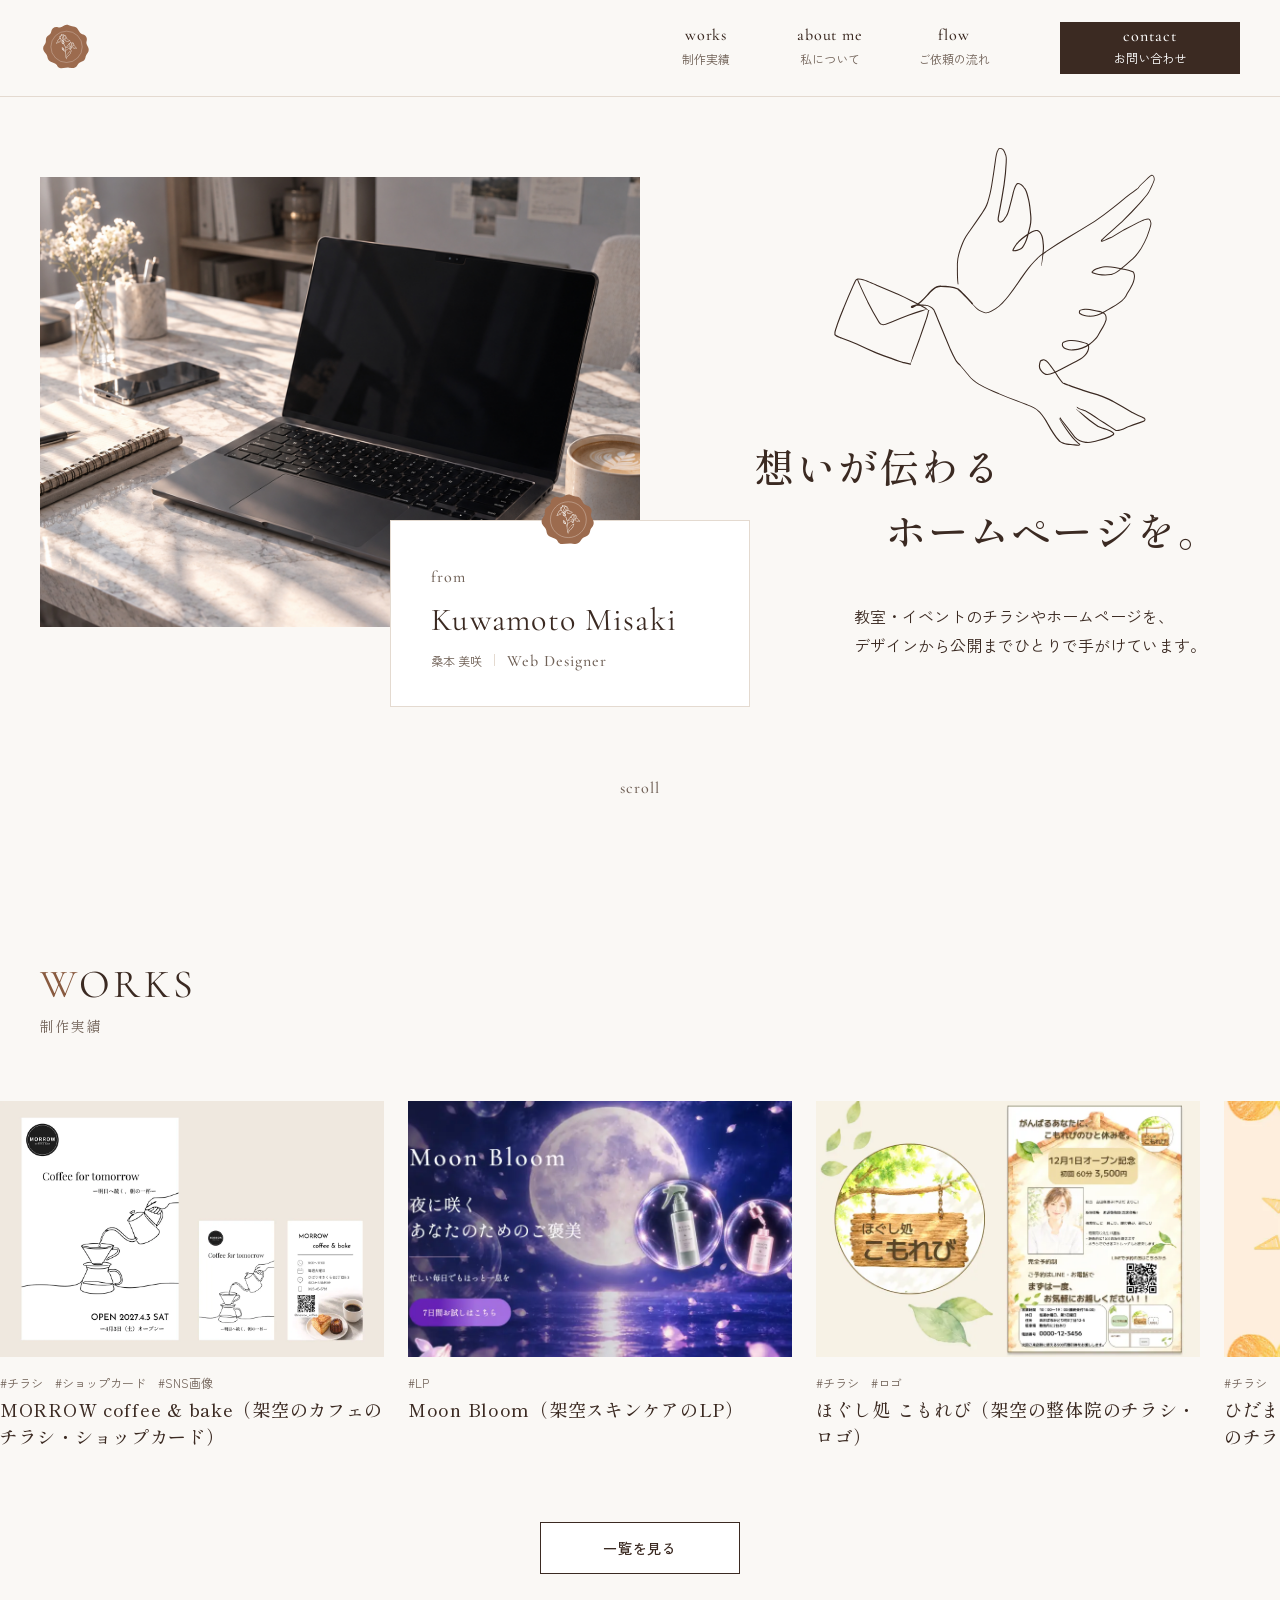
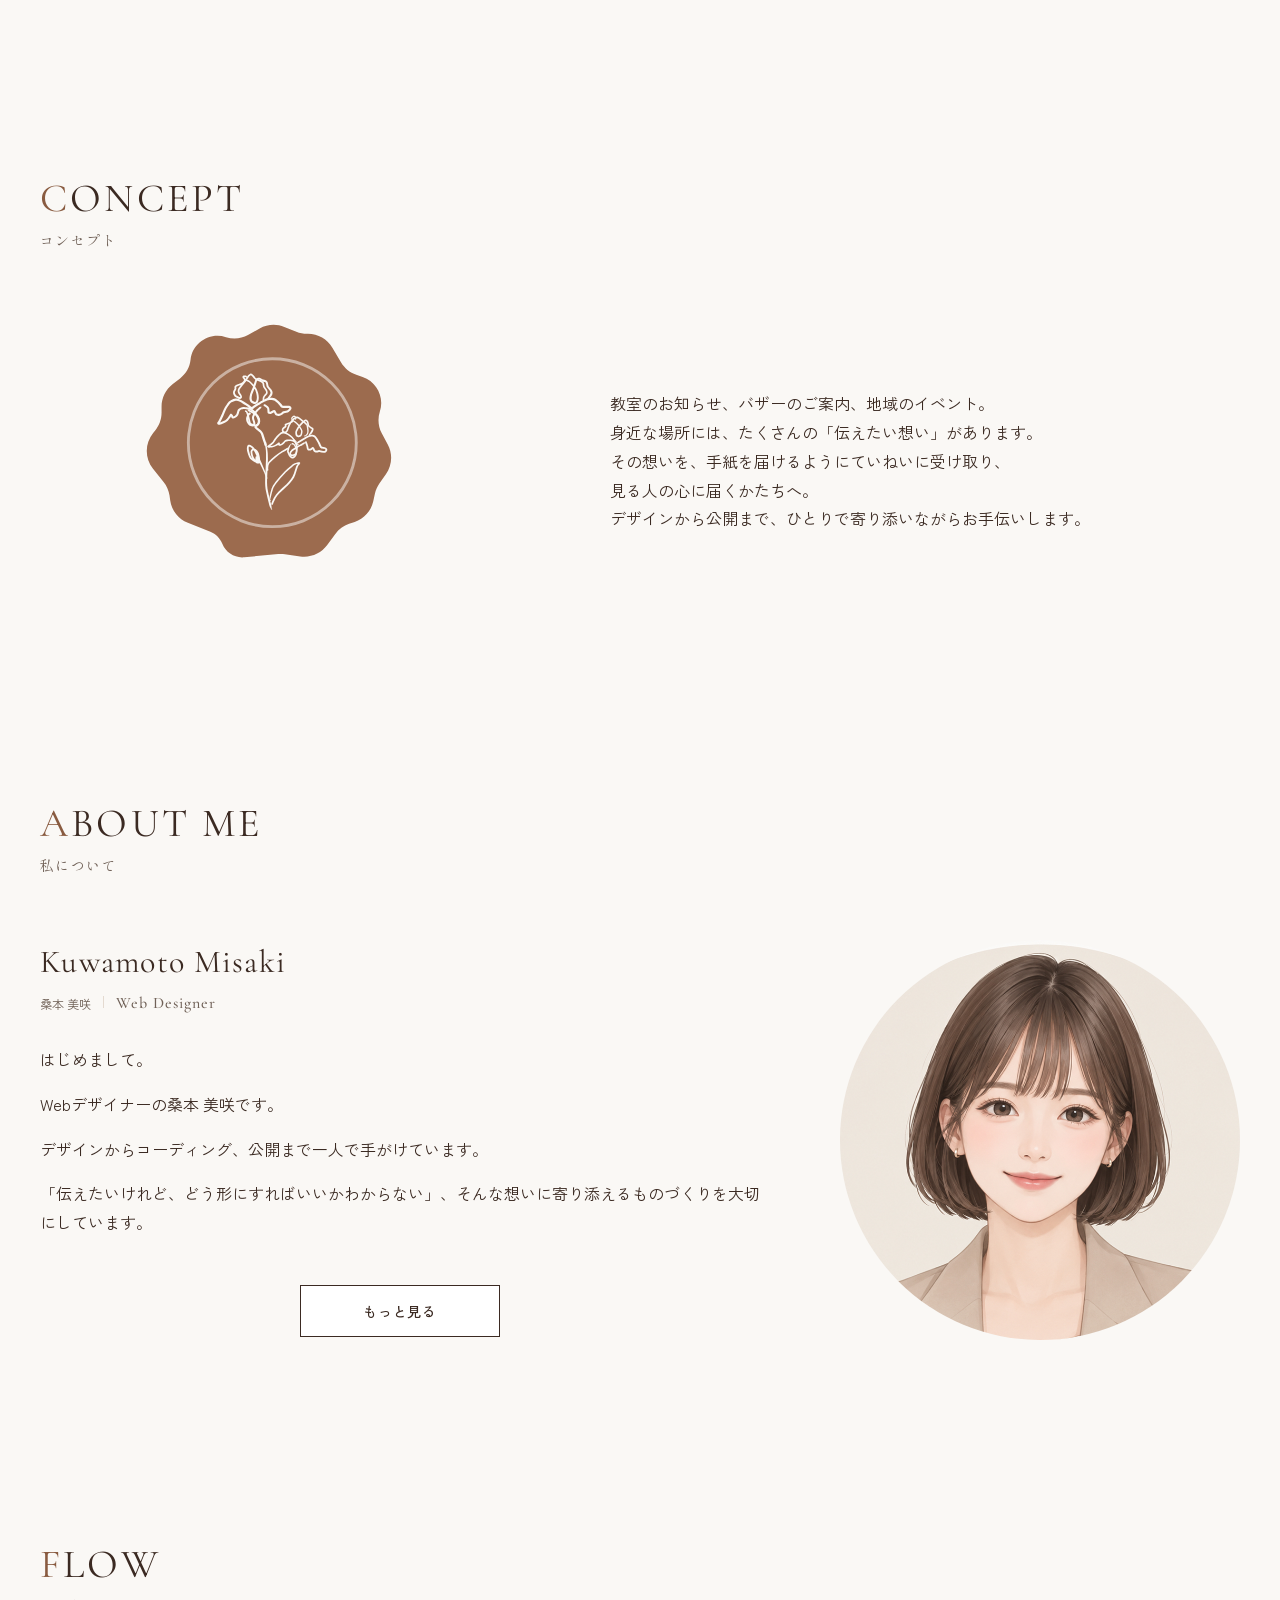
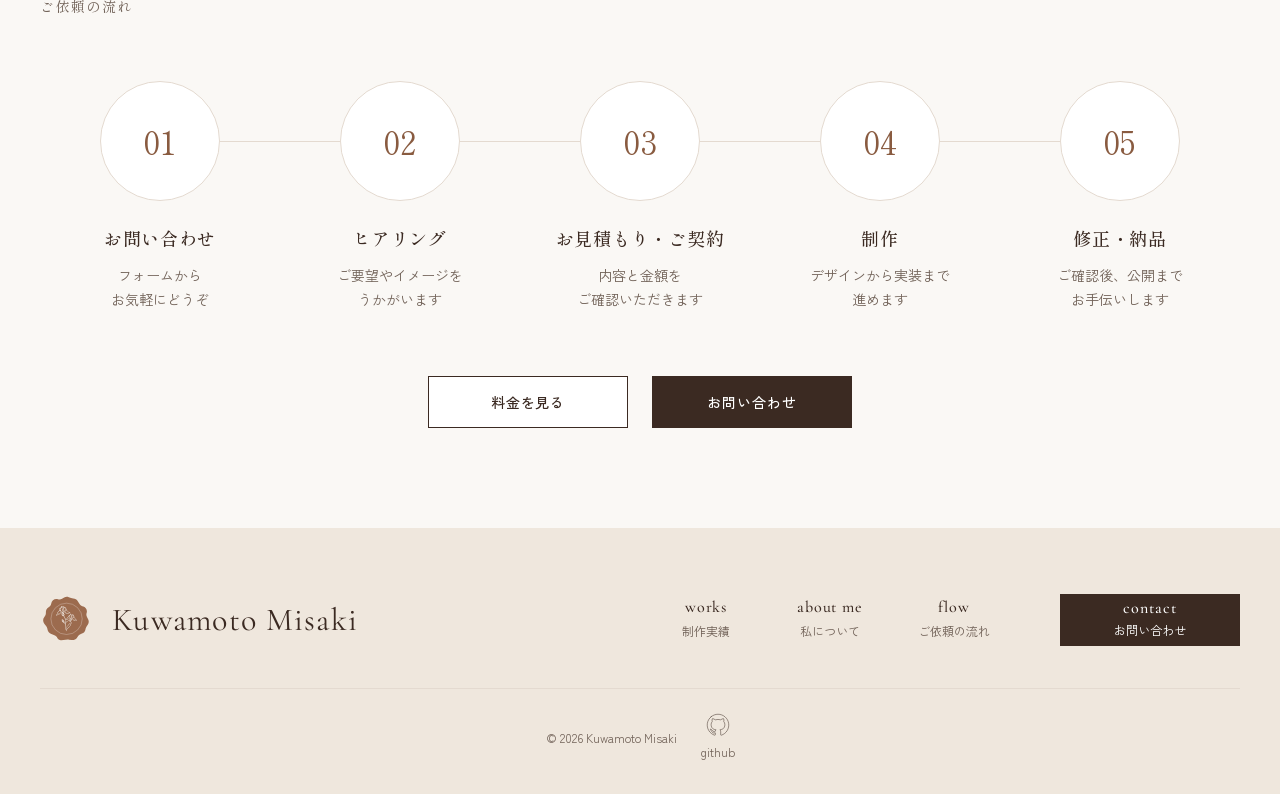
<file: docs/index.html>
<!DOCTYPE html>
<!-- ↑ 「このファイルはHTMLで書いてあるよ」とブラウザに伝える合図。必ず1行目に書く -->

<html lang="ja">
<!-- ↑ ページ全体を包む箱。lang="ja" は「日本語のページです」という意味（読み上げソフトや検索エンジンが使う） -->

<head>
    <!-- ↑ 画面には出ない「ページの設定」を書く場所 -->

    <meta charset="UTF-8">
    <!-- ↑ 文字の種類の指定。これがないと日本語が文字化けすることがある -->

    <meta name="viewport" content="width=device-width, initial-scale=1.0">
    <!-- ↑ スマホで見たときに、画面の幅に合わせて表示する設定 -->

    <title>Kuwamoto Misaki | Webデザイナー</title>
    <!-- ↑ ブラウザのタブに出る名前。検索結果のタイトルにもなる -->

    <meta name="description" content="教室・イベントのチラシやホームページを、デザインから公開までひとりで手がけるWebデザイナー、桑本美咲のポートフォリオサイトです。">
    <!-- ↑ 検索結果のタイトルの下に出る説明文 -->

    <!-- ブラウザのタブに出る小さいアイコン（favicon） -->
    <link rel="icon" href="images/logo-seal.svg" type="image/svg+xml">
    <!-- iPhone で「ホーム画面に追加」したときのアイコン -->
    <link rel="apple-touch-icon" href="images/apple-touch-icon.png">

    <!-- ===== OGP（URL を SNS などに貼ったときに出る、タイトル・説明・画像） ===== -->
    <meta property="og:type" content="website">
    <!-- ↑ ページの種類。トップページは website -->
    <meta property="og:title" content="Kuwamoto Misaki | Webデザイナー">
    <!-- ↑ サムネイルに出るタイトル -->
    <meta property="og:description" content="教室・イベントのチラシやホームページを、デザインから公開までひとりで手がけるWebデザイナー、桑本美咲のポートフォリオサイトです。">
    <!-- ↑ サムネイルに出る説明文 -->
    <meta property="og:url" content="https://misaki36.github.io/portfolio/">
    <!-- ↑ このページの URL -->
    <meta property="og:image" content="https://misaki36.github.io/portfolio/images/ogp.png">
    <!-- ↑ サムネイル画像。https:// から始まる「フルの URL」で書くのがルール -->
    <meta property="og:site_name" content="Kuwamoto Misaki">
    <!-- ↑ サイトの名前 -->
    <meta property="og:locale" content="ja_JP">
    <!-- ↑ 日本語のページという意味 -->
    <meta name="twitter:card" content="summary_large_image">
    <!-- ↑ X（旧Twitter）で、大きい画像のサムネイルにする -->

    <link rel="preconnect" href="https://fonts.googleapis.com">
    <link rel="preconnect" href="https://fonts.gstatic.com" crossorigin>
    <!-- ↑ 「このあとGoogleのフォントを使うから、先に接続の準備をしておいて」という合図。表示が少し速くなる -->

    <link
        href="https://fonts.googleapis.com/css2?family=Cormorant+Garamond:wght@400;500&family=Shippori+Mincho:wght@400;500&family=Zen+Kaku+Gothic+New:wght@400;500&display=swap"
        rel="stylesheet">
    <!-- ↑ Figmaで使った3つのフォントを読み込む。wght@400;500 は「Regular と Medium の太さだけ使う」という意味（使う太さだけにすると軽くなる） -->

    <link rel="stylesheet" href="css/style.css">
    <!-- ↑ 自分で書くCSSファイルを読み込む。フォントのあとに書くのがポイント -->

    <script>
        // ↓ ページを表示する前に、「手紙の演出を出すかどうか」を決める
        // （ページが一瞬見えてから封筒が出る…というチラつきを防ぐため、head の中に書く）
        try {
            const seen = sessionStorage.getItem('introSeen');
            // ↑ このタブで、もう演出を見たかどうか（見ていたら '1' が入っている）
            const reduce = window.matchMedia('(prefers-reduced-motion: reduce)').matches;
            // ↑ 「視差効果を減らす」がオンなら true
            if (!seen && !reduce) {
                document.documentElement.classList.add('is-intro');
                // ↑ はじめてで、動きを減らす設定でもなければ、<html> に is-intro という目印をつける
            }
        } catch (e) {
            // ↑ ブラウザの設定で記録が使えないときは、何もしない（演出なしでふつうに表示）
        }
    </script>
</head>

<body>
    <!-- ↑ 画面に表示されるものを書く場所 -->

    <!-- ==================== 最初の手紙の演出 ==================== -->
    <div class="intro">
        <div class="intro__inner">
            <!-- ↑ 封筒とスキップボタンを包む箱（封筒と同じはば） -->

            <!-- ↓ 封筒（飾りなので、読み上げソフトには読ませない） -->
            <div class="intro__envelope" aria-hidden="true">
                <div class="intro__letter">
                    <!-- ↑ 封筒の中から出てくる手紙 -->
                    <p class="intro__letter-from">from</p>
                    <p class="intro__letter-name">Kuwamoto Misaki</p>
                    <p class="intro__letter-role">桑本 美咲 ｜ Web Designer</p>
                </div>
                <div class="intro__body"></div>
                <!-- ↑ 封筒の本体（手前の部分） -->
                <div class="intro__flap"></div>
                <!-- ↑ 封筒のふた（三角の部分） -->
                <img class="intro__seal" src="images/logo-seal.svg" alt="" width="64" height="64">
                <!-- ↑ ふたをとめているシール。サイトのロゴを使う -->
            </div>

            <button class="intro__skip" type="button">スキップ</button>
            <!-- ↑ 封筒の右下に出るボタン -->
        </div>
    </div>

    <!-- ==================== ヘッダー ==================== -->
    <header class="header">
        <!-- ↑ header は「ページの頭の部分」という意味のタグ -->

        <div class="header__inner inner">
            <!-- ↑ class を2つつけている。header__inner（ヘッダー用の設定）と inner（幅をそろえる共通パーツ） -->

            <a class="header__logo" href="index.html">
                <!-- ↑ ロゴを押すとトップページに戻るリンク -->
                <img src="images/logo-seal.svg" alt="Kuwamoto Misaki トップページへ" width="56" height="56">
                <!-- ↑ alt は画像が見えない人（読み上げソフト）向けの説明。
                 width と height を書いておくと、画像を読み込む前から場所が確保されて、ページがガタッとずれない -->
            </a>

            <!-- スマホのときだけ出す、メニューを開くボタン（≡） -->
            <!-- aria-expanded：開いているか（true）閉じているか（false）を読み上げソフトに伝える
                 aria-controls：このボタンで開け閉めする場所の id -->
            <button class="header__menu-btn" type="button" aria-label="メニューを開く" aria-expanded="false"
                aria-controls="global-nav">
                <!-- ↓ button の1段内側：≡ の3本線 -->
                <span class="header__menu-line"></span>
                <span class="header__menu-line"></span>
                <span class="header__menu-line"></span>
            </button>

            <nav class="header__nav" id="global-nav" aria-label="メインメニュー">
                <!-- ↑ nav は「メニュー」という意味のタグ。aria-label で読み上げソフトに名前を伝える -->

                <ul class="header__list">
                    <!-- ↑ メニューの並び（ul = 順番のないリスト） -->
                    <li>
                        <a class="header__link" href="works.html">
                            <span class="header__link-en">works</span>
                            <span class="header__link-ja">制作実績</span>
                        </a>
                    </li>
                    <li>
                        <a class="header__link" href="about.html">
                            <span class="header__link-en">about me</span>
                            <span class="header__link-ja">私について</span>
                        </a>
                    </li>
                    <li>
                        <a class="header__link" href="contact.php#flow">
                            <!-- ↑ #flow は「contact.php の中の flow という場所まで飛ぶ」という意味 -->
                            <span class="header__link-en">flow</span>
                            <span class="header__link-ja">ご依頼の流れ</span>
                        </a>
                    </li>
                </ul>

                <a class="header__contact" href="contact.php#contact">
                    <!-- ↑ お問い合わせボタン -->
                    <span class="header__contact-en">contact</span>
                    <span class="header__contact-ja">お問い合わせ</span>
                </a>

            </nav>
        </div>
    </header>

    <!-- ==================== メイン（ページの中身） ==================== -->
    <main>
        <!-- ↑ main は「このページのいちばん大事な中身」という意味のタグ。1ページに1つだけ -->

        <!-- ========== FV ========== -->
        <section class="fv">
            <!-- ↑ section は「ひとまとまりの区切り」という意味のタグ -->

            <div class="fv__inner inner">

                <!-- ===== 左：写真と手紙のカード ===== -->
                <div class="fv__photo-wrap">
                    <!-- ↑ 写真とカードをまとめる箱。カードの位置の基準になる -->

                    <img class="fv__photo" src="images/fv-photo.jpg" alt="ノートパソコンとコーヒーが置かれた作業机" width="690" height="448"
                        fetchpriority="high">
                    <!-- ↑ fetchpriority="high" は「この画像を最初に読み込んでね」というお願い。FVの写真はいちばん先に見えるので -->

                    <div class="fv__card">
                        <!-- ↑ 手紙のカード -->
                        <img class="fv__seal" src="images/logo-seal.svg" alt="" width="64" height="64">
                        <!-- ↑ カードの上のシーリング。飾りなので alt は空っぽ -->
                        <p class="fv__card-from">from</p>
                        <p class="fv__card-name">Kuwamoto Misaki</p>
                        <p class="fv__card-role">
                            <span class="fv__card-ja">桑本 美咲</span>
                            <span class="fv__card-en">Web Designer</span>
                        </p>
                    </div>

                </div>

                <!-- ===== 右：鳩の絵・キャッチ・リード文 ===== -->
                <div class="fv__content">

                    <img class="fv__bird" src="images/illust-bird.svg" alt="" width="447" height="259">
                    <!-- ↑ 鳩の絵。飾りなので alt は空っぽ -->
                    <h1 class="fv__catch">
                        <!-- ↑ h1 は「ページでいちばん大事な見出し」。1ページに1つだけ使う -->
                        <span class="fv__catch-line">想いが伝わる</span>
                        <span class="fv__catch-line fv__catch-line--indent">ホームページを。</span>
                        <!-- ↑ indent は「字下げしたバージョン」という意味の名前。2行目だけ右にずらす -->
                    </h1>

                    <p class="fv__lead">
                        教室・イベントのチラシやホームページを、<br>
                        デザインから公開までひとりで手がけています。
                    </p>

                </div>

            </div>

            <p class="fv__scroll">scroll</p>
            <!-- ↑ 下にスクロールできることを伝える文字 -->

        </section>

        <!-- ========== WORKS ========== -->
        <section class="works section" id="works">
            <!-- ↑ id="works" は、このセクションにつけた名札。あとでリンクで飛ぶときに使う -->

            <div class="inner">
                <h2 class="section-title">
                    <span class="section-title__en">WORKS</span>
                    <span class="section-title__ja">制作実績</span>
                </h2>
            </div>

            <div class="works__slider">
                <!-- ↑ カードが流れる「窓」 -->
                <ul class="works__list">

                    <li>
                        <!-- MORROW のカード（押すと作品ページへ） -->
                        <a class="work-card" href="work-morrow.html">
                            <div class="work-card__thumb">
                                <img src="images/works/morrow/thumb.webp" alt="" width="1200" height="800"
                                    loading="lazy">
                            </div>
                            <p class="work-card__tag">#チラシ　#ショップカード　#SNS画像</p>
                            <p class="work-card__title">MORROW coffee &amp; bake（架空のカフェのチラシ・ショップカード）</p>
                        </a>
                    </li>

                    <li>
                        <!-- Moon Bloom のカード（押すと作品ページへ） -->
                        <a class="work-card" href="work-moon-bloom.html">
                            <div class="work-card__thumb">
                                <img src="images/works/moon-bloom/thumb.webp" alt="" width="800" height="553"
                                    loading="lazy">
                            </div>
                            <p class="work-card__tag">#LP</p>
                            <p class="work-card__title">Moon Bloom（架空スキンケアのLP）</p>
                        </a>
                    </li>
                    <li>
                        <!-- こもれびのカード（押すと作品ページへ） -->
                        <a class="work-card" href="work-komorebi.html">
                            <div class="work-card__thumb">
                                <img src="images/works/komorebi/thumb.webp" alt="" width="800" height="553"
                                    loading="lazy">
                            </div>
                            <p class="work-card__tag">#チラシ　#ロゴ</p>
                            <p class="work-card__title">ほぐし処 こもれび（架空の整体院のチラシ・ロゴ）</p>
                        </a>
                    </li>
                    <li>
                        <!-- ひだまりマルシェのカード（押すと作品ページへ） -->
                        <a class="work-card" href="work-hidamari.html">
                            <div class="work-card__thumb">
                                <img src="images/works/hidamari/thumb.webp" alt="" width="800" height="553"
                                    loading="lazy">
                            </div>
                            <p class="work-card__tag">#チラシ</p>
                            <p class="work-card__title">ひだまりマルシェ（架空の手づくりマルシェのチラシ）</p>
                        </a>
                    </li>

                    <li>
                        <!-- MORROW のカード（押すと作品ページへ） -->
                        <a class="work-card" href="work-morrow.html">
                            <div class="work-card__thumb">
                                <img src="images/works/morrow/thumb.webp" alt="" width="1200" height="800"
                                    loading="lazy">
                            </div>
                            <p class="work-card__tag">#チラシ　#ショップカード　#SNS画像</p>
                            <p class="work-card__title">MORROW coffee &amp; bake（架空のカフェのチラシ・ショップカード）</p>
                        </a>
                    </li>

                    <li>
                        <!-- Moon Bloom のカード（押すと作品ページへ） -->
                        <a class="work-card" href="work-moon-bloom.html">
                            <div class="work-card__thumb">
                                <img src="images/works/moon-bloom/thumb.webp" alt="" width="800" height="553"
                                    loading="lazy">
                            </div>
                            <p class="work-card__tag">#LP</p>
                            <p class="work-card__title">Moon Bloom（架空スキンケアのLP）</p>
                        </a>
                    </li>
                    <li>
                        <!-- こもれびのカード（押すと作品ページへ） -->
                        <a class="work-card" href="work-komorebi.html">
                            <div class="work-card__thumb">
                                <img src="images/works/komorebi/thumb.webp" alt="" width="800" height="553"
                                    loading="lazy">
                            </div>
                            <p class="work-card__tag">#チラシ　#ロゴ</p>
                            <p class="work-card__title">ほぐし処 こもれび（架空の整体院のチラシ・ロゴ）</p>
                        </a>
                    </li>
                    <li>
                        <!-- ひだまりマルシェのカード（押すと作品ページへ） -->
                        <a class="work-card" href="work-hidamari.html">
                            <div class="work-card__thumb">
                                <img src="images/works/hidamari/thumb.webp" alt="" width="800" height="553"
                                    loading="lazy">
                            </div>
                            <p class="work-card__tag">#チラシ</p>
                            <p class="work-card__title">ひだまりマルシェ（架空の手づくりマルシェのチラシ）</p>
                        </a>
                    </li>

                </ul>
            </div>

            <div class="works__btn-wrap">
                <a class="btn btn--sub" href="works.html">一覧を見る</a>
            </div>

        </section>

        <!-- ========== CONCEPT ========== -->
        <section class="concept section" id="concept">

            <div class="inner">

                <h2 class="section-title">
                    <span class="section-title__en">CONCEPT</span>
                    <span class="section-title__ja">コンセプト</span>
                </h2>

                <div class="concept__body">
                    <!-- ↑ シーリングと文章を横に並べる箱 -->

                    <img class="concept__seal" src="images/logo-seal.svg" alt="" width="300" height="300">
                    <!-- ↑ 大きなシーリング。ロゴと同じ画像を、大きく表示している。飾りなので alt は空っぽ -->

                    <!-- コンセプトの文章（段落ごとに p で分ける。br は PC 用の改行） -->
                    <div class="concept__desc">
                        <!-- ↓ div.concept__desc の1段内側 -->
                        <p>教室のお知らせ、バザーのご案内、地域のイベント。<br>身近な場所には、たくさんの「伝えたい想い」があります。</p>
                        <p>その想いを、手紙を届けるようにていねいに受け取り、<br>見る人の心に届くかたちへ。</p>
                        デザインから公開まで、ひとりで寄り添いながら<span class="concept__phrase">お手伝いします。</span>
                    </div>
                </div>

            </div>

        </section>

        <!-- ========== ABOUT ME ========== -->
        <section class="about section" id="about">

            <div class="inner">

                <h2 class="section-title">
                    <span class="section-title__en">ABOUT ME</span>
                    <span class="section-title__ja">私について</span>
                </h2>

                <div class="about__body">
                    <!-- ↑ 左に文章、右に写真を並べる箱 -->

                    <div class="about__text">
                        <p class="about__name">Kuwamoto Misaki</p>
                        <p class="about__role">
                            <span class="about__role-ja">桑本 美咲</span>
                            <span class="about__role-en">Web Designer</span>
                        </p>
                        <!-- 自己紹介の文章（段落ごとに p で分ける） -->
                        <div class="about__desc">
                            <!-- ↓ div.about__desc の1段内側 -->
                            <p>はじめまして。</p>
                            <p>Webデザイナーの桑本 美咲です。</p>
                            <p>デザインからコーディング、公開まで一人で手がけています。</p>
                            <p>「伝えたいけれど、どう形にすればいいかわからない」、そんな想いに寄り添えるものづくりを大切にしています。</p>
                        </div>
                        <a class="btn btn--sub about__btn" href="about.html">もっと見る</a>
                        <!-- ↑ class を3つ。btn（ボタンの形）・白いボタン用の class・about__btn（このボタンだけの余白） -->
                    </div>

                    <img class="about__photo" src="images/about-photo.jpg" alt="桑本美咲のプロフィール画像" width="400" height="400"
                        loading="lazy">
                    <!-- ↑ loading="lazy" は「画面に近づいてから読み込んでね」というお願い。
                   ページの下のほうの画像につけると、最初の表示が速くなる -->

                </div>

            </div>

        </section>

        <!-- ========== FLOW ========== -->
        <section class="flow section" id="flow">

            <div class="inner">

                <h2 class="section-title">
                    <span class="section-title__en">FLOW</span>
                    <span class="section-title__ja">ご依頼の流れ</span>
                </h2>

                <ol class="flow__list">
                    <!-- ↑ ol は「順番のあるリスト」。ul（順番なし）とちがって、1→2→3…と順番に意味があるときに使う -->

                    <li class="flow__item">
                        <span class="flow__num">01</span>
                        <h3 class="flow__title">お問い合わせ</h3>
                        <p class="flow__text">フォームから<br>お気軽にどうぞ</p>
                    </li>

                    <li class="flow__item">
                        <span class="flow__num">02</span>
                        <h3 class="flow__title">ヒアリング</h3>
                        <p class="flow__text">ご要望やイメージを<br>うかがいます</p>
                    </li>

                    <li class="flow__item">
                        <span class="flow__num">03</span>
                        <h3 class="flow__title"><span class="flow__phrase">お見積もり・</span><span
                                class="flow__phrase">ご契約</span></h3>
                        <p class="flow__text">内容と金額を<br>ご確認いただきます</p>
                    </li>

                    <li class="flow__item">
                        <span class="flow__num">04</span>
                        <h3 class="flow__title">制作</h3>
                        <p class="flow__text">デザインから実装まで<br>進めます</p>
                    </li>

                    <li class="flow__item">
                        <span class="flow__num">05</span>
                        <h3 class="flow__title">修正・納品</h3>
                        <p class="flow__text">ご確認後、公開まで<br>お手伝いします</p>
                    </li>

                </ol>

                <div class="flow__btns">
                    <a class="btn btn--sub" href="contact.php#price">料金を見る</a>
                    <a class="btn btn--main" href="contact.php#contact">お問い合わせ</a>
                </div>

            </div>

        </section>

    </main>

    <!-- ==================== フッター ==================== -->
    <footer class="footer">
        <!-- ↑ footer は「ページの終わりの部分」という意味のタグ -->

        <div class="footer__inner inner">

            <!-- ===== 上の段：ロゴと名前／メニュー ===== -->
            <div class="footer__top">

                <a class="footer__brand" href="index.html">
                    <img src="images/logo-seal.svg" alt="" width="56" height="56">
                    <!-- ↑ alt="" （空っぽ）にしているのは、すぐ横に名前の文字があるから。
                   読み上げソフトが「ロゴ、Kuwamoto Misaki」と2回読まないようにするため -->
                    <span class="footer__name">Kuwamoto Misaki</span>
                </a>

                <nav class="header__nav" aria-label="フッターメニュー">
                    <!-- ↑ ヘッダーのメニューとまったく同じ見た目なので、ヘッダー用の class を使い回す -->
                    <ul class="header__list">
                        <li>
                            <a class="header__link" href="works.html">
                                <span class="header__link-en">works</span>
                                <span class="header__link-ja">制作実績</span>
                            </a>
                        </li>
                        <li>
                            <a class="header__link" href="about.html">
                                <span class="header__link-en">about me</span>
                                <span class="header__link-ja">私について</span>
                            </a>
                        </li>
                        <li>
                            <a class="header__link" href="contact.php#flow">
                                <span class="header__link-en">flow</span>
                                <span class="header__link-ja">ご依頼の流れ</span>
                            </a>
                        </li>
                    </ul>
                    <a class="header__contact" href="contact.php#contact">
                        <span class="header__contact-en">contact</span>
                        <span class="header__contact-ja">お問い合わせ</span>
                    </a>
                </nav>

            </div>

            <!-- ===== 下の段：左にコピーライト、右に GitHub ===== -->
            <div class="footer__bottom">
                <!-- ↓ div.footer__bottom の1段内側 -->
                <small class="footer__copy">&copy; 2026 Kuwamoto Misaki</small>
                <!-- ↑ small は「著作権表示」に使うタグ。&copy; は © マーク -->
                <ul class="footer__sns">
                    <li>
                        <a class="footer__sns-link" href="https://github.com/misaki36" target="_blank"
                            rel="noopener noreferrer">
                            <img src="images/icon-github.svg" alt="" width="24" height="24">
                            <span>github</span>
                        </a>
                    </li>
                </ul>
            </div>
        </div>
    </footer>

    <script src="js/main.js" defer></script>
    <!-- ↑ JavaScriptファイルを読み込む。defer は「HTMLを全部読み終わってから動かしてね」という意味 -->
</body>

</html>
</file>
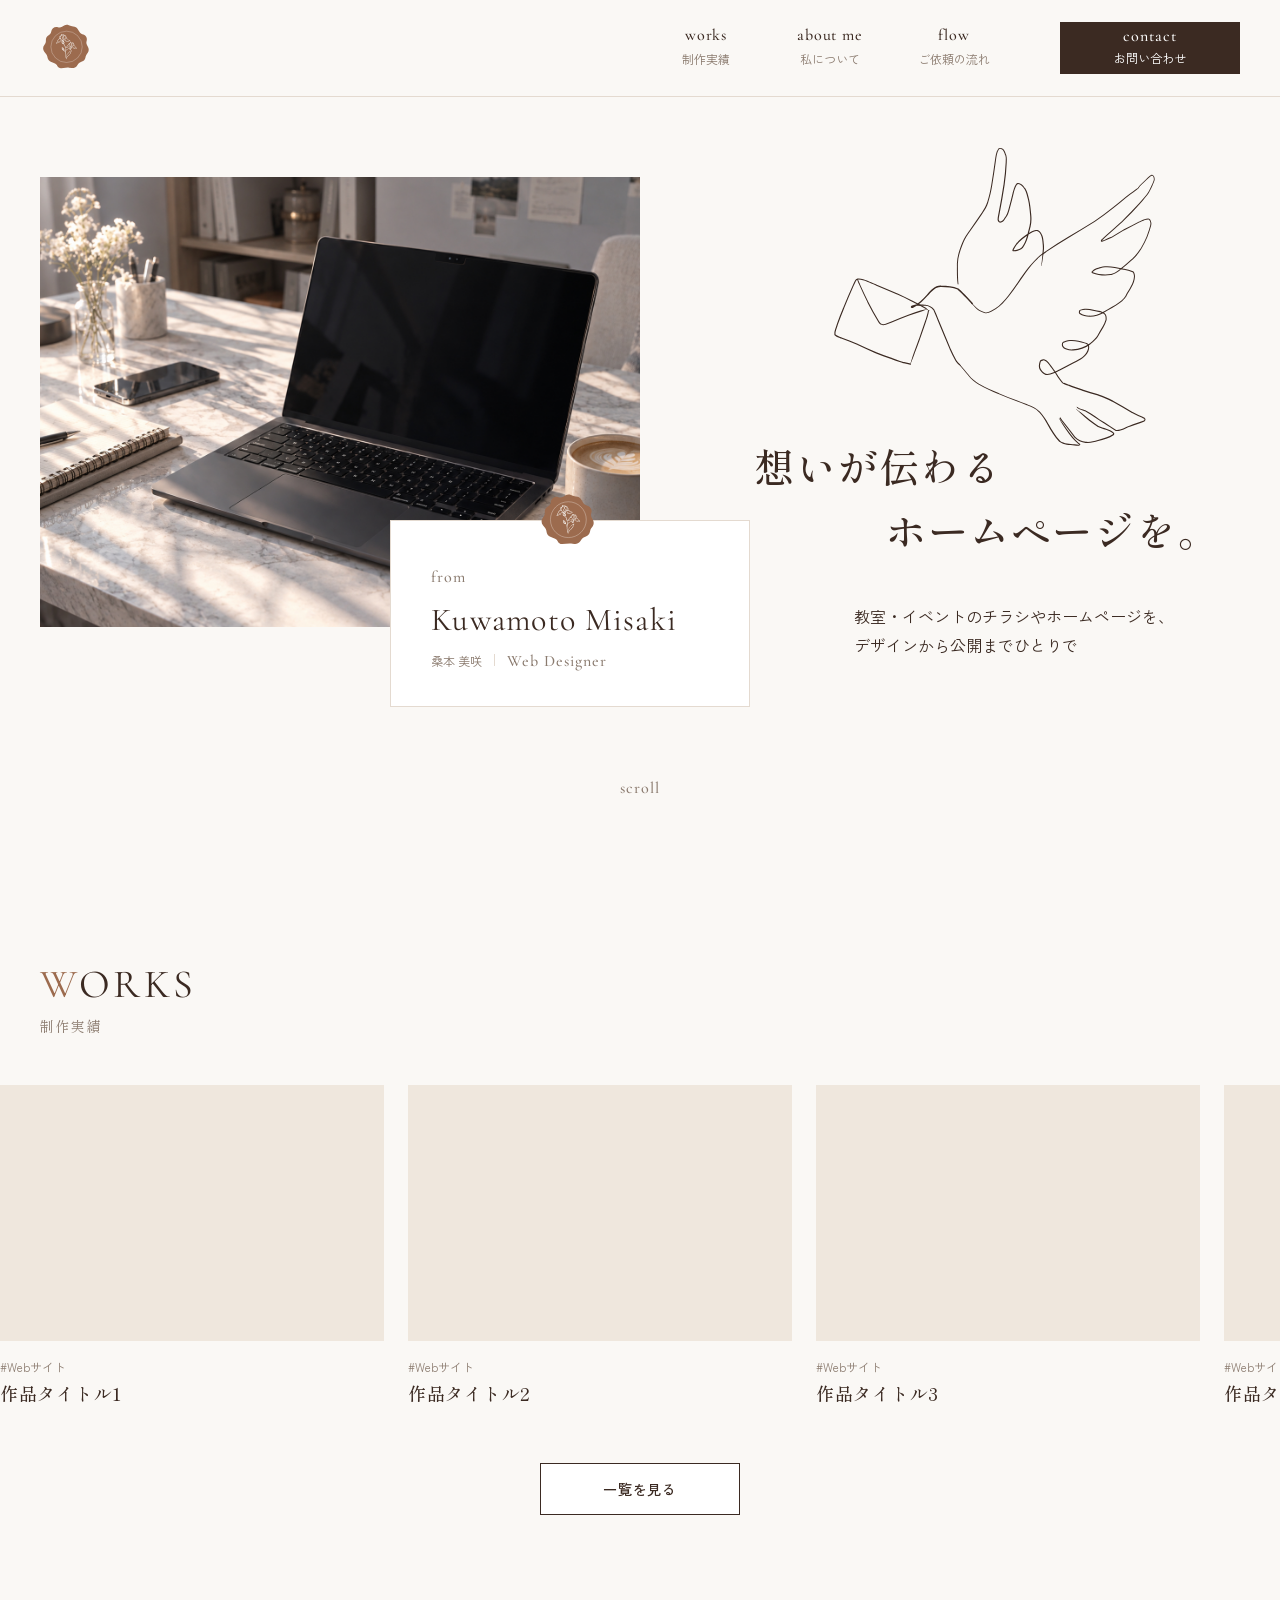
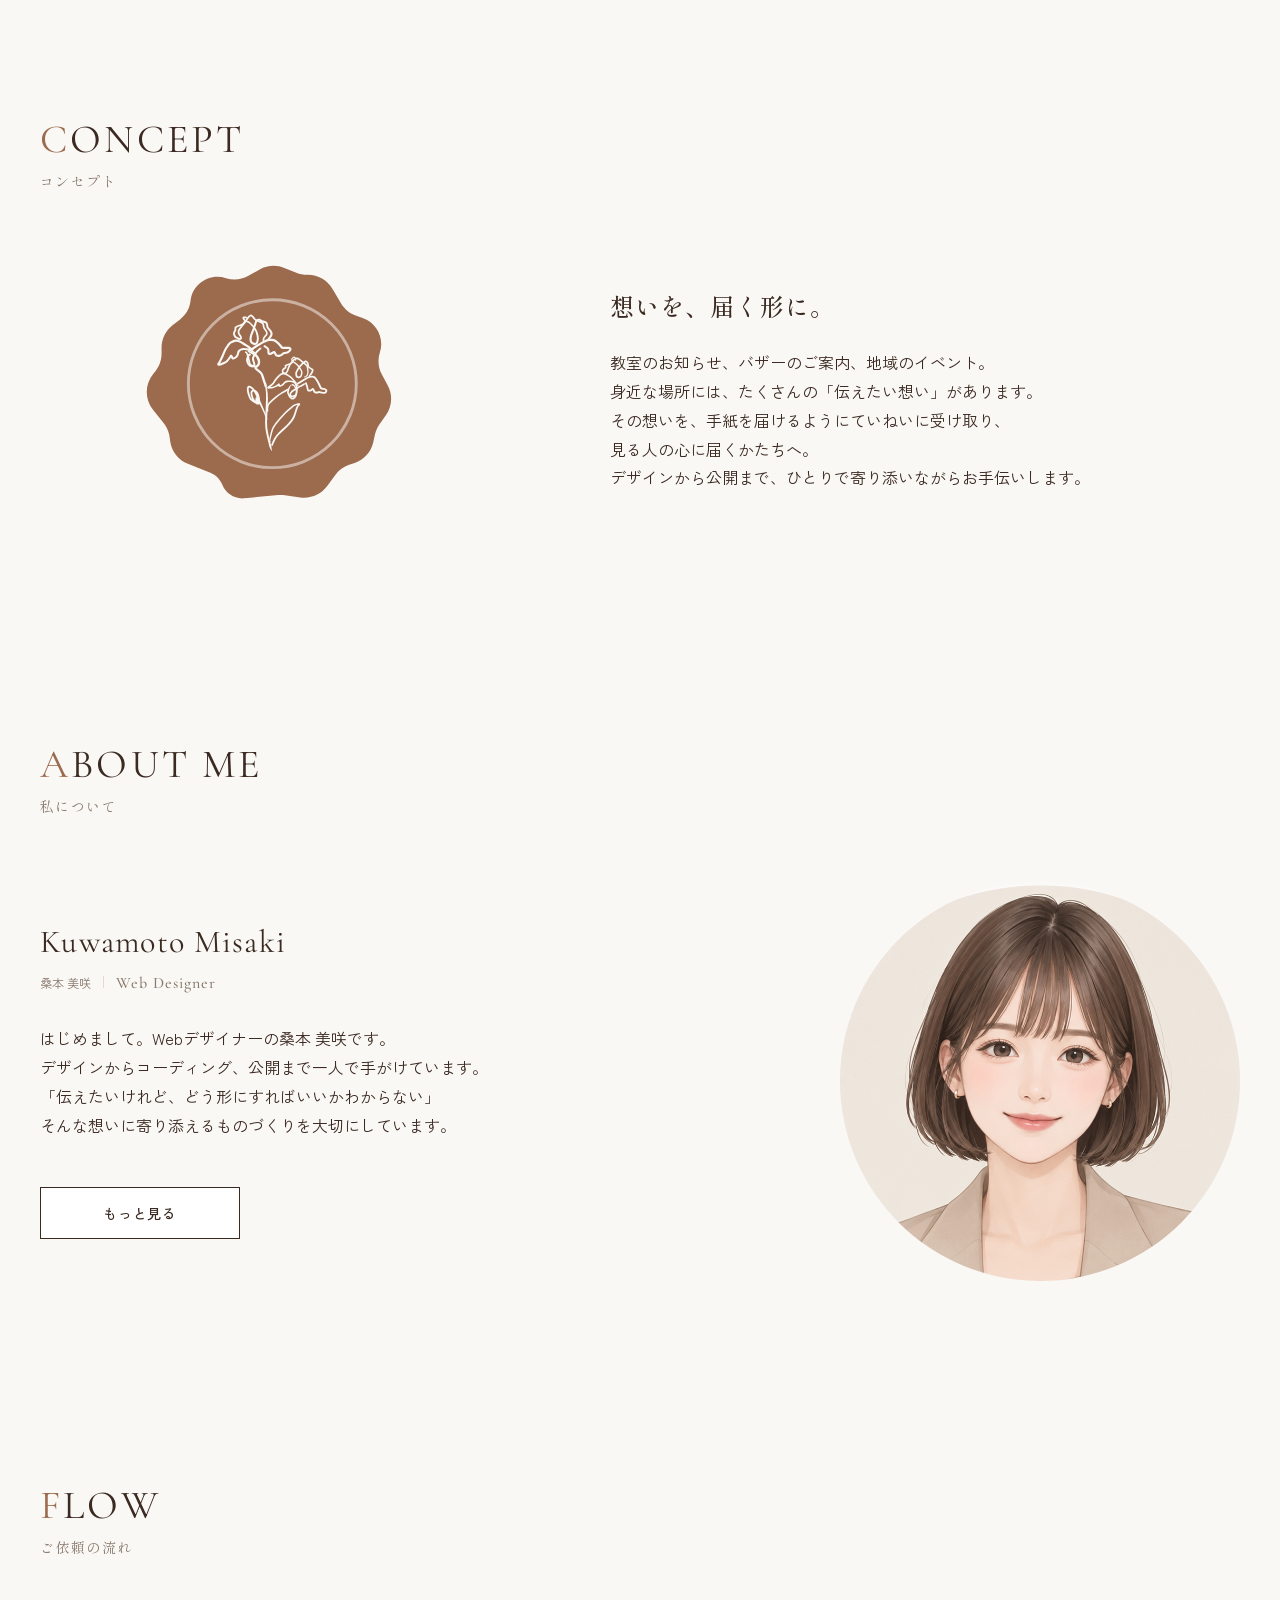
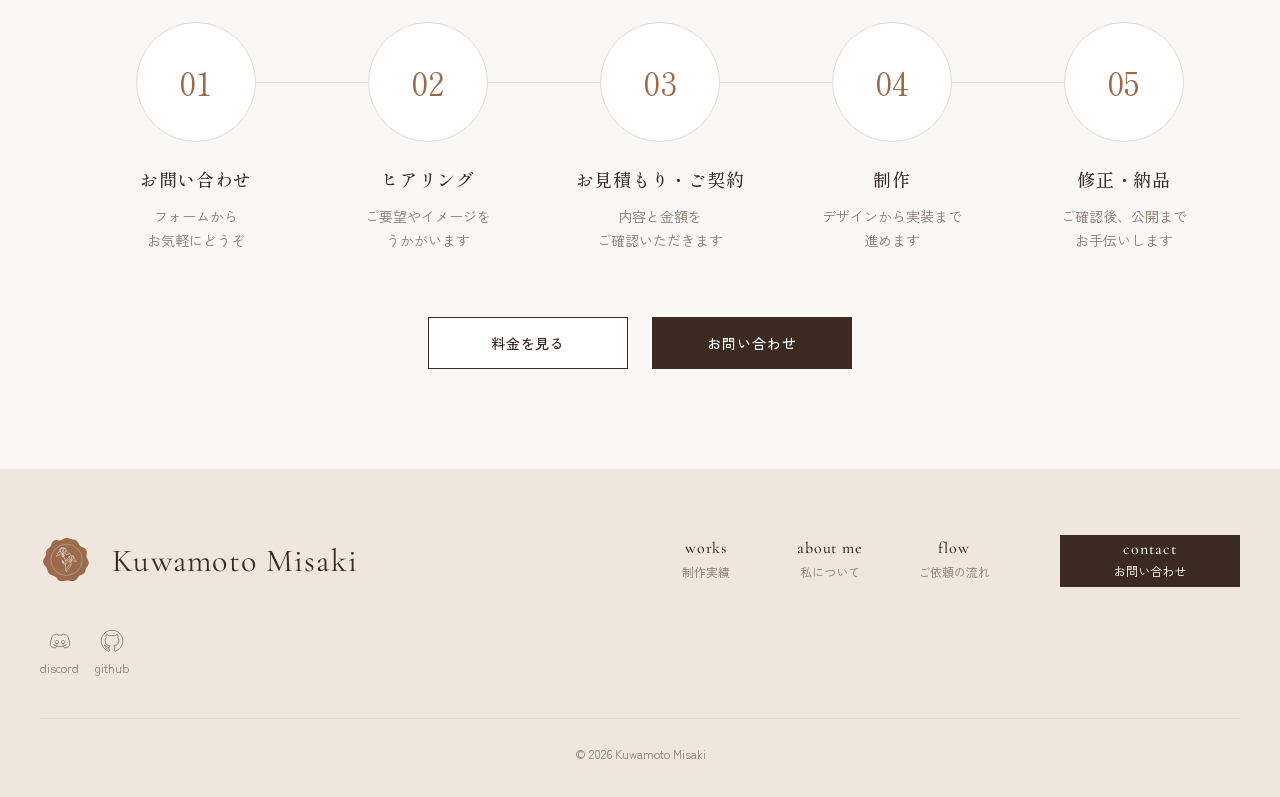
<file: public/index.html>
<!DOCTYPE html>
<!-- ↑ 「このファイルはHTMLで書いてあるよ」とブラウザに伝える合図。必ず1行目に書く -->

<html lang="ja">
<!-- ↑ ページ全体を包む箱。lang="ja" は「日本語のページです」という意味（読み上げソフトや検索エンジンが使う） -->

<head>
    <!-- ↑ 画面には出ない「ページの設定」を書く場所 -->

    <meta charset="UTF-8">
    <!-- ↑ 文字の種類の指定。これがないと日本語が文字化けすることがある -->

    <meta name="viewport" content="width=device-width, initial-scale=1.0">
    <!-- ↑ スマホで見たときに、画面の幅に合わせて表示する設定 -->

    <title>Kuwamoto Misaki | Webデザイナー</title>
    <!-- ↑ ブラウザのタブに出る名前。検索結果のタイトルにもなる -->

    <meta name="description" content="教室・イベントのチラシやホームページを、デザインから公開までひとりで手がけるWebデザイナー、桑本美咲のポートフォリオサイトです。">
    <!-- ↑ 検索結果のタイトルの下に出る説明文 -->

    <link rel="preconnect" href="https://fonts.googleapis.com">
    <link rel="preconnect" href="https://fonts.gstatic.com" crossorigin>
    <!-- ↑ 「このあとGoogleのフォントを使うから、先に接続の準備をしておいて」という合図。表示が少し速くなる -->

    <link
        href="https://fonts.googleapis.com/css2?family=Cormorant+Garamond:wght@400;500&family=Shippori+Mincho:wght@400;500&family=Zen+Kaku+Gothic+New:wght@400;500&display=swap"
        rel="stylesheet">
    <!-- ↑ Figmaで使った3つのフォントを読み込む。wght@400;500 は「Regular と Medium の太さだけ使う」という意味（使う太さだけにすると軽くなる） -->

    <link rel="stylesheet" href="css/style.css">
    <!-- ↑ 自分で書くCSSファイルを読み込む。フォントのあとに書くのがポイント -->
</head>

<body>
    <!-- ↑ 画面に表示されるものを書く場所 -->

    <!-- ==================== ヘッダー ==================== -->
    <header class="header">
        <!-- ↑ header は「ページの頭の部分」という意味のタグ -->

        <div class="header__inner inner">
            <!-- ↑ class を2つつけている。header__inner（ヘッダー用の設定）と inner（幅をそろえる共通パーツ） -->

            <a class="header__logo" href="index.html">
                <!-- ↑ ロゴを押すとトップページに戻るリンク -->
                <img src="images/logo-seal.svg" alt="Kuwamoto Misaki トップページへ" width="56" height="56">
                <!-- ↑ alt は画像が見えない人（読み上げソフト）向けの説明。
                 width と height を書いておくと、画像を読み込む前から場所が確保されて、ページがガタッとずれない -->
            </a>

            <nav class="header__nav" aria-label="メインメニュー">
                <!-- ↑ nav は「メニュー」という意味のタグ。aria-label で読み上げソフトに名前を伝える -->

                <ul class="header__list">
                    <!-- ↑ メニューの並び（ul = 順番のないリスト） -->
                    <li>
                        <a class="header__link" href="works.html">
                            <span class="header__link-en">works</span>
                            <span class="header__link-ja">制作実績</span>
                        </a>
                    </li>
                    <li>
                        <a class="header__link" href="about.html">
                            <span class="header__link-en">about me</span>
                            <span class="header__link-ja">私について</span>
                        </a>
                    </li>
                    <li>
                        <a class="header__link" href="contact.php#flow">
                            <!-- ↑ #flow は「contact.php の中の flow という場所まで飛ぶ」という意味 -->
                            <span class="header__link-en">flow</span>
                            <span class="header__link-ja">ご依頼の流れ</span>
                        </a>
                    </li>
                </ul>

                <a class="header__contact" href="contact.php">
                    <!-- ↑ お問い合わせボタン -->
                    <span class="header__contact-en">contact</span>
                    <span class="header__contact-ja">お問い合わせ</span>
                </a>

            </nav>
        </div>
    </header>

    <!-- ==================== メイン（ページの中身） ==================== -->
    <main>
        <!-- ↑ main は「このページのいちばん大事な中身」という意味のタグ。1ページに1つだけ -->

        <!-- ========== FV ========== -->
        <section class="fv">
            <!-- ↑ section は「ひとまとまりの区切り」という意味のタグ -->

            <div class="fv__inner inner">

                <!-- ----- 左：写真と手紙のカード ----- -->
                <div class="fv__photo-wrap">
                    <!-- ↑ 写真とカードをまとめる箱。カードの位置の基準になる -->

                    <img class="fv__photo" src="images/fv-photo.jpg" alt="ノートパソコンとコーヒーが置かれた作業机" width="690" height="448"
                        fetchpriority="high">
                    <!-- ↑ fetchpriority="high" は「この画像を最初に読み込んでね」というお願い。FVの写真はいちばん先に見えるので -->

                    <div class="fv__card">
                        <!-- ↑ 手紙のカード -->
                        <img class="fv__seal" src="images/logo-seal.svg" alt="" width="64" height="64">
                        <!-- ↑ カードの上のシーリング。飾りなので alt は空っぽ -->
                        <p class="fv__card-from">from</p>
                        <p class="fv__card-name">Kuwamoto Misaki</p>
                        <p class="fv__card-role">
                            <span class="fv__card-ja">桑本 美咲</span>
                            <span class="fv__card-en">Web Designer</span>
                        </p>
                    </div>

                </div>

                <!-- ----- 右：鳩の絵・キャッチ・リード文 ----- -->
                <div class="fv__content">

                    <img class="fv__bird" src="images/illust-bird.svg" alt="" width="447" height="259">
                    <!-- ↑ 鳩の絵。飾りなので alt は空っぽ。あとで線が描かれる動きをつける -->

                    <h1 class="fv__catch">
                        <!-- ↑ h1 は「ページでいちばん大事な見出し」。1ページに1つだけ使う -->
                        <span class="fv__catch-line">想いが伝わる</span>
                        <span class="fv__catch-line fv__catch-line--indent">ホームページを。</span>
                        <!-- ↑ --indent は「字下げしたバージョン」という意味の名前。2行目だけ右にずらす -->
                    </h1>

                    <p class="fv__lead">
                        教室・イベントのチラシやホームページを、<br>
                        デザインから公開までひとりで
                    </p>

                </div>

            </div>

            <p class="fv__scroll">scroll</p>
            <!-- ↑ 下にスクロールできることを伝える文字 -->

        </section>

        <!-- ========== WORKS ========== -->
        <section class="works section" id="works">
            <!-- ↑ id="works" は、このセクションにつけた名札。あとでリンクで飛ぶときに使う -->

            <div class="inner">
                <h2 class="section-title">
                    <span class="section-title__en">WORKS</span>
                    <span class="section-title__ja">制作実績</span>
                </h2>
            </div>

            <div class="works__slider">
                <!-- ↑ カードが流れる「窓」 -->
                <ul class="works__list">

                    <li>
                        <a class="work-card" href="work-detail.html">
                            <div class="work-card__thumb"></div>
                            <p class="work-card__tag">#Webサイト</p>
                            <h3 class="work-card__title">作品タイトル1</h3>
                        </a>
                    </li>
                    <li>
                        <a class="work-card" href="work-detail.html">
                            <div class="work-card__thumb"></div>
                            <p class="work-card__tag">#Webサイト</p>
                            <h3 class="work-card__title">作品タイトル2</h3>
                        </a>
                    </li>
                    <li>
                        <a class="work-card" href="work-detail.html">
                            <div class="work-card__thumb"></div>
                            <p class="work-card__tag">#Webサイト</p>
                            <h3 class="work-card__title">作品タイトル3</h3>
                        </a>
                    </li>
                    <li>
                        <a class="work-card" href="work-detail.html">
                            <div class="work-card__thumb"></div>
                            <p class="work-card__tag">#Webサイト</p>
                            <h3 class="work-card__title">作品タイトル4</h3>
                        </a>
                    </li>
                    <li>
                        <a class="work-card" href="work-detail.html">
                            <div class="work-card__thumb"></div>
                            <p class="work-card__tag">#Webサイト</p>
                            <h3 class="work-card__title">作品タイトル5</h3>
                        </a>
                    </li>
                    <li>
                        <a class="work-card" href="work-detail.html">
                            <div class="work-card__thumb"></div>
                            <p class="work-card__tag">#Webサイト</p>
                            <h3 class="work-card__title">作品タイトル6</h3>
                        </a>
                    </li>

                </ul>
            </div>

            <div class="works__btn-wrap">
                <a class="btn btn--sub" href="works.html">一覧を見る</a>
            </div>

            </ul>

        </section>

        <!-- ========== CONCEPT ========== -->
        <section class="concept section" id="concept">

            <div class="inner">

                <h2 class="section-title">
                    <span class="section-title__en">CONCEPT</span>
                    <span class="section-title__ja">コンセプト</span>
                </h2>

                <div class="concept__body">
                    <!-- ↑ シーリングと文章を横に並べる箱 -->

                    <img class="concept__seal" src="images/logo-seal.svg" alt="" width="300" height="300">
                    <!-- ↑ 大きなシーリング。ロゴと同じ画像を、大きく表示している。飾りなので alt は空っぽ -->

                    <div class="concept__text">
                        <h3 class="concept__heading">想いを、届く形に。</h3>
                        <p class="concept__desc">
                            教室のお知らせ、バザーのご案内、地域のイベント。<br>
                            身近な場所には、たくさんの「伝えたい想い」があります。<br>
                            その想いを、手紙を届けるようにていねいに受け取り、<br>
                            見る人の心に届くかたちへ。<br>
                            デザインから公開まで、ひとりで寄り添いながらお手伝いします。
                        </p>
                        <!-- ↑ <br> は「ここで改行する」という合図。Figmaと同じ場所で改行している -->
                    </div>

                </div>

            </div>

        </section>

        <!-- ========== ABOUT ME ========== -->
        <section class="about section" id="about">

            <div class="inner">

                <h2 class="section-title">
                    <span class="section-title__en">ABOUT ME</span>
                    <span class="section-title__ja">私について</span>
                </h2>

                <div class="about__body">
                    <!-- ↑ 左に文章、右に写真を並べる箱 -->

                    <div class="about__text">
                        <p class="about__name">Kuwamoto Misaki</p>
                        <p class="about__role">
                            <span class="about__role-ja">桑本 美咲</span>
                            <span class="about__role-en">Web Designer</span>
                        </p>
                        <p class="about__desc">
                            はじめまして。Webデザイナーの桑本 美咲です。<br>
                            デザインからコーディング、公開まで一人で手がけています。<br>
                            「伝えたいけれど、どう形にすればいいかわからない」<br>
                            そんな想いに寄り添えるものづくりを大切にしています。
                        </p>
                        <a class="btn btn--sub about__btn" href="about.html">もっと見る</a>
                        <!-- ↑ class を3つ。btn（ボタンの形）・btn--sub（白いボタン）・about__btn（このボタンだけの余白） -->
                    </div>

                    <img class="about__photo" src="images/about-photo.jpg" alt="桑本美咲のプロフィール画像" width="400" height="400"
                        loading="lazy">
                    <!-- ↑ loading="lazy" は「画面に近づいてから読み込んでね」というお願い。
                   ページの下のほうの画像につけると、最初の表示が速くなる -->

                </div>

            </div>

        </section>

        <!-- ========== FLOW ========== -->
        <section class="flow section" id="flow">

            <div class="inner">

                <h2 class="section-title">
                    <span class="section-title__en">FLOW</span>
                    <span class="section-title__ja">ご依頼の流れ</span>
                </h2>

                <ol class="flow__list">
                    <!-- ↑ ol は「順番のあるリスト」。ul（順番なし）とちがって、1→2→3…と順番に意味があるときに使う -->

                    <li class="flow__item">
                        <span class="flow__num">01</span>
                        <h3 class="flow__title">お問い合わせ</h3>
                        <p class="flow__text">フォームから<br>お気軽にどうぞ</p>
                    </li>

                    <li class="flow__item">
                        <span class="flow__num">02</span>
                        <h3 class="flow__title">ヒアリング</h3>
                        <p class="flow__text">ご要望やイメージを<br>うかがいます</p>
                    </li>

                    <li class="flow__item">
                        <span class="flow__num">03</span>
                        <h3 class="flow__title">お見積もり・ご契約</h3>
                        <p class="flow__text">内容と金額を<br>ご確認いただきます</p>
                    </li>

                    <li class="flow__item">
                        <span class="flow__num">04</span>
                        <h3 class="flow__title">制作</h3>
                        <p class="flow__text">デザインから実装まで<br>進めます</p>
                    </li>

                    <li class="flow__item">
                        <span class="flow__num">05</span>
                        <h3 class="flow__title">修正・納品</h3>
                        <p class="flow__text">ご確認後、公開まで<br>お手伝いします</p>
                    </li>

                </ol>

                <div class="flow__btns">
                    <a class="btn btn--sub" href="contact.php#price">料金を見る</a>
                    <a class="btn btn--main" href="contact.php">お問い合わせ</a>
                </div>

            </div>

        </section>

    </main>

    <!-- ==================== フッター ==================== -->
    <footer class="footer">
        <!-- ↑ footer は「ページの終わりの部分」という意味のタグ -->

        <div class="footer__inner inner">

            <!-- ----- 上の段：ロゴと名前／メニュー ----- -->
            <div class="footer__top">

                <a class="footer__brand" href="index.html">
                    <img src="images/logo-seal.svg" alt="" width="56" height="56">
                    <!-- ↑ alt="" （空っぽ）にしているのは、すぐ横に名前の文字があるから。
                   読み上げソフトが「ロゴ、Kuwamoto Misaki」と2回読まないようにするため -->
                    <span class="footer__name">Kuwamoto Misaki</span>
                </a>

                <nav class="header__nav" aria-label="フッターメニュー">
                    <!-- ↑ ヘッダーのメニューとまったく同じ見た目なので、ヘッダー用の class を使い回す -->
                    <ul class="header__list">
                        <li>
                            <a class="header__link" href="works.html">
                                <span class="header__link-en">works</span>
                                <span class="header__link-ja">制作実績</span>
                            </a>
                        </li>
                        <li>
                            <a class="header__link" href="about.html">
                                <span class="header__link-en">about me</span>
                                <span class="header__link-ja">私について</span>
                            </a>
                        </li>
                        <li>
                            <a class="header__link" href="contact.php#flow">
                                <span class="header__link-en">flow</span>
                                <span class="header__link-ja">ご依頼の流れ</span>
                            </a>
                        </li>
                    </ul>
                    <a class="header__contact" href="contact.php">
                        <span class="header__contact-en">contact</span>
                        <span class="header__contact-ja">お問い合わせ</span>
                    </a>
                </nav>

            </div>

            <!-- ----- SNSのリンク ----- -->
            <ul class="footer__sns">
                <li>
                    <a class="footer__sns-link" href="#" target="_blank" rel="noopener noreferrer">
                        <!-- ↑ href="#" は仮。あとで自分の Discord のURLに変える
                   target="_blank" … 新しいタブで開く
                   rel="noopener noreferrer" … 🔒セキュリティ対策（下で説明） -->
                        <img src="images/icon-discord.svg" alt="" width="24" height="24">
                        <span>discord</span>
                    </a>
                </li>
                <li>
                    <a class="footer__sns-link" href="#" target="_blank" rel="noopener noreferrer">
                        <img src="images/icon-github.svg" alt="" width="24" height="24">
                        <span>github</span>
                    </a>
                </li>
            </ul>

            <!-- ----- コピーライト ----- -->
            <small class="footer__copy">&copy; 2026 Kuwamoto Misaki</small>
            <!-- ↑ small は「注意書き・著作権表示」に使うタグ。&copy; は © マークを表す書き方 -->

        </div>
    </footer>

    <script src="js/main.js" defer></script>
    <!-- ↑ JavaScriptファイルを読み込む。defer は「HTMLを全部読み終わってから動かしてね」という意味 -->
</body>

</html>
</file>
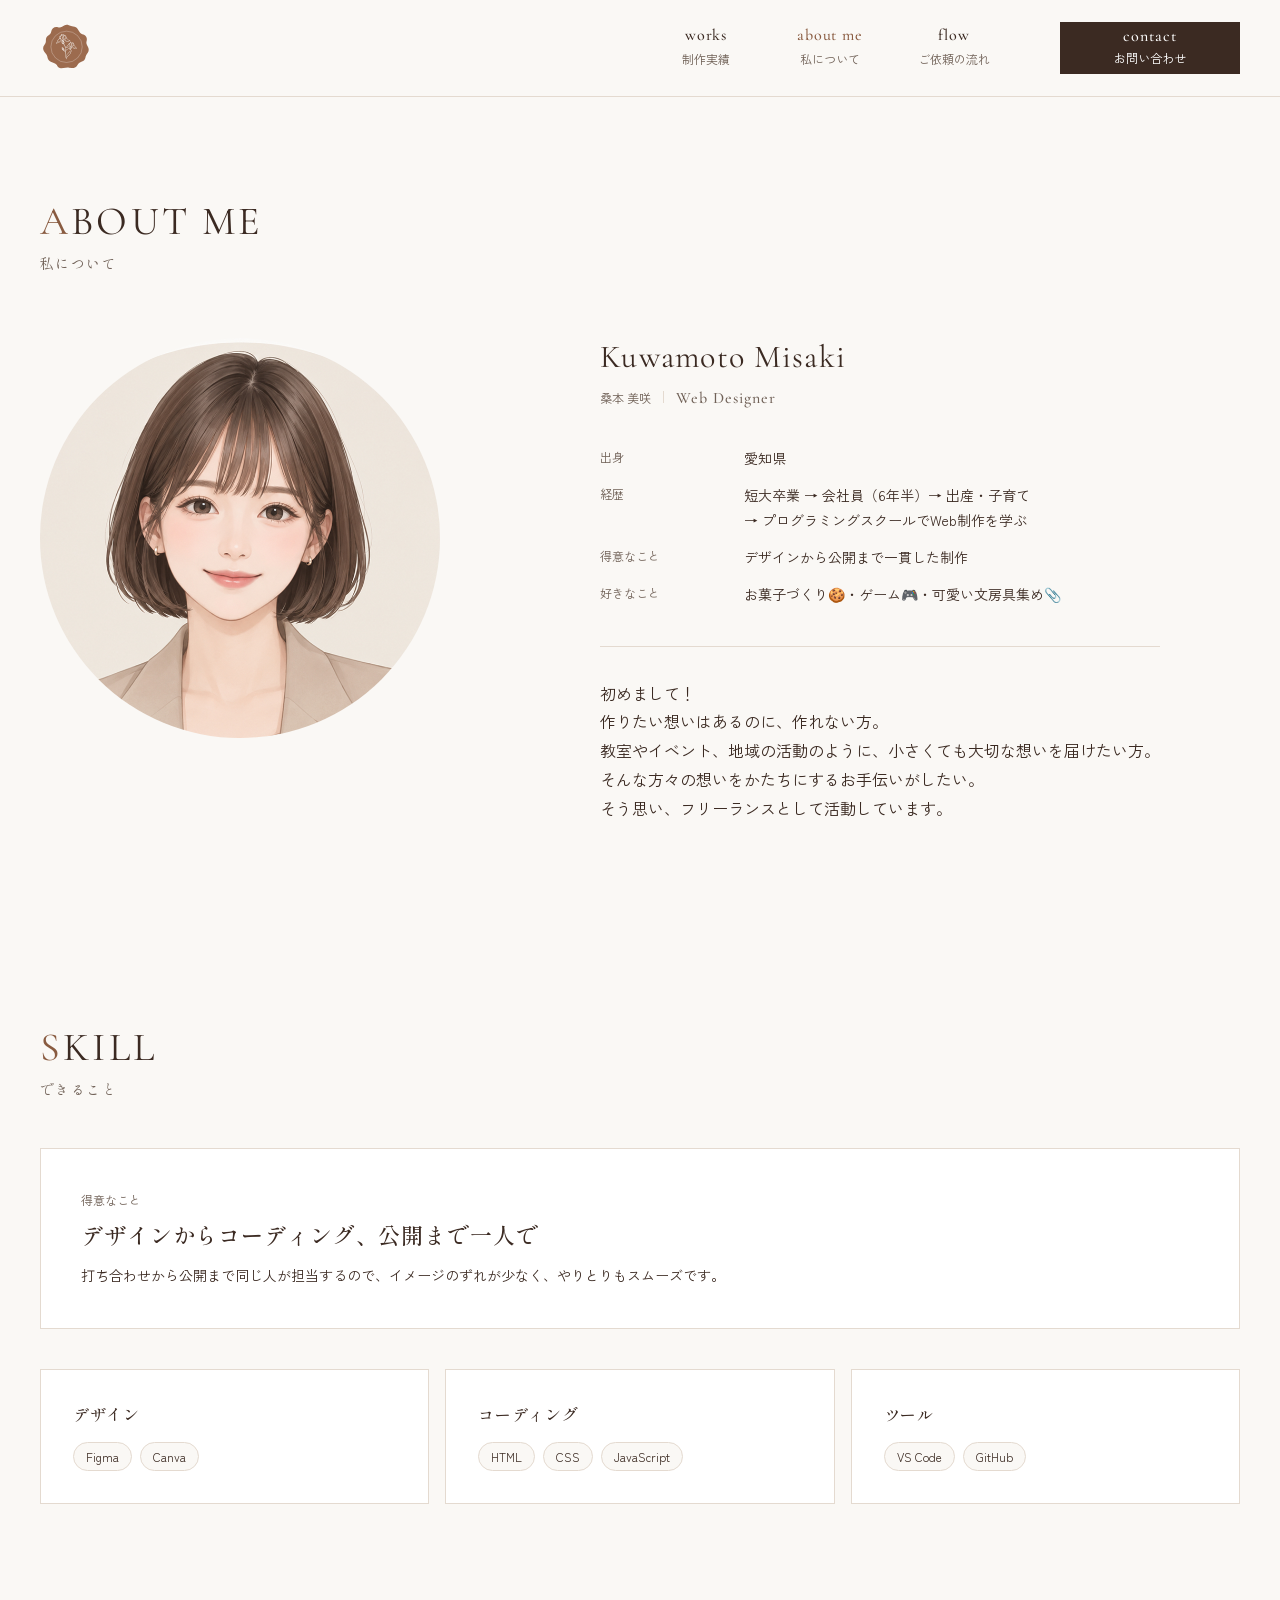
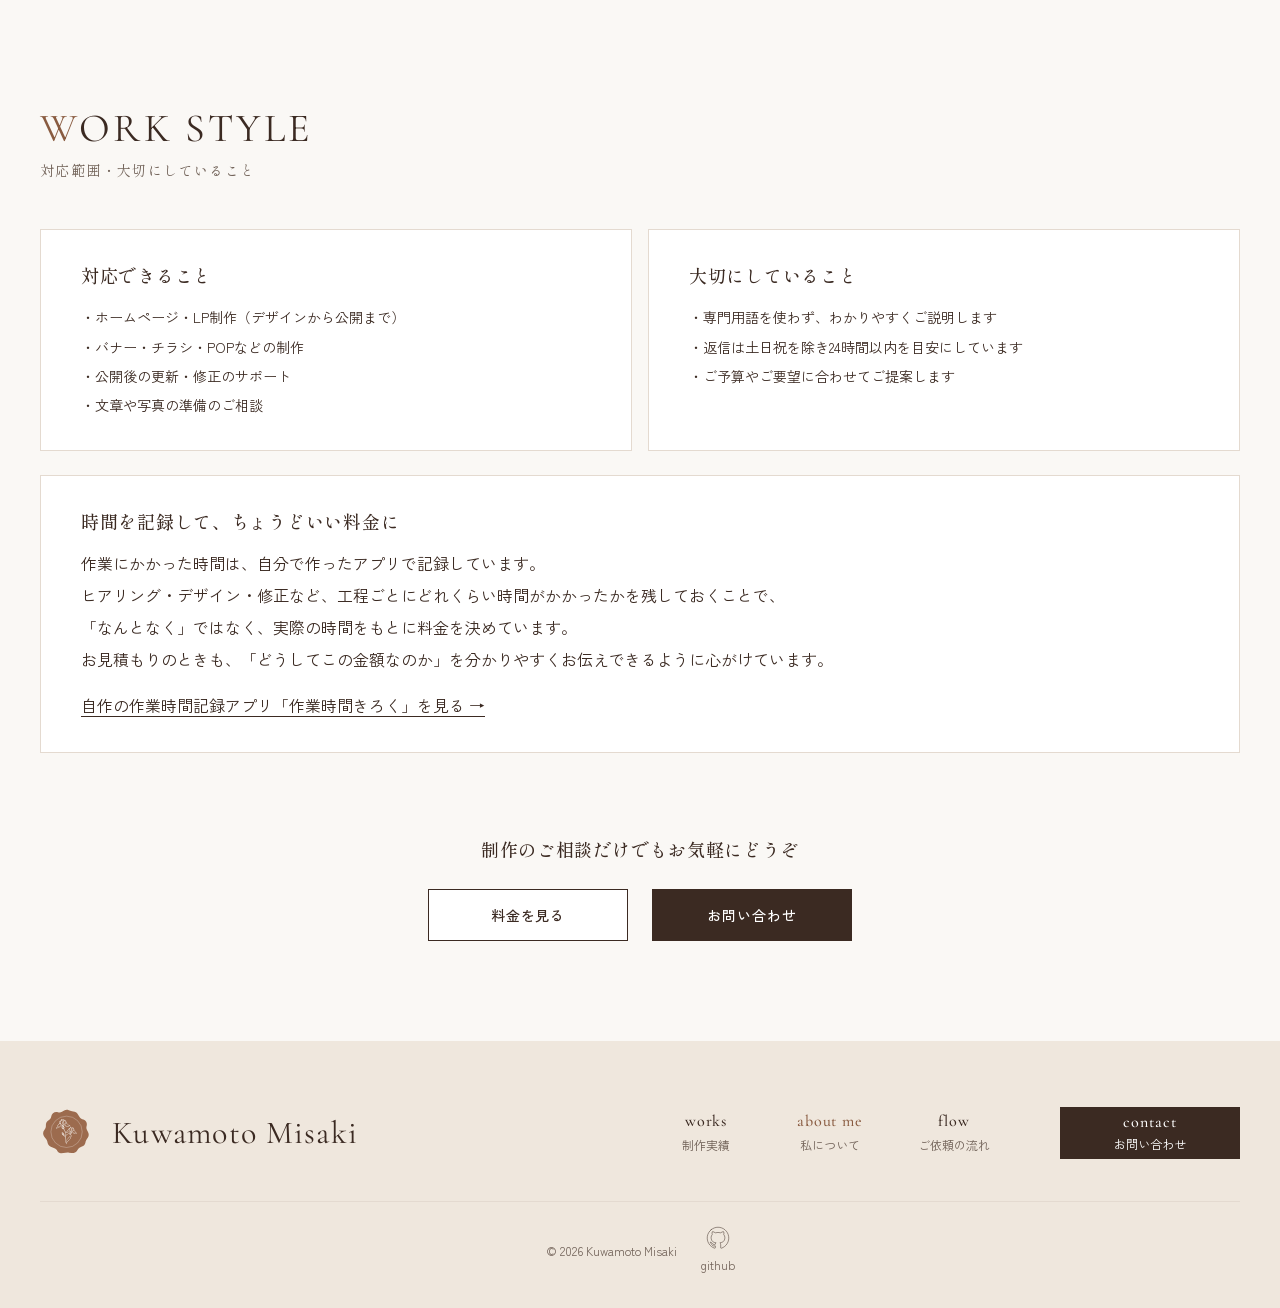
<file: docs/about.html>
<!DOCTYPE html>
<!-- ↑ 「このファイルはHTMLで書いてあるよ」とブラウザに伝える合図。必ず1行目に書く -->

<html lang="ja">
<!-- ↑ ページ全体を包む箱。lang="ja" は「日本語のページです」という意味（読み上げソフトや検索エンジンが使う） -->

<head>
    <!-- ↑ 画面には出ない「ページの設定」を書く場所 -->

    <meta charset="UTF-8">
    <!-- ↑ 文字の種類の指定。これがないと日本語が文字化けすることがある -->

    <meta name="viewport" content="width=device-width, initial-scale=1.0">
    <!-- ↑ スマホで見たときに、画面の幅に合わせて表示する設定 -->


    <title>私について | Kuwamoto Misaki</title>

    <meta name="description" content="Webデザイナー桑本美咲のプロフィールです。これまでの経歴やスキル、お仕事の進め方を紹介しています。">
    <!-- ↑ 検索結果のタイトルの下に出る説明文 -->

    <!-- ===== タブのアイコン（favicon） ===== -->
    <link rel="icon" href="images/logo-seal.svg" type="image/svg+xml">
    <link rel="apple-touch-icon" href="images/apple-touch-icon.png">

    <!-- ===== SNS や LINE で URL を送ったときの見え方（OGP） ===== -->
    <meta property="og:type" content="website">
    <meta property="og:title" content="私について | Kuwamoto Misaki">
    <!-- ↑ <title> と同じ文 -->
    <meta property="og:description" content="Webデザイナー桑本美咲のプロフィールです。これまでの経歴やスキル、お仕事の進め方を紹介しています。">
    <!-- ↑ すぐ上の meta description の content をコピーして貼る -->
    <meta property="og:url" content="https://misaki36.github.io/portfolio/about.html">
    <!-- ↑ このページの URL -->
    <meta property="og:image" content="https://misaki36.github.io/portfolio/images/ogp.png">
    <meta property="og:site_name" content="Kuwamoto Misaki">
    <meta property="og:locale" content="ja_JP">
    <meta name="twitter:card" content="summary_large_image">

    <link rel="preconnect" href="https://fonts.googleapis.com">
    <link rel="preconnect" href="https://fonts.gstatic.com" crossorigin>
    <!-- ↑ 「このあとGoogleのフォントを使うから、先に接続の準備をしておいて」という合図。表示が少し速くなる -->

    <link
        href="https://fonts.googleapis.com/css2?family=Cormorant+Garamond:wght@400;500&family=Shippori+Mincho:wght@400;500&family=Zen+Kaku+Gothic+New:wght@400;500&display=swap"
        rel="stylesheet">
    <!-- ↑ Figmaで使った3つのフォントを読み込む。wght@400;500 は「Regular と Medium の太さだけ使う」という意味（使う太さだけにすると軽くなる） -->

    <link rel="stylesheet" href="css/style.css">
    <!-- ↑ 自分で書くCSSファイルを読み込む。フォントのあとに書くのがポイント -->
</head>

<body>
    <!-- ↑ 画面に表示されるものを書く場所 -->

    <!-- ==================== ヘッダー ==================== -->
    <header class="header">
        <!-- ↑ header は「ページの頭の部分」という意味のタグ -->

        <div class="header__inner inner">
            <!-- ↑ class を2つつけている。header__inner（ヘッダー用の設定）と inner（幅をそろえる共通パーツ） -->

            <a class="header__logo" href="index.html">
                <!-- ↑ ロゴを押すとトップページに戻るリンク -->
                <img src="images/logo-seal.svg" alt="Kuwamoto Misaki トップページへ" width="56" height="56">
                <!-- ↑ alt は画像が見えない人（読み上げソフト）向けの説明。
                 width と height を書いておくと、画像を読み込む前から場所が確保されて、ページがガタッとずれない -->
            </a>

            <button class="header__menu-btn" type="button" aria-label="メニューを開く" aria-expanded="false"
                aria-controls="global-nav">
                <!-- ↑ スマホのときだけ出る ≡ ボタン。aria-controls で「global-nav を開け閉めするボタン」と読み上げソフトに伝える -->
                <span class="header__menu-line"></span><span class="header__menu-line"></span><span
                    class="header__menu-line"></span>
            </button>

            <nav class="header__nav" id="global-nav" aria-label="メインメニュー">
                <!-- ↑ nav は「メニュー」という意味のタグ。aria-label で読み上げソフトに名前を伝える -->

                <ul class="header__list">
                    <!-- ↑ メニューの並び（ul = 順番のないリスト） -->
                    <li>
                        <a class="header__link" href="works.html">
                            <span class="header__link-en">works</span>
                            <span class="header__link-ja">制作実績</span>
                        </a>
                    </li>
                    <li>
                        <a class="header__link" href="about.html" aria-current="page">
                            <span class="header__link-en">about me</span>
                            <span class="header__link-ja">私について</span>
                        </a>
                    </li>
                    <li>
                        <a class="header__link" href="contact.php#flow">
                            <!-- ↑ #flow は「contact.php の中の flow という場所まで飛ぶ」という意味 -->
                            <span class="header__link-en">flow</span>
                            <span class="header__link-ja">ご依頼の流れ</span>
                        </a>
                    </li>
                </ul>

                <a class="header__contact" href="contact.php#contact">
                    <!-- ↑ お問い合わせボタン -->
                    <span class="header__contact-en">contact</span>
                    <span class="header__contact-ja">お問い合わせ</span>
                </a>

            </nav>
        </div>
    </header>

    <!-- ==================== メイン（ページの中身） ==================== -->
    <main>
        <!-- ========== ① ABOUT ME ========== -->
        <section class="profile section">
            <!-- ↓ section の1段内側 -->
            <div class="inner">
                <!-- ↓ div.inner の1段内側 -->

                <!-- このページの一番大きい見出しなので h1 にする（1ページに h1 は1つだけ） -->
                <h1 class="section-title">
                    <span class="section-title__en">ABOUT ME</span>
                    <span class="section-title__ja">私について</span>
                </h1>

                <!-- 左に写真、右にプロフィールを並べる箱 -->
                <div class="profile__body">
                    <!-- ↓ div.profile__body の1段内側 -->

                    <!-- 左：丸い写真 -->
                    <img class="profile__photo" src="images/about-photo.jpg" alt="桑本美咲の似顔絵イラスト" width="360"
                        height="360">

                    <!-- 右：名前・表・ひとこと -->
                    <div class="profile__text">
                        <!-- ↓ div.profile__text の1段内側 -->

                        <!-- 名前と肩書き（トップページの ABOUT と同じ見た目なので class を使い回す） -->
                        <p class="about__name">Kuwamoto Misaki</p>
                        <p class="about__role">
                            <span class="about__role-ja">桑本 美咲</span>
                            <span class="about__role-en">Web Designer</span>
                        </p>

                        <!-- プロフィールの表（項目名と中身のセット） -->
                        <dl class="profile__info">
                            <!-- ↓ dl の1段内側：1行ぶんのまとまり -->
                            <div class="profile__info-row">
                                <dt class="profile__info-term">出身</dt>
                                <dd class="profile__info-desc">愛知県</dd>
                            </div>
                            <div class="profile__info-row">
                                <dt class="profile__info-term">経歴</dt>
                                <dd class="profile__info-desc">短大卒業 → 会社員（6年半）→ 出産・子育て<br>→ プログラミングスクールでWeb制作を学ぶ</dd>
                            </div>
                            <div class="profile__info-row">
                                <dt class="profile__info-term">得意なこと</dt>
                                <dd class="profile__info-desc">デザインから公開まで一貫した制作</dd>
                            </div>
                            <div class="profile__info-row">
                                <dt class="profile__info-term">好きなこと</dt>
                                <dd class="profile__info-desc">お菓子づくり🍪・ゲーム🎮・可愛い文房具集め📎</dd>
                            </div>
                        </dl>

                        <!-- 活動への想い。文の終わりで改行して、手紙のように読みやすくする -->
                        <p class="profile__lead">
                            初めまして！<br>
                            作りたい想いはあるのに、作れない方。<br>
                            教室やイベント、地域の活動のように、小さくても大切な想いを届けたい方。<br>
                            そんな方々の想いをかたちにするお手伝いがしたい。<br>
                            そう思い、フリーランスとして活動しています。
                        </p>
                    </div>
                </div>
            </div>
        </section>


        <!-- ========== ③ SKILL ========== -->
        <section class="skill section">
            <!-- ↓ section の1段内側 -->
            <div class="inner">
                <!-- ↓ div.inner の1段内側 -->

                <h2 class="section-title">
                    <span class="section-title__en">SKILL</span>
                    <span class="section-title__ja">できること</span>
                </h2>

                <!-- 大きい箱：いちばんの強み -->
                <div class="skill__main">
                    <!-- ↓ div.skill__main の1段内側 -->
                    <p class="skill__label">得意なこと</p>
                    <h3 class="skill__heading">デザインからコーディング、公開まで一人で</h3>
                    <p class="skill__text">打ち合わせから公開まで同じ人が担当するので、イメージのずれが少なく、やりとりもスムーズです。</p>
                </div>

                <!-- 小さい箱3つ（リストなので ul と li） -->
                <ul class="skill__list">
                    <!-- ↓ ul の1段内側：箱1つ＝li 1つ -->
                    <li class="skill__card">
                        <!-- ↓ li の1段内側 -->
                        <h3 class="skill__card-title">デザイン</h3>
                        <!-- 使えるツールもリストなので、ul の中にもう1つ ul を入れる -->
                        <ul class="skill__tags">
                            <!-- ↓ ul.skill__tags の1段内側 -->
                            <li class="skill__tag">Figma</li>
                            <li class="skill__tag">Canva</li>
                        </ul>
                    </li>
                    <li class="skill__card">
                        <h3 class="skill__card-title">コーディング</h3>
                        <ul class="skill__tags">
                            <li class="skill__tag">HTML</li>
                            <li class="skill__tag">CSS</li>
                            <li class="skill__tag">JavaScript</li>
                        </ul>
                    </li>
                    <li class="skill__card">
                        <h3 class="skill__card-title">ツール</h3>
                        <ul class="skill__tags">
                            <li class="skill__tag">VS Code</li>
                            <li class="skill__tag">GitHub</li>
                        </ul>
                    </li>
                </ul>
            </div>
        </section>

        <!-- ========== ③ WORK STYLE ========== -->
        <section class="work-style section">
            <!-- ↓ section の1段内側 -->
            <div class="inner">
                <!-- ↓ div.inner の1段内側 -->

                <h2 class="section-title">
                    <span class="section-title__en">WORK STYLE</span>
                    <span class="section-title__ja">対応範囲・大切にしていること</span>
                </h2>

                <!-- 箱を2つ横に並べる -->
                <div class="work-style__list">
                    <!-- ↓ div.work-style__list の1段内側 -->

                    <!-- 左の箱 -->
                    <div class="work-style__card">
                        <!-- ↓ div.work-style__card の1段内側 -->
                        <h3 class="work-style__title">対応できること</h3>
                        <!-- 「・」は CSS で付けるので、文字には入れない -->
                        <ul class="work-style__items">
                            <li>ホームページ・LP制作（デザインから公開まで）</li>
                            <li>バナー・チラシ・POPなどの制作</li>
                            <li>公開後の更新・修正のサポート</li>
                            <li>文章や写真の準備のご相談</li>
                        </ul>
                    </div>

                    <!-- 右の箱 -->
                    <div class="work-style__card">
                        <h3 class="work-style__title">大切にしていること</h3>
                        <ul class="work-style__items">
                            <li>専門用語を使わず、わかりやすくご説明します</li>
                            <li>返信は土日祝を除き24時間以内を目安にしています</li>
                            <li>ご予算やご要望に合わせてご提案します</li>
                        </ul>
                    </div>
                </div>

                <!-- 料金の決め方（自分で作った作業時間記録アプリの紹介）。上の2つの箱の下に横長で出す -->
                <div class="work-style__card work-style__time">
                    <!-- ↓ div.work-style__time の1段内側 -->
                    <h3 class="work-style__title">時間を記録して、ちょうどいい料金に</h3>
                    <p class="work-style__text">
                        作業にかかった時間は、自分で作ったアプリで記録しています。<br>
                        ヒアリング・デザイン・修正など、工程ごとにどれくらい時間がかかったかを残しておくことで、<br>
                        「なんとなく」ではなく、実際の時間をもとに料金を決めています。<br>
                        お見積もりのときも、「どうしてこの金額なのか」を分かりやすくお伝えできるように心がけています。
                    </p>
                    <!-- アプリへのリンク（target="_blank" ＝ 別のタブで開く。rel は安全のためのおまじない） -->
                    <a class="work-style__link" href="https://misaki36.github.io/time-tracker/" target="_blank"
                        rel="noopener noreferrer">自作の作業時間記録アプリ「作業時間きろく」を見る →</a>
                </div>

                <!-- ④ 最後のボタン（お問い合わせへの案内） -->
                <div class="about-cta">
                    <!-- ↓ div.about-cta の1段内側 -->
                    <p class="about-cta__text">制作のご相談だけでもお気軽にどうぞ</p>
                    <div class="about-cta__btns">
                        <!-- ボタンはトップページの FLOW と同じ class を使い回す -->
                        <a class="btn btn--sub" href="contact.php#price">料金を見る</a>
                        <a class="btn btn--main" href="contact.php#contact">お問い合わせ</a>
                    </div>
                </div>
            </div>
        </section>
    </main>

    <!-- ==================== フッター ==================== -->
    <footer class="footer">
        <!-- ↑ footer は「ページの終わりの部分」という意味のタグ -->

        <div class="footer__inner inner">

            <!-- ===== 上の段：ロゴと名前／メニュー ===== -->
            <div class="footer__top">

                <a class="footer__brand" href="index.html">
                    <img src="images/logo-seal.svg" alt="" width="56" height="56">
                    <!-- ↑ alt="" （空っぽ）にしているのは、すぐ横に名前の文字があるから。
                   読み上げソフトが「ロゴ、Kuwamoto Misaki」と2回読まないようにするため -->
                    <span class="footer__name">Kuwamoto Misaki</span>
                </a>

                <nav class="header__nav" aria-label="フッターメニュー">
                    <!-- ↑ ヘッダーのメニューとまったく同じ見た目なので、ヘッダー用の class を使い回す -->
                    <ul class="header__list">
                        <li>
                            <a class="header__link" href="works.html">
                                <span class="header__link-en">works</span>
                                <span class="header__link-ja">制作実績</span>
                            </a>
                        </li>
                        <li>
                            <a class="header__link" href="about.html" aria-current="page">
                                <span class="header__link-en">about me</span>
                                <span class="header__link-ja">私について</span>
                            </a>
                        </li>
                        <li>
                            <a class="header__link" href="contact.php#flow">
                                <span class="header__link-en">flow</span>
                                <span class="header__link-ja">ご依頼の流れ</span>
                            </a>
                        </li>
                    </ul>
                    <a class="header__contact" href="contact.php#contact">
                        <span class="header__contact-en">contact</span>
                        <span class="header__contact-ja">お問い合わせ</span>
                    </a>
                </nav>

            </div>

            <!-- ===== 下の段：左にコピーライト、右に GitHub ===== -->
            <div class="footer__bottom">
                <!-- ↓ div.footer__bottom の1段内側 -->
                <small class="footer__copy">&copy; 2026 Kuwamoto Misaki</small>
                <!-- ↑ small は「著作権表示」に使うタグ。&copy; は © マーク -->
                <ul class="footer__sns">
                    <li>
                        <a class="footer__sns-link" href="https://github.com/misaki36" target="_blank"
                            rel="noopener noreferrer">
                            <img src="images/icon-github.svg" alt="" width="24" height="24">
                            <span>github</span>
                        </a>
                    </li>
                </ul>
            </div>

        </div>
    </footer>

    <script src="js/main.js" defer></script>
    <!-- ↑ JavaScriptファイルを読み込む。defer は「HTMLを全部読み終わってから動かしてね」という意味 -->
</body>

</html>
</file>
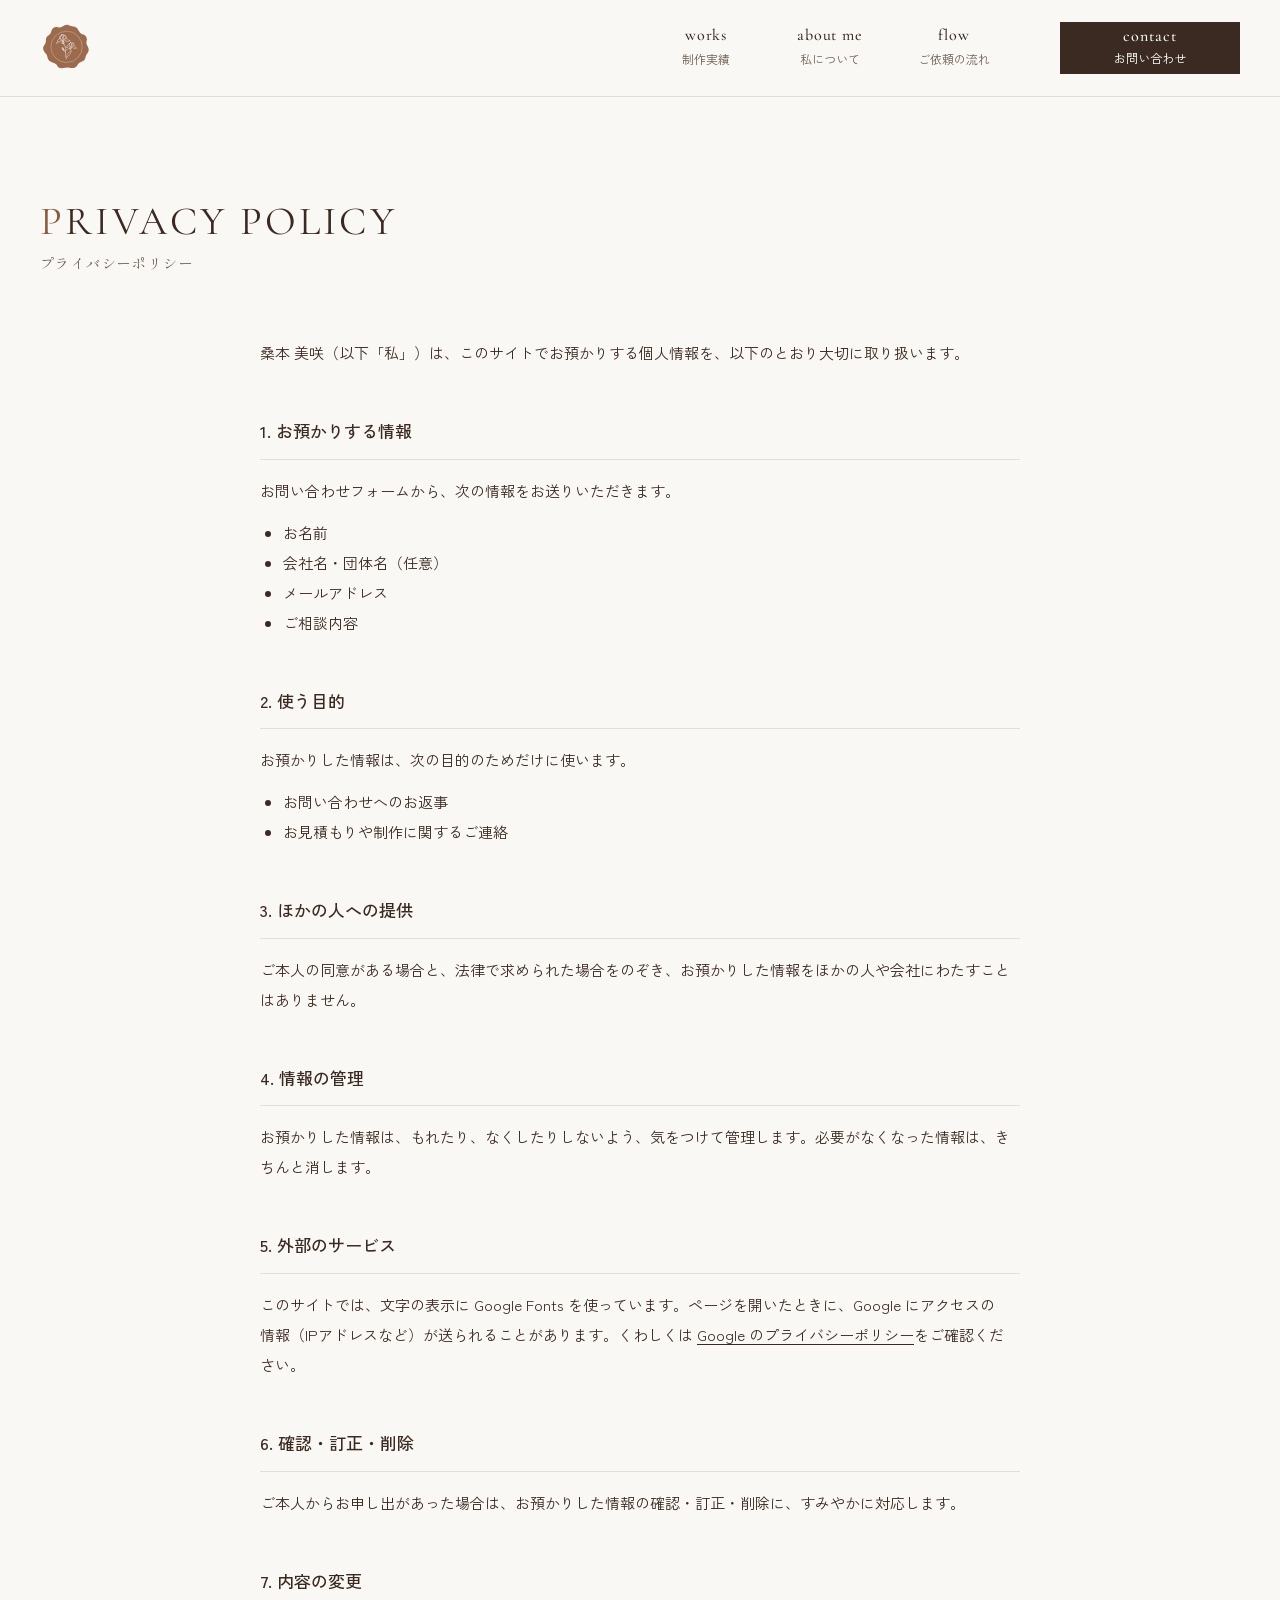
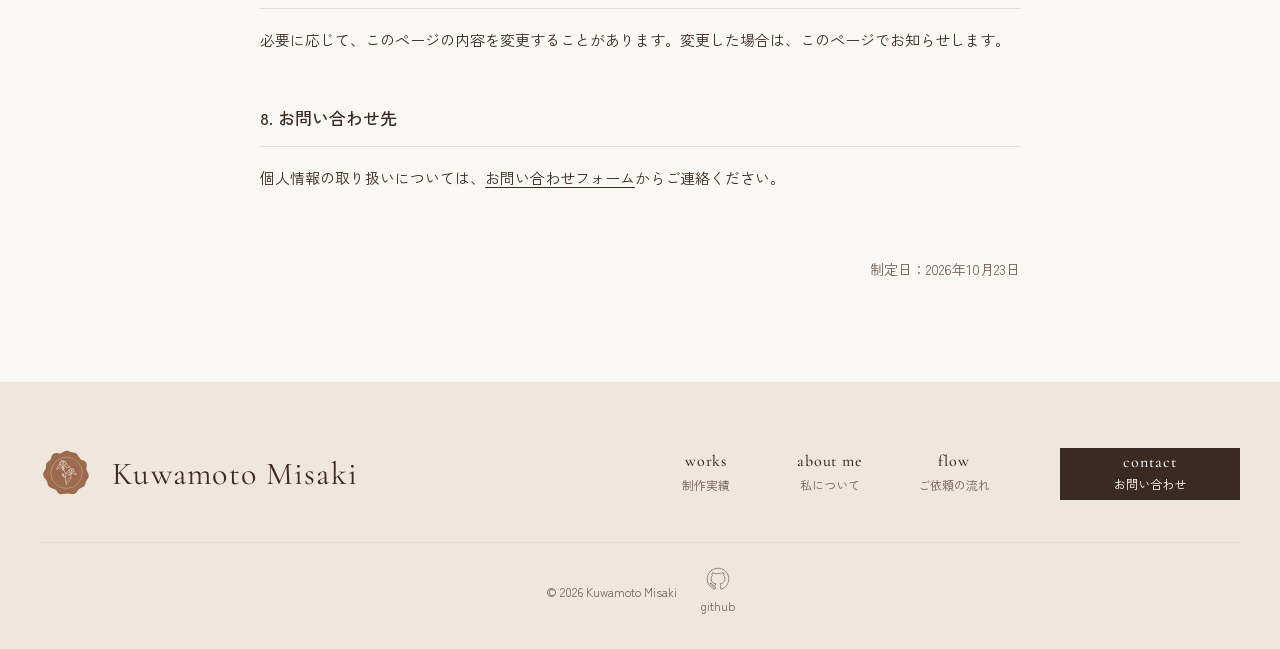
<file: docs/privacy.html>
<!DOCTYPE html>
<!-- ↑ 「このファイルはHTMLで書いてあるよ」とブラウザに伝える合図。必ず1行目に書く -->

<html lang="ja">
<!-- ↑ ページ全体を包む箱。lang="ja" は「日本語のページです」という意味（読み上げソフトや検索エンジンが使う） -->

<head>
    <!-- ↑ 画面には出ない「ページの設定」を書く場所 -->

    <meta charset="UTF-8">
    <!-- ↑ 文字の種類の指定。これがないと日本語が文字化けすることがある -->

    <meta name="viewport" content="width=device-width, initial-scale=1.0">
    <!-- ↑ スマホで見たときに、画面の幅に合わせて表示する設定 -->


    <title>プライバシーポリシー | Kuwamoto Misaki</title>

    <meta name="description" content="Webデザイナー桑本美咲のポートフォリオサイトにおける、個人情報の取り扱いについてのページです。">
    <!-- ↑ 検索結果のタイトルの下に出る説明文 -->

    <!-- ===== タブのアイコン（favicon） ===== -->
    <link rel="icon" href="images/logo-seal.svg" type="image/svg+xml">
    <link rel="apple-touch-icon" href="images/apple-touch-icon.png">

    <!-- ===== SNS や LINE で URL を送ったときの見え方（OGP） ===== -->
    <meta property="og:type" content="website">
    <meta property="og:title" content="プライバシーポリシー | Kuwamoto Misaki">
    <!-- ↑ <title> と同じ文 -->
    <meta property="og:description" content="Webデザイナー桑本美咲のポートフォリオサイトにおける、個人情報の取り扱いについてのページです。">
    <!-- ↑ すぐ上の meta description と同じ文 -->
    <meta property="og:url" content="https://misaki36.github.io/portfolio/privacy.html">
    <!-- ↑ このページの URL -->
    <meta property="og:image" content="https://misaki36.github.io/portfolio/images/ogp.png">
    <meta property="og:site_name" content="Kuwamoto Misaki">
    <meta property="og:locale" content="ja_JP">
    <meta name="twitter:card" content="summary_large_image">
    <link rel="preconnect" href="https://fonts.googleapis.com">
    <link rel="preconnect" href="https://fonts.gstatic.com" crossorigin>
    <!-- ↑ 「このあとGoogleのフォントを使うから、先に接続の準備をしておいて」という合図。表示が少し速くなる -->

    <link
        href="https://fonts.googleapis.com/css2?family=Cormorant+Garamond:wght@400;500&family=Shippori+Mincho:wght@400;500&family=Zen+Kaku+Gothic+New:wght@400;500&display=swap"
        rel="stylesheet">
    <!-- ↑ Figmaで使った3つのフォントを読み込む。wght@400;500 は「Regular と Medium の太さだけ使う」という意味（使う太さだけにすると軽くなる） -->

    <link rel="stylesheet" href="css/style.css">
    <!-- ↑ 自分で書くCSSファイルを読み込む。フォントのあとに書くのがポイント -->
</head>

<body>
    <!-- ↑ 画面に表示されるものを書く場所 -->

    <!-- ==================== ヘッダー ==================== -->
    <header class="header">
        <!-- ↑ header は「ページの頭の部分」という意味のタグ -->

        <div class="header__inner inner">
            <!-- ↑ class を2つつけている。header__inner（ヘッダー用の設定）と inner（幅をそろえる共通パーツ） -->

            <a class="header__logo" href="index.html">
                <!-- ↑ ロゴを押すとトップページに戻るリンク -->
                <img src="images/logo-seal.svg" alt="Kuwamoto Misaki トップページへ" width="56" height="56">
                <!-- ↑ alt は画像が見えない人（読み上げソフト）向けの説明。
                 width と height を書いておくと、画像を読み込む前から場所が確保されて、ページがガタッとずれない -->
            </a>

            <button class="header__menu-btn" type="button" aria-label="メニューを開く" aria-expanded="false"
                aria-controls="global-nav">
                <!-- ↑ スマホのときだけ出る ≡ ボタン。aria-controls で「global-nav を開け閉めするボタン」と読み上げソフトに伝える -->
                <span class="header__menu-line"></span><span class="header__menu-line"></span><span
                    class="header__menu-line"></span>
            </button>

            <nav class="header__nav" id="global-nav" aria-label="メインメニュー">
                <!-- ↑ nav は「メニュー」という意味のタグ。aria-label で読み上げソフトに名前を伝える -->

                <ul class="header__list">
                    <!-- ↑ メニューの並び（ul = 順番のないリスト） -->
                    <li>
                        <a class="header__link" href="works.html">
                            <span class="header__link-en">works</span>
                            <span class="header__link-ja">制作実績</span>
                        </a>
                    </li>
                    <li>
                        <a class="header__link" href="about.html">
                            <span class="header__link-en">about me</span>
                            <span class="header__link-ja">私について</span>
                        </a>
                    </li>
                    <li>
                        <a class="header__link" href="contact.php#flow">
                            <!-- ↑ #flow は「contact.php の中の flow という場所まで飛ぶ」という意味 -->
                            <span class="header__link-en">flow</span>
                            <span class="header__link-ja">ご依頼の流れ</span>
                        </a>
                    </li>
                </ul>

                <a class="header__contact" href="contact.php#contact">
                    <!-- ↑ お問い合わせボタン -->
                    <span class="header__contact-en">contact</span>
                    <span class="header__contact-ja">お問い合わせ</span>
                </a>

            </nav>
        </div>
    </header>

    <!-- ==================== メイン（ページの中身） ==================== -->
    <main>
        <section class="privacy section">
            <!-- ↓ section の1段内側 -->
            <div class="inner">
                <!-- ↓ div.inner の1段内側 -->

                <h1 class="section-title">
                    <span class="section-title__en">PRIVACY POLICY</span>
                    <span class="section-title__ja">プライバシーポリシー</span>
                </h1>

                <!-- 本文をまとめる箱（読みやすい幅にしぼる） -->
                <div class="privacy__body">
                    <!-- ↓ div.privacy__body の1段内側 -->

                    <p class="privacy__lead">桑本 美咲（以下「私」）は、このサイトでお預かりする個人情報を、以下のとおり大切に取り扱います。</p>

                    <!-- 1つの項目 = section 1つ。見出しは h1 の中なので h2 -->
                    <section class="privacy__block">
                        <!-- ↓ section の1段内側 -->
                        <h2 class="privacy__heading">1. お預かりする情報</h2>
                        <p class="privacy__text">お問い合わせフォームから、次の情報をお送りいただきます。</p>
                        <ul class="privacy__list">
                            <!-- ↓ ul の1段内側 -->
                            <li>お名前</li>
                            <li>会社名・団体名（任意）</li>
                            <li>メールアドレス</li>
                            <li>ご相談内容</li>
                        </ul>
                    </section>

                    <section class="privacy__block">
                        <h2 class="privacy__heading">2. 使う目的</h2>
                        <p class="privacy__text">お預かりした情報は、次の目的のためだけに使います。</p>
                        <ul class="privacy__list">
                            <li>お問い合わせへのお返事</li>
                            <li>お見積もりや制作に関するご連絡</li>
                        </ul>
                    </section>

                    <section class="privacy__block">
                        <h2 class="privacy__heading">3. ほかの人への提供</h2>
                        <p class="privacy__text">ご本人の同意がある場合と、法律で求められた場合をのぞき、お預かりした情報をほかの人や会社にわたすことはありません。</p>
                    </section>

                    <section class="privacy__block">
                        <h2 class="privacy__heading">4. 情報の管理</h2>
                        <p class="privacy__text">お預かりした情報は、もれたり、なくしたりしないよう、気をつけて管理します。必要がなくなった情報は、きちんと消します。</p>
                    </section>

                    <section class="privacy__block">
                        <h2 class="privacy__heading">5. 外部のサービス</h2>
                        <p class="privacy__text">このサイトでは、文字の表示に Google Fonts を使っています。ページを開いたときに、Google
                            にアクセスの情報（IPアドレスなど）が送られることがあります。くわしくは <a class="privacy__link"
                                href="https://policies.google.com/privacy" target="_blank"
                                rel="noopener noreferrer">Google のプライバシーポリシー</a>をご確認ください。</p>
                    </section>

                    <section class="privacy__block">
                        <h2 class="privacy__heading">6. 確認・訂正・削除</h2>
                        <p class="privacy__text">ご本人からお申し出があった場合は、お預かりした情報の確認・訂正・削除に、すみやかに対応します。</p>
                    </section>

                    <section class="privacy__block">
                        <h2 class="privacy__heading">7. 内容の変更</h2>
                        <p class="privacy__text">必要に応じて、このページの内容を変更することがあります。変更した場合は、このページでお知らせします。</p>
                    </section>

                    <section class="privacy__block">
                        <h2 class="privacy__heading">8. お問い合わせ先</h2>
                        <p class="privacy__text">個人情報の取り扱いについては、<a class="privacy__link"
                                href="contact.php#contact">お問い合わせフォーム</a>からご連絡ください。</p>
                    </section>

                    <p class="privacy__date">制定日：2026年10月23日</p>
                </div>

            </div>
        </section>
    </main>

    <!-- ==================== フッター ==================== -->
    <footer class="footer">
        <!-- ↑ footer は「ページの終わりの部分」という意味のタグ -->

        <div class="footer__inner inner">

            <!-- ===== 上の段：ロゴと名前／メニュー ===== -->
            <div class="footer__top">

                <a class="footer__brand" href="index.html">
                    <img src="images/logo-seal.svg" alt="" width="56" height="56">
                    <!-- ↑ alt="" （空っぽ）にしているのは、すぐ横に名前の文字があるから。
                   読み上げソフトが「ロゴ、Kuwamoto Misaki」と2回読まないようにするため -->
                    <span class="footer__name">Kuwamoto Misaki</span>
                </a>

                <nav class="header__nav" aria-label="フッターメニュー">
                    <!-- ↑ ヘッダーのメニューとまったく同じ見た目なので、ヘッダー用の class を使い回す -->
                    <ul class="header__list">
                        <li>
                            <a class="header__link" href="works.html">
                                <span class="header__link-en">works</span>
                                <span class="header__link-ja">制作実績</span>
                            </a>
                        </li>
                        <li>
                            <a class="header__link" href="about.html">
                                <span class="header__link-en">about me</span>
                                <span class="header__link-ja">私について</span>
                            </a>
                        </li>
                        <li>
                            <a class="header__link" href="contact.php#flow">
                                <span class="header__link-en">flow</span>
                                <span class="header__link-ja">ご依頼の流れ</span>
                            </a>
                        </li>
                    </ul>
                    <a class="header__contact" href="contact.php#contact">
                        <span class="header__contact-en">contact</span>
                        <span class="header__contact-ja">お問い合わせ</span>
                    </a>
                </nav>

            </div>

            <!-- ===== 下の段：左にコピーライト、右に GitHub ===== -->
            <div class="footer__bottom">
                <!-- ↓ div.footer__bottom の1段内側 -->
                <small class="footer__copy">&copy; 2026 Kuwamoto Misaki</small>
                <!-- ↑ small は「著作権表示」に使うタグ。&copy; は © マーク -->
                <ul class="footer__sns">
                    <li>
                        <a class="footer__sns-link" href="https://github.com/misaki36" target="_blank"
                            rel="noopener noreferrer">
                            <img src="images/icon-github.svg" alt="" width="24" height="24">
                            <span>github</span>
                        </a>
                    </li>
                </ul>
            </div>

        </div>
    </footer>

    <script src="js/main.js" defer></script>
    <!-- ↑ JavaScriptファイルを読み込む。defer は「HTMLを全部読み終わってから動かしてね」という意味 -->
</body>

</html>
</file>
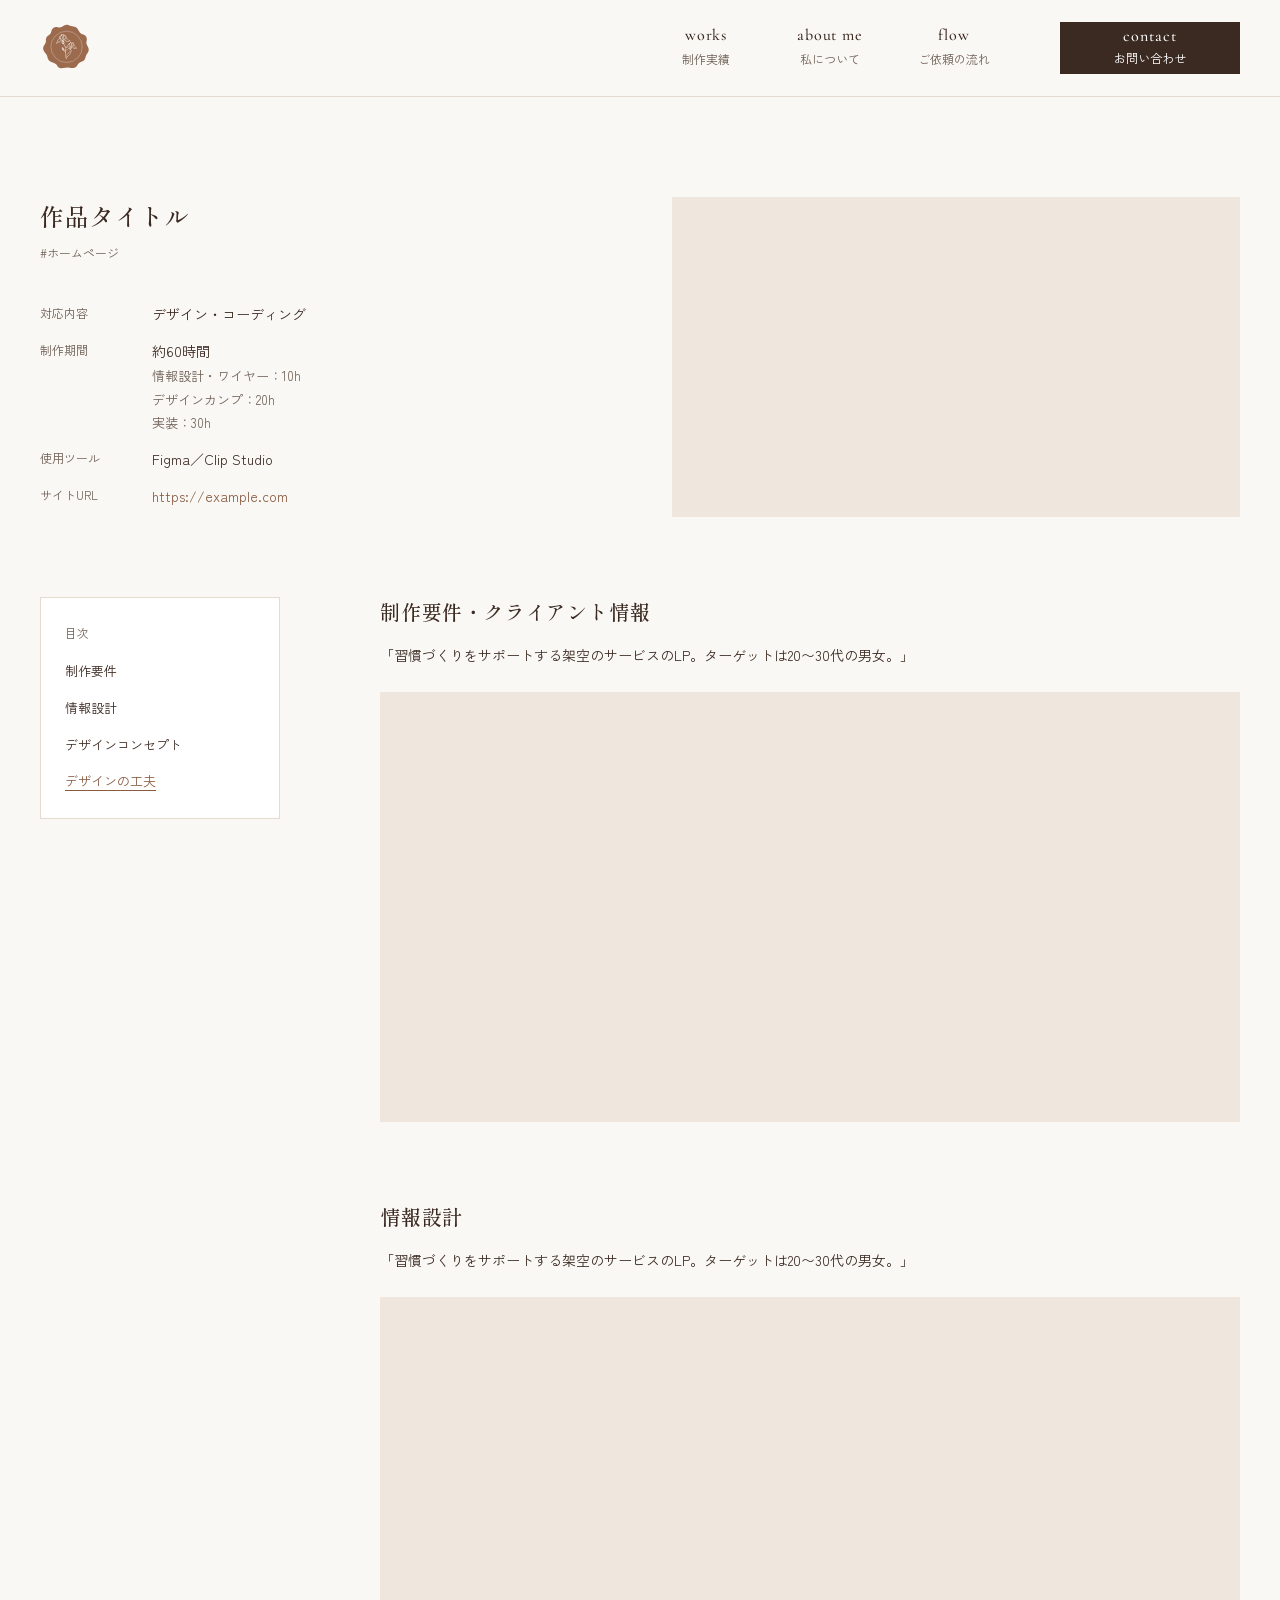
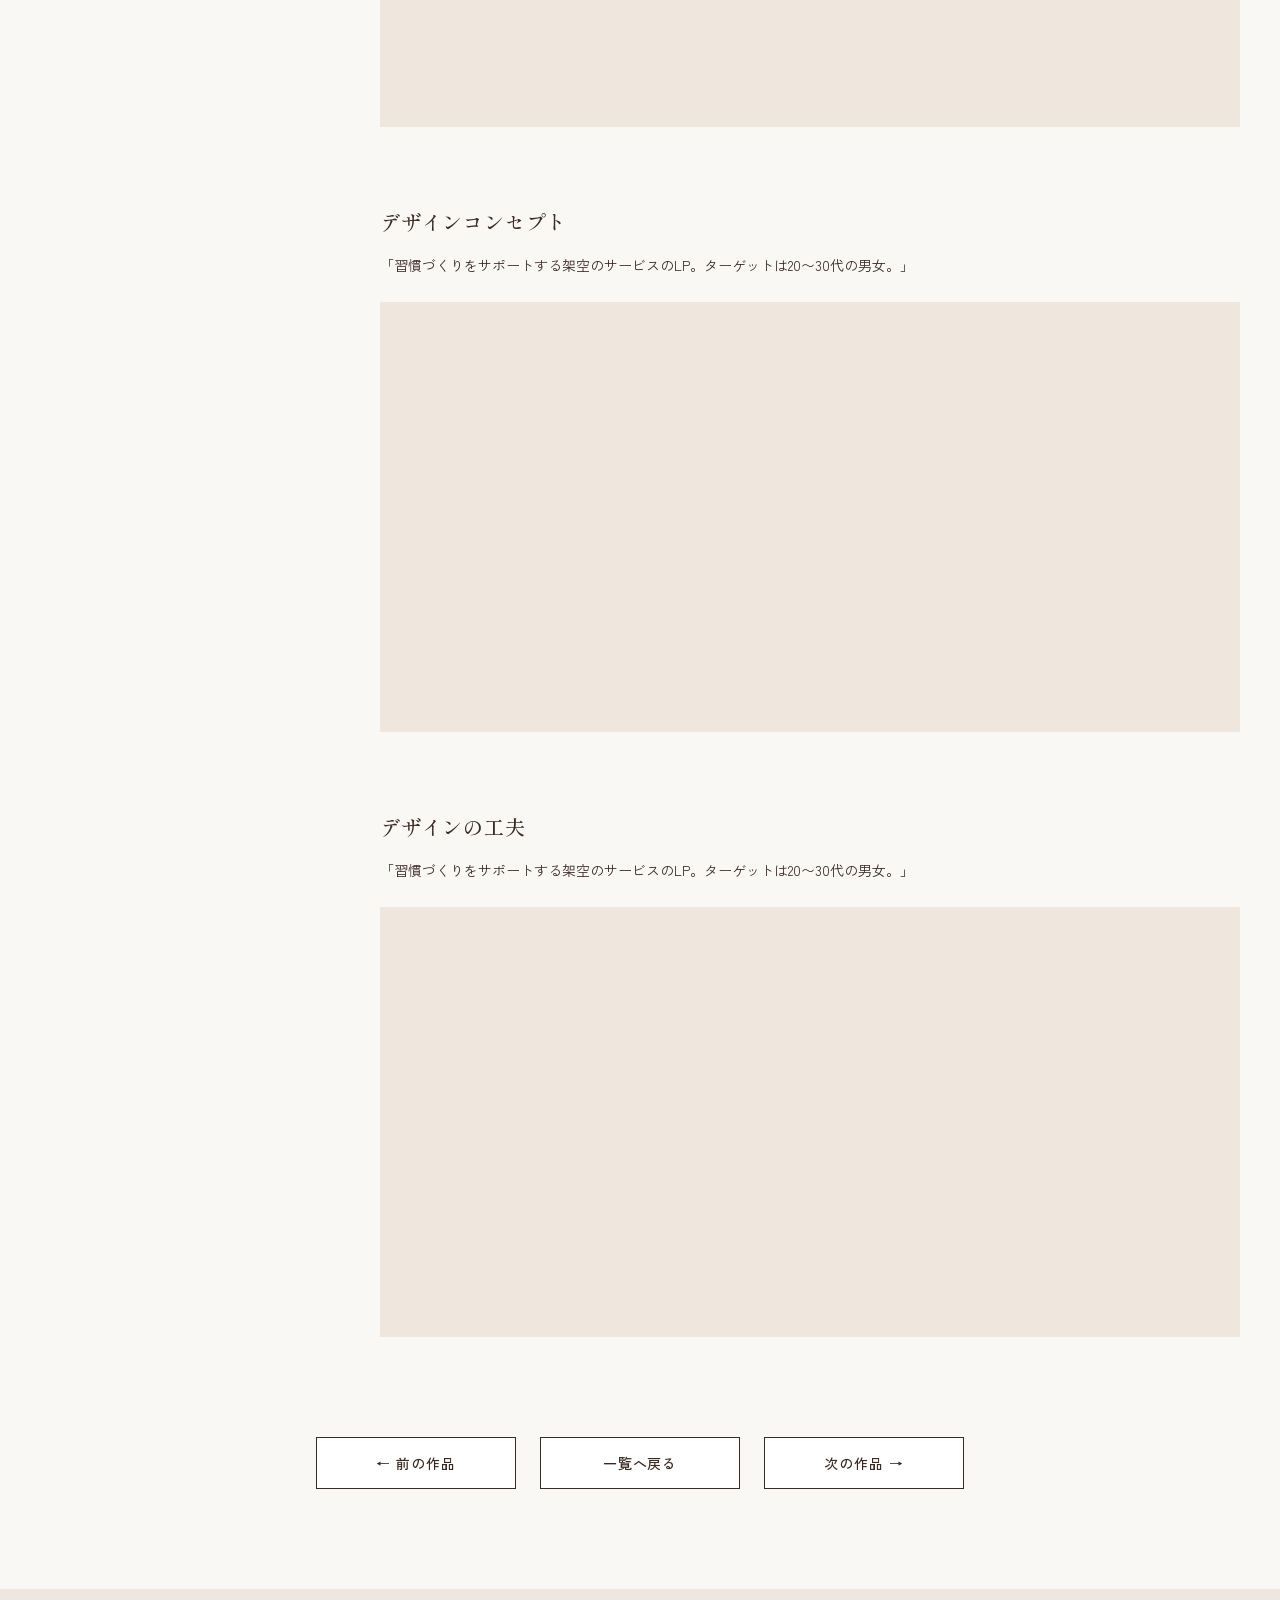
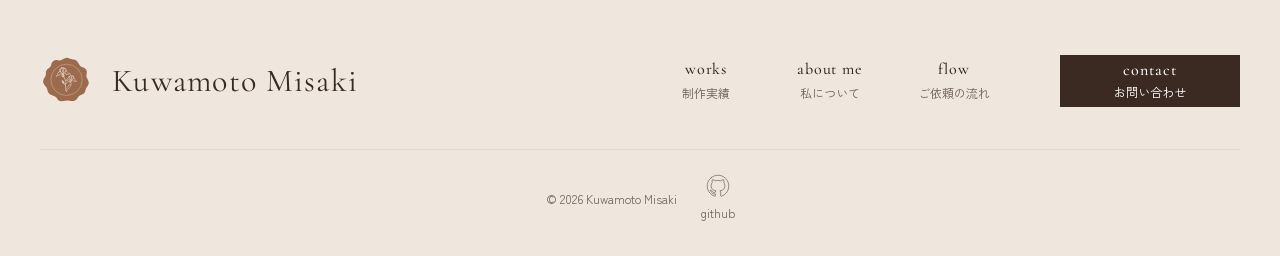
<file: docs/work-detail.html>
<!DOCTYPE html>
<!-- ↑ 「このファイルはHTMLで書いてあるよ」とブラウザに伝える合図。必ず1行目に書く -->

<html lang="ja">
<!-- ↑ ページ全体を包む箱。lang="ja" は「日本語のページです」という意味（読み上げソフトや検索エンジンが使う） -->

<head>
    <!-- ↑ 画面には出ない「ページの設定」を書く場所 -->

    <meta charset="UTF-8">
    <!-- ↑ 文字の種類の指定。これがないと日本語が文字化けすることがある -->

    <meta name="viewport" content="width=device-width, initial-scale=1.0">
    <!-- ↑ スマホで見たときに、画面の幅に合わせて表示する設定 -->


    <title>作品タイトル | Kuwamoto Misaki</title>

    <meta name="description" content="Webデザイナー桑本美咲の制作実績の詳細です。制作の背景やデザインのポイントを紹介しています。">
    <!-- ↑ 検索結果のタイトルの下に出る説明文 -->

    <!-- ===== タブのアイコン（favicon） ===== -->
    <link rel="icon" href="images/logo-seal.svg" type="image/svg+xml">
    <link rel="apple-touch-icon" href="images/apple-touch-icon.png">

    <!-- ===== SNS や LINE で URL を送ったときの見え方（OGP） ===== -->
    <meta property="og:type" content="website">
    <meta property="og:title" content="作品タイトル | Kuwamoto Misaki">
    <!-- ↑ <title> と同じ文 -->
    <meta property="og:description" content="Webデザイナー桑本美咲の制作実績の詳細です。制作の背景やデザインのポイントを紹介しています。">
    <!-- ↑ すぐ上の meta description と同じ文 -->
    <meta property="og:url" content="https://misaki36.github.io/portfolio/work-detail.html">
    <!-- ↑ このページの URL -->
    <meta property="og:image" content="https://misaki36.github.io/portfolio/images/ogp.png">
    <meta property="og:site_name" content="Kuwamoto Misaki">
    <meta property="og:locale" content="ja_JP">
    <meta name="twitter:card" content="summary_large_image">

    <link rel="preconnect" href="https://fonts.googleapis.com">
    <link rel="preconnect" href="https://fonts.gstatic.com" crossorigin>
    <!-- ↑ 「このあとGoogleのフォントを使うから、先に接続の準備をしておいて」という合図。表示が少し速くなる -->

    <link
        href="https://fonts.googleapis.com/css2?family=Cormorant+Garamond:wght@400;500&family=Shippori+Mincho:wght@400;500&family=Zen+Kaku+Gothic+New:wght@400;500&display=swap"
        rel="stylesheet">
    <!-- ↑ Figmaで使った3つのフォントを読み込む。wght@400;500 は「Regular と Medium の太さだけ使う」という意味（使う太さだけにすると軽くなる） -->

    <link rel="stylesheet" href="css/style.css">
    <!-- ↑ 自分で書くCSSファイルを読み込む。フォントのあとに書くのがポイント -->
</head>

<body>
    <!-- ↑ 画面に表示されるものを書く場所 -->

    <!-- ==================== ヘッダー ==================== -->
    <header class="header">
        <!-- ↑ header は「ページの頭の部分」という意味のタグ -->

        <div class="header__inner inner">
            <!-- ↑ class を2つつけている。header__inner（ヘッダー用の設定）と inner（幅をそろえる共通パーツ） -->

            <a class="header__logo" href="index.html">
                <!-- ↑ ロゴを押すとトップページに戻るリンク -->
                <img src="images/logo-seal.svg" alt="Kuwamoto Misaki トップページへ" width="56" height="56">
                <!-- ↑ alt は画像が見えない人（読み上げソフト）向けの説明。
                 width と height を書いておくと、画像を読み込む前から場所が確保されて、ページがガタッとずれない -->
            </a>

            <button class="header__menu-btn" type="button" aria-label="メニューを開く" aria-expanded="false"
                aria-controls="global-nav">
                <!-- ↑ スマホのときだけ出る ≡ ボタン。aria-controls で「global-nav を開け閉めするボタン」と読み上げソフトに伝える -->
                <span class="header__menu-line"></span><span class="header__menu-line"></span><span
                    class="header__menu-line"></span>
            </button>

            <nav class="header__nav" id="global-nav" aria-label="メインメニュー">
                <!-- ↑ nav は「メニュー」という意味のタグ。aria-label で読み上げソフトに名前を伝える -->

                <ul class="header__list">
                    <!-- ↑ メニューの並び（ul = 順番のないリスト） -->
                    <li>
                        <a class="header__link" href="works.html">
                            <span class="header__link-en">works</span>
                            <span class="header__link-ja">制作実績</span>
                        </a>
                    </li>
                    <li>
                        <a class="header__link" href="about.html">
                            <span class="header__link-en">about me</span>
                            <span class="header__link-ja">私について</span>
                        </a>
                    </li>
                    <li>
                        <a class="header__link" href="contact.php#flow">
                            <!-- ↑ #flow は「contact.php の中の flow という場所まで飛ぶ」という意味 -->
                            <span class="header__link-en">flow</span>
                            <span class="header__link-ja">ご依頼の流れ</span>
                        </a>
                    </li>
                </ul>

                <a class="header__contact" href="contact.php#contact">
                    <!-- ↑ お問い合わせボタン -->
                    <span class="header__contact-en">contact</span>
                    <span class="header__contact-ja">お問い合わせ</span>
                </a>

            </nav>
        </div>
    </header>

    <!-- ==================== メイン（ページの中身） ==================== -->
    <main>
        <!-- 作品詳細ページ全体 -->
        <section class="detail section">
            <!-- ↓ section の1段内側：横幅をそろえる箱 -->
            <div class="inner">
                <!-- ↓ div.inner の1段内側 -->
                <!-- 画像と「タイトル＋表」を横に並べるための箱 -->
                <div class="detail__overview">
                    <!-- ↓ div.detail__overview の1段内側 -->

                    <!-- 右の列：タイトル・種類・基本情報（HTML では先に書く） -->
                    <div class="detail__summary">
                        <!-- ↓ div.detail__summary の1段内側 -->

                        <!-- ① 作品の名前と種類 -->
                        <h1 class="detail__title">作品タイトル</h1>
                        <p class="detail__tag">#ホームページ</p>

                        <!-- ③ 作品の基本情報（dl = 「項目名」と「中身」をセットで並べるタグ） -->
                        <dl class="detail__info">
                            <!-- ↓ dl の1段内側：1行ぶんのまとまり -->
                            <div class="detail__info-row">
                                <dt class="detail__info-term">対応内容</dt>
                                <dd class="detail__info-desc">デザイン・コーディング</dd>
                            </div>
                            <div class="detail__info-row">
                                <dt class="detail__info-term">制作期間</dt>
                                <dd class="detail__info-desc">
                                    約60時間
                                    <!-- 内訳は小さい文字で、下の行に出す -->
                                    <span class="detail__info-note">情報設計・ワイヤー：10h</span>
                                    <span class="detail__info-note">デザインカンプ：20h</span>
                                    <span class="detail__info-note">実装：30h</span>
                                    <!-- ↑ span は CSS で display: block にしてあるので、1つずつ別の行に出る -->
                                </dd>
                            </div>
                            <div class="detail__info-row">
                                <dt class="detail__info-term">使用ツール</dt>
                                <dd class="detail__info-desc">Figma／Clip Studio</dd>
                            </div>
                            <div class="detail__info-row">
                                <dt class="detail__info-term">サイトURL</dt>
                                <dd class="detail__info-desc">
                                    <!-- 別タブで開くときは rel="noopener noreferrer" を必ず付ける（セキュリティ対策） -->
                                    <a class="detail__info-link" href="https://example.com" target="_blank"
                                        rel="noopener noreferrer">https://example.com</a>
                                </dd>
                            </div>
                        </dl>
                    </div>

                    <!-- 左の列：② メイン画像（今は仮の箱。CSS の order で左に表示する） -->
                    <div class="detail__mv"></div>
                </div>

                <!-- ④ 本文エリア：左に目次、右に本文を並べる -->
                <div class="detail__body">
                    <!-- ↓ div.detail__body の1段内側 -->

                    <!-- 左：目次（スクロールしてもついてくる） -->
                    <nav class="detail-toc" aria-label="目次">
                        <!-- ↓ nav の1段内側 -->
                        <p class="detail-toc__title">目次</p>
                        <ul class="detail-toc__list">
                            <!-- ↓ ul の1段内側 -->
                            <!-- href="#〇〇" は「このページの id="〇〇" の場所へ移動する」という意味 -->
                            <li><a class="detail-toc__link" href="#requirement">制作要件</a></li>
                            <li><a class="detail-toc__link" href="#structure">情報設計</a></li>
                            <li><a class="detail-toc__link" href="#design-concept">デザインコンセプト</a></li>
                            <li><a class="detail-toc__link" href="#idea">デザインの工夫</a></li>
                        </ul>
                    </nav>

                    <!-- 右：本文 -->
                    <div class="detail__content">
                        <!-- ↓ div.detail__content の1段内側 -->

                        <!-- 本文1：id は目次の href の # のあとと同じ名前にする -->
                        <section class="detail__block" id="requirement">
                            <!-- ↓ section の1段内側 -->
                            <h2 class="detail__heading">制作要件・クライアント情報</h2>
                            <p class="detail__text">「習慣づくりをサポートする架空のサービスのLP。ターゲットは20〜30代の男女。」</p>
                            <div class="detail__img"></div>
                        </section>

                        <!-- 本文2 -->
                        <section class="detail__block" id="structure">
                            <h2 class="detail__heading">情報設計</h2>
                            <p class="detail__text">「習慣づくりをサポートする架空のサービスのLP。ターゲットは20〜30代の男女。」</p>
                            <div class="detail__img"></div>
                        </section>

                        <!-- 本文3 -->
                        <section class="detail__block" id="design-concept">
                            <h2 class="detail__heading">デザインコンセプト</h2>
                            <p class="detail__text">「習慣づくりをサポートする架空のサービスのLP。ターゲットは20〜30代の男女。」</p>
                            <div class="detail__img"></div>
                        </section>

                        <!-- 本文4 -->
                        <section class="detail__block" id="idea">
                            <h2 class="detail__heading">デザインの工夫</h2>
                            <p class="detail__text">「習慣づくりをサポートする架空のサービスのLP。ターゲットは20〜30代の男女。」</p>
                            <div class="detail__img"></div>
                        </section>
                    </div>
                </div>

                <!-- ⑤ 下のボタン（前の作品・一覧・次の作品） -->
                <div class="detail__nav">
                    <!-- ↓ div.detail__nav の1段内側 -->
                    <!-- 前と次は、作品ページが増えたら本物のファイル名に変える -->
                    <a class="btn btn--sub" href="work-detail.html">← 前の作品</a>
                    <a class="btn btn--sub" href="works.html">一覧へ戻る</a>
                    <a class="btn btn--sub" href="work-detail.html">次の作品 →</a>
                </div>

            </div>
        </section>
    </main>

    <!-- ==================== フッター ==================== -->
    <footer class="footer">
        <!-- ↑ footer は「ページの終わりの部分」という意味のタグ -->

        <div class="footer__inner inner">

            <!-- ===== 上の段：ロゴと名前／メニュー ===== -->
            <div class="footer__top">

                <a class="footer__brand" href="index.html">
                    <!-- ↓ a の1段内側：ロゴと名前（押すとトップページに戻る） -->
                    <img src="images/logo-seal.svg" alt="" width="56" height="56">
                    <!-- ↑ alt="" （空っぽ）にしているのは、すぐ横に名前の文字があるから。
                       読み上げソフトが「ロゴ、Kuwamoto Misaki」と2回読まないようにするため -->
                    <span class="footer__name">Kuwamoto Misaki</span>
                </a>

                <nav class="header__nav" aria-label="フッターメニュー">
                    <!-- ↑ ヘッダーのメニューとまったく同じ見た目なので、ヘッダー用の class を使い回す -->
                    <ul class="header__list">
                        <li>
                            <a class="header__link" href="works.html">
                                <span class="header__link-en">works</span>
                                <span class="header__link-ja">制作実績</span>
                            </a>
                        </li>
                        <li>
                            <a class="header__link" href="about.html">
                                <span class="header__link-en">about me</span>
                                <span class="header__link-ja">私について</span>
                            </a>
                        </li>
                        <li>
                            <a class="header__link" href="contact.php#flow">
                                <span class="header__link-en">flow</span>
                                <span class="header__link-ja">ご依頼の流れ</span>
                            </a>
                        </li>
                    </ul>
                    <a class="header__contact" href="contact.php#contact">
                        <span class="header__contact-en">contact</span>
                        <span class="header__contact-ja">お問い合わせ</span>
                    </a>
                </nav>

            </div>

            <!-- ===== 下の段：左にコピーライト、右に GitHub ===== -->
            <div class="footer__bottom">
                <!-- ↓ div.footer__bottom の1段内側 -->
                <small class="footer__copy">&copy; 2026 Kuwamoto Misaki</small>
                <!-- ↑ small は「著作権表示」に使うタグ。&copy; は © マーク -->
                <ul class="footer__sns">
                    <li>
                        <a class="footer__sns-link" href="https://github.com/misaki36" target="_blank"
                            rel="noopener noreferrer">
                            <img src="images/icon-github.svg" alt="" width="24" height="24">
                            <span>github</span>
                        </a>
                    </li>
                </ul>
            </div>

        </div>
    </footer>

    <script src="js/main.js" defer></script>
    <!-- ↑ JavaScriptファイルを読み込む。defer は「HTMLを全部読み終わってから動かしてね」という意味 -->
</body>

</html>
</file>
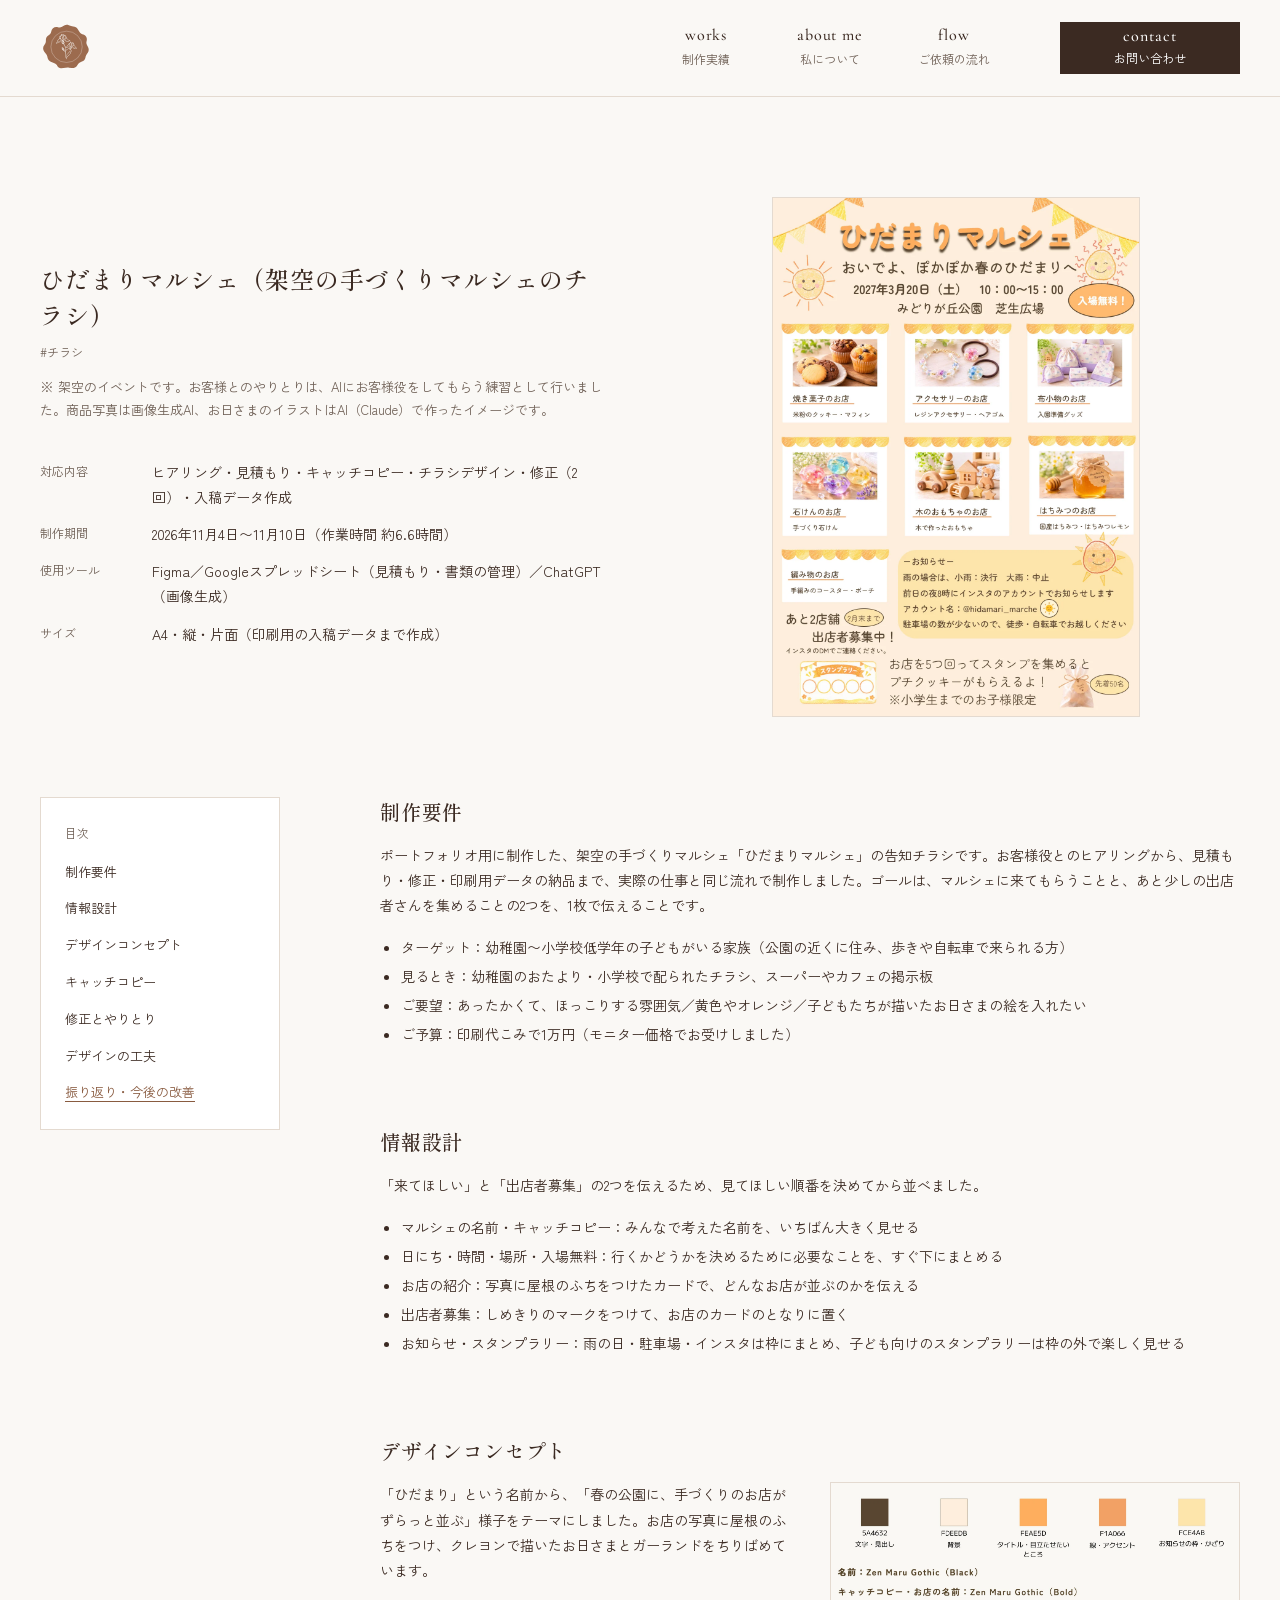
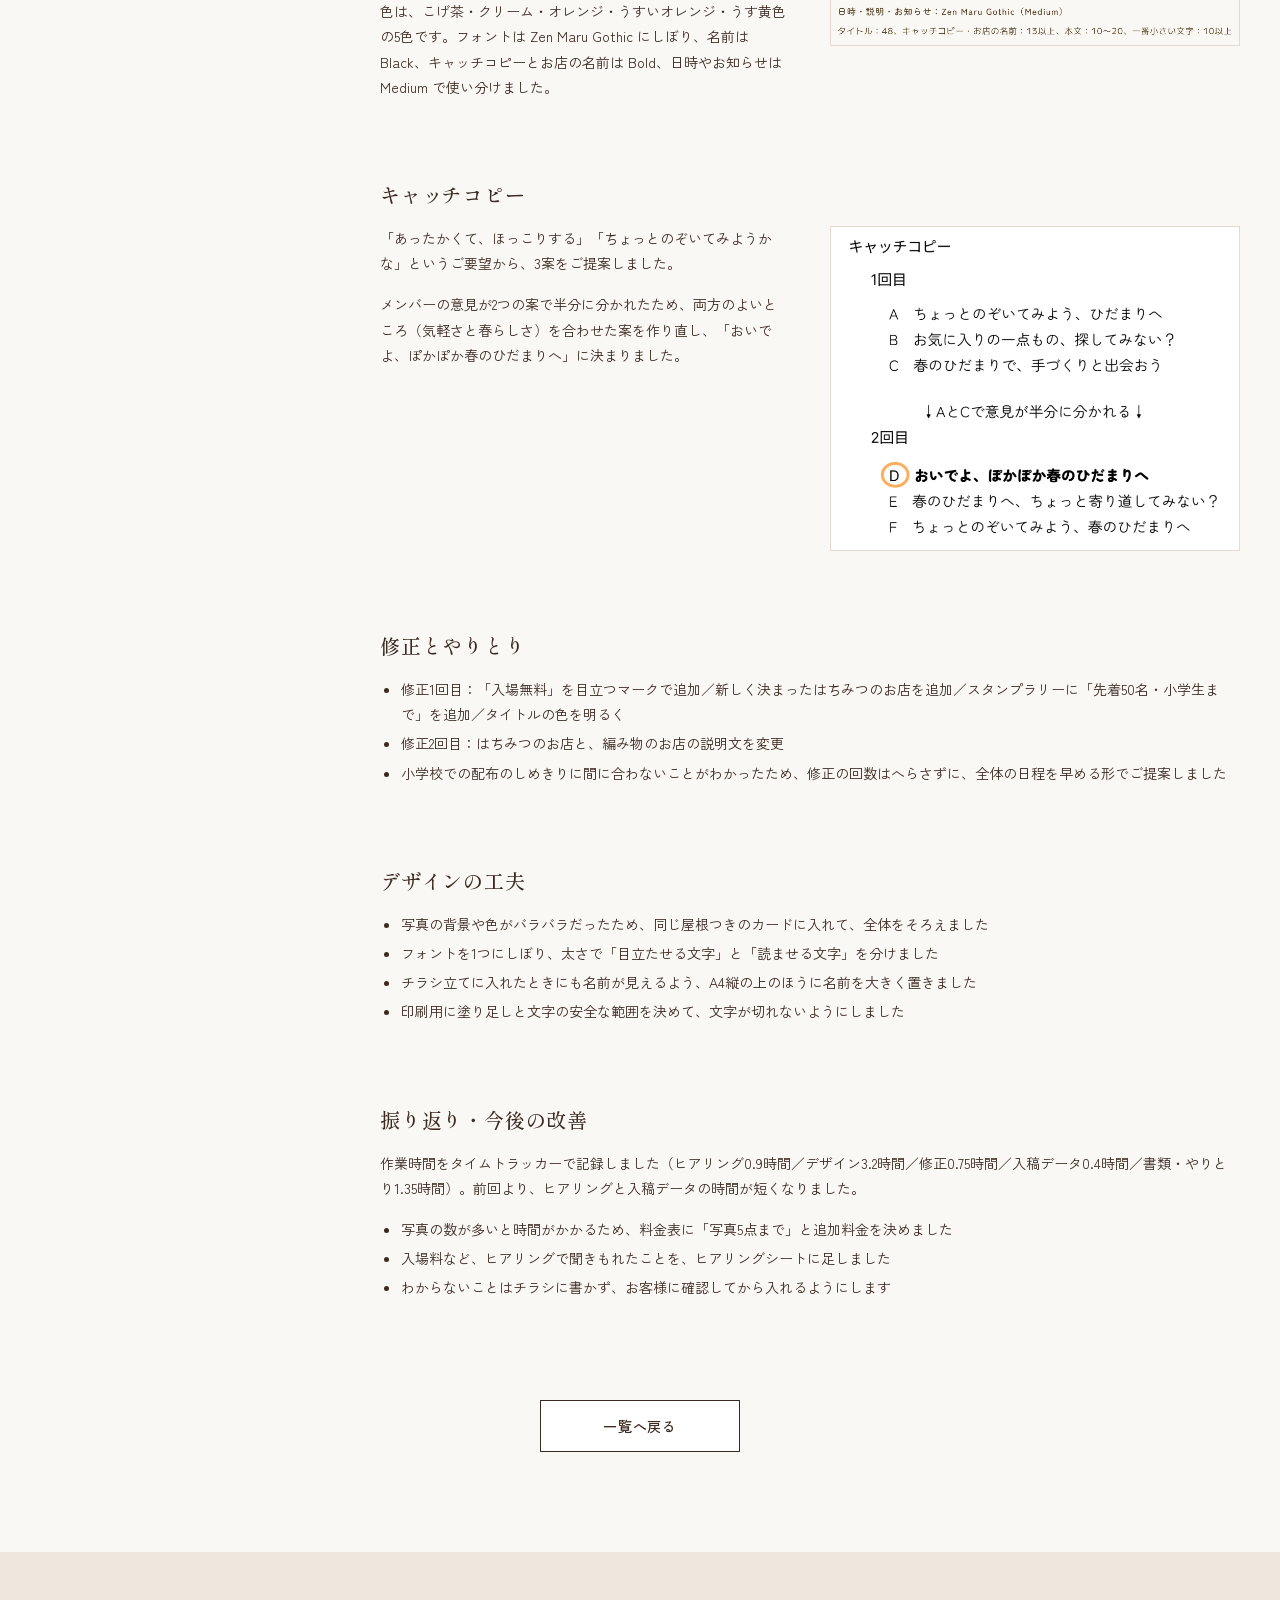
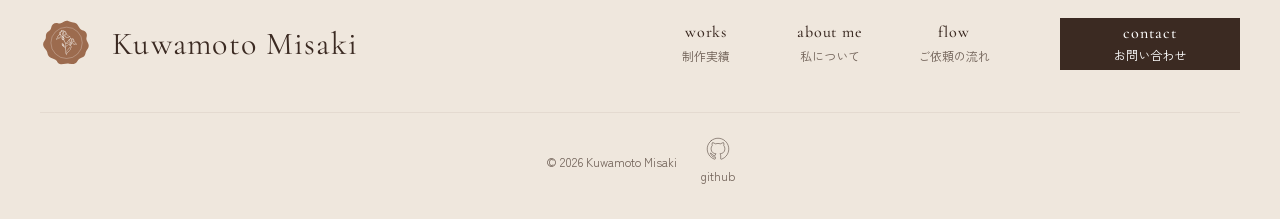
<file: docs/work-hidamari.html>
<!DOCTYPE html>
<!-- ↑ 「このファイルはHTMLで書いてあるよ」とブラウザに伝える合図。必ず1行目に書く -->

<html lang="ja">
<!-- ↑ ページ全体を包む箱。lang="ja" は「日本語のページです」という意味（読み上げソフトや検索エンジンが使う） -->

<head>
    <!-- ↑ 画面には出ない「ページの設定」を書く場所 -->

    <meta charset="UTF-8">
    <!-- ↑ 文字の種類の指定。これがないと日本語が文字化けすることがある -->

    <meta name="viewport" content="width=device-width, initial-scale=1.0">
    <!-- ↑ スマホで見たときに、画面の幅に合わせて表示する設定 -->


    <title>ひだまりマルシェ（架空の手づくりマルシェのチラシ） | Kuwamoto Misaki</title>

    <meta name="description"
        content="架空の手づくりマルシェ「ひだまりマルシェ」の告知チラシの制作実績です。ヒアリングから見積もり・修正・入稿データの作成までの流れと、デザインの工夫を紹介しています。">
    <!-- ↑ 検索結果のタイトルの下に出る説明文 -->

    <!-- ===== タブのアイコン（favicon） ===== -->
    <link rel="icon" href="images/logo-seal.svg" type="image/svg+xml">
    <link rel="apple-touch-icon" href="images/apple-touch-icon.png">

    <!-- ===== SNS や LINE で URL を送ったときの見え方（OGP） ===== -->
    <meta property="og:type" content="website">
    <meta property="og:title" content="ひだまりマルシェ（架空の手づくりマルシェのチラシ） | Kuwamoto Misaki">
    <!-- ↑ <title> と同じ文 -->
    <meta property="og:description"
        content="架空の手づくりマルシェ「ひだまりマルシェ」の告知チラシの制作実績です。ヒアリングから見積もり・修正・入稿データの作成までの流れと、デザインの工夫を紹介しています。">
    <!-- ↑ すぐ上の meta description と同じ文 -->
    <meta property="og:url" content="https://misaki36.github.io/portfolio/work-hidamari.html">
    <!-- ↑ このページの URL -->
    <meta property="og:image" content="https://misaki36.github.io/portfolio/images/ogp.png">
    <meta property="og:site_name" content="Kuwamoto Misaki">
    <meta property="og:locale" content="ja_JP">
    <meta name="twitter:card" content="summary_large_image">

    <link rel="preconnect" href="https://fonts.googleapis.com">
    <link rel="preconnect" href="https://fonts.gstatic.com" crossorigin>
    <!-- ↑ 「このあとGoogleのフォントを使うから、先に接続の準備をしておいて」という合図。表示が少し速くなる -->

    <link
        href="https://fonts.googleapis.com/css2?family=Cormorant+Garamond:wght@400;500&family=Shippori+Mincho:wght@400;500&family=Zen+Kaku+Gothic+New:wght@400;500&display=swap"
        rel="stylesheet">
    <!-- ↑ Figmaで使った3つのフォントを読み込む。wght@400;500 は「Regular と Medium の太さだけ使う」という意味（使う太さだけにすると軽くなる） -->

    <link rel="stylesheet" href="css/style.css">
    <!-- ↑ 自分で書くCSSファイルを読み込む。フォントのあとに書くのがポイント -->
</head>

<body>
    <!-- ↑ 画面に表示されるものを書く場所 -->

    <!-- ==================== ヘッダー ==================== -->
    <header class="header">
        <!-- ↑ header は「ページの頭の部分」という意味のタグ -->

        <div class="header__inner inner">
            <!-- ↑ class を2つつけている。header__inner（ヘッダー用の設定）と inner（幅をそろえる共通パーツ） -->

            <a class="header__logo" href="index.html">
                <!-- ↑ ロゴを押すとトップページに戻るリンク -->
                <img src="images/logo-seal.svg" alt="Kuwamoto Misaki トップページへ" width="56" height="56">
                <!-- ↑ alt は画像が見えない人（読み上げソフト）向けの説明。
                 width と height を書いておくと、画像を読み込む前から場所が確保されて、ページがガタッとずれない -->
            </a>

            <button class="header__menu-btn" type="button" aria-label="メニューを開く" aria-expanded="false"
                aria-controls="global-nav">
                <!-- ↑ スマホのときだけ出る ≡ ボタン。aria-controls で「global-nav を開け閉めするボタン」と読み上げソフトに伝える -->
                <span class="header__menu-line"></span><span class="header__menu-line"></span><span
                    class="header__menu-line"></span>
            </button>

            <nav class="header__nav" id="global-nav" aria-label="メインメニュー">
                <!-- ↑ nav は「メニュー」という意味のタグ。aria-label で読み上げソフトに名前を伝える -->

                <ul class="header__list">
                    <!-- ↑ メニューの並び（ul = 順番のないリスト） -->
                    <li>
                        <a class="header__link" href="works.html">
                            <span class="header__link-en">works</span>
                            <span class="header__link-ja">制作実績</span>
                        </a>
                    </li>
                    <li>
                        <a class="header__link" href="about.html">
                            <span class="header__link-en">about me</span>
                            <span class="header__link-ja">私について</span>
                        </a>
                    </li>
                    <li>
                        <a class="header__link" href="contact.php#flow">
                            <!-- ↑ #flow は「contact.php の中の flow という場所まで飛ぶ」という意味 -->
                            <span class="header__link-en">flow</span>
                            <span class="header__link-ja">ご依頼の流れ</span>
                        </a>
                    </li>
                </ul>

                <a class="header__contact" href="contact.php#contact">
                    <!-- ↑ お問い合わせボタン -->
                    <span class="header__contact-en">contact</span>
                    <span class="header__contact-ja">お問い合わせ</span>
                </a>

            </nav>
        </div>
    </header>

    <!-- ==================== メイン（ページの中身） ==================== -->
    <main>
        <!-- 作品詳細ページ全体 -->
        <section class="detail section">
            <!-- ↓ section の1段内側 -->
            <div class="inner">
                <!-- ↓ div.inner の1段内側 -->
                <div class="detail__overview">
                    <!-- ↓ div.detail__overview の1段内側 -->

                    <!-- 右の列：タイトル・種類・基本情報 -->
                    <div class="detail__summary">
                        <h1 class="detail__title">ひだまりマルシェ（架空の手づくりマルシェのチラシ）</h1>
                        <p class="detail__tag">#チラシ</p>
                        <!-- 架空のイベントだとわかるように、タイトルの近くに書く -->
                        <p class="detail__note">※
                            架空のイベントです。お客様とのやりとりは、AIにお客様役をしてもらう練習として行いました。商品写真は画像生成AI、お日さまのイラストはAI（Claude）で作ったイメージです。
                        </p>

                        <dl class="detail__info">
                            <!-- ↓ dl の1段内側：1行ぶんのまとまり -->
                            <div class="detail__info-row">
                                <dt class="detail__info-term">対応内容</dt>
                                <dd class="detail__info-desc">ヒアリング・見積もり・キャッチコピー・チラシデザイン・修正（2回）・入稿データ作成</dd>
                            </div>
                            <div class="detail__info-row">
                                <dt class="detail__info-term">制作期間</dt>
                                <dd class="detail__info-desc">2026年11月4日〜11月10日（作業時間 約6.6時間）</dd>
                            </div>
                            <div class="detail__info-row">
                                <dt class="detail__info-term">使用ツール</dt>
                                <dd class="detail__info-desc">Figma／Googleスプレッドシート（見積もり・書類の管理）／ChatGPT（画像生成）</dd>
                            </div>
                            <div class="detail__info-row">
                                <!-- 印刷物なので、サイトURLのかわりにサイズを書く -->
                                <dt class="detail__info-term">サイズ</dt>
                                <dd class="detail__info-desc">A4・縦・片面（印刷用の入稿データまで作成）</dd>
                            </div>
                        </dl>
                    </div>

                    <!-- 左の列：メイン画像（チラシ全体） -->
                    <img class="detail__mv detail__mv--portrait" src="images/works/hidamari/mv.webp"
                        alt="ひだまりマルシェのチラシ。屋根のついたお店のカードが並び、クレヨンで描いたお日さまとガーランドで春のマルシェを表現したデザイン" width="1190"
                        height="1684">
                </div>

                <!-- 本文エリア：左に目次、右に本文 -->
                <div class="detail__body">

                    <!-- 左：目次 -->
                    <nav class="detail-toc" aria-label="目次">
                        <p class="detail-toc__title">目次</p>
                        <ul class="detail-toc__list">
                            <li><a class="detail-toc__link" href="#requirement">制作要件</a></li>
                            <li><a class="detail-toc__link" href="#structure">情報設計</a></li>
                            <li><a class="detail-toc__link" href="#design-concept">デザインコンセプト</a></li>
                            <li><a class="detail-toc__link" href="#catchcopy">キャッチコピー</a></li>
                            <li><a class="detail-toc__link" href="#revision">修正とやりとり</a></li>
                            <li><a class="detail-toc__link" href="#idea">デザインの工夫</a></li>
                            <li><a class="detail-toc__link" href="#review">振り返り・今後の改善</a></li>
                        </ul>
                    </nav>

                    <!-- 右：本文 -->
                    <div class="detail__content">

                        <section class="detail__block" id="requirement">
                            <h2 class="detail__heading">制作要件</h2>
                            <p class="detail__text">
                                ポートフォリオ用に制作した、架空の手づくりマルシェ「ひだまりマルシェ」の告知チラシです。お客様役とのヒアリングから、見積もり・修正・印刷用データの納品まで、実際の仕事と同じ流れで制作しました。ゴールは、マルシェに来てもらうことと、あと少しの出店者さんを集めることの2つを、1枚で伝えることです。
                            </p>
                            <ul class="detail__list">
                                <li>ターゲット：幼稚園〜小学校低学年の子どもがいる家族（公園の近くに住み、歩きや自転車で来られる方）</li>
                                <li>見るとき：幼稚園のおたより・小学校で配られたチラシ、スーパーやカフェの掲示板</li>
                                <li>ご要望：あったかくて、ほっこりする雰囲気／黄色やオレンジ／子どもたちが描いたお日さまの絵を入れたい</li>
                                <li>ご予算：印刷代こみで1万円（モニター価格でお受けしました）</li>
                            </ul>
                        </section>

                        <section class="detail__block" id="structure">
                            <h2 class="detail__heading">情報設計</h2>
                            <p class="detail__text">「来てほしい」と「出店者募集」の2つを伝えるため、見てほしい順番を決めてから並べました。</p>
                            <ul class="detail__list">
                                <li>マルシェの名前・キャッチコピー：みんなで考えた名前を、いちばん大きく見せる</li>
                                <li>日にち・時間・場所・入場無料：行くかどうかを決めるために必要なことを、すぐ下にまとめる</li>
                                <li>お店の紹介：写真に屋根のふちをつけたカードで、どんなお店が並ぶのかを伝える</li>
                                <li>出店者募集：しめきりのマークをつけて、お店のカードのとなりに置く</li>
                                <li>お知らせ・スタンプラリー：雨の日・駐車場・インスタは枠にまとめ、子ども向けのスタンプラリーは枠の外で楽しく見せる</li>
                            </ul>
                        </section>

                        <section class="detail__block" id="design-concept">
                            <h2 class="detail__heading">デザインコンセプト</h2>
                            <!-- 左に文、右に画像（横長なので半分ずつ） -->
                            <div class="detail__split detail__split--wide">
                                <!-- ↓ div.detail__split の1段内側 -->
                                <div class="detail__split-text">
                                    <p class="detail__text">
                                        「ひだまり」という名前から、「春の公園に、手づくりのお店がずらっと並ぶ」様子をテーマにしました。お店の写真に屋根のふちをつけ、クレヨンで描いたお日さまとガーランドをちりばめています。
                                    </p>
                                    <p class="detail__text">色は、こげ茶・クリーム・オレンジ・うすいオレンジ・うす黄色の5色です。フォントは Zen Maru Gothic
                                        にしぼり、名前は Black、キャッチコピーとお店の名前は Bold、日時やお知らせは Medium で使い分けました。</p>
                                </div>
                                <img class="detail__img" src="images/works/hidamari/palette.webp"
                                    alt="ひだまりマルシェのカラーパレット。こげ茶・クリーム・オレンジ・うすいオレンジ・うす黄色の5色と、フォントの使い分け" width="1600"
                                    height="634" loading="lazy">
                            </div>
                        </section>

                        <section class="detail__block" id="catchcopy">
                            <h2 class="detail__heading">キャッチコピー</h2>
                            <!-- 左に文、右にキャッチコピーの案の画像 -->
                            <div class="detail__split detail__split--wide">
                                <!-- ↓ div.detail__split の1段内側 -->
                                <div class="detail__split-text">
                                    <p class="detail__text">「あったかくて、ほっこりする」「ちょっとのぞいてみようかな」というご要望から、3案をご提案しました。</p>
                                    <p class="detail__text">
                                        メンバーの意見が2つの案で半分に分かれたため、両方のよいところ（気軽さと春らしさ）を合わせた案を作り直し、「おいでよ、ぽかぽか春のひだまりへ」に決まりました。
                                    </p>
                                </div>
                                <img class="detail__img" src="images/works/hidamari/catchcopy.webp"
                                    alt="キャッチコピーの案。1回目の3案と、意見が分かれた2案を合わせた2回目の3案。決まった案に丸がついている" width="1600"
                                    height="1267" loading="lazy">
                            </div>
                        </section>

                        <section class="detail__block" id="revision">
                            <h2 class="detail__heading">修正とやりとり</h2>
                            <ul class="detail__list">
                                <li>修正1回目：「入場無料」を目立つマークで追加／新しく決まったはちみつのお店を追加／スタンプラリーに「先着50名・小学生まで」を追加／タイトルの色を明るく</li>
                                <li>修正2回目：はちみつのお店と、編み物のお店の説明文を変更</li>
                                <li>小学校での配布のしめきりに間に合わないことがわかったため、修正の回数はへらさずに、全体の日程を早める形でご提案しました</li>
                            </ul>
                        </section>

                        <section class="detail__block" id="idea">
                            <h2 class="detail__heading">デザインの工夫</h2>
                            <ul class="detail__list">
                                <li>写真の背景や色がバラバラだったため、同じ屋根つきのカードに入れて、全体をそろえました</li>
                                <li>フォントを1つにしぼり、太さで「目立たせる文字」と「読ませる文字」を分けました</li>
                                <li>チラシ立てに入れたときにも名前が見えるよう、A4縦の上のほうに名前を大きく置きました</li>
                                <li>印刷用に塗り足しと文字の安全な範囲を決めて、文字が切れないようにしました</li>
                            </ul>
                        </section>

                        <section class="detail__block" id="review">
                            <h2 class="detail__heading">振り返り・今後の改善</h2>
                            <p class="detail__text">
                                作業時間をタイムトラッカーで記録しました（ヒアリング0.9時間／デザイン3.2時間／修正0.75時間／入稿データ0.4時間／書類・やりとり1.35時間）。前回より、ヒアリングと入稿データの時間が短くなりました。
                            </p>
                            <ul class="detail__list">
                                <li>写真の数が多いと時間がかかるため、料金表に「写真5点まで」と追加料金を決めました</li>
                                <li>入場料など、ヒアリングで聞きもれたことを、ヒアリングシートに足しました</li>
                                <li>わからないことはチラシに書かず、お客様に確認してから入れるようにします</li>
                            </ul>
                        </section>
                    </div>
                </div>

                <!-- 下のボタン：一覧へ戻る -->
                <div class="detail__nav">
                    <a class="btn btn--sub" href="works.html">一覧へ戻る</a>
                </div>

            </div>
        </section>
    </main>

    <!-- ==================== フッター ==================== -->
    <footer class="footer">
        <!-- ↑ footer は「ページの終わりの部分」という意味のタグ -->

        <div class="footer__inner inner">

            <!-- ===== 上の段：ロゴと名前／メニュー ===== -->
            <div class="footer__top">

                <a class="footer__brand" href="index.html">
                    <!-- ↓ a の1段内側：ロゴと名前（押すとトップページに戻る） -->
                    <img src="images/logo-seal.svg" alt="" width="56" height="56">
                    <!-- ↑ alt="" （空っぽ）にしているのは、すぐ横に名前の文字があるから。
                       読み上げソフトが「ロゴ、Kuwamoto Misaki」と2回読まないようにするため -->
                    <span class="footer__name">Kuwamoto Misaki</span>
                </a>

                <nav class="header__nav" aria-label="フッターメニュー">
                    <!-- ↑ ヘッダーのメニューとまったく同じ見た目なので、ヘッダー用の class を使い回す -->
                    <ul class="header__list">
                        <li>
                            <a class="header__link" href="works.html">
                                <span class="header__link-en">works</span>
                                <span class="header__link-ja">制作実績</span>
                            </a>
                        </li>
                        <li>
                            <a class="header__link" href="about.html">
                                <span class="header__link-en">about me</span>
                                <span class="header__link-ja">私について</span>
                            </a>
                        </li>
                        <li>
                            <a class="header__link" href="contact.php#flow">
                                <span class="header__link-en">flow</span>
                                <span class="header__link-ja">ご依頼の流れ</span>
                            </a>
                        </li>
                    </ul>
                    <a class="header__contact" href="contact.php#contact">
                        <span class="header__contact-en">contact</span>
                        <span class="header__contact-ja">お問い合わせ</span>
                    </a>
                </nav>

            </div>

            <!-- ===== 下の段：左にコピーライト、右に GitHub ===== -->
            <div class="footer__bottom">
                <!-- ↓ div.footer__bottom の1段内側 -->
                <small class="footer__copy">&copy; 2026 Kuwamoto Misaki</small>
                <!-- ↑ small は「著作権表示」に使うタグ。&copy; は © マーク -->
                <ul class="footer__sns">
                    <li>
                        <a class="footer__sns-link" href="https://github.com/misaki36" target="_blank"
                            rel="noopener noreferrer">
                            <img src="images/icon-github.svg" alt="" width="24" height="24">
                            <span>github</span>
                        </a>
                    </li>
                </ul>
            </div>

        </div>
    </footer>

    <script src="js/main.js" defer></script>
    <!-- ↑ JavaScriptファイルを読み込む。defer は「HTMLを全部読み終わってから動かしてね」という意味 -->
</body>

</html>
</file>
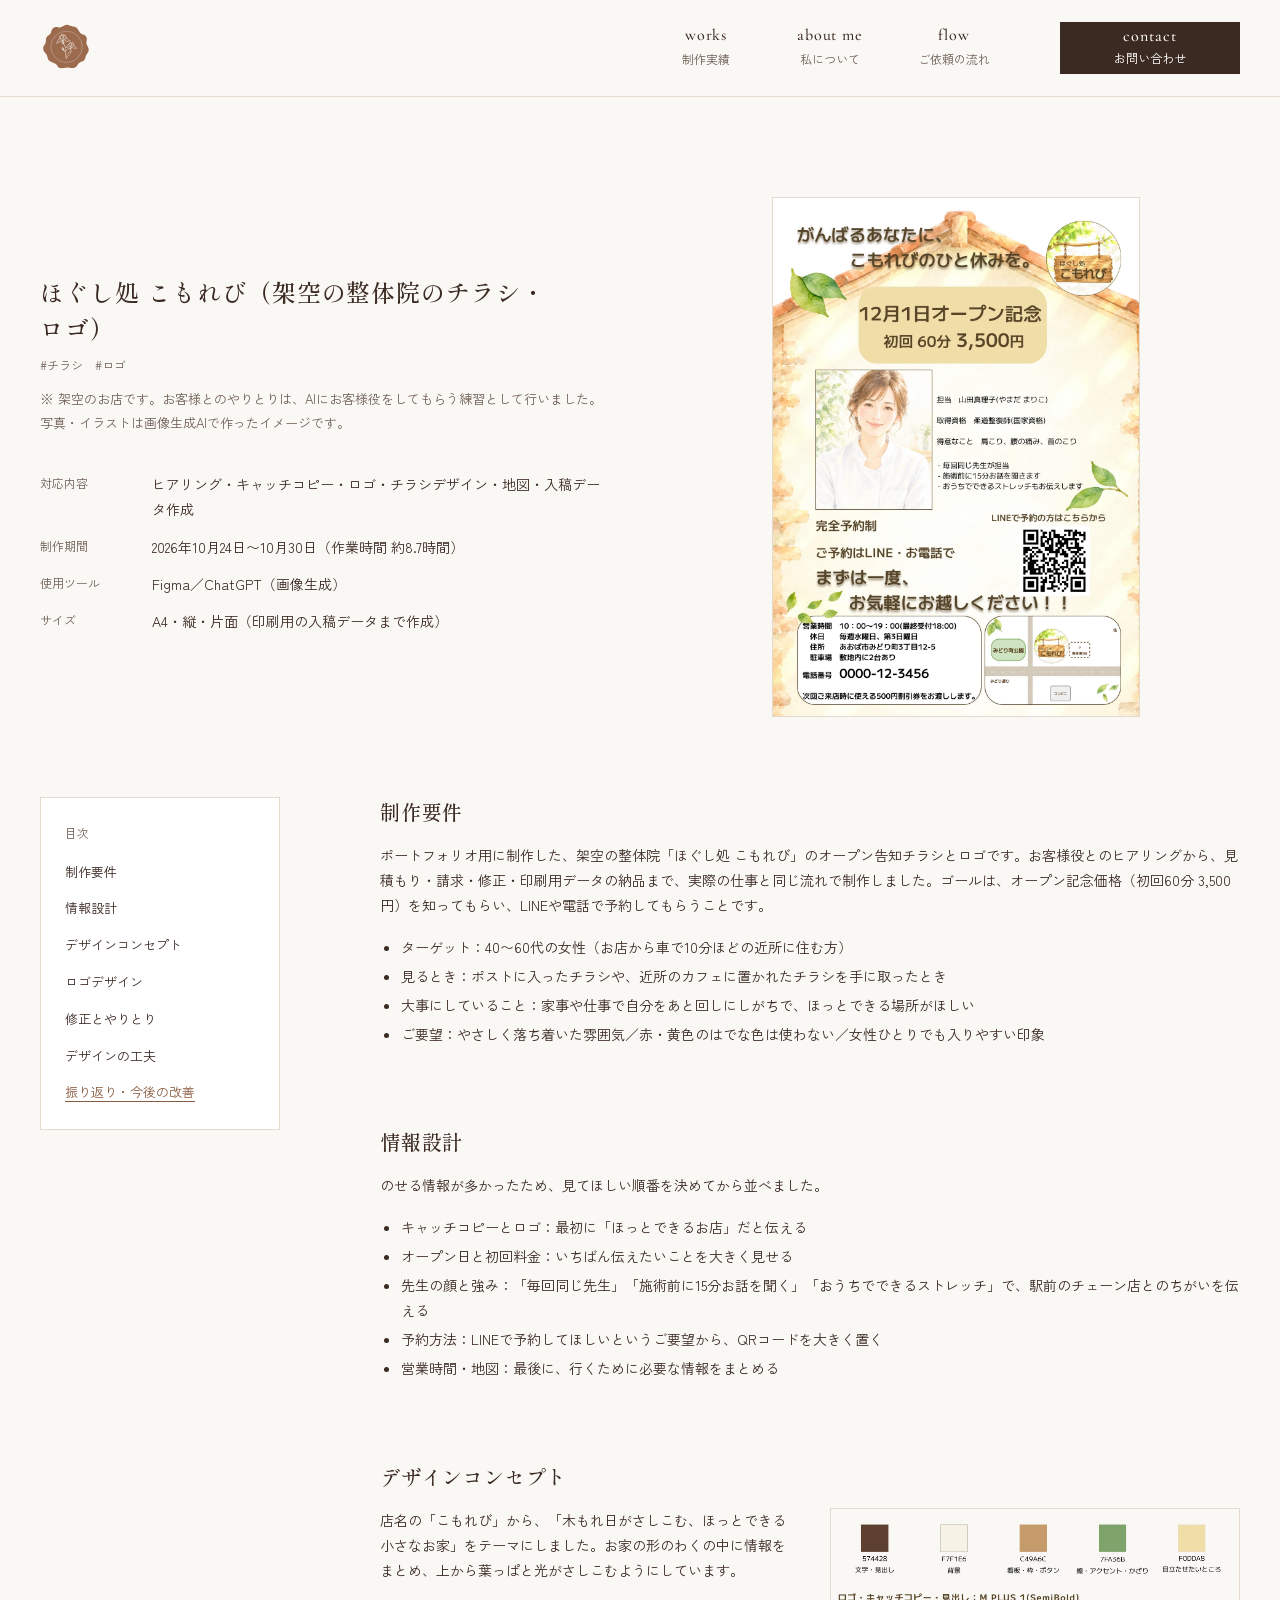
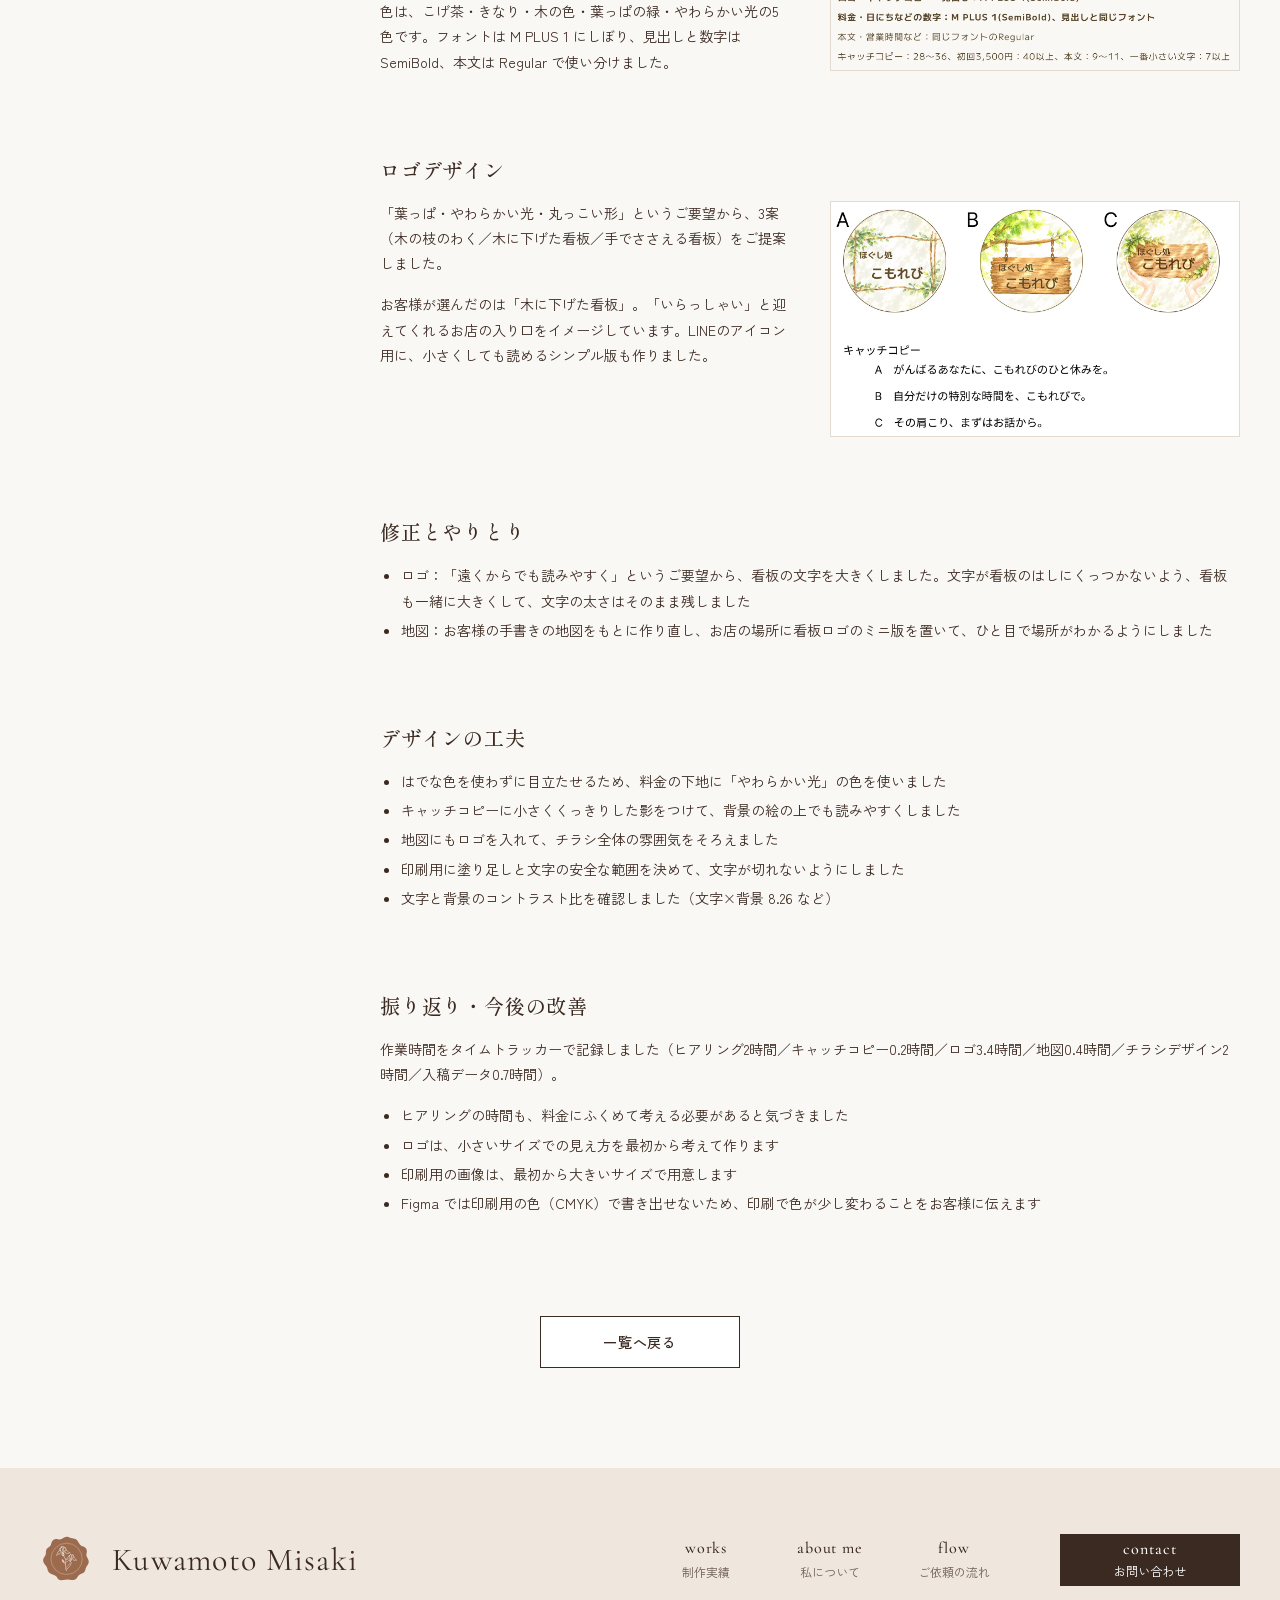
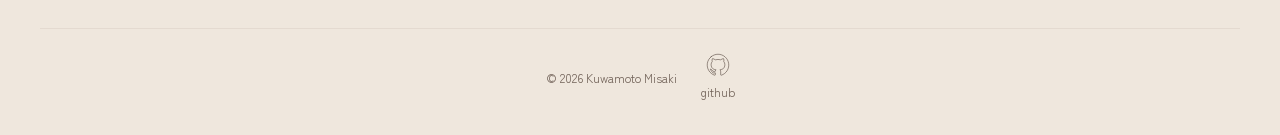
<file: docs/work-komorebi.html>
<!DOCTYPE html>
<!-- ↑ 「このファイルはHTMLで書いてあるよ」とブラウザに伝える合図。必ず1行目に書く -->

<html lang="ja">
<!-- ↑ ページ全体を包む箱。lang="ja" は「日本語のページです」という意味（読み上げソフトや検索エンジンが使う） -->

<head>
    <!-- ↑ 画面には出ない「ページの設定」を書く場所 -->

    <meta charset="UTF-8">
    <!-- ↑ 文字の種類の指定。これがないと日本語が文字化けすることがある -->

    <meta name="viewport" content="width=device-width, initial-scale=1.0">
    <!-- ↑ スマホで見たときに、画面の幅に合わせて表示する設定 -->


    <title>ほぐし処 こもれび（架空の整体院のチラシ・ロゴ） | Kuwamoto Misaki</title>

    <meta name="description" content="架空の整体院「ほぐし処 こもれび」のオープン告知チラシとロゴの制作実績です。ヒアリングから入稿データの作成までの流れと、デザインの工夫を紹介しています。">
    <!-- ↑ 検索結果のタイトルの下に出る説明文 -->

    <!-- ===== タブのアイコン（favicon） ===== -->
    <link rel="icon" href="images/logo-seal.svg" type="image/svg+xml">
    <link rel="apple-touch-icon" href="images/apple-touch-icon.png">

    <!-- ===== SNS や LINE で URL を送ったときの見え方（OGP） ===== -->
    <meta property="og:type" content="website">
    <meta property="og:title" content="ほぐし処 こもれび（架空の整体院のチラシ・ロゴ） | Kuwamoto Misaki">
    <!-- ↑ <title> と同じ文 -->
    <meta property="og:description"
        content="架空の整体院「ほぐし処 こもれび」のオープン告知チラシとロゴの制作実績です。ヒアリングから入稿データの作成までの流れと、デザインの工夫を紹介しています。">
    <!-- ↑ すぐ上の meta description と同じ文 -->
    <meta property="og:url" content="https://misaki36.github.io/portfolio/work-komorebi.html">
    <!-- ↑ このページの URL -->
    <meta property="og:image" content="https://misaki36.github.io/portfolio/images/ogp.png">
    <meta property="og:site_name" content="Kuwamoto Misaki">
    <meta property="og:locale" content="ja_JP">
    <meta name="twitter:card" content="summary_large_image">

    <link rel="preconnect" href="https://fonts.googleapis.com">
    <link rel="preconnect" href="https://fonts.gstatic.com" crossorigin>
    <!-- ↑ 「このあとGoogleのフォントを使うから、先に接続の準備をしておいて」という合図。表示が少し速くなる -->

    <link
        href="https://fonts.googleapis.com/css2?family=Cormorant+Garamond:wght@400;500&family=Shippori+Mincho:wght@400;500&family=Zen+Kaku+Gothic+New:wght@400;500&display=swap"
        rel="stylesheet">
    <!-- ↑ Figmaで使った3つのフォントを読み込む。wght@400;500 は「Regular と Medium の太さだけ使う」という意味（使う太さだけにすると軽くなる） -->

    <link rel="stylesheet" href="css/style.css">
    <!-- ↑ 自分で書くCSSファイルを読み込む。フォントのあとに書くのがポイント -->
</head>

<body>
    <!-- ↑ 画面に表示されるものを書く場所 -->

    <!-- ==================== ヘッダー ==================== -->
    <header class="header">
        <!-- ↑ header は「ページの頭の部分」という意味のタグ -->

        <div class="header__inner inner">
            <!-- ↑ class を2つつけている。header__inner（ヘッダー用の設定）と inner（幅をそろえる共通パーツ） -->

            <a class="header__logo" href="index.html">
                <!-- ↑ ロゴを押すとトップページに戻るリンク -->
                <img src="images/logo-seal.svg" alt="Kuwamoto Misaki トップページへ" width="56" height="56">
                <!-- ↑ alt は画像が見えない人（読み上げソフト）向けの説明。
                 width と height を書いておくと、画像を読み込む前から場所が確保されて、ページがガタッとずれない -->
            </a>

            <button class="header__menu-btn" type="button" aria-label="メニューを開く" aria-expanded="false"
                aria-controls="global-nav">
                <!-- ↑ スマホのときだけ出る ≡ ボタン。aria-controls で「global-nav を開け閉めするボタン」と読み上げソフトに伝える -->
                <span class="header__menu-line"></span><span class="header__menu-line"></span><span
                    class="header__menu-line"></span>
            </button>

            <nav class="header__nav" id="global-nav" aria-label="メインメニュー">
                <!-- ↑ nav は「メニュー」という意味のタグ。aria-label で読み上げソフトに名前を伝える -->

                <ul class="header__list">
                    <!-- ↑ メニューの並び（ul = 順番のないリスト） -->
                    <li>
                        <a class="header__link" href="works.html">
                            <span class="header__link-en">works</span>
                            <span class="header__link-ja">制作実績</span>
                        </a>
                    </li>
                    <li>
                        <a class="header__link" href="about.html">
                            <span class="header__link-en">about me</span>
                            <span class="header__link-ja">私について</span>
                        </a>
                    </li>
                    <li>
                        <a class="header__link" href="contact.php#flow">
                            <!-- ↑ #flow は「contact.php の中の flow という場所まで飛ぶ」という意味 -->
                            <span class="header__link-en">flow</span>
                            <span class="header__link-ja">ご依頼の流れ</span>
                        </a>
                    </li>
                </ul>

                <a class="header__contact" href="contact.php#contact">
                    <!-- ↑ お問い合わせボタン -->
                    <span class="header__contact-en">contact</span>
                    <span class="header__contact-ja">お問い合わせ</span>
                </a>

            </nav>
        </div>
    </header>

    <!-- ==================== メイン（ページの中身） ==================== -->
    <main>
        <!-- 作品詳細ページ全体 -->
        <section class="detail section">
            <!-- ↓ section の1段内側 -->
            <div class="inner">
                <!-- ↓ div.inner の1段内側 -->
                <div class="detail__overview">
                    <!-- ↓ div.detail__overview の1段内側 -->

                    <!-- 右の列：タイトル・種類・基本情報 -->
                    <div class="detail__summary">
                        <h1 class="detail__title">ほぐし処 こもれび（架空の整体院のチラシ・ロゴ）</h1>
                        <p class="detail__tag">#チラシ　#ロゴ</p>
                        <!-- 架空のお店だとわかるように、タイトルの近くに書く -->
                        <p class="detail__note">※ 架空のお店です。お客様とのやりとりは、AIにお客様役をしてもらう練習として行いました。写真・イラストは画像生成AIで作ったイメージです。
                        </p>

                        <dl class="detail__info">
                            <!-- ↓ dl の1段内側：1行ぶんのまとまり -->
                            <div class="detail__info-row">
                                <dt class="detail__info-term">対応内容</dt>
                                <dd class="detail__info-desc">ヒアリング・キャッチコピー・ロゴ・チラシデザイン・地図・入稿データ作成</dd>
                            </div>
                            <div class="detail__info-row">
                                <dt class="detail__info-term">制作期間</dt>
                                <dd class="detail__info-desc">2026年10月24日〜10月30日（作業時間 約8.7時間）</dd>
                            </div>
                            <div class="detail__info-row">
                                <dt class="detail__info-term">使用ツール</dt>
                                <dd class="detail__info-desc">Figma／ChatGPT（画像生成）</dd>
                            </div>
                            <div class="detail__info-row">
                                <!-- 印刷物なので、サイトURLのかわりにサイズを書く -->
                                <dt class="detail__info-term">サイズ</dt>
                                <dd class="detail__info-desc">A4・縦・片面（印刷用の入稿データまで作成）</dd>
                            </div>
                        </dl>
                    </div>

                    <!-- 左の列：メイン画像（PCで見た最初の画面） -->
                    <img class="detail__mv detail__mv--portrait" src="images/works/komorebi/mv.webp"
                        alt="ほぐし処 こもれび のチラシ。お家の形のわくの中に、オープン日・初回料金・先生の写真・予約のQRコード・地図をまとめたデザイン" width="1190"
                        height="1684">
                </div>

                <!-- 本文エリア：左に目次、右に本文 -->
                <div class="detail__body">

                    <!-- 左：目次 -->
                    <nav class="detail-toc" aria-label="目次">
                        <p class="detail-toc__title">目次</p>
                        <ul class="detail-toc__list">
                            <li><a class="detail-toc__link" href="#requirement">制作要件</a></li>
                            <li><a class="detail-toc__link" href="#structure">情報設計</a></li>
                            <li><a class="detail-toc__link" href="#design-concept">デザインコンセプト</a></li>
                            <li><a class="detail-toc__link" href="#logo">ロゴデザイン</a></li>
                            <li><a class="detail-toc__link" href="#revision">修正とやりとり</a></li>
                            <li><a class="detail-toc__link" href="#idea">デザインの工夫</a></li>
                            <li><a class="detail-toc__link" href="#review">振り返り・今後の改善</a></li>
                        </ul>
                    </nav>

                    <!-- 右：本文 -->
                    <div class="detail__content">

                        <section class="detail__block" id="requirement">
                            <h2 class="detail__heading">制作要件</h2>
                            <p class="detail__text">ポートフォリオ用に制作した、架空の整体院「ほぐし処
                                こもれび」のオープン告知チラシとロゴです。お客様役とのヒアリングから、見積もり・請求・修正・印刷用データの納品まで、実際の仕事と同じ流れで制作しました。ゴールは、オープン記念価格（初回60分
                                3,500円）を知ってもらい、LINEや電話で予約してもらうことです。</p>
                            <ul class="detail__list">
                                <li>ターゲット：40〜60代の女性（お店から車で10分ほどの近所に住む方）</li>
                                <li>見るとき：ポストに入ったチラシや、近所のカフェに置かれたチラシを手に取ったとき</li>
                                <li>大事にしていること：家事や仕事で自分をあと回しにしがちで、ほっとできる場所がほしい</li>
                                <li>ご要望：やさしく落ち着いた雰囲気／赤・黄色のはでな色は使わない／女性ひとりでも入りやすい印象</li>
                            </ul>
                        </section>

                        <section class="detail__block" id="structure">
                            <h2 class="detail__heading">情報設計</h2>
                            <p class="detail__text">のせる情報が多かったため、見てほしい順番を決めてから並べました。</p>
                            <ul class="detail__list">
                                <li>キャッチコピーとロゴ：最初に「ほっとできるお店」だと伝える</li>
                                <li>オープン日と初回料金：いちばん伝えたいことを大きく見せる</li>
                                <li>先生の顔と強み：「毎回同じ先生」「施術前に15分お話を聞く」「おうちでできるストレッチ」で、駅前のチェーン店とのちがいを伝える</li>
                                <li>予約方法：LINEで予約してほしいというご要望から、QRコードを大きく置く</li>
                                <li>営業時間・地図：最後に、行くために必要な情報をまとめる</li>
                            </ul>
                        </section>

                        <section class="detail__block" id="design-concept">
                            <h2 class="detail__heading">デザインコンセプト</h2>
                            <!-- 左に文、右に画像（横長なので半分ずつ） -->
                            <div class="detail__split detail__split--wide">
                                <!-- ↓ div.detail__split の1段内側 -->
                                <div class="detail__split-text">
                                    <p class="detail__text">
                                        店名の「こもれび」から、「木もれ日がさしこむ、ほっとできる小さなお家」をテーマにしました。お家の形のわくの中に情報をまとめ、上から葉っぱと光がさしこむようにしています。
                                    </p>
                                    <p class="detail__text">色は、こげ茶・きなり・木の色・葉っぱの緑・やわらかい光の5色です。フォントは M PLUS 1 にしぼり、見出しと数字は
                                        SemiBold、本文は Regular で使い分けました。</p>
                                </div>
                                <img class="detail__img" src="images/works/komorebi/palette.webp"
                                    alt="ほぐし処 こもれびのカラーパレット。こげ茶・きなり・木の色・葉っぱの緑・やわらかい光の5色と、フォントの使い分け" width="1600"
                                    height="633" loading="lazy">
                            </div>
                        </section>

                        <section class="detail__block" id="logo">
                            <h2 class="detail__heading">ロゴデザイン</h2>
                            <!-- 左に文、右にロゴ3案の画像 -->
                            <div class="detail__split detail__split--wide">
                                <!-- ↓ div.detail__split の1段内側 -->
                                <div class="detail__split-text">
                                    <p class="detail__text">
                                        「葉っぱ・やわらかい光・丸っこい形」というご要望から、3案（木の枝のわく／木に下げた看板／手でささえる看板）をご提案しました。</p>
                                    <p class="detail__text">
                                        お客様が選んだのは「木に下げた看板」。「いらっしゃい」と迎えてくれるお店の入り口をイメージしています。LINEのアイコン用に、小さくしても読めるシンプル版も作りました。
                                    </p>
                                </div>
                                <img class="detail__img" src="images/works/komorebi/logo.webp"
                                    alt="ロゴの3案。木の枝のわく、木に下げた看板、手でささえる看板の3つと、キャッチコピーの3案" width="1474" height="848"
                                    loading="lazy">
                            </div>
                        </section>

                        <section class="detail__block" id="revision">
                            <h2 class="detail__heading">修正とやりとり</h2>
                            <ul class="detail__list">
                                <li>ロゴ：「遠くからでも読みやすく」というご要望から、看板の文字を大きくしました。文字が看板のはしにくっつかないよう、看板も一緒に大きくして、文字の太さはそのまま残しました
                                </li>
                                <li>地図：お客様の手書きの地図をもとに作り直し、お店の場所に看板ロゴのミニ版を置いて、ひと目で場所がわかるようにしました</li>
                            </ul>
                        </section>

                        <section class="detail__block" id="idea">
                            <h2 class="detail__heading">デザインの工夫</h2>
                            <ul class="detail__list">
                                <li>はでな色を使わずに目立たせるため、料金の下地に「やわらかい光」の色を使いました</li>
                                <li>キャッチコピーに小さくくっきりした影をつけて、背景の絵の上でも読みやすくしました</li>
                                <li>地図にもロゴを入れて、チラシ全体の雰囲気をそろえました</li>
                                <li>印刷用に塗り足しと文字の安全な範囲を決めて、文字が切れないようにしました</li>
                                <li>文字と背景のコントラスト比を確認しました（文字×背景 8.26 など）</li>
                            </ul>
                        </section>

                        <section class="detail__block" id="review">
                            <h2 class="detail__heading">振り返り・今後の改善</h2>
                            <p class="detail__text">
                                作業時間をタイムトラッカーで記録しました（ヒアリング2時間／キャッチコピー0.2時間／ロゴ3.4時間／地図0.4時間／チラシデザイン2時間／入稿データ0.7時間）。</p>
                            <ul class="detail__list">
                                <li>ヒアリングの時間も、料金にふくめて考える必要があると気づきました</li>
                                <li>ロゴは、小さいサイズでの見え方を最初から考えて作ります</li>
                                <li>印刷用の画像は、最初から大きいサイズで用意します</li>
                                <li>Figma では印刷用の色（CMYK）で書き出せないため、印刷で色が少し変わることをお客様に伝えます</li>
                            </ul>
                        </section>
                    </div>
                </div>

                <!-- 下のボタン：一覧へ戻る -->
                <div class="detail__nav">
                    <a class="btn btn--sub" href="works.html">一覧へ戻る</a>
                </div>

            </div>
        </section>
    </main>

    <!-- ==================== フッター ==================== -->
    <footer class="footer">
        <!-- ↑ footer は「ページの終わりの部分」という意味のタグ -->

        <div class="footer__inner inner">

            <!-- ===== 上の段：ロゴと名前／メニュー ===== -->
            <div class="footer__top">

                <a class="footer__brand" href="index.html">
                    <!-- ↓ a の1段内側：ロゴと名前（押すとトップページに戻る） -->
                    <img src="images/logo-seal.svg" alt="" width="56" height="56">
                    <!-- ↑ alt="" （空っぽ）にしているのは、すぐ横に名前の文字があるから。
                       読み上げソフトが「ロゴ、Kuwamoto Misaki」と2回読まないようにするため -->
                    <span class="footer__name">Kuwamoto Misaki</span>
                </a>

                <nav class="header__nav" aria-label="フッターメニュー">
                    <!-- ↑ ヘッダーのメニューとまったく同じ見た目なので、ヘッダー用の class を使い回す -->
                    <ul class="header__list">
                        <li>
                            <a class="header__link" href="works.html">
                                <span class="header__link-en">works</span>
                                <span class="header__link-ja">制作実績</span>
                            </a>
                        </li>
                        <li>
                            <a class="header__link" href="about.html">
                                <span class="header__link-en">about me</span>
                                <span class="header__link-ja">私について</span>
                            </a>
                        </li>
                        <li>
                            <a class="header__link" href="contact.php#flow">
                                <span class="header__link-en">flow</span>
                                <span class="header__link-ja">ご依頼の流れ</span>
                            </a>
                        </li>
                    </ul>
                    <a class="header__contact" href="contact.php#contact">
                        <span class="header__contact-en">contact</span>
                        <span class="header__contact-ja">お問い合わせ</span>
                    </a>
                </nav>

            </div>

            <!-- ===== 下の段：左にコピーライト、右に GitHub ===== -->
            <div class="footer__bottom">
                <!-- ↓ div.footer__bottom の1段内側 -->
                <small class="footer__copy">&copy; 2026 Kuwamoto Misaki</small>
                <!-- ↑ small は「著作権表示」に使うタグ。&copy; は © マーク -->
                <ul class="footer__sns">
                    <li>
                        <a class="footer__sns-link" href="https://github.com/misaki36" target="_blank"
                            rel="noopener noreferrer">
                            <img src="images/icon-github.svg" alt="" width="24" height="24">
                            <span>github</span>
                        </a>
                    </li>
                </ul>
            </div>

        </div>
    </footer>

    <script src="js/main.js" defer></script>
    <!-- ↑ JavaScriptファイルを読み込む。defer は「HTMLを全部読み終わってから動かしてね」という意味 -->
</body>

</html>
</file>
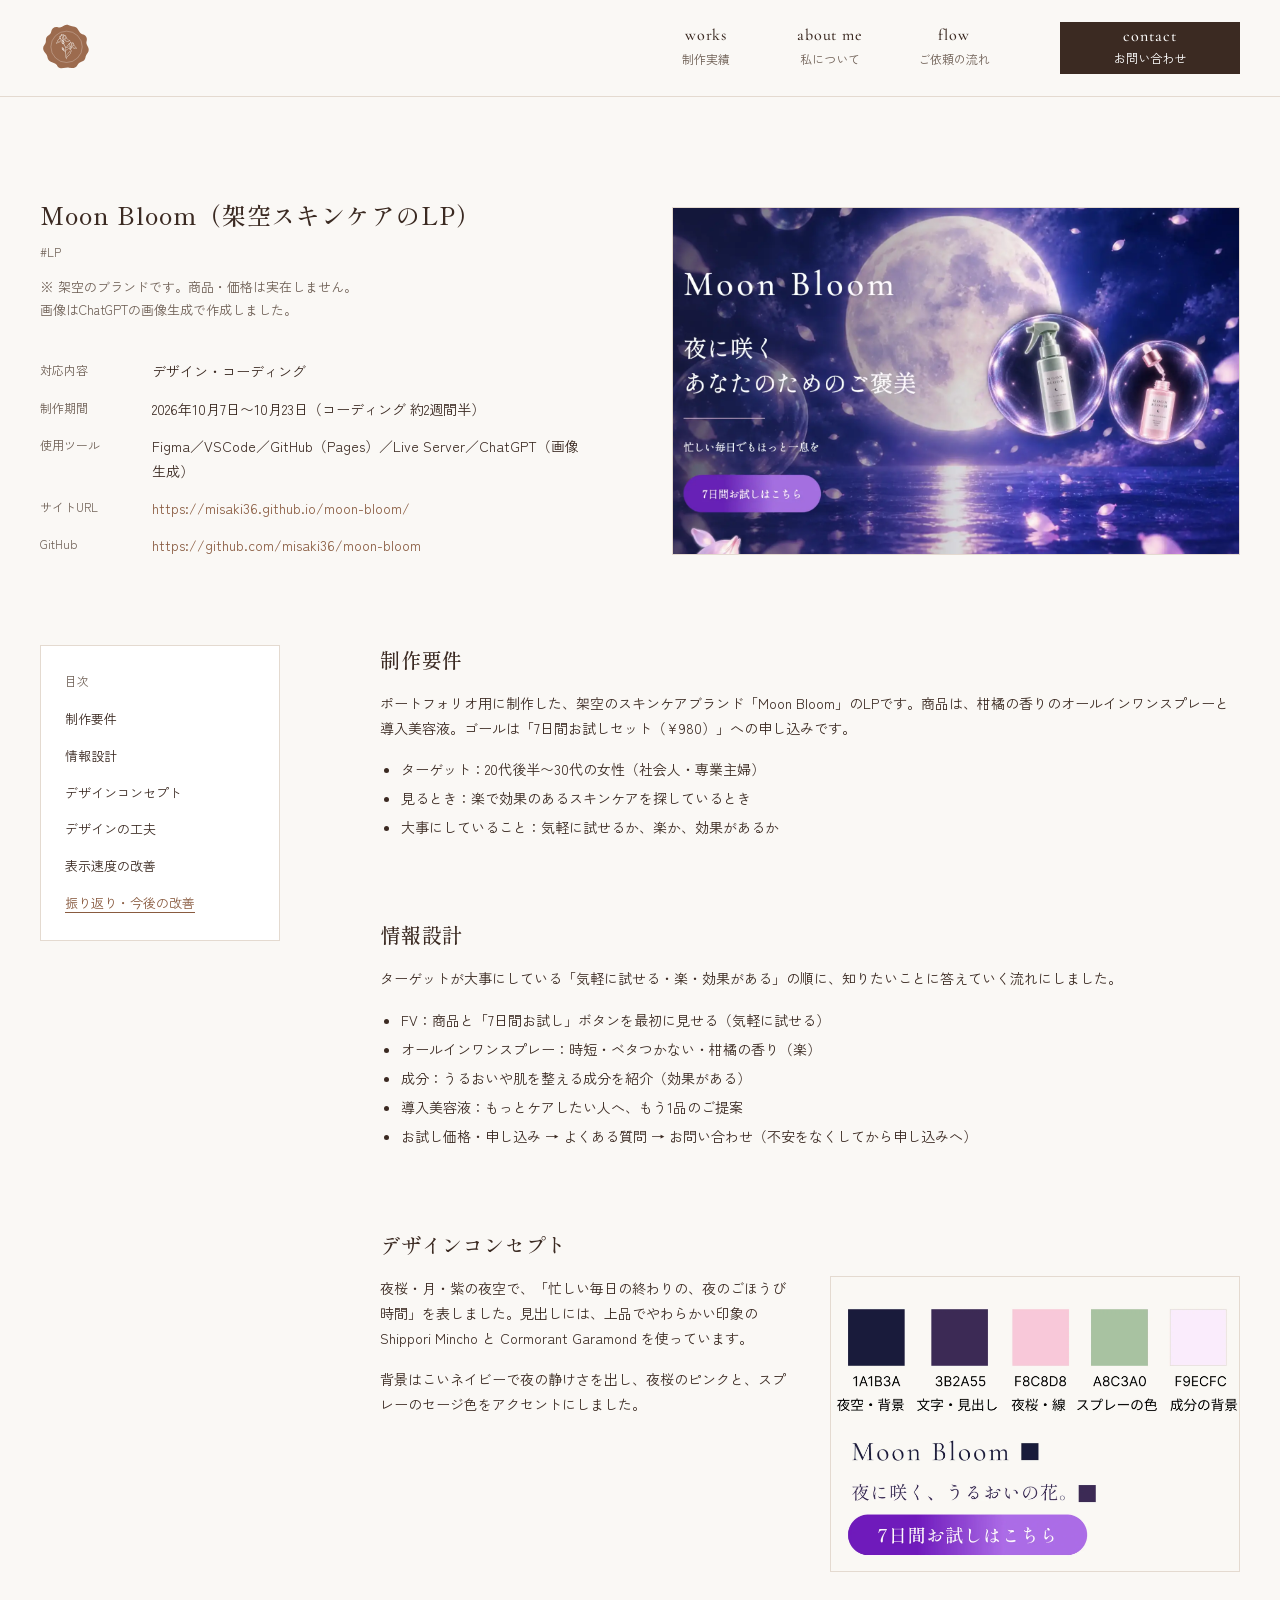
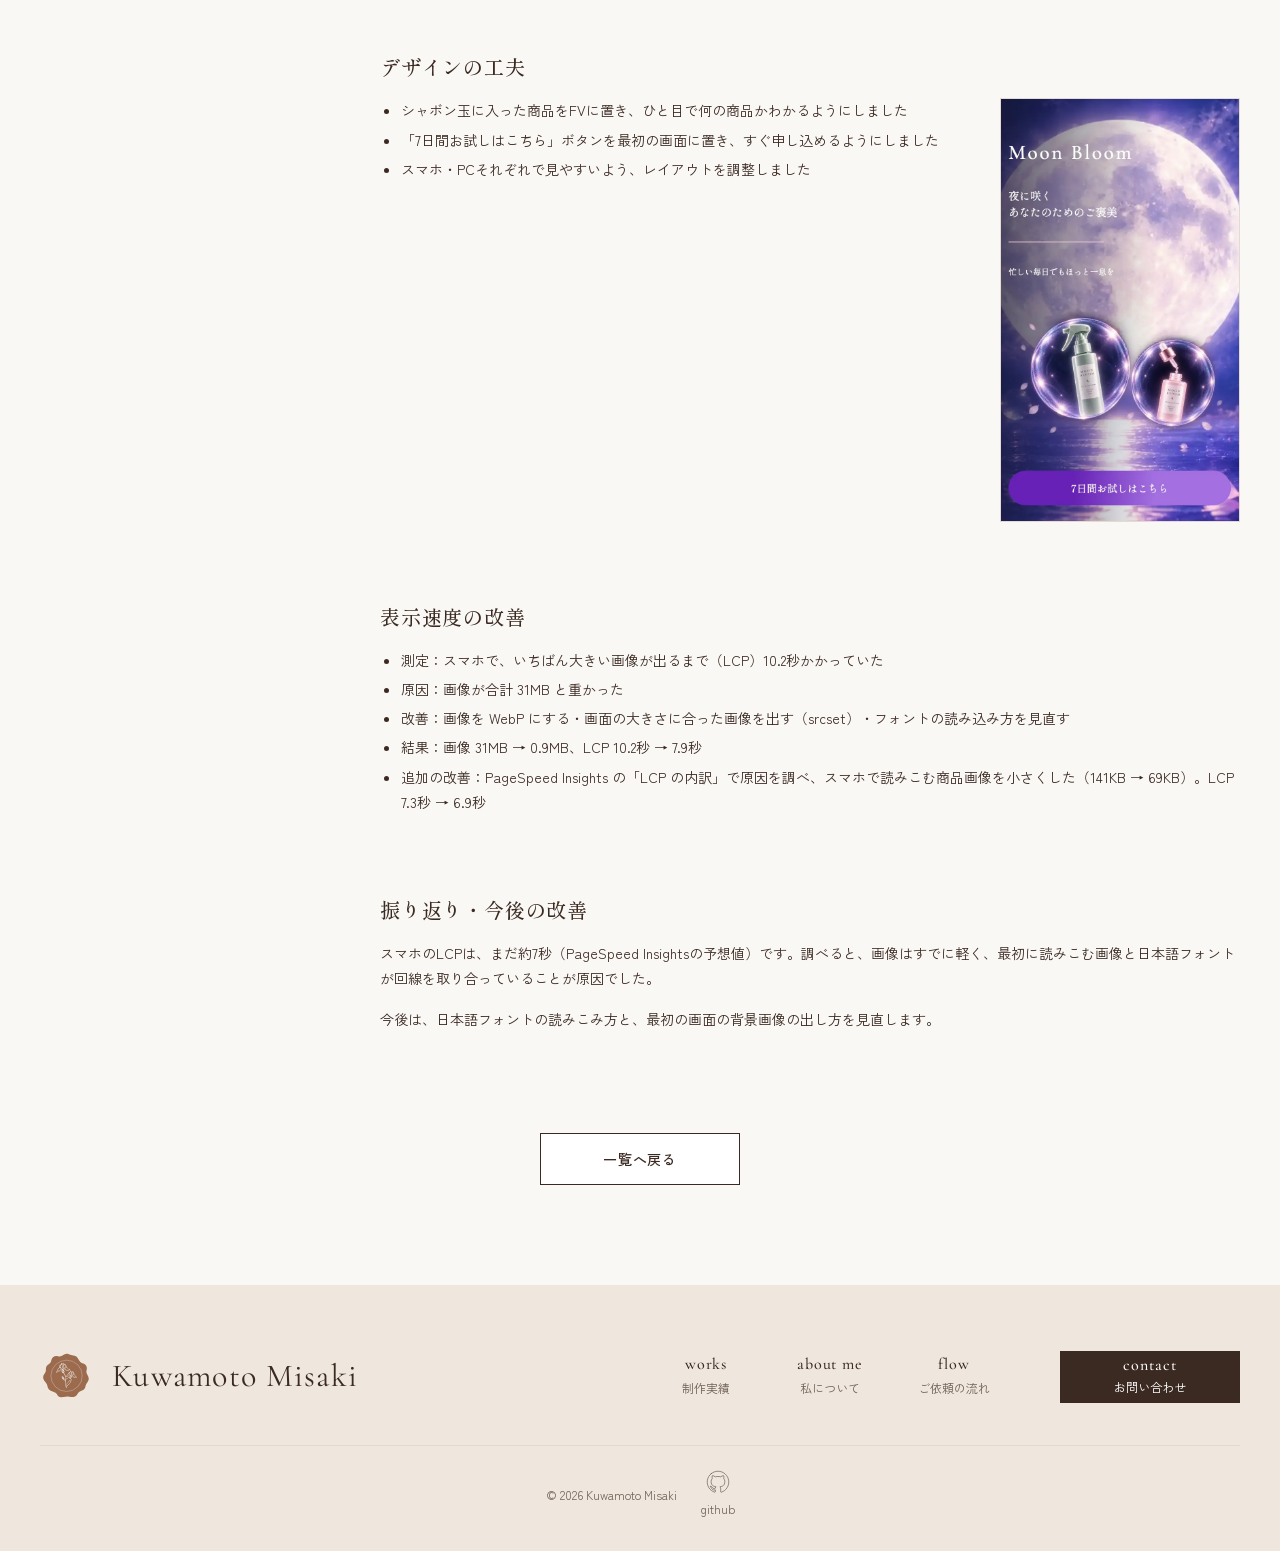
<file: docs/work-moon-bloom.html>
<!DOCTYPE html>
<!-- ↑ 「このファイルはHTMLで書いてあるよ」とブラウザに伝える合図。必ず1行目に書く -->

<html lang="ja">
<!-- ↑ ページ全体を包む箱。lang="ja" は「日本語のページです」という意味（読み上げソフトや検索エンジンが使う） -->

<head>
    <!-- ↑ 画面には出ない「ページの設定」を書く場所 -->

    <meta charset="UTF-8">
    <!-- ↑ 文字の種類の指定。これがないと日本語が文字化けすることがある -->

    <meta name="viewport" content="width=device-width, initial-scale=1.0">
    <!-- ↑ スマホで見たときに、画面の幅に合わせて表示する設定 -->


    <title>Moon Bloom（架空スキンケアのLP） | Kuwamoto Misaki</title>

    <meta name="description" content="架空のスキンケアブランド「Moon Bloom」のLPの制作実績です。制作の背景・デザインの工夫・表示速度の改善を紹介しています。">
    <!-- ↑ 検索結果のタイトルの下に出る説明文 -->

    <!-- ===== タブのアイコン（favicon） ===== -->
    <link rel="icon" href="images/logo-seal.svg" type="image/svg+xml">
    <link rel="apple-touch-icon" href="images/apple-touch-icon.png">

    <!-- ===== SNS や LINE で URL を送ったときの見え方（OGP） ===== -->
    <meta property="og:type" content="website">
    <meta property="og:title" content="Moon Bloom（架空スキンケアのLP） | Kuwamoto Misaki">
    <!-- ↑ <title> と同じ文 -->
    <meta property="og:description" content="架空のスキンケアブランド「Moon Bloom」のLPの制作実績です。制作の背景・デザインの工夫・表示速度の改善を紹介しています。">
    <!-- ↑ すぐ上の meta description と同じ文 -->
    <meta property="og:url" content="https://misaki36.github.io/portfolio/work-moon-bloom.html">
    <!-- ↑ このページの URL -->
    <meta property="og:image" content="https://misaki36.github.io/portfolio/images/ogp.png">
    <meta property="og:site_name" content="Kuwamoto Misaki">
    <meta property="og:locale" content="ja_JP">
    <meta name="twitter:card" content="summary_large_image">

    <link rel="preconnect" href="https://fonts.googleapis.com">
    <link rel="preconnect" href="https://fonts.gstatic.com" crossorigin>
    <!-- ↑ 「このあとGoogleのフォントを使うから、先に接続の準備をしておいて」という合図。表示が少し速くなる -->

    <link
        href="https://fonts.googleapis.com/css2?family=Cormorant+Garamond:wght@400;500&family=Shippori+Mincho:wght@400;500&family=Zen+Kaku+Gothic+New:wght@400;500&display=swap"
        rel="stylesheet">
    <!-- ↑ Figmaで使った3つのフォントを読み込む。wght@400;500 は「Regular と Medium の太さだけ使う」という意味（使う太さだけにすると軽くなる） -->

    <link rel="stylesheet" href="css/style.css">
    <!-- ↑ 自分で書くCSSファイルを読み込む。フォントのあとに書くのがポイント -->
</head>

<body>
    <!-- ↑ 画面に表示されるものを書く場所 -->

    <!-- ==================== ヘッダー ==================== -->
    <header class="header">
        <!-- ↑ header は「ページの頭の部分」という意味のタグ -->

        <div class="header__inner inner">
            <!-- ↑ class を2つつけている。header__inner（ヘッダー用の設定）と inner（幅をそろえる共通パーツ） -->

            <a class="header__logo" href="index.html">
                <!-- ↑ ロゴを押すとトップページに戻るリンク -->
                <img src="images/logo-seal.svg" alt="Kuwamoto Misaki トップページへ" width="56" height="56">
                <!-- ↑ alt は画像が見えない人（読み上げソフト）向けの説明。
                 width と height を書いておくと、画像を読み込む前から場所が確保されて、ページがガタッとずれない -->
            </a>

            <button class="header__menu-btn" type="button" aria-label="メニューを開く" aria-expanded="false"
                aria-controls="global-nav">
                <!-- ↑ スマホのときだけ出る ≡ ボタン。aria-controls で「global-nav を開け閉めするボタン」と読み上げソフトに伝える -->
                <span class="header__menu-line"></span><span class="header__menu-line"></span><span
                    class="header__menu-line"></span>
            </button>

            <nav class="header__nav" id="global-nav" aria-label="メインメニュー">
                <!-- ↑ nav は「メニュー」という意味のタグ。aria-label で読み上げソフトに名前を伝える -->

                <ul class="header__list">
                    <!-- ↑ メニューの並び（ul = 順番のないリスト） -->
                    <li>
                        <a class="header__link" href="works.html">
                            <span class="header__link-en">works</span>
                            <span class="header__link-ja">制作実績</span>
                        </a>
                    </li>
                    <li>
                        <a class="header__link" href="about.html">
                            <span class="header__link-en">about me</span>
                            <span class="header__link-ja">私について</span>
                        </a>
                    </li>
                    <li>
                        <a class="header__link" href="contact.php#flow">
                            <!-- ↑ #flow は「contact.php の中の flow という場所まで飛ぶ」という意味 -->
                            <span class="header__link-en">flow</span>
                            <span class="header__link-ja">ご依頼の流れ</span>
                        </a>
                    </li>
                </ul>

                <a class="header__contact" href="contact.php#contact">
                    <!-- ↑ お問い合わせボタン -->
                    <span class="header__contact-en">contact</span>
                    <span class="header__contact-ja">お問い合わせ</span>
                </a>

            </nav>
        </div>
    </header>

    <!-- ==================== メイン（ページの中身） ==================== -->
    <main>
        <!-- 作品詳細ページ全体 -->
        <section class="detail section">
            <!-- ↓ section の1段内側 -->
            <div class="inner">
                <!-- ↓ div.inner の1段内側 -->
                <div class="detail__overview">
                    <!-- ↓ div.detail__overview の1段内側 -->

                    <!-- 右の列：タイトル・種類・基本情報 -->
                    <div class="detail__summary">
                        <h1 class="detail__title">Moon Bloom（架空スキンケアのLP）</h1>
                        <p class="detail__tag">#LP</p>
                        <!-- 架空のサイトだとわかるように、タイトルの近くに書く -->
                        <p class="detail__note">※ 架空のブランドです。商品・価格は実在しません。<br>画像はChatGPTの画像生成で作成しました。</p>

                        <dl class="detail__info">
                            <div class="detail__info-row">
                                <dt class="detail__info-term">対応内容</dt>
                                <dd class="detail__info-desc">デザイン・コーディング</dd>
                            </div>
                            <div class="detail__info-row">
                                <dt class="detail__info-term">制作期間</dt>
                                <dd class="detail__info-desc">2026年10月7日〜10月23日（コーディング 約2週間半）</dd>
                            </div>
                            <div class="detail__info-row">
                                <dt class="detail__info-term">使用ツール</dt>
                                <dd class="detail__info-desc">Figma／VSCode／GitHub（Pages）／Live Server／ChatGPT（画像生成）</dd>
                            </div>

                            <div class="detail__info-row">
                                <dt class="detail__info-term">サイトURL</dt>
                                <dd class="detail__info-desc">
                                    <!-- 別タブで開くときは rel="noopener noreferrer" を必ずつける -->
                                    <a class="detail__info-link" href="https://misaki36.github.io/moon-bloom/"
                                        target="_blank"
                                        rel="noopener noreferrer">https://misaki36.github.io/moon-bloom/</a>
                                </dd>
                            </div>
                            <div class="detail__info-row">
                                <dt class="detail__info-term">GitHub</dt>
                                <dd class="detail__info-desc">
                                    <a class="detail__info-link" href="https://github.com/misaki36/moon-bloom"
                                        target="_blank"
                                        rel="noopener noreferrer">https://github.com/misaki36/moon-bloom</a>
                                </dd>
                            </div>
                        </dl>
                    </div>

                    <!-- 左の列：メイン画像（PCで見た最初の画面） -->
                    <img class="detail__mv" src="images/works/moon-bloom/mv.webp"
                        alt="Moon Bloom のLPの最初の画面。月と夜桜の背景に、シャボン玉に入った2つの商品" width="1600" height="978">
                </div>

                <!-- 本文エリア：左に目次、右に本文 -->
                <div class="detail__body">

                    <!-- 左：目次 -->
                    <nav class="detail-toc" aria-label="目次">
                        <p class="detail-toc__title">目次</p>
                        <ul class="detail-toc__list">
                            <li><a class="detail-toc__link" href="#requirement">制作要件</a></li>
                            <li><a class="detail-toc__link" href="#structure">情報設計</a></li>
                            <li><a class="detail-toc__link" href="#design-concept">デザインコンセプト</a></li>
                            <li><a class="detail-toc__link" href="#idea">デザインの工夫</a></li>
                            <li><a class="detail-toc__link" href="#speed">表示速度の改善</a></li>
                            <li><a class="detail-toc__link" href="#review">振り返り・今後の改善</a></li>
                        </ul>
                    </nav>

                    <!-- 右：本文 -->
                    <div class="detail__content">

                        <section class="detail__block" id="requirement">
                            <h2 class="detail__heading">制作要件</h2>
                            <p class="detail__text">ポートフォリオ用に制作した、架空のスキンケアブランド「Moon
                                Bloom」のLPです。商品は、柑橘の香りのオールインワンスプレーと導入美容液。ゴールは「7日間お試しセット（¥980）」への申し込みです。</p>
                            <ul class="detail__list">
                                <li>ターゲット：20代後半〜30代の女性（社会人・専業主婦）</li>
                                <li>見るとき：楽で効果のあるスキンケアを探しているとき</li>
                                <li>大事にしていること：気軽に試せるか、楽か、効果があるか</li>
                            </ul>
                        </section>

                        <section class="detail__block" id="structure">
                            <h2 class="detail__heading">情報設計</h2>
                            <p class="detail__text">ターゲットが大事にしている「気軽に試せる・楽・効果がある」の順に、知りたいことに答えていく流れにしました。</p>
                            <ul class="detail__list">
                                <li>FV：商品と「7日間お試し」ボタンを最初に見せる（気軽に試せる）</li>
                                <li>オールインワンスプレー：時短・ベタつかない・柑橘の香り（楽）</li>
                                <li>成分：うるおいや肌を整える成分を紹介（効果がある）</li>
                                <li>導入美容液：もっとケアしたい人へ、もう1品のご提案</li>
                                <li>お試し価格・申し込み → よくある質問 → お問い合わせ（不安をなくしてから申し込みへ）</li>
                            </ul>
                        </section>

                        <section class="detail__block" id="design-concept">
                            <h2 class="detail__heading">デザインコンセプト</h2>
                            <!-- 左に文、右に画像（横長なので半分ずつ） -->
                            <div class="detail__split detail__split--wide">
                                <!-- ↓ div.detail__split の1段内側 -->
                                <!-- 文が2つあるので、1つの箱で包んで「左の列」にまとめる -->
                                <div class="detail__split-text">
                                    <p class="detail__text">夜桜・月・紫の夜空で、「忙しい毎日の終わりの、夜のごほうび時間」を表しました。見出しには、上品でやわらかい印象の
                                        Shippori Mincho と Cormorant Garamond を使っています。</p>
                                    <p class="detail__text">背景はこいネイビーで夜の静けさを出し、夜桜のピンクと、スプレーのセージ色をアクセントにしました。</p>
                                </div>
                                <img class="detail__img" src="images/works/moon-bloom/palette.webp"
                                    alt="Moon Bloom のカラーパレット。ネイビー・パープル・ピンク・セージ・ラベンダーの5色と、見出しのフォント" width="1600"
                                    height="1156" loading="lazy">
                            </div>
                        </section>

                        <section class="detail__block" id="idea">
                            <h2 class="detail__heading">デザインの工夫</h2>
                            <!-- 左にリスト、右にスマホの画像を横にならべる箱 -->
                            <div class="detail__split">
                                <!-- ↓ div.detail__split の1段内側 -->
                                <ul class="detail__list">
                                    <li>シャボン玉に入った商品をFVに置き、ひと目で何の商品かわかるようにしました</li>
                                    <li>「7日間お試しはこちら」ボタンを最初の画面に置き、すぐ申し込めるようにしました</li>
                                    <li>スマホ・PCそれぞれで見やすいよう、レイアウトを調整しました</li>
                                </ul>
                                <img class="detail__img detail__img--sp" src="images/works/moon-bloom/sp.webp"
                                    alt="Moon Bloom のLPをスマホで見た最初の画面" width="700" height="1240" loading="lazy">
                            </div>
                        </section>

                        <section class="detail__block" id="speed">
                            <h2 class="detail__heading">表示速度の改善</h2>
                            <ul class="detail__list">
                                <li>測定：スマホで、いちばん大きい画像が出るまで（LCP）10.2秒かかっていた</li>
                                <li>原因：画像が合計 31MB と重かった</li>
                                <li>改善：画像を WebP にする・画面の大きさに合った画像を出す（srcset）・フォントの読み込み方を見直す</li>
                                <li>結果：画像 31MB → 0.9MB、LCP 10.2秒 → 7.9秒</li>
                                <li>追加の改善：PageSpeed Insights の「LCP の内訳」で原因を調べ、スマホで読みこむ商品画像を小さくした（141KB → 69KB）。LCP 7.3秒
                                    → 6.9秒</li>
                            </ul>
                        </section>

                        <section class="detail__block" id="review">
                            <h2 class="detail__heading">振り返り・今後の改善</h2>
                            <p class="detail__text">スマホのLCPは、まだ約7秒（PageSpeed
                                Insightsの予想値）です。調べると、画像はすでに軽く、最初に読みこむ画像と日本語フォントが回線を取り合っていることが原因でした。</p>
                            <p class="detail__text">今後は、日本語フォントの読みこみ方と、最初の画面の背景画像の出し方を見直します。</p>
                        </section>
                    </div>
                </div>

                <!-- 下のボタン：一覧へ戻る -->
                <div class="detail__nav">
                    <a class="btn btn--sub" href="works.html">一覧へ戻る</a>
                </div>

            </div>
        </section>
    </main>

    <!-- ==================== フッター ==================== -->
    <footer class="footer">
        <!-- ↑ footer は「ページの終わりの部分」という意味のタグ -->

        <div class="footer__inner inner">

            <!-- ===== 上の段：ロゴと名前／メニュー ===== -->
            <div class="footer__top">

                <a class="footer__brand" href="index.html">
                    <!-- ↓ a の1段内側：ロゴと名前（押すとトップページに戻る） -->
                    <img src="images/logo-seal.svg" alt="" width="56" height="56">
                    <!-- ↑ alt="" （空っぽ）にしているのは、すぐ横に名前の文字があるから。
                       読み上げソフトが「ロゴ、Kuwamoto Misaki」と2回読まないようにするため -->
                    <span class="footer__name">Kuwamoto Misaki</span>
                </a>

                <nav class="header__nav" aria-label="フッターメニュー">
                    <!-- ↑ ヘッダーのメニューとまったく同じ見た目なので、ヘッダー用の class を使い回す -->
                    <ul class="header__list">
                        <li>
                            <a class="header__link" href="works.html">
                                <span class="header__link-en">works</span>
                                <span class="header__link-ja">制作実績</span>
                            </a>
                        </li>
                        <li>
                            <a class="header__link" href="about.html">
                                <span class="header__link-en">about me</span>
                                <span class="header__link-ja">私について</span>
                            </a>
                        </li>
                        <li>
                            <a class="header__link" href="contact.php#flow">
                                <span class="header__link-en">flow</span>
                                <span class="header__link-ja">ご依頼の流れ</span>
                            </a>
                        </li>
                    </ul>
                    <a class="header__contact" href="contact.php#contact">
                        <span class="header__contact-en">contact</span>
                        <span class="header__contact-ja">お問い合わせ</span>
                    </a>
                </nav>

            </div>

            <!-- ===== 下の段：左にコピーライト、右に GitHub ===== -->
            <div class="footer__bottom">
                <!-- ↓ div.footer__bottom の1段内側 -->
                <small class="footer__copy">&copy; 2026 Kuwamoto Misaki</small>
                <!-- ↑ small は「著作権表示」に使うタグ。&copy; は © マーク -->
                <ul class="footer__sns">
                    <li>
                        <a class="footer__sns-link" href="https://github.com/misaki36" target="_blank"
                            rel="noopener noreferrer">
                            <img src="images/icon-github.svg" alt="" width="24" height="24">
                            <span>github</span>
                        </a>
                    </li>
                </ul>
            </div>

        </div>
    </footer>

    <script src="js/main.js" defer></script>
    <!-- ↑ JavaScriptファイルを読み込む。defer は「HTMLを全部読み終わってから動かしてね」という意味 -->
</body>

</html>
</file>
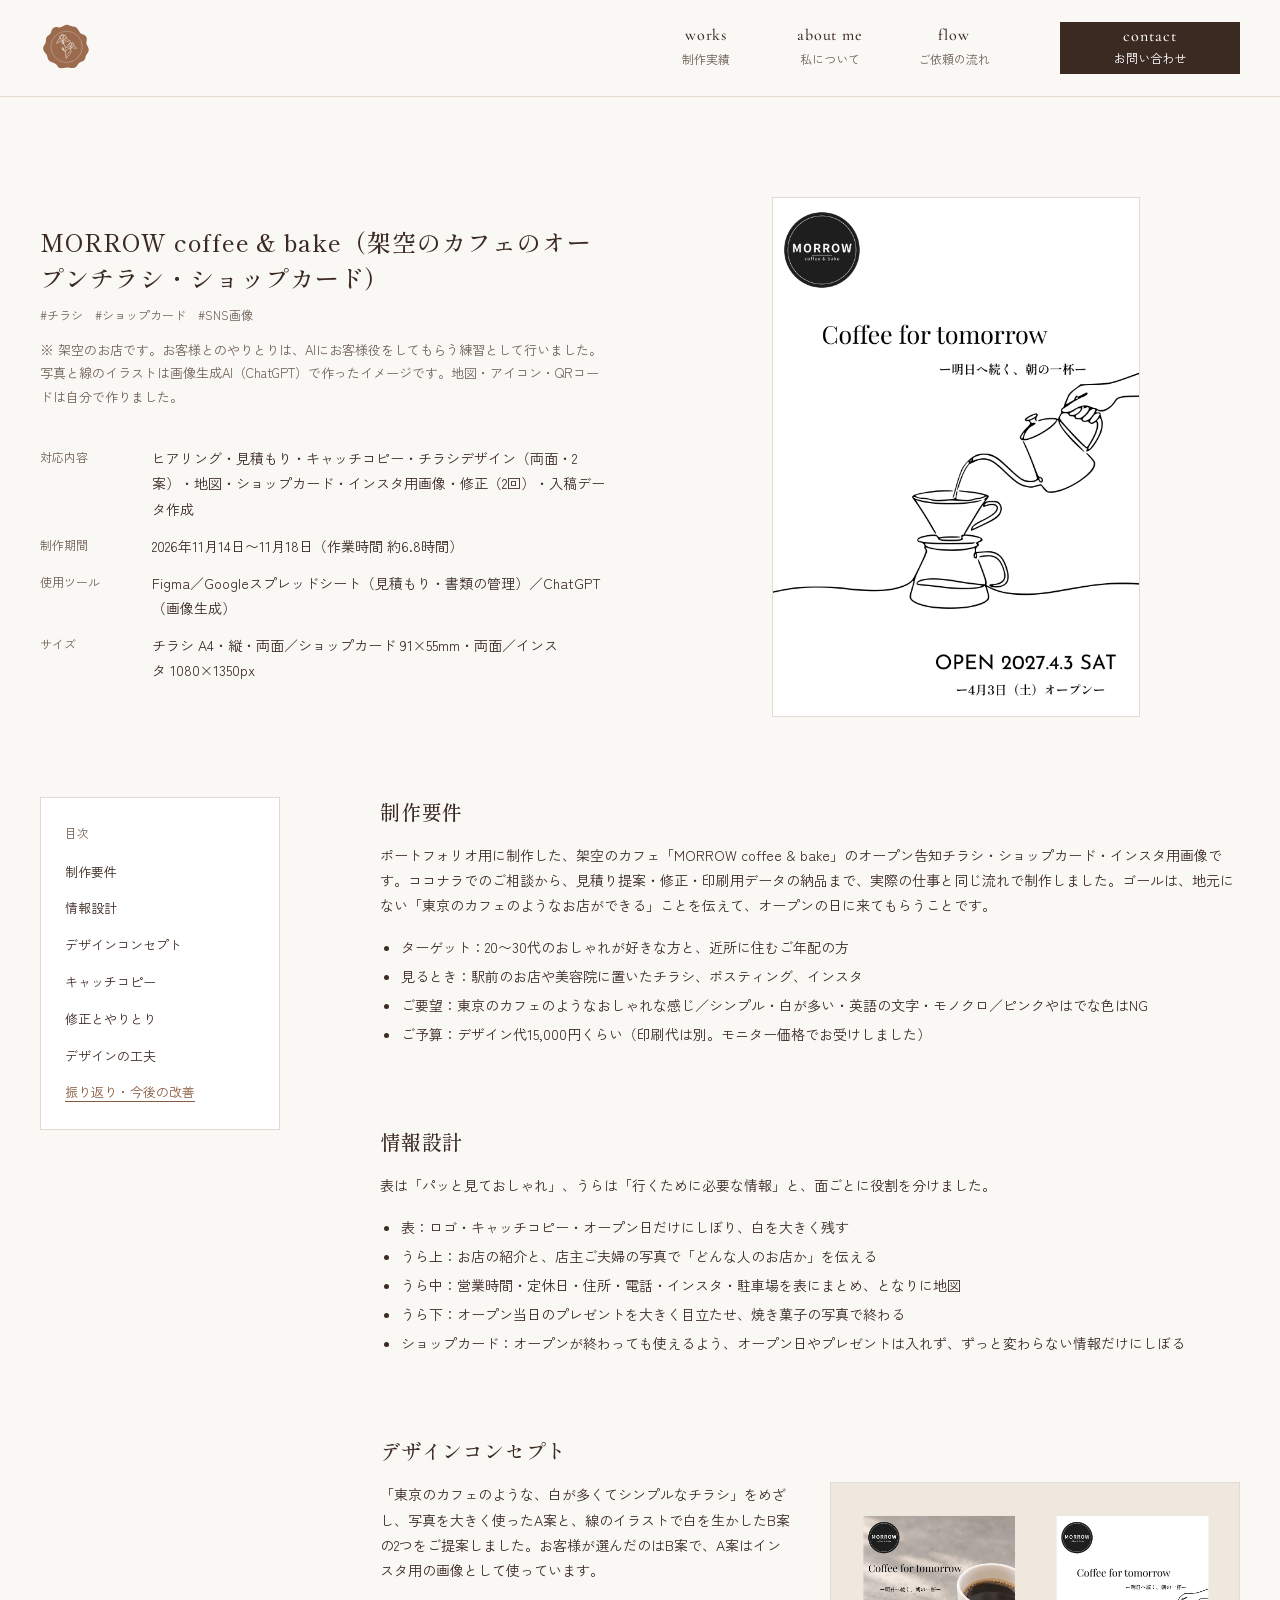
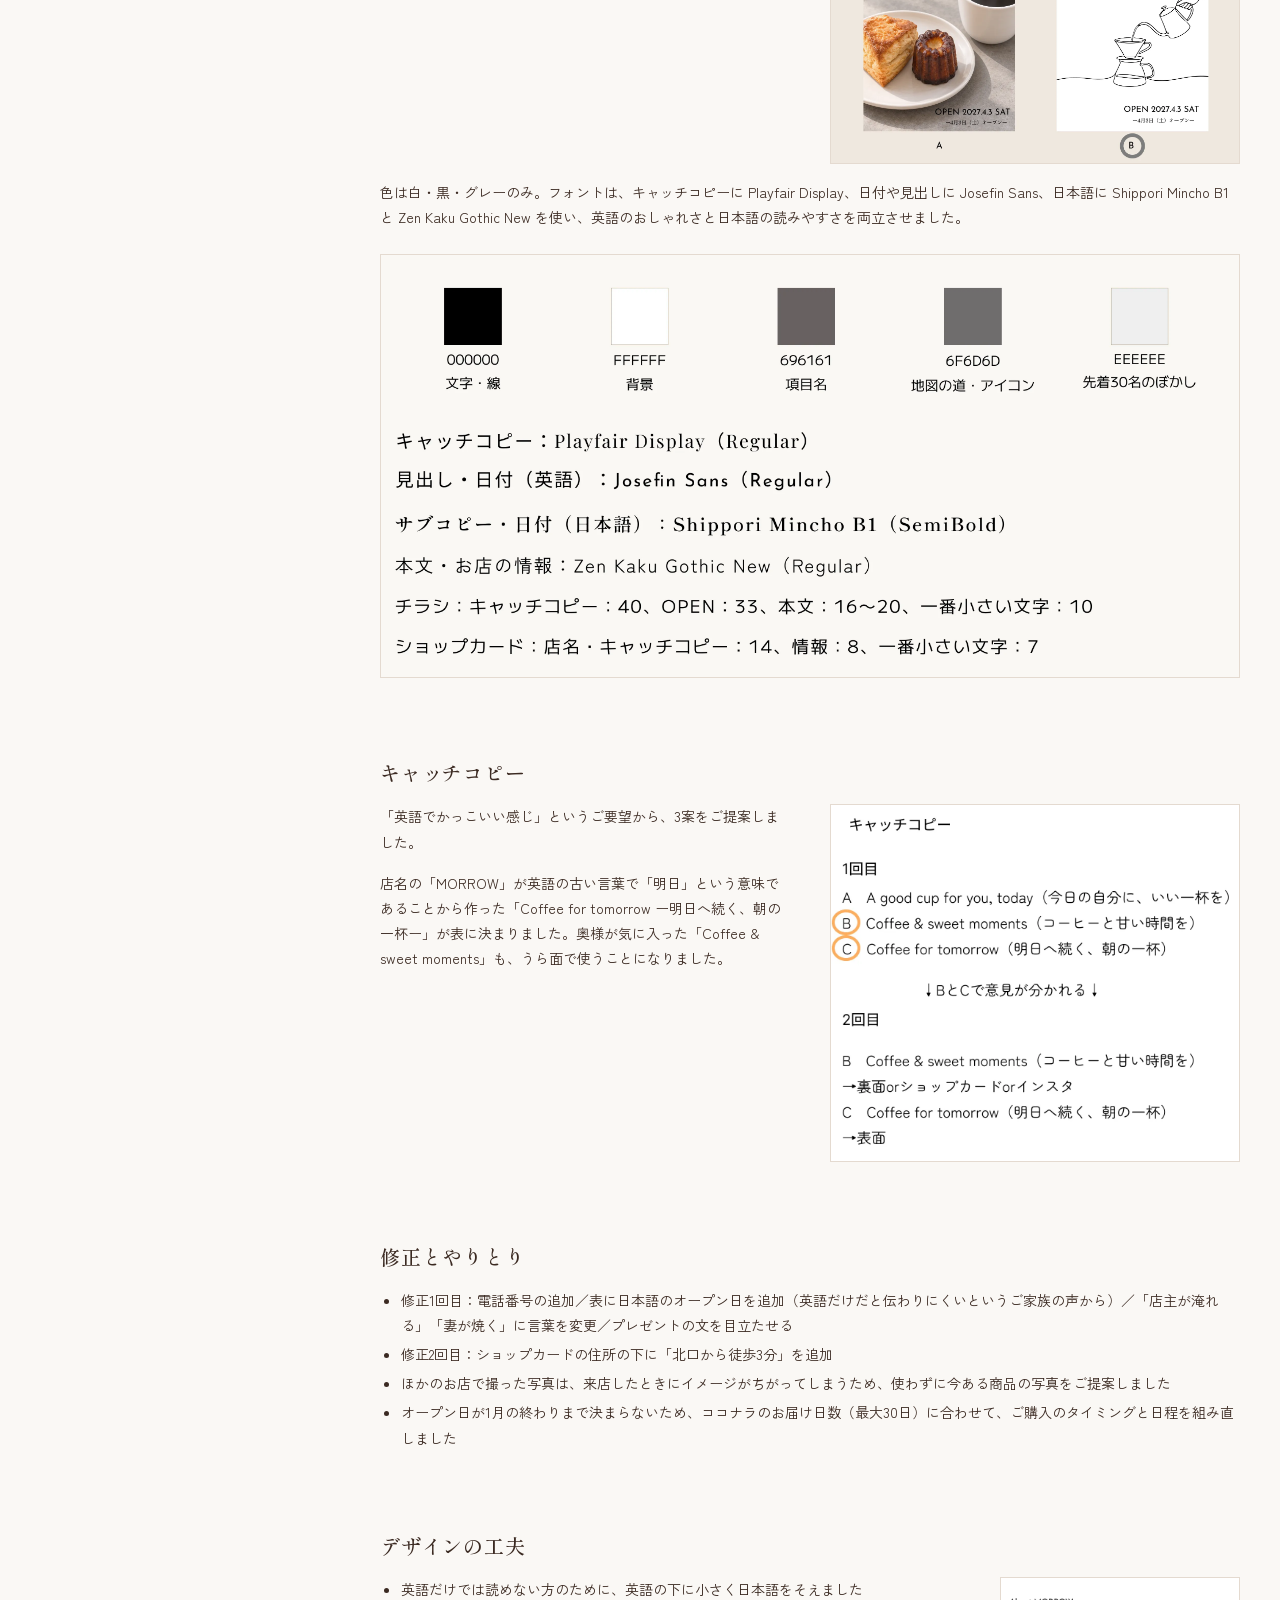
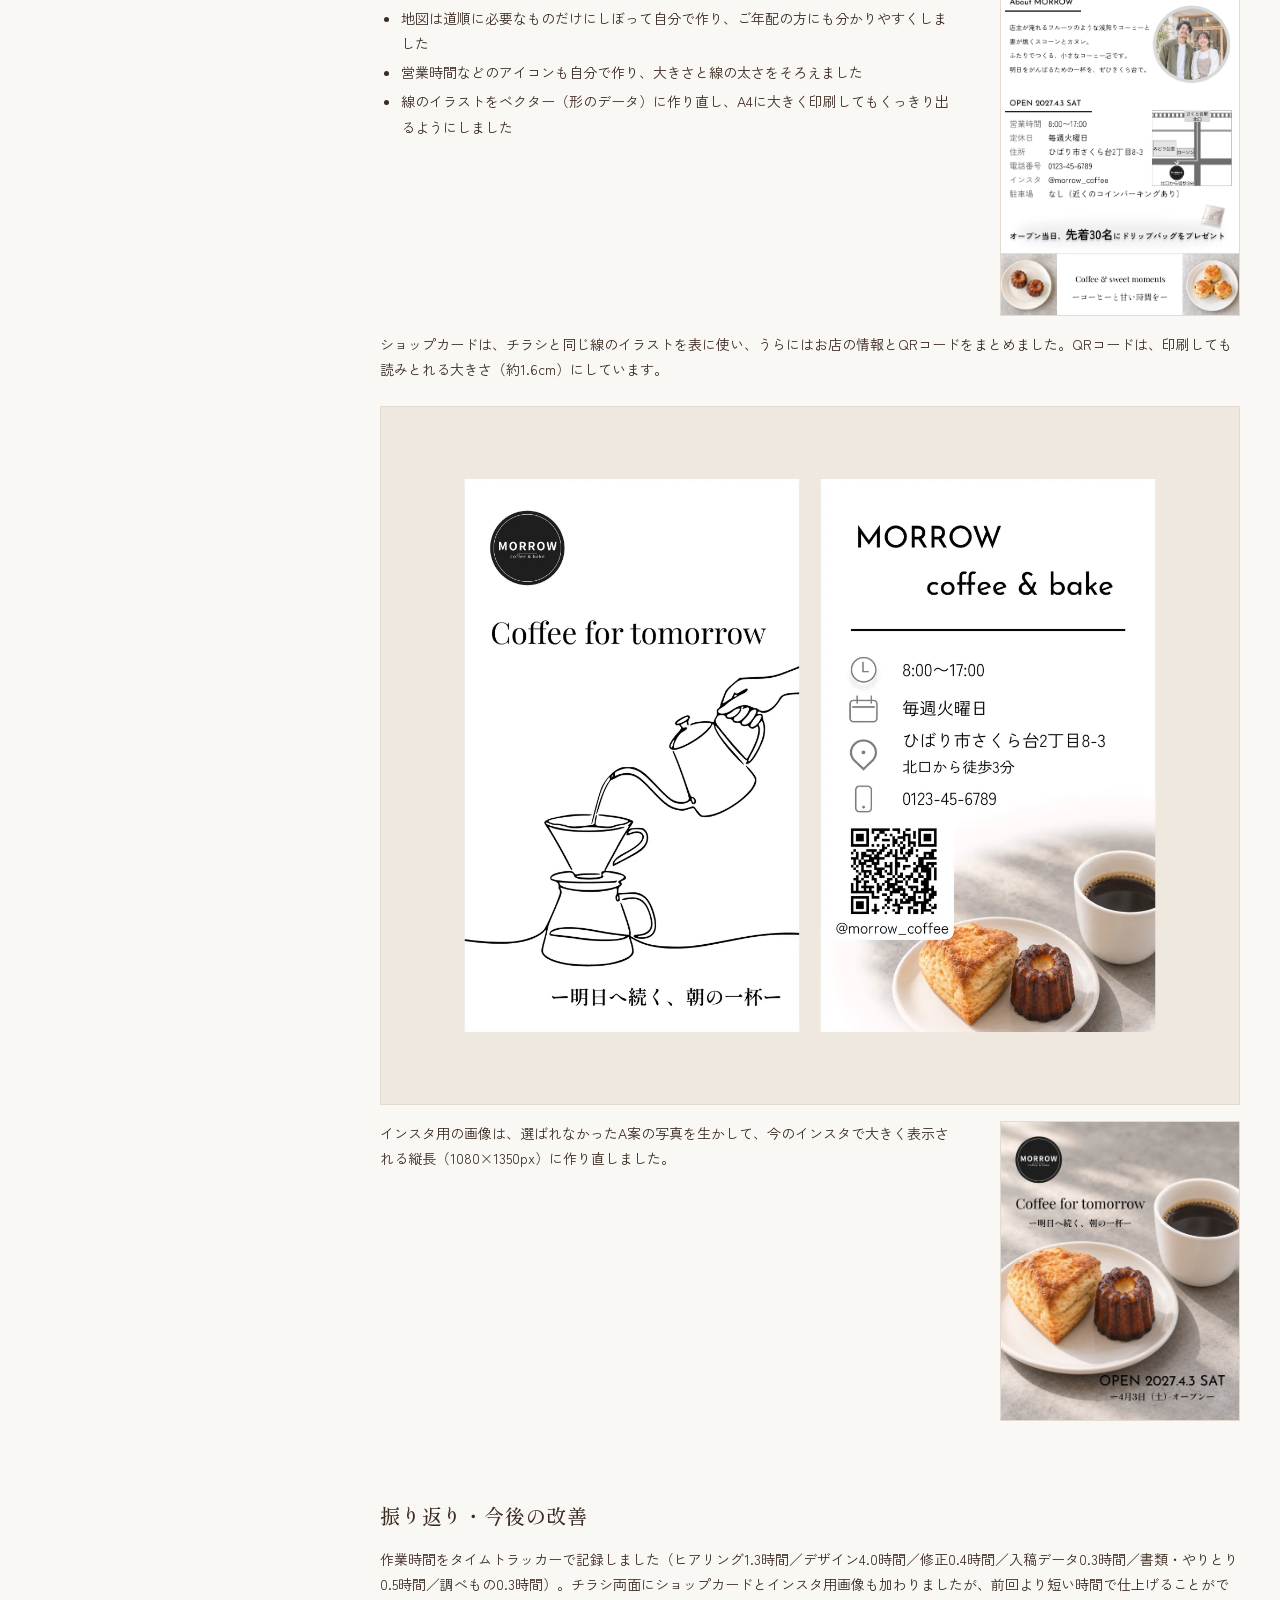
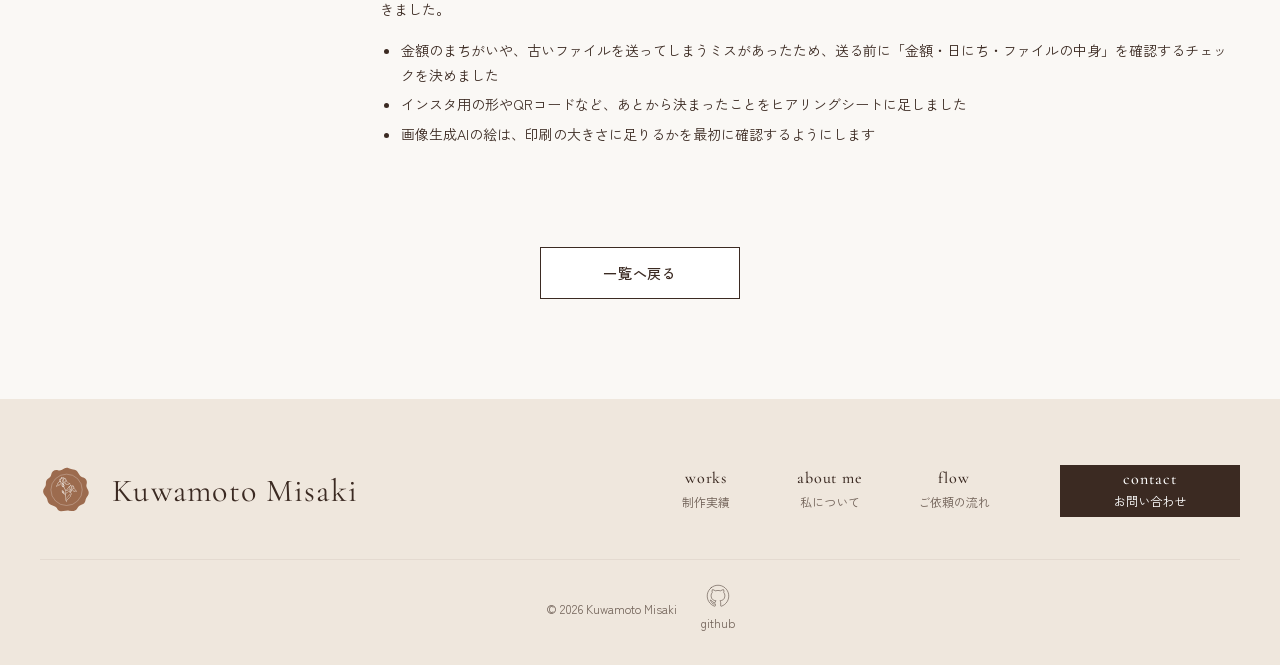
<file: docs/work-morrow.html>
<!DOCTYPE html>
<!-- ↑ 「このファイルはHTMLで書いてあるよ」とブラウザに伝える合図。必ず1行目に書く -->

<html lang="ja">
<!-- ↑ ページ全体を包む箱。lang="ja" は「日本語のページです」という意味（読み上げソフトや検索エンジンが使う） -->

<head>
    <!-- ↑ 画面には出ない「ページの設定」を書く場所 -->

    <meta charset="UTF-8">
    <!-- ↑ 文字の種類の指定。これがないと日本語が文字化けすることがある -->

    <meta name="viewport" content="width=device-width, initial-scale=1.0">
    <!-- ↑ スマホで見たときに、画面の幅に合わせて表示する設定 -->


    <title>MORROW coffee & bake（架空のカフェのオープンチラシ・ショップカード） | Kuwamoto Misaki</title>

    <meta name="description"
        content="架空のカフェ「MORROW coffee & bake」のオープン告知チラシ・ショップカード・インスタ用画像の制作実績です。ココナラでのご相談から見積り提案・修正・入稿データの作成までの流れと、デザインの工夫を紹介しています。">
    <!-- ↑ 検索結果のタイトルの下に出る説明文 -->

    <!-- ===== タブのアイコン（favicon） ===== -->
    <link rel="icon" href="images/logo-seal.svg" type="image/svg+xml">
    <link rel="apple-touch-icon" href="images/apple-touch-icon.png">

    <!-- ===== SNS や LINE で URL を送ったときの見え方（OGP） ===== -->
    <meta property="og:type" content="website">
    <meta property="og:title" content="MORROW coffee & bake（架空のカフェのオープンチラシ・ショップカード） | Kuwamoto Misaki">
    <!-- ↑ <title> と同じ文 -->
    <meta property="og:description"
        content="架空のカフェ「MORROW coffee & bake」のオープン告知チラシ・ショップカード・インスタ用画像の制作実績です。ココナラでのご相談から見積り提案・修正・入稿データの作成までの流れと、デザインの工夫を紹介しています。">
    <!-- ↑ すぐ上の meta description と同じ文 -->
    <meta property="og:url" content="https://misaki36.github.io/portfolio/work-morrow.html">
    <!-- ↑ このページの URL -->
    <meta property="og:image" content="https://misaki36.github.io/portfolio/images/ogp.png">
    <meta property="og:site_name" content="Kuwamoto Misaki">
    <meta property="og:locale" content="ja_JP">
    <meta name="twitter:card" content="summary_large_image">

    <link rel="preconnect" href="https://fonts.googleapis.com">
    <link rel="preconnect" href="https://fonts.gstatic.com" crossorigin>
    <!-- ↑ 「このあとGoogleのフォントを使うから、先に接続の準備をしておいて」という合図。表示が少し速くなる -->

    <link
        href="https://fonts.googleapis.com/css2?family=Cormorant+Garamond:wght@400;500&family=Shippori+Mincho:wght@400;500&family=Zen+Kaku+Gothic+New:wght@400;500&display=swap"
        rel="stylesheet">
    <!-- ↑ Figmaで使った3つのフォントを読み込む。wght@400;500 は「Regular と Medium の太さだけ使う」という意味（使う太さだけにすると軽くなる） -->

    <link rel="stylesheet" href="css/style.css">
    <!-- ↑ 自分で書くCSSファイルを読み込む。フォントのあとに書くのがポイント -->
</head>

<body>
    <!-- ↑ 画面に表示されるものを書く場所 -->

    <!-- ==================== ヘッダー ==================== -->
    <header class="header">
        <!-- ↑ header は「ページの頭の部分」という意味のタグ -->

        <div class="header__inner inner">
            <!-- ↑ class を2つつけている。header__inner（ヘッダー用の設定）と inner（幅をそろえる共通パーツ） -->

            <a class="header__logo" href="index.html">
                <!-- ↑ ロゴを押すとトップページに戻るリンク -->
                <img src="images/logo-seal.svg" alt="Kuwamoto Misaki トップページへ" width="56" height="56">
                <!-- ↑ alt は画像が見えない人（読み上げソフト）向けの説明。
                 width と height を書いておくと、画像を読み込む前から場所が確保されて、ページがガタッとずれない -->
            </a>

            <button class="header__menu-btn" type="button" aria-label="メニューを開く" aria-expanded="false"
                aria-controls="global-nav">
                <!-- ↑ スマホのときだけ出る ≡ ボタン。aria-controls で「global-nav を開け閉めするボタン」と読み上げソフトに伝える -->
                <span class="header__menu-line"></span><span class="header__menu-line"></span><span
                    class="header__menu-line"></span>
            </button>

            <nav class="header__nav" id="global-nav" aria-label="メインメニュー">
                <!-- ↑ nav は「メニュー」という意味のタグ。aria-label で読み上げソフトに名前を伝える -->

                <ul class="header__list">
                    <!-- ↑ メニューの並び（ul = 順番のないリスト） -->
                    <li>
                        <a class="header__link" href="works.html">
                            <span class="header__link-en">works</span>
                            <span class="header__link-ja">制作実績</span>
                        </a>
                    </li>
                    <li>
                        <a class="header__link" href="about.html">
                            <span class="header__link-en">about me</span>
                            <span class="header__link-ja">私について</span>
                        </a>
                    </li>
                    <li>
                        <a class="header__link" href="contact.php#flow">
                            <!-- ↑ #flow は「contact.php の中の flow という場所まで飛ぶ」という意味 -->
                            <span class="header__link-en">flow</span>
                            <span class="header__link-ja">ご依頼の流れ</span>
                        </a>
                    </li>
                </ul>

                <a class="header__contact" href="contact.php#contact">
                    <!-- ↑ お問い合わせボタン -->
                    <span class="header__contact-en">contact</span>
                    <span class="header__contact-ja">お問い合わせ</span>
                </a>

            </nav>
        </div>
    </header>

    <!-- ==================== メイン（ページの中身） ==================== -->
    <main>
        <!-- 作品詳細ページ全体 -->
        <section class="detail section">
            <!-- ↓ section の1段内側 -->
            <div class="inner">
                <!-- ↓ div.inner の1段内側 -->
                <div class="detail__overview">
                    <!-- ↓ div.detail__overview の1段内側 -->

                    <!-- 右の列：タイトル・種類・基本情報 -->
                    <div class="detail__summary">
                        <h1 class="detail__title">MORROW coffee &amp; bake（架空のカフェのオープンチラシ・ショップカード）</h1>
                        <!-- ↑ & は HTML では &amp; と書く（そのまま書くと、ほかの記号とまちがえられることがあるため） -->
                        <p class="detail__tag">#チラシ　#ショップカード　#SNS画像</p>
                        <!-- 架空のお店だとわかるように、タイトルの近くに書く -->
                        <p class="detail__note">※
                            架空のお店です。お客様とのやりとりは、AIにお客様役をしてもらう練習として行いました。写真と線のイラストは画像生成AI（ChatGPT）で作ったイメージです。地図・アイコン・QRコードは自分で作りました。
                        </p>

                        <dl class="detail__info">
                            <!-- ↓ dl の1段内側：1行ぶんのまとまり -->
                            <div class="detail__info-row">
                                <dt class="detail__info-term">対応内容</dt>
                                <dd class="detail__info-desc">
                                    ヒアリング・見積もり・キャッチコピー・チラシデザイン（両面・2案）・地図・ショップカード・インスタ用画像・修正（2回）・入稿データ作成</dd>
                            </div>
                            <div class="detail__info-row">
                                <dt class="detail__info-term">制作期間</dt>
                                <dd class="detail__info-desc">2026年11月14日〜11月18日（作業時間 約6.8時間）</dd>
                            </div>
                            <div class="detail__info-row">
                                <dt class="detail__info-term">使用ツール</dt>
                                <dd class="detail__info-desc">Figma／Googleスプレッドシート（見積もり・書類の管理）／ChatGPT（画像生成）</dd>
                            </div>
                            <div class="detail__info-row">
                                <!-- 印刷物なので、サイトURLのかわりにサイズを書く -->
                                <dt class="detail__info-term">サイズ</dt>
                                <dd class="detail__info-desc">チラシ A4・縦・両面／ショップカード 91×55mm・両面／インスタ 1080×1350px</dd>
                            </div>
                        </dl>
                    </div>

                    <!-- 左の列：メイン画像（チラシの表） -->
                    <img class="detail__mv detail__mv--portrait" src="images/works/morrow/mv.webp"
                        alt="MORROWのオープンチラシの表。白い背景に、ハンドドリップでコーヒーを淹れる線のイラストと、キャッチコピー「Coffee for tomorrow」、オープン日を配置したシンプルなデザイン"
                        width="1190" height="1684">

                </div>
                
                <!-- 本文エリア：左に目次、右に本文 -->
                <div class="detail__body">

                    <!-- 左：目次 -->
                    <nav class="detail-toc" aria-label="目次">
                        <p class="detail-toc__title">目次</p>
                        <ul class="detail-toc__list">
                            <li><a class="detail-toc__link" href="#requirement">制作要件</a></li>
                            <li><a class="detail-toc__link" href="#structure">情報設計</a></li>
                            <li><a class="detail-toc__link" href="#design-concept">デザインコンセプト</a></li>
                            <li><a class="detail-toc__link" href="#catchcopy">キャッチコピー</a></li>
                            <li><a class="detail-toc__link" href="#revision">修正とやりとり</a></li>
                            <li><a class="detail-toc__link" href="#idea">デザインの工夫</a></li>
                            <li><a class="detail-toc__link" href="#review">振り返り・今後の改善</a></li>
                        </ul>
                    </nav>

                    <!-- 右：本文 -->
                    <div class="detail__content">

                        <section class="detail__block" id="requirement">
                            <h2 class="detail__heading">制作要件</h2>
                            <p class="detail__text">
                                ポートフォリオ用に制作した、架空のカフェ「MORROW coffee &amp;
                                bake」のオープン告知チラシ・ショップカード・インスタ用画像です。ココナラでのご相談から、見積り提案・修正・印刷用データの納品まで、実際の仕事と同じ流れで制作しました。ゴールは、地元にない「東京のカフェのようなお店ができる」ことを伝えて、オープンの日に来てもらうことです。
                            </p>
                            <ul class="detail__list">
                                <li>ターゲット：20〜30代のおしゃれが好きな方と、近所に住むご年配の方</li>
                                <li>見るとき：駅前のお店や美容院に置いたチラシ、ポスティング、インスタ</li>
                                <li>ご要望：東京のカフェのようなおしゃれな感じ／シンプル・白が多い・英語の文字・モノクロ／ピンクやはでな色はNG</li>
                                <li>ご予算：デザイン代15,000円くらい（印刷代は別。モニター価格でお受けしました）</li>
                            </ul>
                        </section>

                        <section class="detail__block" id="structure">
                            <h2 class="detail__heading">情報設計</h2>
                            <p class="detail__text">表は「パッと見ておしゃれ」、うらは「行くために必要な情報」と、面ごとに役割を分けました。</p>
                            <ul class="detail__list">
                                <li>表：ロゴ・キャッチコピー・オープン日だけにしぼり、白を大きく残す</li>
                                <li>うら上：お店の紹介と、店主ご夫婦の写真で「どんな人のお店か」を伝える</li>
                                <li>うら中：営業時間・定休日・住所・電話・インスタ・駐車場を表にまとめ、となりに地図</li>
                                <li>うら下：オープン当日のプレゼントを大きく目立たせ、焼き菓子の写真で終わる</li>
                                <li>ショップカード：オープンが終わっても使えるよう、オープン日やプレゼントは入れず、ずっと変わらない情報だけにしぼる</li>
                            </ul>
                        </section>

                        <section class="detail__block" id="design-concept">
                            <h2 class="detail__heading">デザインコンセプト</h2>
                            <!-- 左に文、右にA案・B案の画像（横長なので半分ずつ） -->
                            <div class="detail__split detail__split--wide">
                                <!-- ↓ div.detail__split の1段内側 -->
                                <div class="detail__split-text">
                                    <p class="detail__text">
                                        「東京のカフェのような、白が多くてシンプルなチラシ」をめざし、写真を大きく使ったA案と、線のイラストで白を生かしたB案の2つをご提案しました。お客様が選んだのはB案で、A案はインスタ用の画像として使っています。
                                    </p>
                                </div>
                                <img class="detail__img" src="images/works/morrow/plans.webp"
                                    alt="チラシの表のデザイン案2つ。A案は焼き菓子とコーヒーの写真を大きく使ったデザイン、B案は線のイラストで白を生かしたデザインで、採用されたB案に丸がついている"
                                    width="1600" height="1095" loading="lazy">
                            </div>

                            <!-- ↓ split の外（section の1段内側）：色とフォントの説明と、その画像 -->
                            <p class="detail__text">
                                色は白・黒・グレーのみ。フォントは、キャッチコピーに Playfair Display、日付や見出しに Josefin Sans、日本語に Shippori
                                Mincho B1
                                と Zen Kaku Gothic New を使い、英語のおしゃれさと日本語の読みやすさを両立させました。
                            </p>

                            <img class="detail__img" src="images/works/morrow/style.webp"
                                alt="MORROWのカラーパレット。黒・白・グレー3色の、全部で5色と、フォントの使い分けと文字の大きさ" width="2986" height="1470"
                                loading="lazy">
                        </section>

                        <section class="detail__block" id="catchcopy">
                            <h2 class="detail__heading">キャッチコピー</h2>
                            <!-- 左に文、右にキャッチコピーの案の画像 -->
                            <div class="detail__split detail__split--wide">
                                <!-- ↓ div.detail__split の1段内側 -->
                                <div class="detail__split-text">
                                    <p class="detail__text">「英語でかっこいい感じ」というご要望から、3案をご提案しました。</p>
                                    <p class="detail__text">
                                        店名の「MORROW」が英語の古い言葉で「明日」という意味であることから作った「Coffee for tomorrow
                                        ー明日へ続く、朝の一杯ー」が表に決まりました。奥様が気に入った「Coffee &amp; sweet moments」も、うら面で使うことになりました。
                                    </p>
                                </div>
                                <img class="detail__img" src="images/works/morrow/catchcopy.webp"
                                    alt="キャッチコピーの3案。採用された「Coffee for tomorrow」と「Coffee & sweet moments」に丸がつき、それぞれ表面・うら面に使うことが書かれている"
                                    width="1112" height="968" loading="lazy">
                            </div>
                        </section>

                        <section class="detail__block" id="revision">
                            <h2 class="detail__heading">修正とやりとり</h2>
                            <ul class="detail__list">
                                <li>修正1回目：電話番号の追加／表に日本語のオープン日を追加（英語だけだと伝わりにくいというご家族の声から）／「店主が淹れる」「妻が焼く」に言葉を変更／プレゼントの文を目立たせる
                                </li>
                                <li>修正2回目：ショップカードの住所の下に「北口から徒歩3分」を追加</li>
                                <li>ほかのお店で撮った写真は、来店したときにイメージがちがってしまうため、使わずに今ある商品の写真をご提案しました</li>
                                <li>オープン日が1月の終わりまで決まらないため、ココナラのお届け日数（最大30日）に合わせて、ご購入のタイミングと日程を組み直しました</li>
                            </ul>
                        </section>

                        <section class="detail__block" id="idea">
                            <h2 class="detail__heading">デザインの工夫</h2>
                            <!-- 左にリスト、右にチラシのうら（たて長なので 240px の列） -->
                            <div class="detail__split">
                                <!-- ↓ div.detail__split の1段内側 -->
                                <ul class="detail__list">
                                    <li>英語だけでは読めない方のために、英語の下に小さく日本語をそえました</li>
                                    <li>地図は道順に必要なものだけにしぼって自分で作り、ご年配の方にも分かりやすくしました</li>
                                    <li>営業時間などのアイコンも自分で作り、大きさと線の太さをそろえました</li>
                                    <li>線のイラストをベクター（形のデータ）に作り直し、A4に大きく印刷してもくっきり出るようにしました</li>
                                </ul>
                                <img class="detail__img detail__img--sp" src="images/works/morrow/back.webp"
                                    alt="チラシのうら面。お店の紹介と店主ご夫婦の写真、営業時間などの表と地図、オープン当日のプレゼントのお知らせ、焼き菓子の写真" width="1190"
                                    height="1684" loading="lazy">
                            </div>

                            <!-- ↓ split の外（section の1段内側）：ショップカード -->
                            <p class="detail__text">
                                ショップカードは、チラシと同じ線のイラストを表に使い、うらにはお店の情報とQRコードをまとめました。QRコードは、印刷しても読みとれる大きさ（約1.6cm）にしています。
                            </p>
                            <img class="detail__img" src="images/works/morrow/shopcard.webp"
                                alt="ショップカードの表とうら。表は線のイラストとキャッチコピー、うらはアイコンつきのお店の情報とインスタのQRコード、焼き菓子の写真" width="1600"
                                height="1300" loading="lazy">

                            <!-- 左に文、右にインスタ用の画像（たて長なので 240px の列） -->
                            <div class="detail__split">
                                <!-- ↓ div.detail__split の1段内側 -->
                                <p class="detail__text">
                                    インスタ用の画像は、選ばれなかったA案の写真を生かして、今のインスタで大きく表示される縦長（1080×1350px）に作り直しました。
                                </p>
                                <img class="detail__img detail__img--sp" src="images/works/morrow/insta.webp"
                                    alt="インスタ用の縦長の画像。スコーンとカヌレ、コーヒーの写真に、キャッチコピーとオープン日をのせたデザイン" width="1080" height="1350"
                                    loading="lazy">
                            </div>
                        </section>

                        <section class="detail__block" id="review">
                            <h2 class="detail__heading">振り返り・今後の改善</h2>
                            <p class="detail__text">
                                作業時間をタイムトラッカーで記録しました（ヒアリング1.3時間／デザイン4.0時間／修正0.4時間／入稿データ0.3時間／書類・やりとり0.5時間／調べもの0.3時間）。チラシ両面にショップカードとインスタ用画像も加わりましたが、前回より短い時間で仕上げることができました。
                            </p>
                            <ul class="detail__list">
                                <li>金額のまちがいや、古いファイルを送ってしまうミスがあったため、送る前に「金額・日にち・ファイルの中身」を確認するチェックを決めました</li>
                                <li>インスタ用の形やQRコードなど、あとから決まったことをヒアリングシートに足しました</li>
                                <li>画像生成AIの絵は、印刷の大きさに足りるかを最初に確認するようにします</li>
                            </ul>
                        </section>
                    </div>
                </div>

                <!-- 下のボタン：一覧へ戻る -->
                <div class="detail__nav">
                    <a class="btn btn--sub" href="works.html">一覧へ戻る</a>
                </div>

            </div>
        </section>
    </main>

    <!-- ==================== フッター ==================== -->
    <footer class="footer">
        <!-- ↑ footer は「ページの終わりの部分」という意味のタグ -->

        <div class="footer__inner inner">

            <!-- ===== 上の段：ロゴと名前／メニュー ===== -->
            <div class="footer__top">

                <a class="footer__brand" href="index.html">
                    <!-- ↓ a の1段内側：ロゴと名前（押すとトップページに戻る） -->
                    <img src="images/logo-seal.svg" alt="" width="56" height="56">
                    <!-- ↑ alt="" （空っぽ）にしているのは、すぐ横に名前の文字があるから。
                       読み上げソフトが「ロゴ、Kuwamoto Misaki」と2回読まないようにするため -->
                    <span class="footer__name">Kuwamoto Misaki</span>
                </a>

                <nav class="header__nav" aria-label="フッターメニュー">
                    <!-- ↑ ヘッダーのメニューとまったく同じ見た目なので、ヘッダー用の class を使い回す -->
                    <ul class="header__list">
                        <li>
                            <a class="header__link" href="works.html">
                                <span class="header__link-en">works</span>
                                <span class="header__link-ja">制作実績</span>
                            </a>
                        </li>
                        <li>
                            <a class="header__link" href="about.html">
                                <span class="header__link-en">about me</span>
                                <span class="header__link-ja">私について</span>
                            </a>
                        </li>
                        <li>
                            <a class="header__link" href="contact.php#flow">
                                <span class="header__link-en">flow</span>
                                <span class="header__link-ja">ご依頼の流れ</span>
                            </a>
                        </li>
                    </ul>
                    <a class="header__contact" href="contact.php#contact">
                        <span class="header__contact-en">contact</span>
                        <span class="header__contact-ja">お問い合わせ</span>
                    </a>
                </nav>

            </div>

            <!-- ===== 下の段：左にコピーライト、右に GitHub ===== -->
            <div class="footer__bottom">
                <!-- ↓ div.footer__bottom の1段内側 -->
                <small class="footer__copy">&copy; 2026 Kuwamoto Misaki</small>
                <!-- ↑ small は「著作権表示」に使うタグ。&copy; は © マーク -->
                <ul class="footer__sns">
                    <li>
                        <a class="footer__sns-link" href="https://github.com/misaki36" target="_blank"
                            rel="noopener noreferrer">
                            <img src="images/icon-github.svg" alt="" width="24" height="24">
                            <span>github</span>
                        </a>
                    </li>
                </ul>
            </div>

        </div>
    </footer>

    <script src="js/main.js" defer></script>
    <!-- ↑ JavaScriptファイルを読み込む。defer は「HTMLを全部読み終わってから動かしてね」という意味 -->
</body>

</html>
</file>
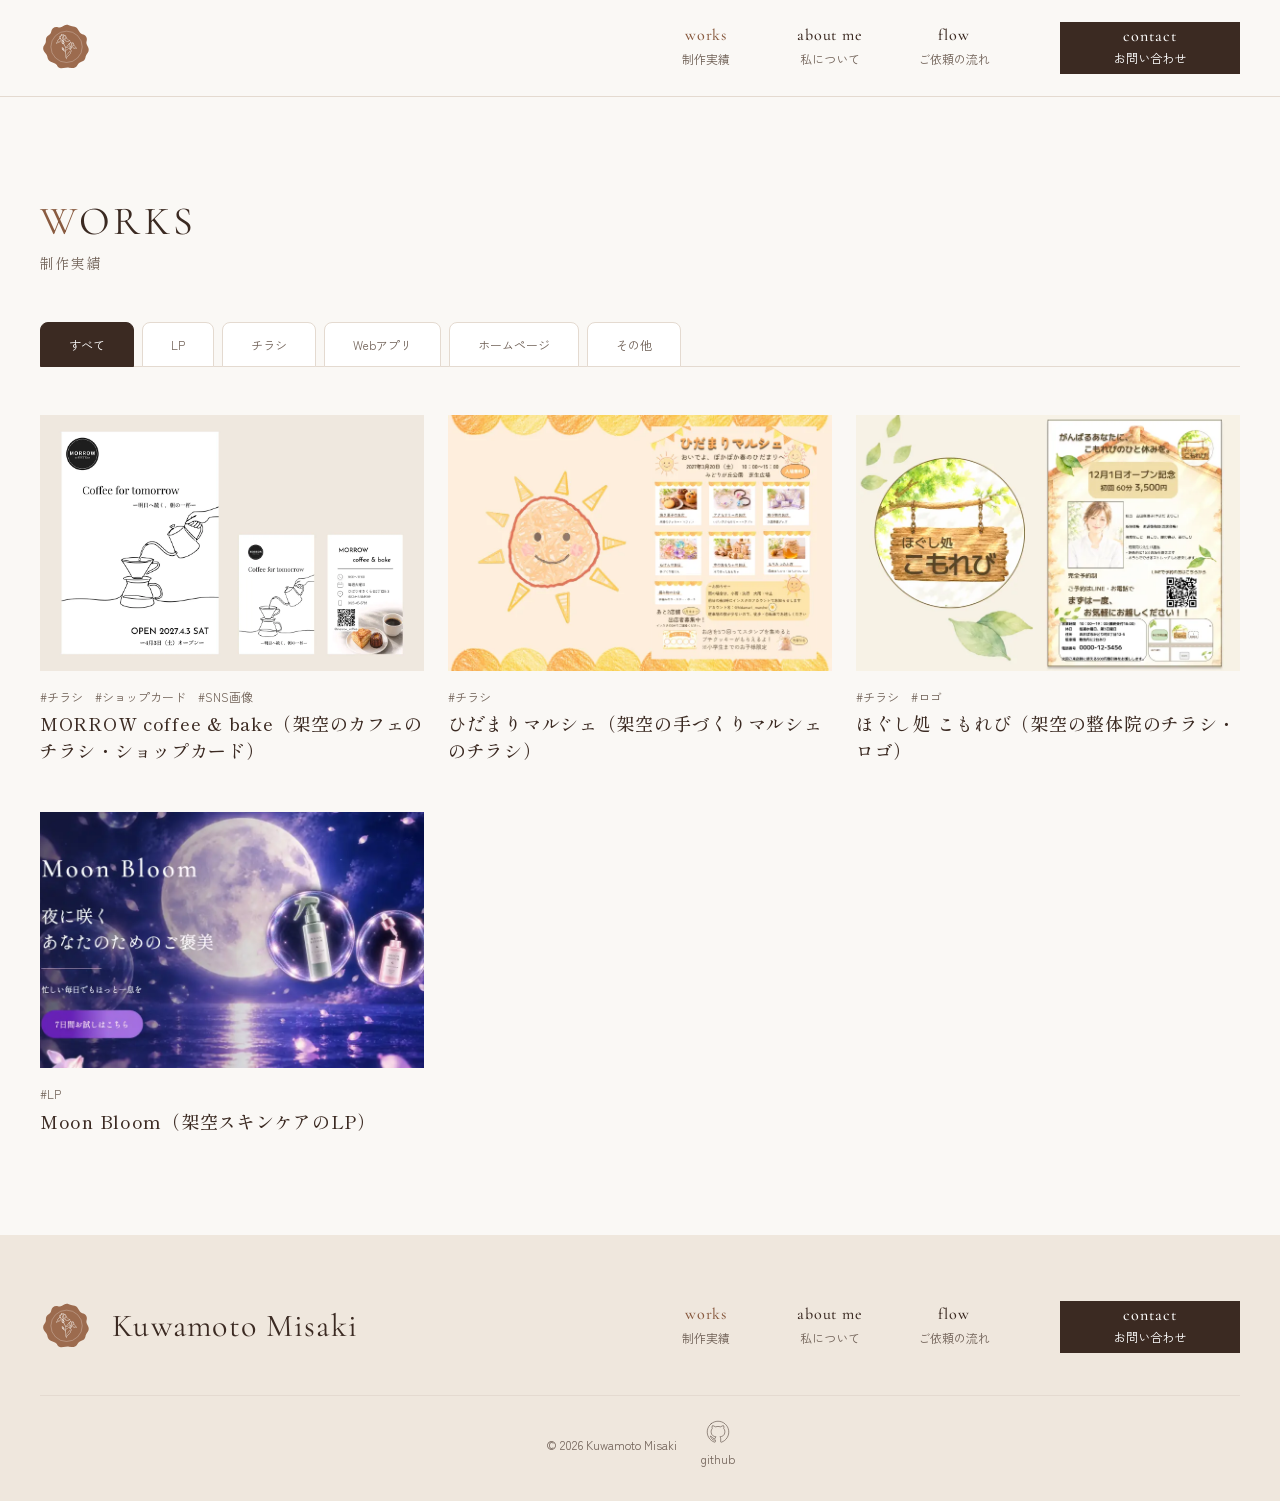
<file: docs/works.html>
<!DOCTYPE html>
<!-- ↑ 「このファイルはHTMLで書いてあるよ」とブラウザに伝える合図。必ず1行目に書く -->

<html lang="ja">
<!-- ↑ ページ全体を包む箱。lang="ja" は「日本語のページです」という意味（読み上げソフトや検索エンジンが使う） -->

<head>
    <!-- ↑ 画面には出ない「ページの設定」を書く場所 -->

    <meta charset="UTF-8">
    <!-- ↑ 文字の種類の指定。これがないと日本語が文字化けすることがある -->

    <meta name="viewport" content="width=device-width, initial-scale=1.0">
    <!-- ↑ スマホで見たときに、画面の幅に合わせて表示する設定 -->


    <title>制作実績 | Kuwamoto Misaki</title>

    <meta name="description" content="Webデザイナー桑本美咲の制作実績一覧です。ホームページ・LP・チラシ・Webアプリなどの作品を掲載しています。">
    <!-- ↑ 検索結果のタイトルの下に出る説明文 -->

    <!-- ===== タブのアイコン（favicon） ===== -->
    <link rel="icon" href="images/logo-seal.svg" type="image/svg+xml">
    <link rel="apple-touch-icon" href="images/apple-touch-icon.png">

    <!-- ===== SNS や LINE で URL を送ったときの見え方（OGP） ===== -->
    <meta property="og:type" content="website">
    <meta property="og:title" content="制作実績 | Kuwamoto Misaki">
    <!-- ↑ <title> と同じ文 -->
    <meta property="og:description" content="Webデザイナー桑本美咲の制作実績一覧です。ホームページ・LP・チラシ・Webアプリなどの作品を掲載しています。">
    <!-- ↑ すぐ上の meta description と同じ文 -->
    <meta property="og:url" content="https://misaki36.github.io/portfolio/works.html">
    <!-- ↑ このページの URL -->
    <meta property="og:image" content="https://misaki36.github.io/portfolio/images/ogp.png">
    <meta property="og:site_name" content="Kuwamoto Misaki">
    <meta property="og:locale" content="ja_JP">
    <meta name="twitter:card" content="summary_large_image">
    <link rel="preconnect" href="https://fonts.googleapis.com">
    <link rel="preconnect" href="https://fonts.gstatic.com" crossorigin>
    <!-- ↑ 「このあとGoogleのフォントを使うから、先に接続の準備をしておいて」という合図。表示が少し速くなる -->

    <link
        href="https://fonts.googleapis.com/css2?family=Cormorant+Garamond:wght@400;500&family=Shippori+Mincho:wght@400;500&family=Zen+Kaku+Gothic+New:wght@400;500&display=swap"
        rel="stylesheet">
    <!-- ↑ Figmaで使った3つのフォントを読み込む。wght@400;500 は「Regular と Medium の太さだけ使う」という意味（使う太さだけにすると軽くなる） -->

    <link rel="stylesheet" href="css/style.css">
    <!-- ↑ 自分で書くCSSファイルを読み込む。フォントのあとに書くのがポイント -->
</head>

<body>
    <!-- ↑ 画面に表示されるものを書く場所 -->

    <!-- ==================== ヘッダー ==================== -->
    <header class="header">
        <!-- ↑ header は「ページの頭の部分」という意味のタグ -->

        <div class="header__inner inner">
            <!-- ↑ class を2つつけている。header__inner（ヘッダー用の設定）と inner（幅をそろえる共通パーツ） -->

            <a class="header__logo" href="index.html">
                <!-- ↑ ロゴを押すとトップページに戻るリンク -->
                <img src="images/logo-seal.svg" alt="Kuwamoto Misaki トップページへ" width="56" height="56">
                <!-- ↑ alt は画像が見えない人（読み上げソフト）向けの説明。
                 width と height を書いておくと、画像を読み込む前から場所が確保されて、ページがガタッとずれない -->
            </a>

            <button class="header__menu-btn" type="button" aria-label="メニューを開く" aria-expanded="false"
                aria-controls="global-nav">
                <!-- ↑ スマホのときだけ出る ≡ ボタン。aria-controls で「global-nav を開け閉めするボタン」と読み上げソフトに伝える -->
                <span class="header__menu-line"></span><span class="header__menu-line"></span><span
                    class="header__menu-line"></span>
            </button>

            <nav class="header__nav" id="global-nav" aria-label="メインメニュー">
                <!-- ↑ nav は「メニュー」という意味のタグ。aria-label で読み上げソフトに名前を伝える -->

                <ul class="header__list">
                    <!-- ↑ メニューの並び（ul = 順番のないリスト） -->
                    <li>
                        <a class="header__link" href="works.html" aria-current="page">
                            <span class="header__link-en">works</span>
                            <span class="header__link-ja">制作実績</span>
                        </a>
                    </li>
                    <li>
                        <a class="header__link" href="about.html">
                            <span class="header__link-en">about me</span>
                            <span class="header__link-ja">私について</span>
                        </a>
                    </li>
                    <li>
                        <a class="header__link" href="contact.php#flow">
                            <!-- ↑ #flow は「contact.php の中の flow という場所まで飛ぶ」という意味 -->
                            <span class="header__link-en">flow</span>
                            <span class="header__link-ja">ご依頼の流れ</span>
                        </a>
                    </li>
                </ul>

                <a class="header__contact" href="contact.php#contact">
                    <!-- ↑ お問い合わせボタン -->
                    <span class="header__contact-en">contact</span>
                    <span class="header__contact-ja">お問い合わせ</span>
                </a>

            </nav>
        </div>
    </header>

    <!-- ==================== メイン（ページの中身） ==================== -->
    <main>
        <section class="page-works section">

            <div class="inner">

                <h1 class="section-title">
                    <!-- ↑ このページでいちばん大事な見出しなので h1 にする（トップでは h2 だった） -->
                    <span class="section-title__en">WORKS</span>
                    <span class="section-title__ja">制作実績</span>
                </h1>

                <!-- ===== しおり風のタブ ===== -->
                <div class="works-tabs" role="group" aria-label="作品の種類で絞り込む">
                    <!-- ↑ role="group" と aria-label で、「これは絞り込みのボタンのまとまりだよ」と読み上げソフトに伝える -->
                    <button class="works-tabs__btn is-active" type="button" data-filter="all"
                        aria-pressed="true">すべて</button>
                    <button class="works-tabs__btn" type="button" data-filter="lp" aria-pressed="false">LP</button>
                    <button class="works-tabs__btn" type="button" data-filter="flyer" aria-pressed="false">チラシ</button>
                    <button class="works-tabs__btn" type="button" data-filter="app" aria-pressed="false">Webアプリ</button>
                    <button class="works-tabs__btn" type="button" data-filter="web" aria-pressed="false">ホームページ</button>
                    <button class="works-tabs__btn" type="button" data-filter="other" aria-pressed="false">その他</button>
                    <!-- ↑ data-filter は自分でつけた目印。JavaScriptで「どの種類のボタンか」を見分けるのに使う
                   aria-pressed は「今押されているか」を読み上げソフトに伝える（true = 押されている） -->
                </div>

                <!-- ===== 作品カードの並び ===== -->
                <ul class="works-grid">
                    <!-- ↓ ul の1段内側：カード1枚 = li 1つ -->
                    <!-- MORROW のカード（押すと作品ページへ） -->
                    <li data-category="flyer">
                        <!-- ↑ タブの「チラシ」（data-filter="flyer"）で表示される -->
                        <a class="work-card" href="work-morrow.html">
                            <div class="work-card__thumb">
                                <img src="images/works/morrow/thumb.webp" alt="" width="1200" height="800"
                                    loading="lazy">
                                <!-- ↑ すぐ下にタイトルがあるので、alt は空っぽ -->
                            </div>
                            <p class="work-card__tag">#チラシ　#ショップカード　#SNS画像</p>
                            <h2 class="work-card__title">MORROW coffee &amp; bake（架空のカフェのチラシ・ショップカード）</h2>
                        </a>
                    </li>
                    
                    <!-- ひだまりマルシェのカード（押すと作品ページへ） -->
                    <li data-category="flyer">
                        <!-- ↑ タブの「チラシ」（data-filter="flyer"）で表示される -->
                        <a class="work-card" href="work-hidamari.html">
                            <div class="work-card__thumb">
                                <img src="images/works/hidamari/thumb.webp" alt="" width="800" height="553"
                                    loading="lazy">
                                <!-- ↑ すぐ下にタイトルがあるので、alt は空っぽ -->
                            </div>
                            <p class="work-card__tag">#チラシ</p>
                            <h2 class="work-card__title">ひだまりマルシェ（架空の手づくりマルシェのチラシ）</h2>
                        </a>
                    </li>
                    <!-- こもれびのカード（押すと作品ページへ） -->
                    <li data-category="flyer">
                        <!-- ↑ タブの「チラシ」（data-filter="flyer"）で表示される -->
                        <a class="work-card" href="work-komorebi.html">
                            <div class="work-card__thumb">
                                <img src="images/works/komorebi/thumb.webp" alt="" width="800" height="553"
                                    loading="lazy">
                                <!-- ↑ すぐ下にタイトルがあるので、alt は空っぽ -->
                            </div>
                            <p class="work-card__tag">#チラシ　#ロゴ</p>
                            <h2 class="work-card__title">ほぐし処 こもれび（架空の整体院のチラシ・ロゴ）</h2>
                        </a>
                    </li>
                    <li data-category="lp">
                        <!-- ↑ data-category は作品の種類の目印。タブの data-filter と同じ言葉にそろえる -->
                        <a class="work-card" href="work-moon-bloom.html">
                            <div class="work-card__thumb">
                                <img src="images/works/moon-bloom/thumb.webp" alt="" width="800" height="553"
                                    loading="lazy">
                                <!-- ↑ すぐ下にタイトルがあるので、alt は空っぽ -->
                            </div>
                            <p class="work-card__tag">#LP</p>
                            <h2 class="work-card__title">Moon Bloom（架空スキンケアのLP）</h2>
                        </a>
                    </li>
                </ul>
                <!-- 作品がないタブを押したときだけ出す文（ふだんは hidden でかくす） -->
                <p class="works-empty" hidden>この種類の作品は、現在準備中です。</p>
            </div>

        </section>
    </main>

    <!-- ==================== フッター ==================== -->
    <footer class="footer">
        <!-- ↑ footer は「ページの終わりの部分」という意味のタグ -->

        <div class="footer__inner inner">

            <!-- ===== 上の段：ロゴと名前／メニュー ===== -->
            <div class="footer__top">

                <a class="footer__brand" href="index.html">
                    <img src="images/logo-seal.svg" alt="" width="56" height="56">
                    <!-- ↑ alt="" （空っぽ）にしているのは、すぐ横に名前の文字があるから。
                   読み上げソフトが「ロゴ、Kuwamoto Misaki」と2回読まないようにするため -->
                    <span class="footer__name">Kuwamoto Misaki</span>
                </a>

                <nav class="header__nav" aria-label="フッターメニュー">
                    <!-- ↑ ヘッダーのメニューとまったく同じ見た目なので、ヘッダー用の class を使い回す -->
                    <ul class="header__list">
                        <li>
                            <a class="header__link" href="works.html" aria-current="page">
                                <span class="header__link-en">works</span>
                                <span class="header__link-ja">制作実績</span>
                            </a>
                        </li>
                        <li>
                            <a class="header__link" href="about.html">
                                <span class="header__link-en">about me</span>
                                <span class="header__link-ja">私について</span>
                            </a>
                        </li>
                        <li>
                            <a class="header__link" href="contact.php#flow">
                                <span class="header__link-en">flow</span>
                                <span class="header__link-ja">ご依頼の流れ</span>
                            </a>
                        </li>
                    </ul>
                    <a class="header__contact" href="contact.php#contact">
                        <span class="header__contact-en">contact</span>
                        <span class="header__contact-ja">お問い合わせ</span>
                    </a>
                </nav>

            </div>

            <!-- ===== 下の段：左にコピーライト、右に GitHub ===== -->
            <div class="footer__bottom">
                <!-- ↓ div.footer__bottom の1段内側 -->
                <small class="footer__copy">&copy; 2026 Kuwamoto Misaki</small>
                <!-- ↑ small は「著作権表示」に使うタグ。&copy; は © マーク -->
                <ul class="footer__sns">
                    <li>
                        <a class="footer__sns-link" href="https://github.com/misaki36" target="_blank"
                            rel="noopener noreferrer">
                            <img src="images/icon-github.svg" alt="" width="24" height="24">
                            <span>github</span>
                        </a>
                    </li>
                </ul>
            </div>

        </div>
    </footer>

    <script src="js/main.js" defer></script>
    <!-- ↑ JavaScriptファイルを読み込む。defer は「HTMLを全部読み終わってから動かしてね」という意味 -->
</body>

</html>
</file>
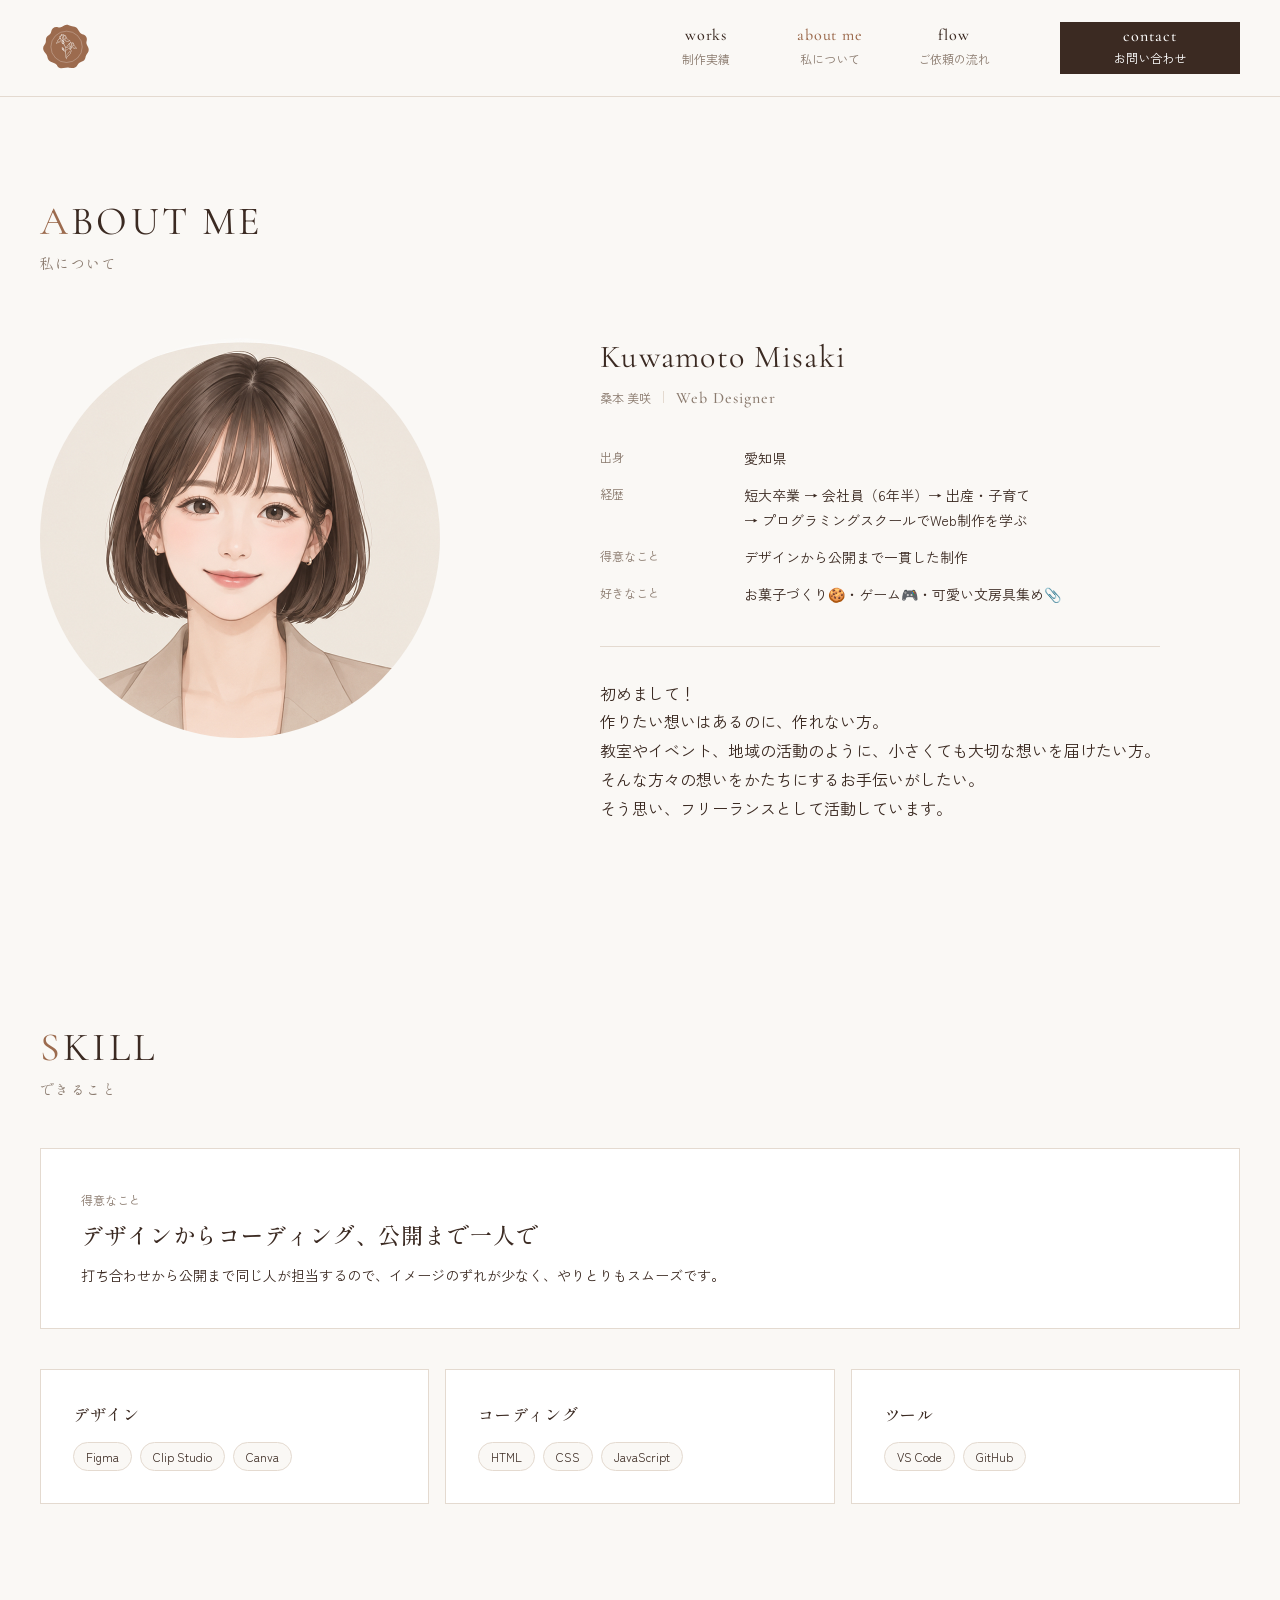
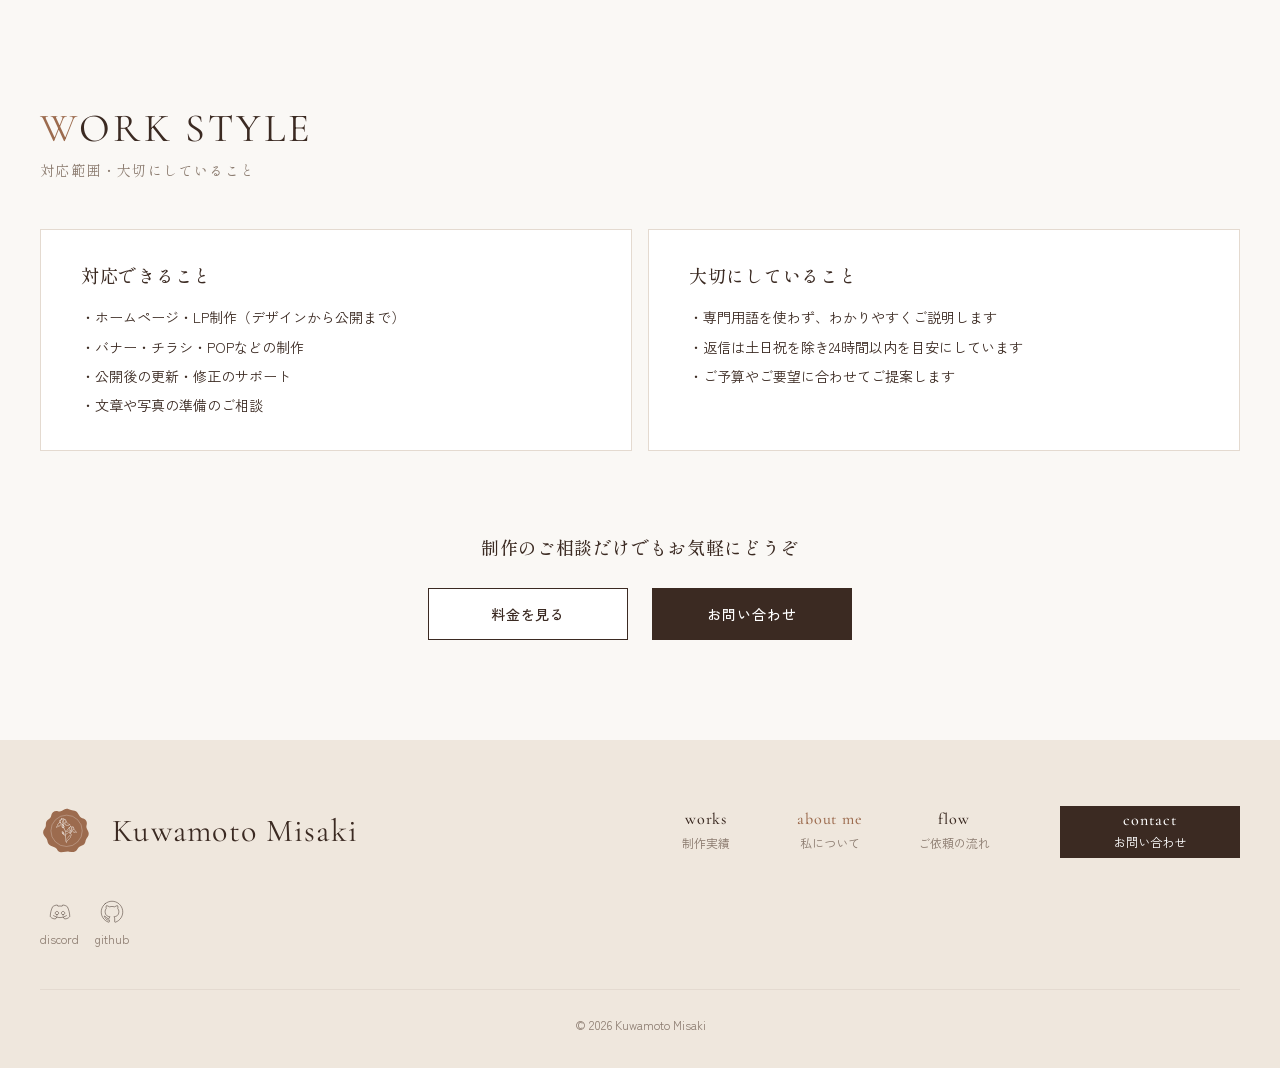
<file: public/about.html>
<!DOCTYPE html>
<!-- ↑ 「このファイルはHTMLで書いてあるよ」とブラウザに伝える合図。必ず1行目に書く -->

<html lang="ja">
<!-- ↑ ページ全体を包む箱。lang="ja" は「日本語のページです」という意味（読み上げソフトや検索エンジンが使う） -->

<head>
    <!-- ↑ 画面には出ない「ページの設定」を書く場所 -->

    <meta charset="UTF-8">
    <!-- ↑ 文字の種類の指定。これがないと日本語が文字化けすることがある -->

    <meta name="viewport" content="width=device-width, initial-scale=1.0">
    <!-- ↑ スマホで見たときに、画面の幅に合わせて表示する設定 -->


    <title>私について | Kuwamoto Misaki</title>

    <meta name="description" content="Webデザイナー桑本美咲のプロフィールです。これまでの経歴やスキル、お仕事の進め方を紹介しています。">

    <!-- ↑ 検索結果のタイトルの下に出る説明文 -->

    <link rel="preconnect" href="https://fonts.googleapis.com">
    <link rel="preconnect" href="https://fonts.gstatic.com" crossorigin>
    <!-- ↑ 「このあとGoogleのフォントを使うから、先に接続の準備をしておいて」という合図。表示が少し速くなる -->

    <link
        href="https://fonts.googleapis.com/css2?family=Cormorant+Garamond:wght@400;500&family=Shippori+Mincho:wght@400;500&family=Zen+Kaku+Gothic+New:wght@400;500&display=swap"
        rel="stylesheet">
    <!-- ↑ Figmaで使った3つのフォントを読み込む。wght@400;500 は「Regular と Medium の太さだけ使う」という意味（使う太さだけにすると軽くなる） -->

    <link rel="stylesheet" href="css/style.css">
    <!-- ↑ 自分で書くCSSファイルを読み込む。フォントのあとに書くのがポイント -->
</head>

<body>
    <!-- ↑ 画面に表示されるものを書く場所 -->

    <!-- ==================== ヘッダー ==================== -->
    <header class="header">
        <!-- ↑ header は「ページの頭の部分」という意味のタグ -->

        <div class="header__inner inner">
            <!-- ↑ class を2つつけている。header__inner（ヘッダー用の設定）と inner（幅をそろえる共通パーツ） -->

            <a class="header__logo" href="index.html">
                <!-- ↑ ロゴを押すとトップページに戻るリンク -->
                <img src="images/logo-seal.svg" alt="Kuwamoto Misaki トップページへ" width="56" height="56">
                <!-- ↑ alt は画像が見えない人（読み上げソフト）向けの説明。
                 width と height を書いておくと、画像を読み込む前から場所が確保されて、ページがガタッとずれない -->
            </a>

            <nav class="header__nav" aria-label="メインメニュー">
                <!-- ↑ nav は「メニュー」という意味のタグ。aria-label で読み上げソフトに名前を伝える -->

                <ul class="header__list">
                    <!-- ↑ メニューの並び（ul = 順番のないリスト） -->
                    <li>
                        <a class="header__link" href="works.html">
                            <span class="header__link-en">works</span>
                            <span class="header__link-ja">制作実績</span>
                        </a>
                    </li>
                    <li>
                        <a class="header__link" href="about.html" aria-current="page">
                            <span class="header__link-en">about me</span>
                            <span class="header__link-ja">私について</span>
                        </a>
                    </li>
                    <li>
                        <a class="header__link" href="contact.php#flow">
                            <!-- ↑ #flow は「contact.php の中の flow という場所まで飛ぶ」という意味 -->
                            <span class="header__link-en">flow</span>
                            <span class="header__link-ja">ご依頼の流れ</span>
                        </a>
                    </li>
                </ul>

                <a class="header__contact" href="contact.php">
                    <!-- ↑ お問い合わせボタン -->
                    <span class="header__contact-en">contact</span>
                    <span class="header__contact-ja">お問い合わせ</span>
                </a>

            </nav>
        </div>
    </header>

    <!-- ==================== メイン（ページの中身） ==================== -->
    <main>
        <!-- ========== ① ABOUT ME ========== -->
        <section class="profile section">
            <!-- ↓ section の1段内側 -->
            <div class="inner">
                <!-- ↓ div.inner の1段内側 -->

                <!-- このページの一番大きい見出しなので h1 にする（1ページに h1 は1つだけ） -->
                <h1 class="section-title">
                    <span class="section-title__en">ABOUT ME</span>
                    <span class="section-title__ja">私について</span>
                </h1>

                <!-- 左に写真、右にプロフィールを並べる箱 -->
                <div class="profile__body">
                    <!-- ↓ div.profile__body の1段内側 -->

                    <!-- 左：丸い写真 -->
                    <img class="profile__photo" src="images/about-photo.jpg" alt="桑本美咲の似顔絵イラスト" width="360"
                        height="360">

                    <!-- 右：名前・表・ひとこと -->
                    <div class="profile__text">
                        <!-- ↓ div.profile__text の1段内側 -->

                        <!-- 名前と肩書き（トップページの ABOUT と同じ見た目なので class を使い回す） -->
                        <p class="about__name">Kuwamoto Misaki</p>
                        <p class="about__role">
                            <span class="about__role-ja">桑本 美咲</span>
                            <span class="about__role-en">Web Designer</span>
                        </p>

                        <!-- プロフィールの表（項目名と中身のセット） -->
                        <dl class="profile__info">
                            <!-- ↓ dl の1段内側：1行ぶんのまとまり -->
                            <div class="profile__info-row">
                                <dt class="profile__info-term">出身</dt>
                                <dd class="profile__info-desc">愛知県</dd>
                            </div>
                            <div class="profile__info-row">
                                <dt class="profile__info-term">経歴</dt>
                                <dd class="profile__info-desc">短大卒業 → 会社員（6年半）→ 出産・子育て<br>→ プログラミングスクールでWeb制作を学ぶ</dd>
                            </div>
                            <div class="profile__info-row">
                                <dt class="profile__info-term">得意なこと</dt>
                                <dd class="profile__info-desc">デザインから公開まで一貫した制作</dd>
                            </div>
                            <div class="profile__info-row">
                                <dt class="profile__info-term">好きなこと</dt>
                                <dd class="profile__info-desc">お菓子づくり🍪・ゲーム🎮・可愛い文房具集め📎</dd>
                            </div>
                        </dl>

                        <!-- 活動への想い。文の終わりで改行して、手紙のように読みやすくする -->
                        <p class="profile__lead">
                            初めまして！<br>
                            作りたい想いはあるのに、作れない方。<br>
                            教室やイベント、地域の活動のように、小さくても大切な想いを届けたい方。<br>
                            そんな方々の想いをかたちにするお手伝いがしたい。<br>
                            そう思い、フリーランスとして活動しています。
                        </p>
                    </div>
                </div>
            </div>
        </section>


        <!-- ========== ③ SKILL ========== -->
        <section class="skill section">
            <!-- ↓ section の1段内側 -->
            <div class="inner">
                <!-- ↓ div.inner の1段内側 -->

                <h2 class="section-title">
                    <span class="section-title__en">SKILL</span>
                    <span class="section-title__ja">できること</span>
                </h2>

                <!-- 大きい箱：いちばんの強み -->
                <div class="skill__main">
                    <!-- ↓ div.skill__main の1段内側 -->
                    <p class="skill__label">得意なこと</p>
                    <h3 class="skill__heading">デザインからコーディング、公開まで一人で</h3>
                    <p class="skill__text">打ち合わせから公開まで同じ人が担当するので、イメージのずれが少なく、やりとりもスムーズです。</p>
                </div>

                <!-- 小さい箱3つ（リストなので ul と li） -->
                <ul class="skill__list">
                    <!-- ↓ ul の1段内側：箱1つ＝li 1つ -->
                    <li class="skill__card">
                        <!-- ↓ li の1段内側 -->
                        <h3 class="skill__card-title">デザイン</h3>
                        <!-- 使えるツールもリストなので、ul の中にもう1つ ul を入れる -->
                        <ul class="skill__tags">
                            <!-- ↓ ul.skill__tags の1段内側 -->
                            <li class="skill__tag">Figma</li>
                            <li class="skill__tag">Clip Studio</li>
                            <li class="skill__tag">Canva</li>
                        </ul>
                    </li>
                    <li class="skill__card">
                        <h3 class="skill__card-title">コーディング</h3>
                        <ul class="skill__tags">
                            <li class="skill__tag">HTML</li>
                            <li class="skill__tag">CSS</li>
                            <li class="skill__tag">JavaScript</li>
                        </ul>
                    </li>
                    <li class="skill__card">
                        <h3 class="skill__card-title">ツール</h3>
                        <ul class="skill__tags">
                            <li class="skill__tag">VS Code</li>
                            <li class="skill__tag">GitHub</li>
                        </ul>
                    </li>
                </ul>
            </div>
        </section>

                <!-- ========== ③ WORK STYLE ========== -->
        <section class="work-style section">
            <!-- ↓ section の1段内側 -->
            <div class="inner">
                <!-- ↓ div.inner の1段内側 -->

                <h2 class="section-title">
                    <span class="section-title__en">WORK STYLE</span>
                    <span class="section-title__ja">対応範囲・大切にしていること</span>
                </h2>

                <!-- 箱を2つ横に並べる -->
                <div class="work-style__list">
                    <!-- ↓ div.work-style__list の1段内側 -->

                    <!-- 左の箱 -->
                    <div class="work-style__card">
                        <!-- ↓ div.work-style__card の1段内側 -->
                        <h3 class="work-style__title">対応できること</h3>
                        <!-- 「・」は CSS で付けるので、文字には入れない -->
                        <ul class="work-style__items">
                            <li>ホームページ・LP制作（デザインから公開まで）</li>
                            <li>バナー・チラシ・POPなどの制作</li>
                            <li>公開後の更新・修正のサポート</li>
                            <li>文章や写真の準備のご相談</li>
                        </ul>
                    </div>

                    <!-- 右の箱 -->
                    <div class="work-style__card">
                        <h3 class="work-style__title">大切にしていること</h3>
                        <ul class="work-style__items">
                            <li>専門用語を使わず、わかりやすくご説明します</li>
                            <li>返信は土日祝を除き24時間以内を目安にしています</li>
                            <li>ご予算やご要望に合わせてご提案します</li>
                        </ul>
                    </div>
                </div>

                <!-- ④ 最後のボタン（お問い合わせへの案内） -->
                <div class="about-cta">
                    <!-- ↓ div.about-cta の1段内側 -->
                    <p class="about-cta__text">制作のご相談だけでもお気軽にどうぞ</p>
                    <div class="about-cta__btns">
                        <!-- ボタンはトップページの FLOW と同じ class を使い回す -->
                        <a class="btn btn--sub" href="contact.php#price">料金を見る</a>
                        <a class="btn btn--main" href="contact.php">お問い合わせ</a>
                    </div>
                </div>
            </div>
        </section>
    </main>

    <!-- ==================== フッター ==================== -->
    <footer class="footer">
        <!-- ↑ footer は「ページの終わりの部分」という意味のタグ -->

        <div class="footer__inner inner">

            <!-- ----- 上の段：ロゴと名前／メニュー ----- -->
            <div class="footer__top">

                <a class="footer__brand" href="index.html">
                    <img src="images/logo-seal.svg" alt="" width="56" height="56">
                    <!-- ↑ alt="" （空っぽ）にしているのは、すぐ横に名前の文字があるから。
                   読み上げソフトが「ロゴ、Kuwamoto Misaki」と2回読まないようにするため -->
                    <span class="footer__name">Kuwamoto Misaki</span>
                </a>

                <nav class="header__nav" aria-label="フッターメニュー">
                    <!-- ↑ ヘッダーのメニューとまったく同じ見た目なので、ヘッダー用の class を使い回す -->
                    <ul class="header__list">
                        <li>
                            <a class="header__link" href="works.html">
                                <span class="header__link-en">works</span>
                                <span class="header__link-ja">制作実績</span>
                            </a>
                        </li>
                        <li>
                            <a class="header__link" href="about.html" aria-current="page">
                                <span class="header__link-en">about me</span>
                                <span class="header__link-ja">私について</span>
                            </a>
                        </li>
                        <li>
                            <a class="header__link" href="contact.php#flow">
                                <span class="header__link-en">flow</span>
                                <span class="header__link-ja">ご依頼の流れ</span>
                            </a>
                        </li>
                    </ul>
                    <a class="header__contact" href="contact.php">
                        <span class="header__contact-en">contact</span>
                        <span class="header__contact-ja">お問い合わせ</span>
                    </a>
                </nav>

            </div>

            <!-- ----- SNSのリンク ----- -->
            <ul class="footer__sns">
                <li>
                    <a class="footer__sns-link" href="#" target="_blank" rel="noopener noreferrer">
                        <!-- ↑ href="#" は仮。あとで自分の Discord のURLに変える
                   target="_blank" … 新しいタブで開く
                   rel="noopener noreferrer" … 🔒セキュリティ対策（下で説明） -->
                        <img src="images/icon-discord.svg" alt="" width="24" height="24">
                        <span>discord</span>
                    </a>
                </li>
                <li>
                    <a class="footer__sns-link" href="#" target="_blank" rel="noopener noreferrer">
                        <img src="images/icon-github.svg" alt="" width="24" height="24">
                        <span>github</span>
                    </a>
                </li>
            </ul>

            <!-- ----- コピーライト ----- -->
            <small class="footer__copy">&copy; 2026 Kuwamoto Misaki</small>
            <!-- ↑ small は「注意書き・著作権表示」に使うタグ。&copy; は © マークを表す書き方 -->

        </div>
    </footer>

    <script src="js/main.js" defer></script>
    <!-- ↑ JavaScriptファイルを読み込む。defer は「HTMLを全部読み終わってから動かしてね」という意味 -->
</body>

</html>
</file>
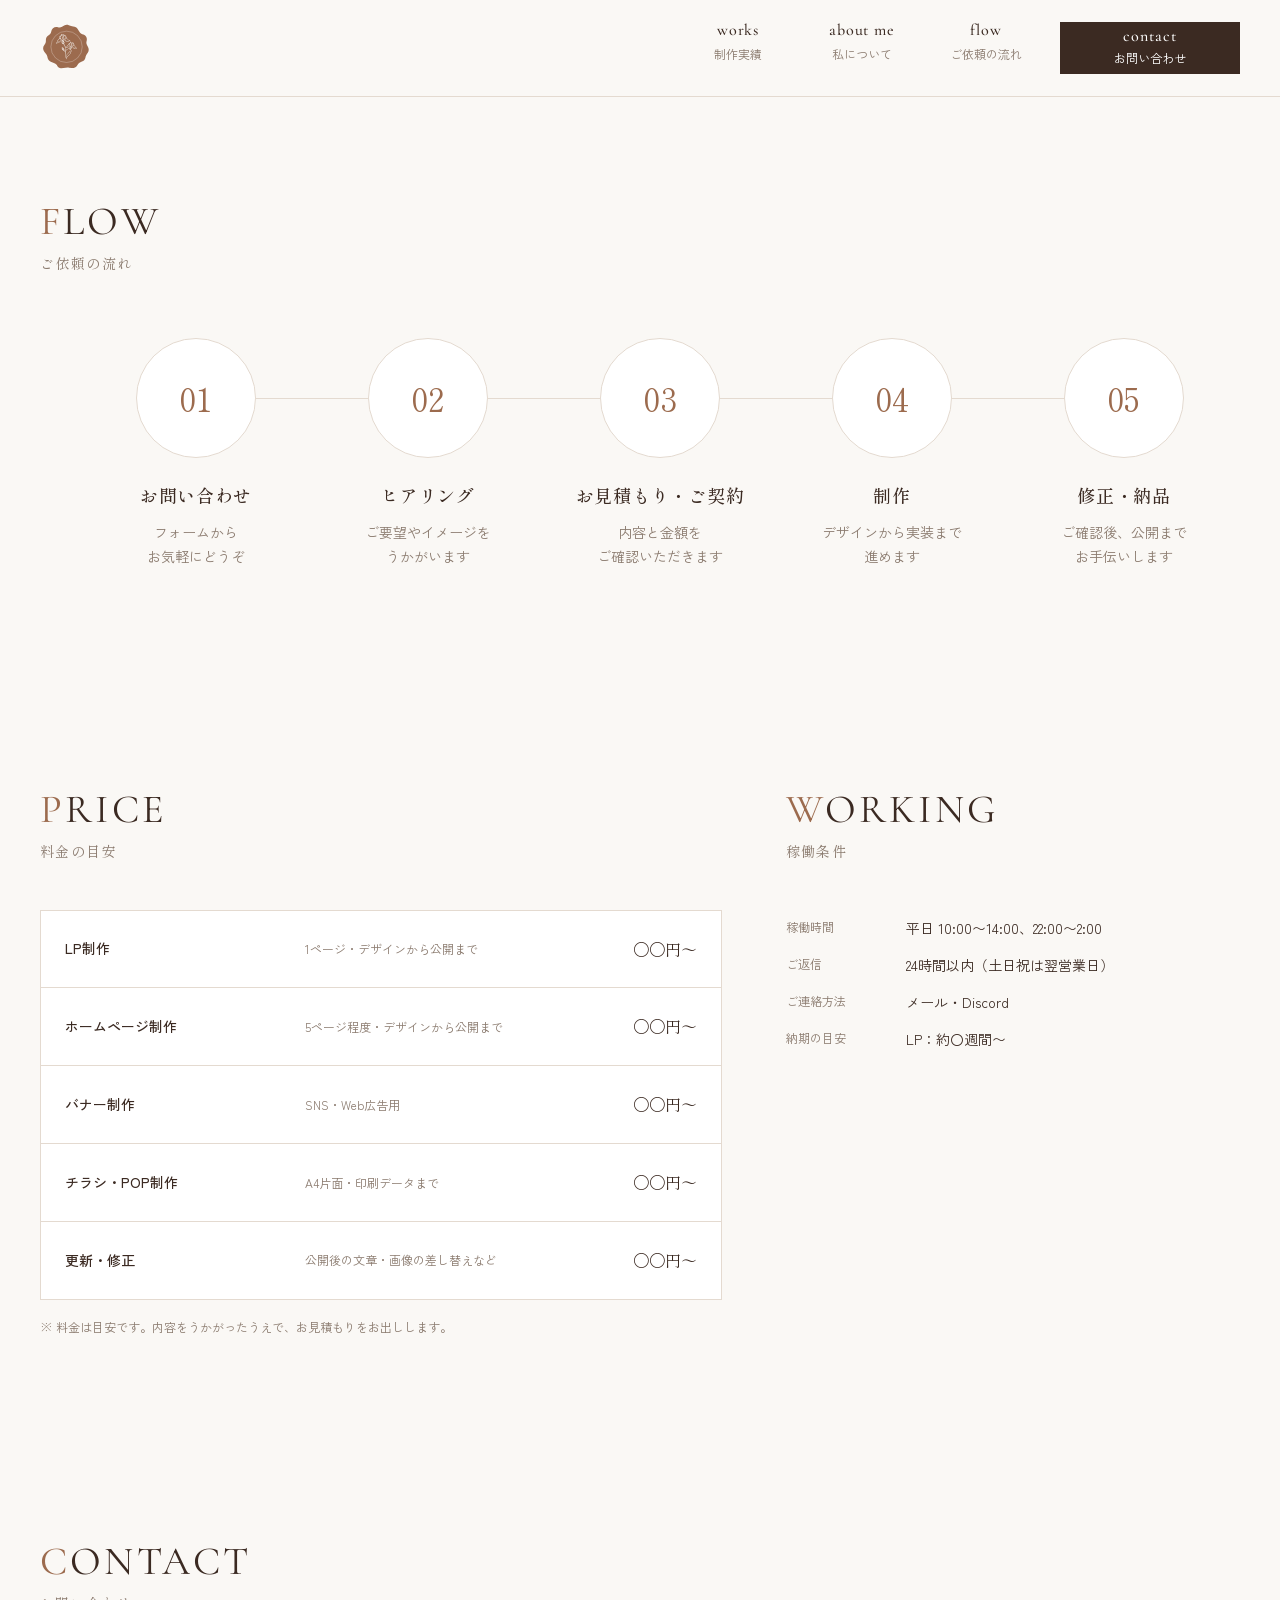
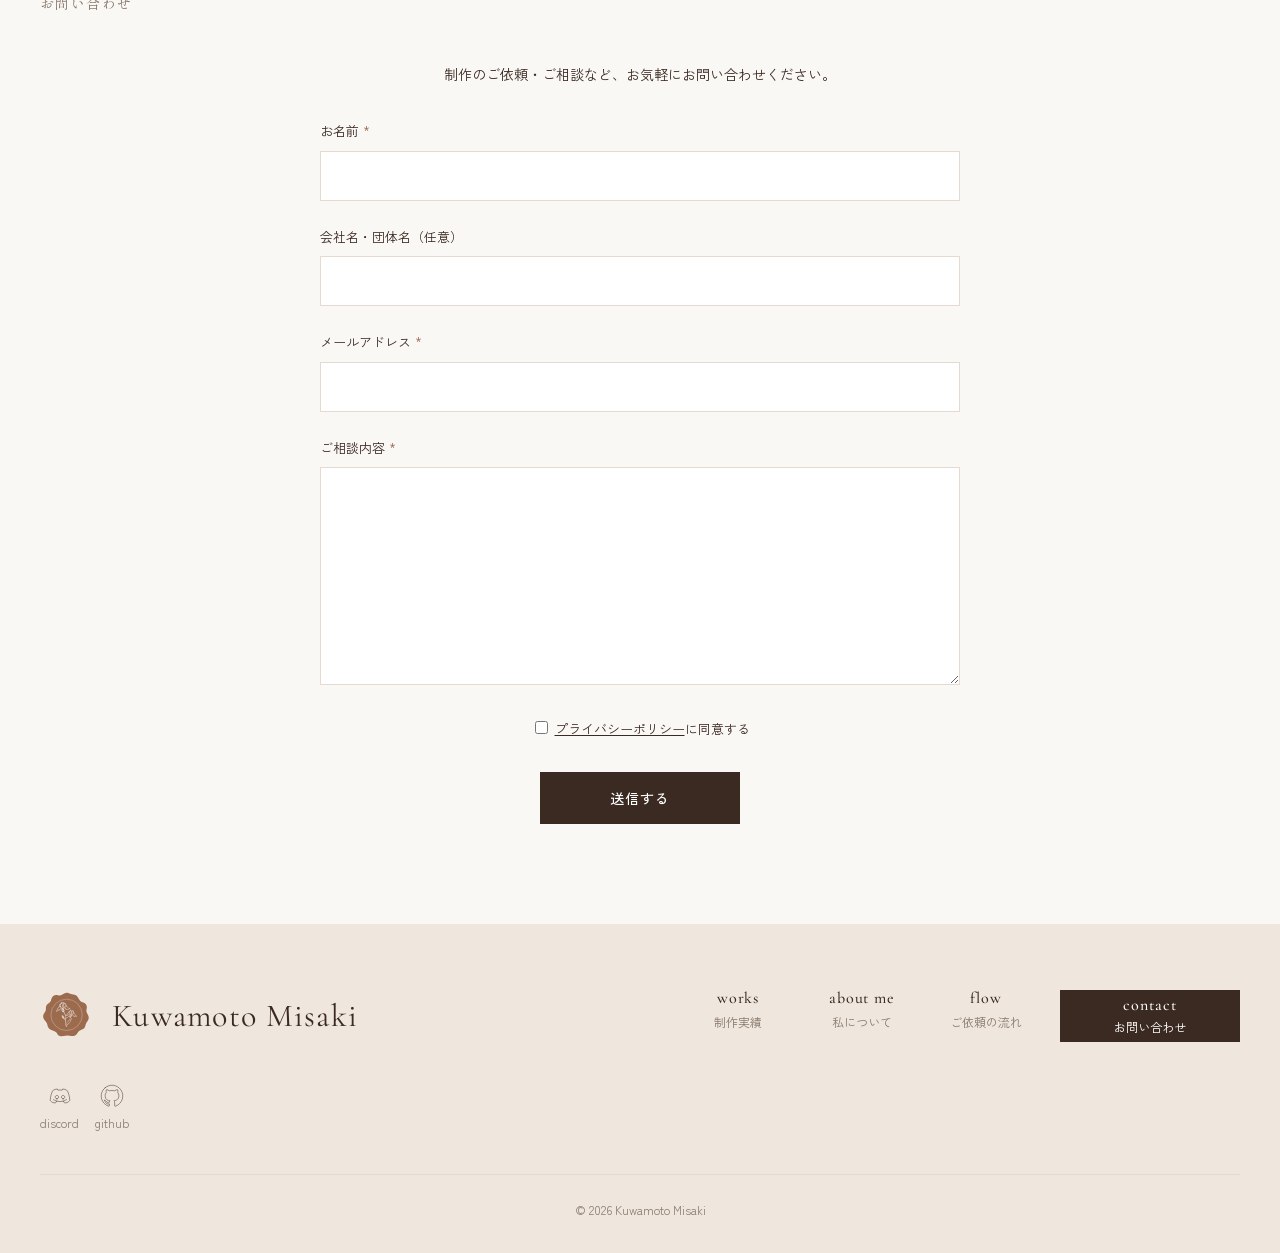
<file: public/contact.html>
<!DOCTYPE html>
<!-- ↑ 「このファイルはHTMLで書いてあるよ」とブラウザに伝える合図。必ず1行目に書く -->

<html lang="ja">
<!-- ↑ ページ全体を包む箱。lang="ja" は「日本語のページです」という意味（読み上げソフトや検索エンジンが使う） -->

<head>
    <!-- ↑ 画面には出ない「ページの設定」を書く場所 -->

    <meta charset="UTF-8">
    <!-- ↑ 文字の種類の指定。これがないと日本語が文字化けすることがある -->

    <meta name="viewport" content="width=device-width, initial-scale=1.0">
    <!-- ↑ スマホで見たときに、画面の幅に合わせて表示する設定 -->


    <title>料金・お問い合わせ | Kuwamoto Misaki</title>

    <meta name="description" content="Webデザイナー桑本美咲へのご依頼の流れ・料金の目安・お問い合わせフォームです。制作のご相談だけでもお気軽にどうぞ。">

    <!-- ↑ 検索結果のタイトルの下に出る説明文 -->

    <link rel="preconnect" href="https://fonts.googleapis.com">
    <link rel="preconnect" href="https://fonts.gstatic.com" crossorigin>
    <!-- ↑ 「このあとGoogleのフォントを使うから、先に接続の準備をしておいて」という合図。表示が少し速くなる -->

    <link
        href="https://fonts.googleapis.com/css2?family=Cormorant+Garamond:wght@400;500&family=Shippori+Mincho:wght@400;500&family=Zen+Kaku+Gothic+New:wght@400;500&display=swap"
        rel="stylesheet">
    <!-- ↑ Figmaで使った3つのフォントを読み込む。wght@400;500 は「Regular と Medium の太さだけ使う」という意味（使う太さだけにすると軽くなる） -->

    <link rel="stylesheet" href="css/style.css">
    <!-- ↑ 自分で書くCSSファイルを読み込む。フォントのあとに書くのがポイント -->
</head>

<body>
    <!-- ↑ 画面に表示されるものを書く場所 -->

    <!-- ==================== ヘッダー ==================== -->
    <header class="header">
        <!-- ↑ header は「ページの頭の部分」という意味のタグ -->

        <div class="header__inner inner">
            <!-- ↑ class を2つつけている。header__inner（ヘッダー用の設定）と inner（幅をそろえる共通パーツ） -->

            <a class="header__logo" href="index.html">
                <!-- ↑ ロゴを押すとトップページに戻るリンク -->
                <img src="images/logo-seal.svg" alt="Kuwamoto Misaki トップページへ" width="56" height="56">
                <!-- ↑ alt は画像が見えない人（読み上げソフト）向けの説明。
                 width と height を書いておくと、画像を読み込む前から場所が確保されて、ページがガタッとずれない -->
            </a>

            <nav class="header__nav" aria-label="メインメニュー">
                <!-- ↑ nav は「メニュー」という意味のタグ。aria-label で読み上げソフトに名前を伝える -->

                <ul class="header__list">
                    <!-- ↑ メニューの並び（ul = 順番のないリスト） -->
                    <li>
                        <a class="header__link" href="works.html">
                            <span class="header__link-en">works</span>
                            <span class="header__link-ja">制作実績</span>
                        </a>
                    </li>
                    <li>
                        <a class="header__link" href="about.html">
                            <span class="header__link-en">about me</span>
                            <span class="header__link-ja">私について</span>
                        </a>
                    </li>
                    <li>
                        <a class="header__link" href="contact.html#flow">
                            <!-- ↑ #flow は「contact.html の中の flow という場所まで飛ぶ」という意味 -->
                            <span class="header__link-en">flow</span>
                            <span class="header__link-ja">ご依頼の流れ</span>
                        </a>
                    </li>

                    <a class="header__contact" href="contact.html">
                        <!-- ↑ お問い合わせボタン -->
                        <span class="header__contact-en">contact</span>
                        <span class="header__contact-ja">お問い合わせ</span>
                    </a>

            </nav>
        </div>
    </header>

    <!-- ==================== メイン（ページの中身） ==================== -->
    <main>
        <!-- このページの名前。画面には出さないけど、読み上げソフトや Google には伝わる -->
        <h1 class="visually-hidden">料金・お問い合わせ</h1>
        <!-- ========== FLOW ========== -->
        <section class="flow section" id="flow">

            <div class="inner">

                <h2 class="section-title">
                    <span class="section-title__en">FLOW</span>
                    <span class="section-title__ja">ご依頼の流れ</span>
                </h2>

                <ol class="flow__list">
                    <!-- ↑ ol は「順番のあるリスト」。ul（順番なし）とちがって、1→2→3…と順番に意味があるときに使う -->

                    <li class="flow__item">
                        <span class="flow__num">01</span>
                        <h3 class="flow__title">お問い合わせ</h3>
                        <p class="flow__text">フォームから<br>お気軽にどうぞ</p>
                    </li>

                    <li class="flow__item">
                        <span class="flow__num">02</span>
                        <h3 class="flow__title">ヒアリング</h3>
                        <p class="flow__text">ご要望やイメージを<br>うかがいます</p>
                    </li>

                    <li class="flow__item">
                        <span class="flow__num">03</span>
                        <h3 class="flow__title">お見積もり・ご契約</h3>
                        <p class="flow__text">内容と金額を<br>ご確認いただきます</p>
                    </li>

                    <li class="flow__item">
                        <span class="flow__num">04</span>
                        <h3 class="flow__title">制作</h3>
                        <p class="flow__text">デザインから実装まで<br>進めます</p>
                    </li>

                    <li class="flow__item">
                        <span class="flow__num">05</span>
                        <h3 class="flow__title">修正・納品</h3>
                        <p class="flow__text">ご確認後、公開まで<br>お手伝いします</p>
                    </li>

                </ol>

            </div>

        </section>

        <!-- ========== PRICE と WORKING（横に並べる） ========== -->
        <section class="price-working section">
            <!-- ↓ section の1段内側 -->
            <div class="inner">
                <!-- ↓ div.inner の1段内側：2つを横に並べる箱 -->
                <div class="price-working__grid">
                    <!-- ↓ div.price-working__grid の1段内側 -->

                    <!-- 左：PRICE（id="price" はトップの「料金を見る」から飛んでくる目印） -->
                    <div class="price" id="price">
                        <!-- ↓ div.price の1段内側 -->
                        <h2 class="section-title">
                            <span class="section-title__en">PRICE</span>
                            <span class="section-title__ja">料金の目安</span>
                        </h2>

                        <table class="price__table">
                            <tbody>
                                <tr>
                                    <th class="price__name" scope="row">LP制作</th>
                                    <td class="price__desc">1ページ・デザインから公開まで</td>
                                    <td class="price__cost">〇〇円〜</td>
                                </tr>
                                <tr>
                                    <th class="price__name" scope="row">ホームページ制作</th>
                                    <td class="price__desc">5ページ程度・デザインから公開まで</td>
                                    <td class="price__cost">〇〇円〜</td>
                                </tr>
                                <tr>
                                    <th class="price__name" scope="row">バナー制作</th>
                                    <td class="price__desc">SNS・Web広告用</td>
                                    <td class="price__cost">〇〇円〜</td>
                                </tr>
                                <tr>
                                    <th class="price__name" scope="row">チラシ・POP制作</th>
                                    <td class="price__desc">A4片面・印刷データまで</td>
                                    <td class="price__cost">〇〇円〜</td>
                                </tr>
                                <tr>
                                    <th class="price__name" scope="row">更新・修正</th>
                                    <td class="price__desc">公開後の文章・画像の差し替えなど</td>
                                    <td class="price__cost">〇〇円〜</td>
                                </tr>
                            </tbody>
                        </table>

                        <p class="price__note">※ 料金は目安です。内容をうかがったうえで、お見積もりをお出しします。</p>
                    </div>

                    <!-- 右：WORKING -->
                    <div class="working">
                        <!-- ↓ div.working の1段内側 -->
                        <h2 class="section-title">
                            <span class="section-title__en">WORKING</span>
                            <span class="section-title__ja">稼働条件</span>
                        </h2>

                        <dl class="profile__info">
                            <div class="profile__info-row">
                                <dt class="profile__info-term">稼働時間</dt>
                                <dd class="profile__info-desc">平日 10:00〜14:00、22:00〜2:00</dd>
                            </div>
                            <div class="profile__info-row">
                                <dt class="profile__info-term">ご返信</dt>
                                <dd class="profile__info-desc">24時間以内（土日祝は翌営業日）</dd>
                            </div>
                            <div class="profile__info-row">
                                <dt class="profile__info-term">ご連絡方法</dt>
                                <dd class="profile__info-desc">メール・Discord</dd>
                            </div>
                            <div class="profile__info-row">
                                <dt class="profile__info-term">納期の目安</dt>
                                <dd class="profile__info-desc">LP：約〇週間〜</dd>
                            </div>
                        </dl>
                    </div>
                </div>
            </div>
        </section>

        <!-- ========== CONTACT ========== -->
        <section class="contact section" id="contact">
            <!-- ↓ section の1段内側 -->
            <div class="inner">
                <!-- ↓ div.inner の1段内側 -->

                <h2 class="section-title">
                    <span class="section-title__en">CONTACT</span>
                    <span class="section-title__ja">お問い合わせ</span>
                </h2>

                <p class="contact__lead">制作のご依頼・ご相談など、お気軽にお問い合わせください。</p>

                <!-- form = 入力した内容を送るための箱。
                     method="post" は「中身を見えない形で送る」送り方（URLに入力内容が出ない）
                     action は送り先。PHP を作るときに決めるので、今は仮 -->
                <form class="contact-form" action="#" method="post">
                    <!-- ↓ form の1段内側 -->

                    <!-- 1つの項目 = div 1つ -->
                    <div class="contact-form__item">
                        <!-- ↓ div の1段内側 -->
                        <!-- label の for と input の id を同じにすると、文字を押しても入力欄が選ばれる -->
                        <label class="contact-form__label" for="name">
                            お名前<span class="contact-form__required" aria-hidden="true">*</span>
                        </label>
                        <!-- required = 入力しないと送れない／maxlength = 入力できる文字数の上限 -->
                        <input class="contact-form__input" type="text" id="name" name="name" autocomplete="name"
                            maxlength="50" required>
                    </div>

                    <div class="contact-form__item">
                        <label class="contact-form__label" for="company">会社名・団体名（任意）</label>
                        <input class="contact-form__input" type="text" id="company" name="company"
                            autocomplete="organization" maxlength="100">
                    </div>

                    <div class="contact-form__item">
                        <label class="contact-form__label" for="email">
                            メールアドレス<span class="contact-form__required" aria-hidden="true">*</span>
                        </label>
                        <!-- type="email" にすると、@ がないときにブラウザが教えてくれる。スマホではメール用のキーボードが出る -->
                        <input class="contact-form__input" type="email" id="email" name="email" autocomplete="email"
                            maxlength="254" required>
                    </div>

                    <div class="contact-form__item">
                        <label class="contact-form__label" for="message">
                            ご相談内容<span class="contact-form__required" aria-hidden="true">*</span>
                        </label>
                        <!-- textarea = 何行も書ける入力欄 -->
                        <textarea class="contact-form__textarea" id="message" name="message" rows="8" maxlength="2000"
                            required></textarea>
                    </div>

                    <!-- プライバシーポリシーへの同意 -->
                    <div class="contact-form__agree">
                        <!-- ↓ div の1段内側：label で checkbox と文字を包むと、文字を押してもチェックできる -->
                        <label>
                            <input type="checkbox" name="agree" required>
                            <a href="privacy.html" target="_blank" rel="noopener noreferrer">プライバシーポリシー</a>に同意する
                        </label>
                    </div>

                    <div class="contact-form__submit">
                        <!-- 送信ボタンは a ではなく button。type="submit" で「フォームを送る」ボタンになる -->
                        <button class="btn btn--main" type="submit">送信する</button>
                    </div>
                </form>
            </div>
        </section>
    </main>

    <!-- ==================== フッター ==================== -->
    <footer class="footer">
        <!-- ↑ footer は「ページの終わりの部分」という意味のタグ -->

        <div class="footer__inner inner">

            <!-- ----- 上の段：ロゴと名前／メニュー ----- -->
            <div class="footer__top">

                <a class="footer__brand" href="index.html">
                    <img src="images/logo-seal.svg" alt="" width="56" height="56">
                    <!-- ↑ alt="" （空っぽ）にしているのは、すぐ横に名前の文字があるから。
                   読み上げソフトが「ロゴ、Kuwamoto Misaki」と2回読まないようにするため -->
                    <span class="footer__name">Kuwamoto Misaki</span>
                </a>

                <nav class="header__nav" aria-label="フッターメニュー">
                    <!-- ↑ ヘッダーのメニューとまったく同じ見た目なので、ヘッダー用の class を使い回す -->
                    <ul class="header__list">
                        <li>
                            <a class="header__link" href="works.html">
                                <span class="header__link-en">works</span>
                                <span class="header__link-ja">制作実績</span>
                            </a>
                        </li>
                        <li>
                            <a class="header__link" href="about.html">
                                <span class="header__link-en">about me</span>
                                <span class="header__link-ja">私について</span>
                            </a>
                        </li>
                        <li>
                            <a class="header__link" href="contact.html#flow">
                                <!-- ↑ #flow は「contact.html の中の flow という場所まで飛ぶ」という意味 -->
                                <span class="header__link-en">flow</span>
                                <span class="header__link-ja">ご依頼の流れ</span>
                            </a>
                        </li>
                        <a class="header__contact" href="contact.html">
                            <span class="header__contact-en">contact</span>
                            <span class="header__contact-ja">お問い合わせ</span>
                        </a>
                </nav>

            </div>

            <!-- ----- SNSのリンク ----- -->
            <ul class="footer__sns">
                <li>
                    <a class="footer__sns-link" href="#" target="_blank" rel="noopener noreferrer">
                        <!-- ↑ href="#" は仮。あとで自分の Discord のURLに変える
                   target="_blank" … 新しいタブで開く
                   rel="noopener noreferrer" … 🔒セキュリティ対策（下で説明） -->
                        <img src="images/icon-discord.svg" alt="" width="24" height="24">
                        <span>discord</span>
                    </a>
                </li>
                <li>
                    <a class="footer__sns-link" href="#" target="_blank" rel="noopener noreferrer">
                        <img src="images/icon-github.svg" alt="" width="24" height="24">
                        <span>github</span>
                    </a>
                </li>
            </ul>

            <!-- ----- コピーライト ----- -->
            <small class="footer__copy">&copy; 2026 Kuwamoto Misaki</small>
            <!-- ↑ small は「注意書き・著作権表示」に使うタグ。&copy; は © マークを表す書き方 -->

        </div>
    </footer>

    <script src="js/main.js" defer></script>
    <!-- ↑ JavaScriptファイルを読み込む。defer は「HTMLを全部読み終わってから動かしてね」という意味 -->
</body>

</html>
</file>
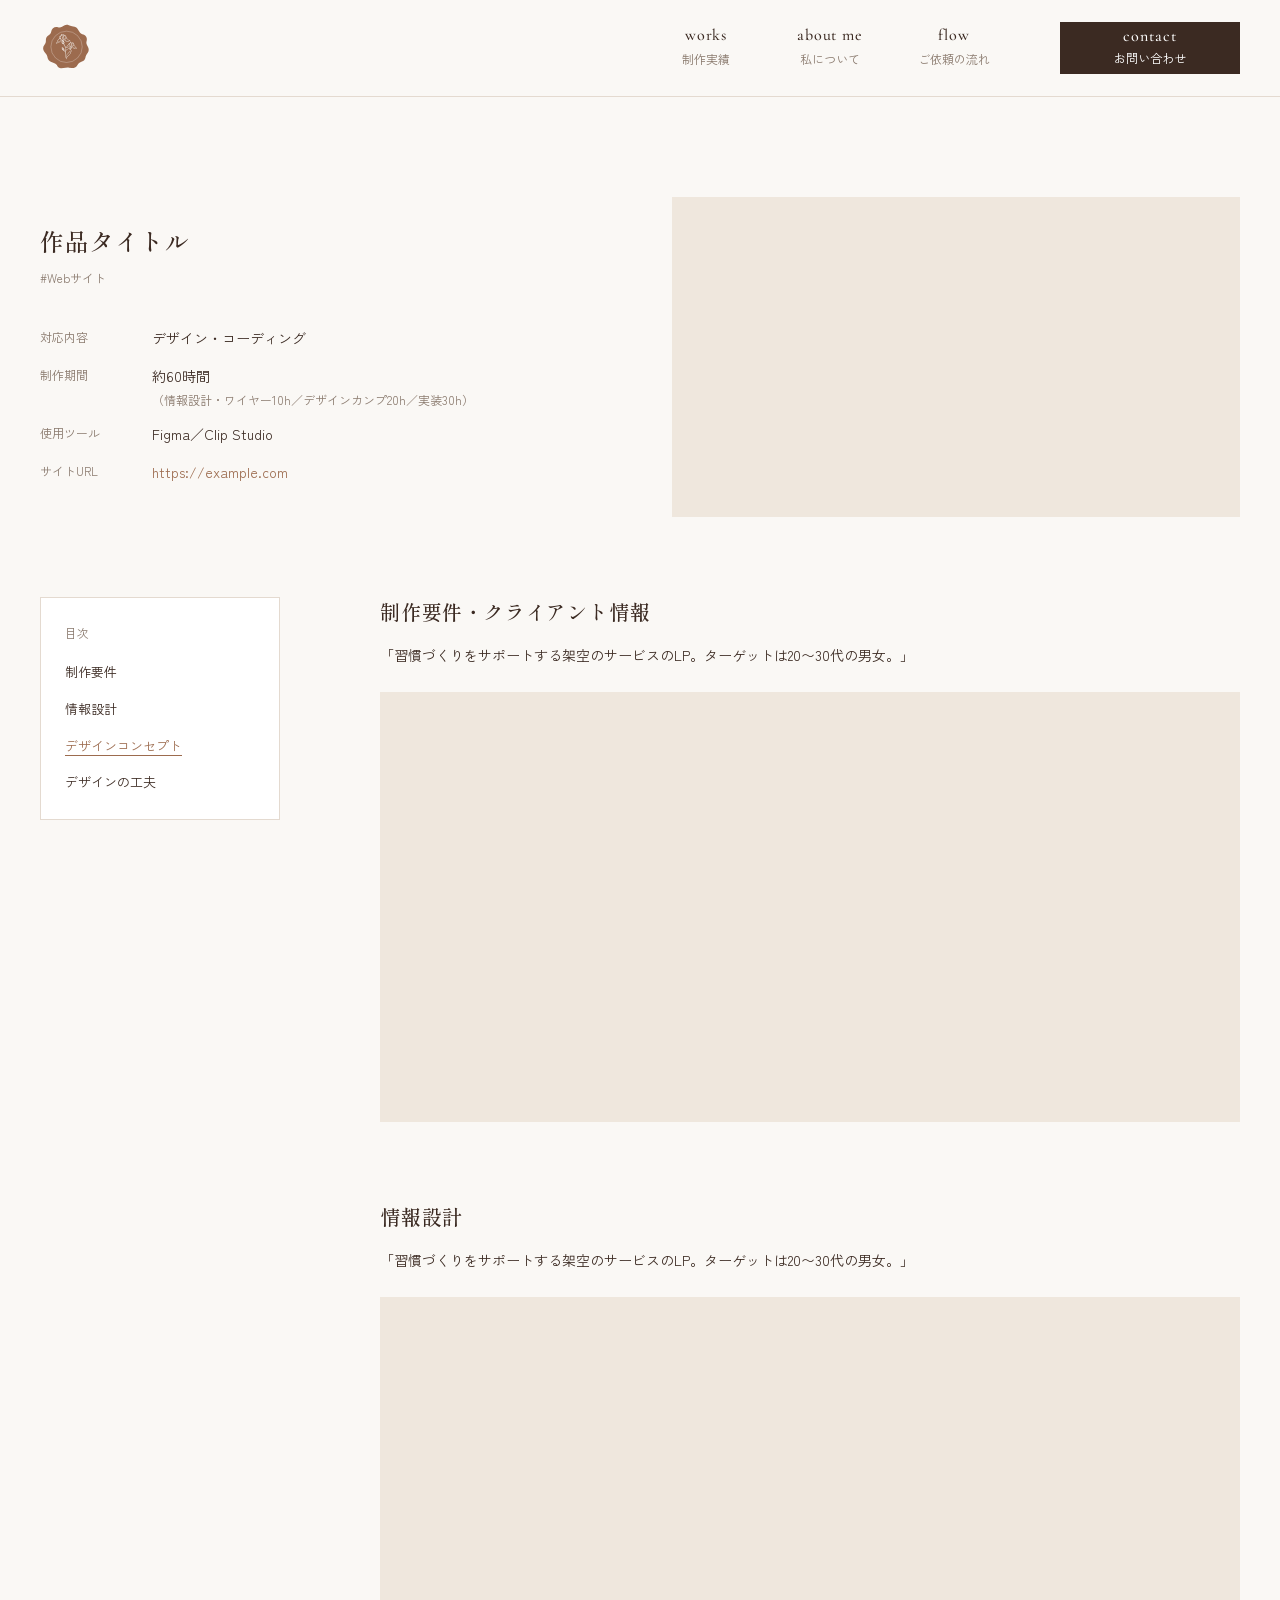
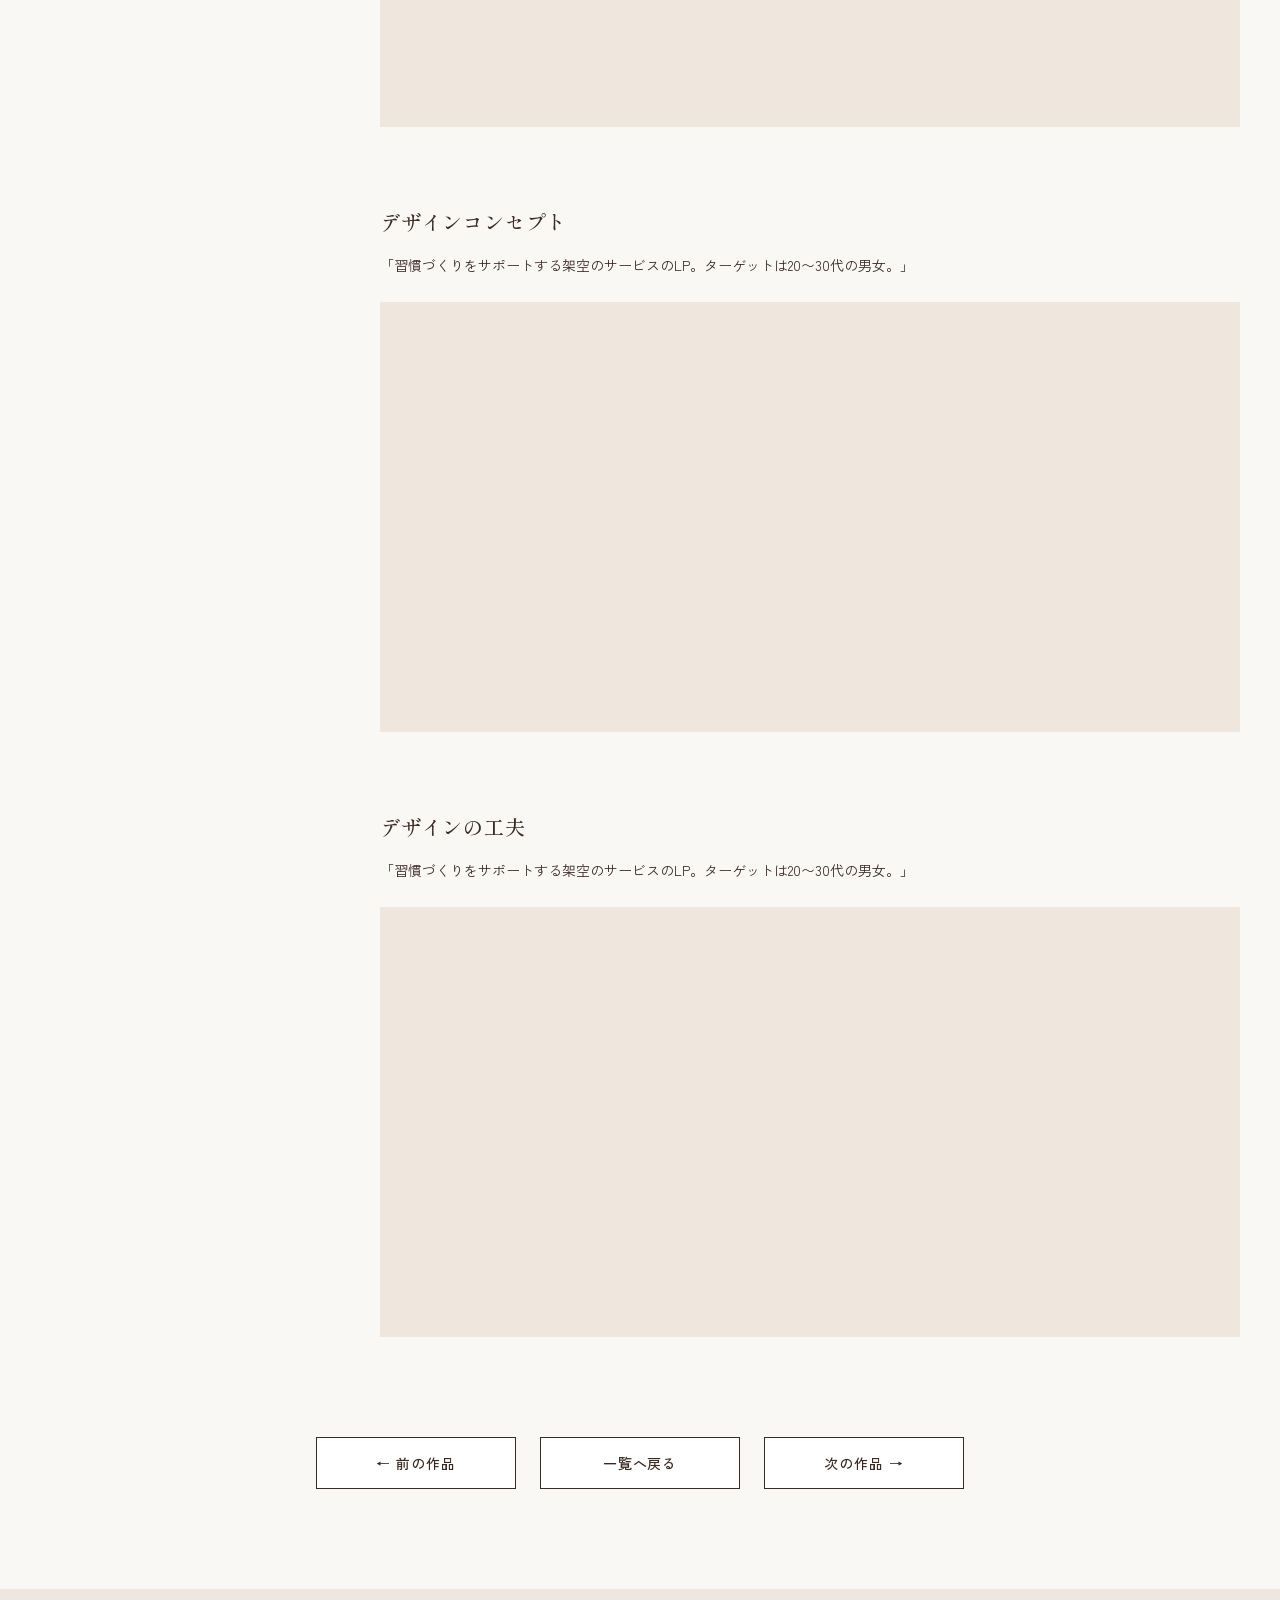
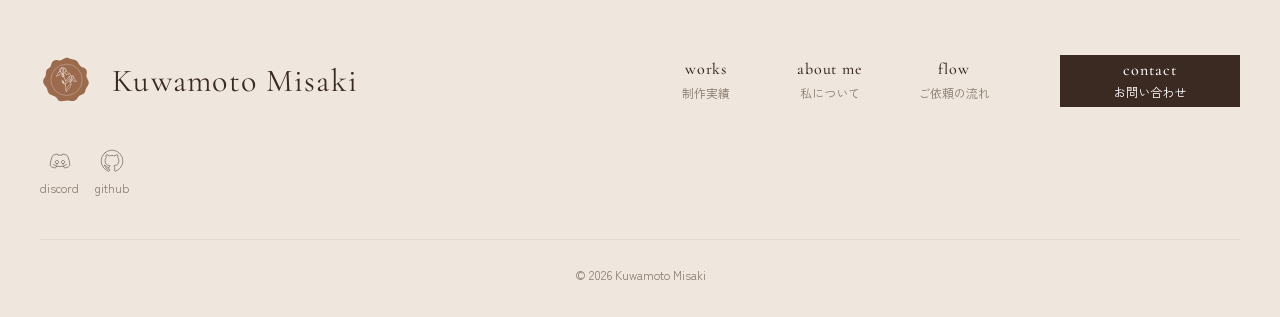
<file: public/work-detail.html>
<!DOCTYPE html>
<!-- ↑ 「このファイルはHTMLで書いてあるよ」とブラウザに伝える合図。必ず1行目に書く -->

<html lang="ja">
<!-- ↑ ページ全体を包む箱。lang="ja" は「日本語のページです」という意味（読み上げソフトや検索エンジンが使う） -->

<head>
    <!-- ↑ 画面には出ない「ページの設定」を書く場所 -->

    <meta charset="UTF-8">
    <!-- ↑ 文字の種類の指定。これがないと日本語が文字化けすることがある -->

    <meta name="viewport" content="width=device-width, initial-scale=1.0">
    <!-- ↑ スマホで見たときに、画面の幅に合わせて表示する設定 -->


    <title>作品タイトル | Kuwamoto Misaki</title>

    <meta name="description" content="Webデザイナー桑本美咲の制作実績の詳細です。制作の背景やデザインのポイントを紹介しています。">
    <!-- ↑ 検索結果のタイトルの下に出る説明文 -->

    <link rel="preconnect" href="https://fonts.googleapis.com">
    <link rel="preconnect" href="https://fonts.gstatic.com" crossorigin>
    <!-- ↑ 「このあとGoogleのフォントを使うから、先に接続の準備をしておいて」という合図。表示が少し速くなる -->

    <link
        href="https://fonts.googleapis.com/css2?family=Cormorant+Garamond:wght@400;500&family=Shippori+Mincho:wght@400;500&family=Zen+Kaku+Gothic+New:wght@400;500&display=swap"
        rel="stylesheet">
    <!-- ↑ Figmaで使った3つのフォントを読み込む。wght@400;500 は「Regular と Medium の太さだけ使う」という意味（使う太さだけにすると軽くなる） -->

    <link rel="stylesheet" href="css/style.css">
    <!-- ↑ 自分で書くCSSファイルを読み込む。フォントのあとに書くのがポイント -->
</head>

<body>
    <!-- ↑ 画面に表示されるものを書く場所 -->

    <!-- ==================== ヘッダー ==================== -->
    <header class="header">
        <!-- ↑ header は「ページの頭の部分」という意味のタグ -->

        <div class="header__inner inner">
            <!-- ↑ class を2つつけている。header__inner（ヘッダー用の設定）と inner（幅をそろえる共通パーツ） -->

            <a class="header__logo" href="index.html">
                <!-- ↑ ロゴを押すとトップページに戻るリンク -->
                <img src="images/logo-seal.svg" alt="Kuwamoto Misaki トップページへ" width="56" height="56">
                <!-- ↑ alt は画像が見えない人（読み上げソフト）向けの説明。
                 width と height を書いておくと、画像を読み込む前から場所が確保されて、ページがガタッとずれない -->
            </a>

            <nav class="header__nav" aria-label="メインメニュー">
                <!-- ↑ nav は「メニュー」という意味のタグ。aria-label で読み上げソフトに名前を伝える -->

                <ul class="header__list">
                    <!-- ↑ メニューの並び（ul = 順番のないリスト） -->
                    <li>
                        <a class="header__link" href="works.html">
                            <span class="header__link-en">works</span>
                            <span class="header__link-ja">制作実績</span>
                        </a>
                    </li>
                    <li>
                        <a class="header__link" href="about.html">
                            <span class="header__link-en">about me</span>
                            <span class="header__link-ja">私について</span>
                        </a>
                    </li>
                    <li>
                        <a class="header__link" href="contact.php#flow">
                            <!-- ↑ #flow は「contact.php の中の flow という場所まで飛ぶ」という意味 -->
                            <span class="header__link-en">flow</span>
                            <span class="header__link-ja">ご依頼の流れ</span>
                        </a>
                    </li>
                </ul>

                <a class="header__contact" href="contact.php">
                    <!-- ↑ お問い合わせボタン -->
                    <span class="header__contact-en">contact</span>
                    <span class="header__contact-ja">お問い合わせ</span>
                </a>

            </nav>
        </div>
    </header>

    <!-- ==================== メイン（ページの中身） ==================== -->
    <main>
        <!-- 作品詳細ページ全体 -->
        <section class="detail section">
            <!-- ↓ section の1段内側：横幅をそろえる箱 -->
            <div class="inner">
                <!-- ↓ div.inner の1段内側 -->
                <!-- 画像と「タイトル＋表」を横に並べるための箱 -->
                <div class="detail__overview">
                    <!-- ↓ div.detail__overview の1段内側 -->

                    <!-- 右の列：タイトル・種類・基本情報（HTML では先に書く） -->
                    <div class="detail__summary">
                        <!-- ↓ div.detail__summary の1段内側 -->

                        <!-- ① 作品の名前と種類 -->
                        <h1 class="detail__title">作品タイトル</h1>
                        <p class="detail__tag">#Webサイト</p>

                        <!-- ③ 作品の基本情報（dl = 「項目名」と「中身」をセットで並べるタグ） -->
                        <dl class="detail__info">
                            <!-- ↓ dl の1段内側：1行ぶんのまとまり -->
                            <div class="detail__info-row">
                                <dt class="detail__info-term">対応内容</dt>
                                <dd class="detail__info-desc">デザイン・コーディング</dd>
                            </div>
                            <div class="detail__info-row">
                                <dt class="detail__info-term">制作期間</dt>
                                <dd class="detail__info-desc">
                                    約60時間
                                    <!-- 内訳は小さい文字で、下の行に出す -->
                                    <span class="detail__info-note">（情報設計・ワイヤー10h／デザインカンプ20h／実装30h）</span>
                                </dd>
                            </div>
                            <div class="detail__info-row">
                                <dt class="detail__info-term">使用ツール</dt>
                                <dd class="detail__info-desc">Figma／Clip Studio</dd>
                            </div>
                            <div class="detail__info-row">
                                <dt class="detail__info-term">サイトURL</dt>
                                <dd class="detail__info-desc">
                                    <!-- 別タブで開くときは rel="noopener noreferrer" を必ず付ける（セキュリティ対策） -->
                                    <a class="detail__info-link" href="https://example.com" target="_blank"
                                        rel="noopener noreferrer">https://example.com</a>
                                </dd>
                            </div>
                        </dl>
                    </div>

                    <!-- 左の列：② メイン画像（今は仮の箱。CSS の order で左に表示する） -->
                    <div class="detail__mv"></div>
                </div>

                <!-- ④ 本文エリア：左に目次、右に本文を並べる -->
                <div class="detail__body">
                    <!-- ↓ div.detail__body の1段内側 -->

                    <!-- 左：目次（スクロールしてもついてくる） -->
                    <nav class="detail-toc" aria-label="目次">
                        <!-- ↓ nav の1段内側 -->
                        <p class="detail-toc__title">目次</p>
                        <ul class="detail-toc__list">
                            <!-- ↓ ul の1段内側 -->
                            <!-- href="#〇〇" は「このページの id="〇〇" の場所へ移動する」という意味 -->
                            <li><a class="detail-toc__link" href="#requirement">制作要件</a></li>
                            <li><a class="detail-toc__link" href="#structure">情報設計</a></li>
                            <li><a class="detail-toc__link" href="#design-concept">デザインコンセプト</a></li>
                            <li><a class="detail-toc__link" href="#idea">デザインの工夫</a></li>
                        </ul>
                    </nav>

                    <!-- 右：本文 -->
                    <div class="detail__content">
                        <!-- ↓ div.detail__content の1段内側 -->

                        <!-- 本文1：id は目次の href の # のあとと同じ名前にする -->
                        <section class="detail__block" id="requirement">
                            <!-- ↓ section の1段内側 -->
                            <h2 class="detail__heading">制作要件・クライアント情報</h2>
                            <p class="detail__text">「習慣づくりをサポートする架空のサービスのLP。ターゲットは20〜30代の男女。」</p>
                            <div class="detail__img"></div>
                        </section>

                        <!-- 本文2 -->
                        <section class="detail__block" id="structure">
                            <h2 class="detail__heading">情報設計</h2>
                            <p class="detail__text">「習慣づくりをサポートする架空のサービスのLP。ターゲットは20〜30代の男女。」</p>
                            <div class="detail__img"></div>
                        </section>

                        <!-- 本文3 -->
                        <section class="detail__block" id="design-concept">
                            <h2 class="detail__heading">デザインコンセプト</h2>
                            <p class="detail__text">「習慣づくりをサポートする架空のサービスのLP。ターゲットは20〜30代の男女。」</p>
                            <div class="detail__img"></div>
                        </section>

                        <!-- 本文4 -->
                        <section class="detail__block" id="idea">
                            <h2 class="detail__heading">デザインの工夫</h2>
                            <p class="detail__text">「習慣づくりをサポートする架空のサービスのLP。ターゲットは20〜30代の男女。」</p>
                            <div class="detail__img"></div>
                        </section>
                    </div>
                </div>

                <!-- ⑤ 下のボタン（前の作品・一覧・次の作品） -->
                <div class="detail__nav">
                    <!-- ↓ div.detail__nav の1段内側 -->
                    <!-- 前と次は、作品ページが増えたら本物のファイル名に変える -->
                    <a class="btn btn--sub" href="work-detail.html">← 前の作品</a>
                    <a class="btn btn--sub" href="works.html">一覧へ戻る</a>
                    <a class="btn btn--sub" href="work-detail.html">次の作品 →</a>
                </div>

            </div>
        </section>
    </main>

    <!-- ==================== フッター ==================== -->
    <footer class="footer">
        <!-- ↑ footer は「ページの終わりの部分」という意味のタグ -->

        <div class="footer__inner inner">

            <!-- ----- 上の段：ロゴと名前／メニュー ----- -->
            <div class="footer__top">

                <a class="footer__brand" href="index.html">
                    <!-- ↓ a の1段内側：ロゴと名前（押すとトップページに戻る） -->
                    <img src="images/logo-seal.svg" alt="" width="56" height="56">
                    <!-- ↑ alt="" （空っぽ）にしているのは、すぐ横に名前の文字があるから。
                       読み上げソフトが「ロゴ、Kuwamoto Misaki」と2回読まないようにするため -->
                    <span class="footer__name">Kuwamoto Misaki</span>
                </a>

                <nav class="header__nav" aria-label="フッターメニュー">
                    <!-- ↑ ヘッダーのメニューとまったく同じ見た目なので、ヘッダー用の class を使い回す -->
                    <ul class="header__list">
                        <li>
                            <a class="header__link" href="works.html">
                                <span class="header__link-en">works</span>
                                <span class="header__link-ja">制作実績</span>
                            </a>
                        </li>
                        <li>
                            <a class="header__link" href="about.html">
                                <span class="header__link-en">about me</span>
                                <span class="header__link-ja">私について</span>
                            </a>
                        </li>
                        <li>
                            <a class="header__link" href="contact.php#flow">
                                <span class="header__link-en">flow</span>
                                <span class="header__link-ja">ご依頼の流れ</span>
                            </a>
                        </li>
                    </ul>
                    <a class="header__contact" href="contact.php">
                        <span class="header__contact-en">contact</span>
                        <span class="header__contact-ja">お問い合わせ</span>
                    </a>
                </nav>

            </div>

            <!-- ----- SNSのリンク ----- -->
            <ul class="footer__sns">
                <li>
                    <a class="footer__sns-link" href="#" target="_blank" rel="noopener noreferrer">
                        <!-- ↑ href="#" は仮。あとで自分の Discord のURLに変える
                   target="_blank" … 新しいタブで開く
                   rel="noopener noreferrer" … 🔒セキュリティ対策（下で説明） -->
                        <img src="images/icon-discord.svg" alt="" width="24" height="24">
                        <span>discord</span>
                    </a>
                </li>
                <li>
                    <a class="footer__sns-link" href="#" target="_blank" rel="noopener noreferrer">
                        <img src="images/icon-github.svg" alt="" width="24" height="24">
                        <span>github</span>
                    </a>
                </li>
            </ul>

            <!-- ----- コピーライト ----- -->
            <small class="footer__copy">&copy; 2026 Kuwamoto Misaki</small>
            <!-- ↑ small は「注意書き・著作権表示」に使うタグ。&copy; は © マークを表す書き方 -->

        </div>
    </footer>

    <script src="js/main.js" defer></script>
    <!-- ↑ JavaScriptファイルを読み込む。defer は「HTMLを全部読み終わってから動かしてね」という意味 -->
</body>

</html>
</file>
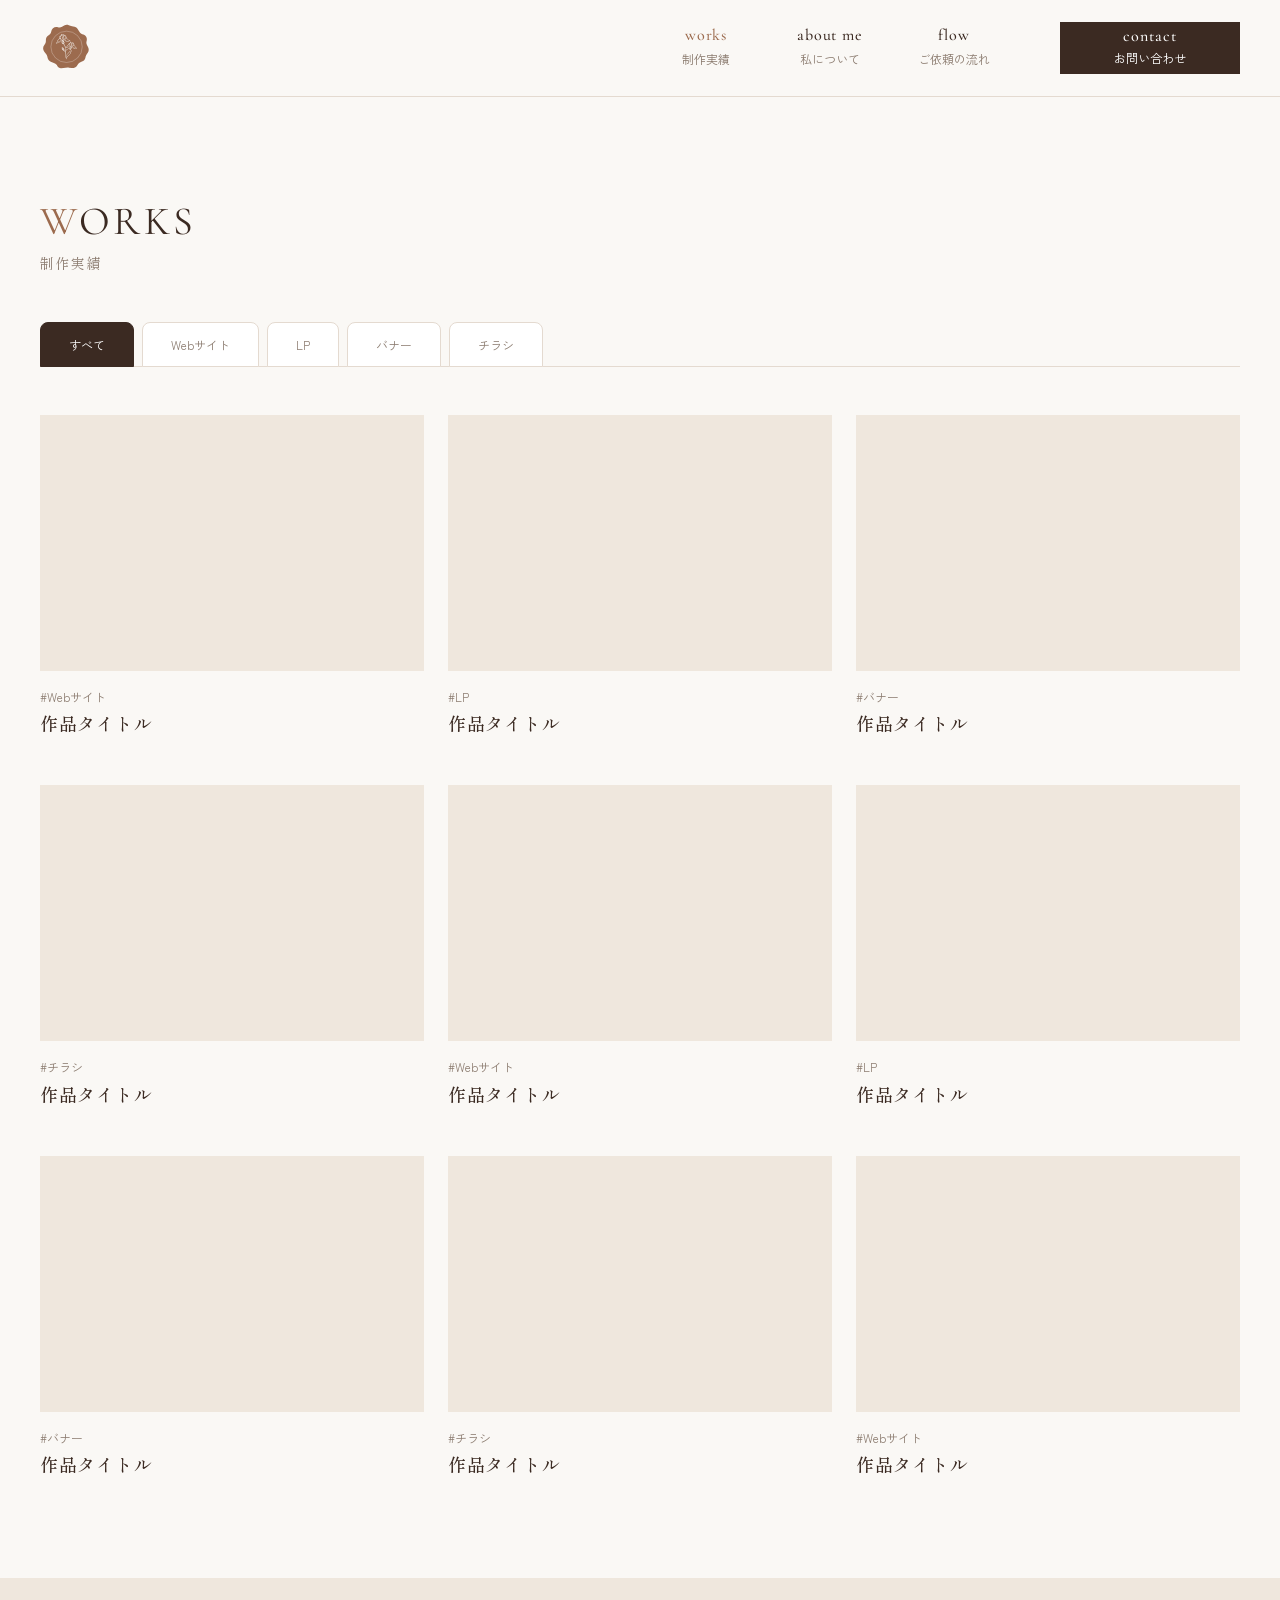
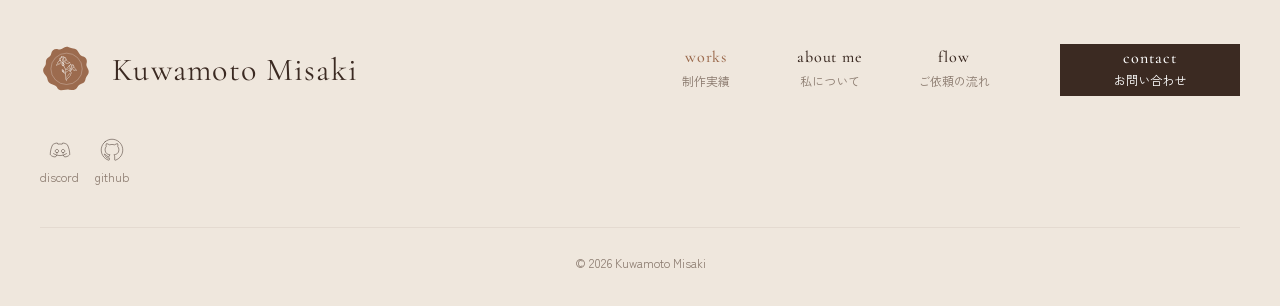
<file: public/works.html>
<!DOCTYPE html>
<!-- ↑ 「このファイルはHTMLで書いてあるよ」とブラウザに伝える合図。必ず1行目に書く -->

<html lang="ja">
<!-- ↑ ページ全体を包む箱。lang="ja" は「日本語のページです」という意味（読み上げソフトや検索エンジンが使う） -->

<head>
    <!-- ↑ 画面には出ない「ページの設定」を書く場所 -->

    <meta charset="UTF-8">
    <!-- ↑ 文字の種類の指定。これがないと日本語が文字化けすることがある -->

    <meta name="viewport" content="width=device-width, initial-scale=1.0">
    <!-- ↑ スマホで見たときに、画面の幅に合わせて表示する設定 -->


    <title>制作実績 | Kuwamoto Misaki</title>

    <meta name="description" content="Webデザイナー桑本美咲の制作実績一覧です。Webサイト・LP・バナー・チラシなどの作品を掲載しています。">

    <meta name="description" content="教室・イベントのチラシやホームページを、デザインから公開までひとりで手がけるWebデザイナー、桑本美咲のポートフォリオサイトです。">
    <!-- ↑ 検索結果のタイトルの下に出る説明文 -->

    <link rel="preconnect" href="https://fonts.googleapis.com">
    <link rel="preconnect" href="https://fonts.gstatic.com" crossorigin>
    <!-- ↑ 「このあとGoogleのフォントを使うから、先に接続の準備をしておいて」という合図。表示が少し速くなる -->

    <link
        href="https://fonts.googleapis.com/css2?family=Cormorant+Garamond:wght@400;500&family=Shippori+Mincho:wght@400;500&family=Zen+Kaku+Gothic+New:wght@400;500&display=swap"
        rel="stylesheet">
    <!-- ↑ Figmaで使った3つのフォントを読み込む。wght@400;500 は「Regular と Medium の太さだけ使う」という意味（使う太さだけにすると軽くなる） -->

    <link rel="stylesheet" href="css/style.css">
    <!-- ↑ 自分で書くCSSファイルを読み込む。フォントのあとに書くのがポイント -->
</head>

<body>
    <!-- ↑ 画面に表示されるものを書く場所 -->

    <!-- ==================== ヘッダー ==================== -->
    <header class="header">
        <!-- ↑ header は「ページの頭の部分」という意味のタグ -->

        <div class="header__inner inner">
            <!-- ↑ class を2つつけている。header__inner（ヘッダー用の設定）と inner（幅をそろえる共通パーツ） -->

            <a class="header__logo" href="index.html">
                <!-- ↑ ロゴを押すとトップページに戻るリンク -->
                <img src="images/logo-seal.svg" alt="Kuwamoto Misaki トップページへ" width="56" height="56">
                <!-- ↑ alt は画像が見えない人（読み上げソフト）向けの説明。
                 width と height を書いておくと、画像を読み込む前から場所が確保されて、ページがガタッとずれない -->
            </a>

            <nav class="header__nav" aria-label="メインメニュー">
                <!-- ↑ nav は「メニュー」という意味のタグ。aria-label で読み上げソフトに名前を伝える -->

                <ul class="header__list">
                    <!-- ↑ メニューの並び（ul = 順番のないリスト） -->
                    <li>
                        <a class="header__link" href="works.html" aria-current="page">
                            <span class="header__link-en">works</span>
                            <span class="header__link-ja">制作実績</span>
                        </a>
                    </li>
                    <li>
                        <a class="header__link" href="about.html">
                            <span class="header__link-en">about me</span>
                            <span class="header__link-ja">私について</span>
                        </a>
                    </li>
                    <li>
                        <a class="header__link" href="contact.php#flow">
                            <!-- ↑ #flow は「contact.php の中の flow という場所まで飛ぶ」という意味 -->
                            <span class="header__link-en">flow</span>
                            <span class="header__link-ja">ご依頼の流れ</span>
                        </a>
                    </li>
                </ul>

                <a class="header__contact" href="contact.php">
                    <!-- ↑ お問い合わせボタン -->
                    <span class="header__contact-en">contact</span>
                    <span class="header__contact-ja">お問い合わせ</span>
                </a>

            </nav>
        </div>
    </header>

    <!-- ==================== メイン（ページの中身） ==================== -->
    <main>
        <section class="page-works section">

            <div class="inner">

                <h1 class="section-title">
                    <!-- ↑ このページでいちばん大事な見出しなので h1 にする（トップでは h2 だった） -->
                    <span class="section-title__en">WORKS</span>
                    <span class="section-title__ja">制作実績</span>
                </h1>

                <!-- ----- しおり風のタブ ----- -->
                <div class="works-tabs" role="group" aria-label="作品の種類で絞り込む">
                    <!-- ↑ role="group" と aria-label で、「これは絞り込みのボタンのまとまりだよ」と読み上げソフトに伝える -->
                    <button class="works-tabs__btn is-active" type="button" data-filter="all"
                        aria-pressed="true">すべて</button>
                    <button class="works-tabs__btn" type="button" data-filter="web" aria-pressed="false">Webサイト</button>
                    <button class="works-tabs__btn" type="button" data-filter="lp" aria-pressed="false">LP</button>
                    <button class="works-tabs__btn" type="button" data-filter="banner" aria-pressed="false">バナー</button>
                    <button class="works-tabs__btn" type="button" data-filter="flyer" aria-pressed="false">チラシ</button>
                    <!-- ↑ data-filter は自分でつけた目印。JavaScriptで「どの種類のボタンか」を見分けるのに使う
                   aria-pressed は「今押されているか」を読み上げソフトに伝える（true = 押されている） -->
                </div>

                <!-- ----- 作品カードの並び ----- -->
                <ul class="works-grid">

                    <li data-category="web">
                        <!-- ↑ data-category は作品の種類の目印。タブの data-filter と同じ言葉にそろえる -->
                        <a class="work-card" href="work-detail.html">
                            <div class="work-card__thumb"></div>
                            <p class="work-card__tag">#Webサイト</p>
                            <h2 class="work-card__title">作品タイトル</h2>
                            <!-- ↑ h1（WORKS）の中の見出しなので h2 -->
                        </a>
                    </li>
                    <li data-category="lp">
                        <!-- ↑ data-category は作品の種類の目印。タブの data-filter と同じ言葉にそろえる -->
                        <a class="work-card" href="work-detail.html">
                            <div class="work-card__thumb"></div>
                            <p class="work-card__tag">#LP</p>
                            <h2 class="work-card__title">作品タイトル</h2>
                            <!-- ↑ h1（WORKS）の中の見出しなので h2 -->
                        </a>
                    </li>
                    <li data-category="banner">
                        <!-- ↑ data-category は作品の種類の目印。タブの data-filter と同じ言葉にそろえる -->
                        <a class="work-card" href="work-detail.html">
                            <div class="work-card__thumb"></div>
                            <p class="work-card__tag">#バナー</p>
                            <h2 class="work-card__title">作品タイトル</h2>
                            <!-- ↑ h1（WORKS）の中の見出しなので h2 -->
                        </a>
                    </li>
                    <li data-category="flyer">
                        <!-- ↑ data-category は作品の種類の目印。タブの data-filter と同じ言葉にそろえる -->
                        <a class="work-card" href="work-detail.html">
                            <div class="work-card__thumb"></div>
                            <p class="work-card__tag">#チラシ</p>
                            <h2 class="work-card__title">作品タイトル</h2>
                            <!-- ↑ h1（WORKS）の中の見出しなので h2 -->
                        </a>
                    </li>
                    <li data-category="web">
                        <!-- ↑ data-category は作品の種類の目印。タブの data-filter と同じ言葉にそろえる -->
                        <a class="work-card" href="work-detail.html">
                            <div class="work-card__thumb"></div>
                            <p class="work-card__tag">#Webサイト</p>
                            <h2 class="work-card__title">作品タイトル</h2>
                            <!-- ↑ h1（WORKS）の中の見出しなので h2 -->
                        </a>
                    </li>
                    <li data-category="lp">
                        <!-- ↑ data-category は作品の種類の目印。タブの data-filter と同じ言葉にそろえる -->
                        <a class="work-card" href="work-detail.html">
                            <div class="work-card__thumb"></div>
                            <p class="work-card__tag">#LP</p>
                            <h2 class="work-card__title">作品タイトル</h2>
                            <!-- ↑ h1（WORKS）の中の見出しなので h2 -->
                        </a>
                    </li>
                    <li data-category="banner">
                        <!-- ↑ data-category は作品の種類の目印。タブの data-filter と同じ言葉にそろえる -->
                        <a class="work-card" href="work-detail.html">
                            <div class="work-card__thumb"></div>
                            <p class="work-card__tag">#バナー</p>
                            <h2 class="work-card__title">作品タイトル</h2>
                            <!-- ↑ h1（WORKS）の中の見出しなので h2 -->
                        </a>
                    </li>
                    <li data-category="flyer">
                        <!-- ↑ data-category は作品の種類の目印。タブの data-filter と同じ言葉にそろえる -->
                        <a class="work-card" href="work-detail.html">
                            <div class="work-card__thumb"></div>
                            <p class="work-card__tag">#チラシ</p>
                            <h2 class="work-card__title">作品タイトル</h2>
                            <!-- ↑ h1（WORKS）の中の見出しなので h2 -->
                        </a>
                    </li>
                    <li data-category="web">
                        <!-- ↑ data-category は作品の種類の目印。タブの data-filter と同じ言葉にそろえる -->
                        <a class="work-card" href="work-detail.html">
                            <div class="work-card__thumb"></div>
                            <p class="work-card__tag">#Webサイト</p>
                            <h2 class="work-card__title">作品タイトル</h2>
                            <!-- ↑ h1（WORKS）の中の見出しなので h2 -->
                        </a>
                    </li>

                </ul>

            </div>

        </section>
    </main>

    <!-- ==================== フッター ==================== -->
    <footer class="footer">
        <!-- ↑ footer は「ページの終わりの部分」という意味のタグ -->

        <div class="footer__inner inner">

            <!-- ----- 上の段：ロゴと名前／メニュー ----- -->
            <div class="footer__top">

                <a class="footer__brand" href="index.html">
                    <img src="images/logo-seal.svg" alt="" width="56" height="56">
                    <!-- ↑ alt="" （空っぽ）にしているのは、すぐ横に名前の文字があるから。
                   読み上げソフトが「ロゴ、Kuwamoto Misaki」と2回読まないようにするため -->
                    <span class="footer__name">Kuwamoto Misaki</span>
                </a>

                <nav class="header__nav" aria-label="フッターメニュー">
                    <!-- ↑ ヘッダーのメニューとまったく同じ見た目なので、ヘッダー用の class を使い回す -->
                    <ul class="header__list">
                        <li>
                            <a class="header__link" href="works.html" aria-current="page">
                                <span class="header__link-en">works</span>
                                <span class="header__link-ja">制作実績</span>
                            </a>
                        </li>
                        <li>
                            <a class="header__link" href="about.html">
                                <span class="header__link-en">about me</span>
                                <span class="header__link-ja">私について</span>
                            </a>
                        </li>
                        <li>
                            <a class="header__link" href="contact.php#flow">
                                <span class="header__link-en">flow</span>
                                <span class="header__link-ja">ご依頼の流れ</span>
                            </a>
                        </li>
                    </ul>
                    <a class="header__contact" href="contact.php">
                        <span class="header__contact-en">contact</span>
                        <span class="header__contact-ja">お問い合わせ</span>
                    </a>
                </nav>

            </div>

            <!-- ----- SNSのリンク ----- -->
            <ul class="footer__sns">
                <li>
                    <a class="footer__sns-link" href="#" target="_blank" rel="noopener noreferrer">
                        <!-- ↑ href="#" は仮。あとで自分の Discord のURLに変える
                   target="_blank" … 新しいタブで開く
                   rel="noopener noreferrer" … 🔒セキュリティ対策（下で説明） -->
                        <img src="images/icon-discord.svg" alt="" width="24" height="24">
                        <span>discord</span>
                    </a>
                </li>
                <li>
                    <a class="footer__sns-link" href="#" target="_blank" rel="noopener noreferrer">
                        <img src="images/icon-github.svg" alt="" width="24" height="24">
                        <span>github</span>
                    </a>
                </li>
            </ul>

            <!-- ----- コピーライト ----- -->
            <small class="footer__copy">&copy; 2026 Kuwamoto Misaki</small>
            <!-- ↑ small は「注意書き・著作権表示」に使うタグ。&copy; は © マークを表す書き方 -->

        </div>
    </footer>

    <script src="js/main.js" defer></script>
    <!-- ↑ JavaScriptファイルを読み込む。defer は「HTMLを全部読み終わってから動かしてね」という意味 -->
</body>

</html>
</file>
<file: docs/css/style.css>
@charset "UTF-8";
/* ↑ 「このCSSファイルは日本語も使うよ」という合図。必ず1行目に書く */


/* ==================================================
   1. 色とフォントのルール（Figmaのスタイルをここに写す）
   ================================================== */

:root {
    /* :root は「ページ全体」という意味。ここに書いた値は、どこからでも使える */

    /* ----- 色（Figmaのカラースタイルと同じ） ----- */
    --color-bg: #FAF8F5;
    /* base/背景 */
    --color-bg-sub: #EFE7DD;
    /* base/背景サブ */
    --color-white: #FFFFFF;
    /* base/白 */
    --color-text: #3B2A22;
    /* text/メイン */
    --color-text-sub: #706157;
    /* text/サブ（読みやすさの基準 4.5:1 を満たすよう、#8A7A6E から少しこくした） */
    --color-accent: #895B40;
    /* accent/スタンプ（読みやすさの基準 4.5:1 を満たすよう、#9C6B4E から少しこくした） */
    --color-line: #E4DAD0;
    /* line/線 */
    --color-line-strong: #9E8D7F;
    /* 入力欄のわく線（さわる部品は、背景との差 3:1 以上が目安） */
    --color-error: #B5483A;
    /* エラー（入力まちがい）の色 */

    /* ----- フォント ----- */
    --font-en: "Cormorant Garamond", serif;
    /* 英語の見出し・メニュー */
    --font-mincho: "Shippori Mincho", serif;
    /* 日本語の見出し */
    --font-gothic: "Zen Kaku Gothic New", sans-serif;
    /* 本文・ボタン */
}


/* ==================================================
   2. リセット（ブラウザが勝手につける余白などを消す）
   ================================================== */

*,
*::before,
*::after {
    box-sizing: border-box;
    /* ↑ 幅や高さに、内側の余白（padding）と線（border）を含めて計算する設定。Figmaと同じ考え方になる */
}

body,
h1,
h2,
h3,
p,
ul,
ol,
figure {
    margin: 0;
    /* ↑ ブラウザが最初からつけている外側の余白を0にする */
}

ul,
ol {
    padding: 0;
    list-style: none;
    /* ↑ リストの「・」や数字と、左の余白を消す（メニューや FLOW で使うため） */
}

img {
    display: block;
    max-width: 100%;
    height: auto;
    /* ↑ 画像が箱からはみ出さないようにする。height: auto で縦横の比率を保つ */
}

a {
    color: inherit;
    text-decoration: none;
    /* ↑ リンクの青色と下線を消して、まわりの文字と同じ色にする */
}

/* hidden がついたものは、必ずかくす */
[hidden] {
    display: none !important;
    /* ↑ HTML の hidden は、CSS で display を書くと負けてしまうので、ここで必ず勝つようにする */
}


/* ==================================================
   3. ページ全体の基本（本文/ふつう のスタイル）
   ================================================== */
/* ページ内リンク（#〇〇）で移動するとき、するっとなめらかに動かす */
html {
    scroll-behavior: smooth;
    scroll-padding-top: 120px;
    /* ↑ ページ内の移動（目次・#flow・入力欄など）で、上から120px手前で止まる。
       くっついてくるヘッダー（96px）の裏にかくれないようにするため */
}

/* 「視差効果を減らす」がオンの人には、なめらかな動きをやめて一瞬で移動する */
@media (prefers-reduced-motion: reduce) {
    html {
        scroll-behavior: auto;
    }
}

body {
    background-color: var(--color-bg);
    color: var(--color-text);
    font-family: var(--font-gothic);
    font-size: 16px;
    line-height: 1.8;
    /* ↑ Figmaの「本文/ふつう」と同じ：Zen Kaku Gothic New・16px・行間180% */
    text-wrap: pretty;
    /* ↑ 文章の最後の行が 1〜2 文字だけにならないように、ブラウザが折り返しを調整してくれる */
}



/* ==================================================
   4. 共通パーツ（いろんな場所で使い回すもの）
   ================================================== */

/* ----- 中身の幅をそろえる箱 ----- */
.inner {
    max-width: 1240px;
    /* ↑ 中身が広がりすぎないように、最大の幅を決める
       （Figmaの中身の幅1200px ＋ 左右の余白20px×2 = 1240px） */
    margin-inline: auto;
    /* ↑ 左右の外側の余白を自動にする → 画面の真ん中に置かれる */
    padding-inline: 20px;
    /* ↑ 左右の内側の余白。スマホで文字が画面のはしにくっつかないようにする */
}

/* ----- セクションの見出し（WORKS / 制作実績 の形） ----- */
.section-title {
    font-weight: 400;
    /* ↑ h2 は最初から太字になっているので、ふつうの太さに戻す */
}

.section-title__en {
    display: block;
    /* ↑ 1行まるごと使う箱にする（日本語を下の行に出すため） */
    font-family: var(--font-en);
    font-size: 40px;
    line-height: 1.2;
    letter-spacing: 0.08em;
    /* ↑ Figmaの「英/大見出し」と同じ：40px・行間120%・文字の間8% */
}

.section-title__en::first-letter {
    color: var(--color-accent);
    /* ↑ ::first-letter は「最初の1文字だけ」という意味。W・C・A・F が茶色になる */
}

.section-title__ja {
    display: block;
    margin-top: 8px;
    /* ↑ 英語との間を少しあける */
    font-family: var(--font-mincho);
    font-size: 14px;
    line-height: 1.5;
    letter-spacing: 0.1em;
    color: var(--color-text-sub);
    /* ↑ Figmaの「日/英見出しの下」と同じ：14px・行間150%・文字の間10%・text/サブ */
}


/* ----- セクションの上下の余白 ----- */
.section {
    padding-block: 100px;
    /* ↑ どのセクションも上下100pxの余白にそろえる（Figmaでそろえた余白） */
}

/* ----- ボタン ----- */
.btn {
    display: inline-flex;
    align-items: center;
    justify-content: center;
    /* ↑ 文字をボタンの真ん中に置く */
    min-width: 200px;
    height: 52px;
    padding-inline: 32px;
    border: 1px solid var(--color-text);
    font-size: 14px;
    font-weight: 500;
    line-height: 1;
    letter-spacing: 0.06em;
    /* ↑ Figmaの「本文/ボタン」：Medium・14px・行間100%・文字の間6% */
    font-family: inherit;
    /* ↑ button タグは最初、まわりのフォントを受けつがないので、受けつぐように指定する */
    cursor: pointer;
    /* ↑ マウスを乗せたとき、指のマークにする */
    transition: opacity 0.3s;
}

.btn:hover {
    opacity: 0.7;
}

.btn--sub {
    background-color: var(--color-white);
    color: var(--color-text);
    /* ↑ btn_サブ：白い箱にこげ茶の文字 */
}

.btn--main {
    background-color: var(--color-text);
    color: var(--color-white);
    /* ↑ btn_メイン：こげ茶の箱に白い文字 */
}

/* キーボードで選んだリンク・ボタンに茶色の枠を出す（サイト全体） */
/* 枠を消すと、キーボードで操作する人が今どこにいるか分からなくなるので、消さずに色だけ合わせる */
a:focus-visible,
button:focus-visible {
    outline: 2px solid var(--color-accent);
    outline-offset: 4px;
}

/* ----- 画面には見せないけど、読み上げソフトには読んでもらう ----- */
.visually-hidden {
    position: absolute;
    width: 1px;
    height: 1px;
    margin: -1px;
    padding: 0;
    overflow: hidden;
    clip: rect(0 0 0 0);
    white-space: nowrap;
    border: 0;
    /* ↑ 1pxの小さな箱に閉じこめて、はみ出た所を隠す。
       display: none だと読み上げソフトにも読まれなくなるので、この書き方を使う */
}



/* ==================================================
   5. ヘッダー
   ================================================== */

.header {
    position: sticky;
    /* ↑ スクロールしても、画面の上にくっついてくる */
    top: 0;
    /* ↑ 画面の一番上（0px）でくっつく */
    z-index: 100;
    /* ↑ ほかのものより手前に表示する（下の写真やカードに隠れないように） */
    background-color: var(--color-bg);
    border-bottom: 1px solid var(--color-line);
    /* ↑ ヘッダーの下に細い線を引く（Figmaと同じ line/線 の色） */
}

.header__inner {
    display: flex;
    /* ↑ 中のもの（ロゴとメニュー）を横に並べる */
    align-items: center;
    /* ↑ 上下の真ん中にそろえる */
    justify-content: space-between;
    /* ↑ ロゴを左はし、メニューを右はしに置く */
    height: 96px;
}

.header__logo {
    display: block;
    width: 56px;
}

/* スマホ用のメニューボタン（PC ではかくす） */
.header__menu-btn {
    display: none;
}

.header__nav {
    display: flex;
    align-items: center;
    gap: 56px;
    /* ↑ メニューとお問い合わせボタンの間かく */
}

.header__list {
    display: flex;
    gap: 24px;
    /* ↑ メニュー同士の間かく（Figmaで決めた24） */
}

.header__link {
    display: flex;
    flex-direction: column;
    /* ↑ 英語と日本語を縦に並べる */
    align-items: center;
    /* ↑ 英語と日本語の真ん中をそろえる */
    width: 100px;
    /* ↑ 3つの幅を同じにして、間かくがそろって見えるようにする（Figmaで決めたW100） */
    transition: opacity 0.3s;
    /* ↑ マウスを乗せたときの変化を、0.3秒かけてふわっとさせる */
}

.header__link-en {
    font-family: var(--font-en);
    font-weight: 500;
    font-size: 16px;
    line-height: 1;
    letter-spacing: 0.06em;
    /* ↑ Figmaの「英/メニュー」：Medium・16px・行間100%・文字の間6% */
}

.header__link-ja {
    margin-top: 6px;
    font-size: 12px;
    line-height: 1.6;
    color: var(--color-text-sub);
    /* ↑ Figmaの「本文/注意書き」：12px・行間160%・text/サブ */
}

.header__contact {
    display: flex;
    flex-direction: column;
    align-items: center;
    justify-content: center;
    /* ↑ 中の文字を、上下・左右とも真ん中に置く */
    width: 180px;
    height: 52px;
    background-color: var(--color-text);
    color: var(--color-white);
    transition: opacity 0.3s;
}

.header__contact-en {
    font-family: var(--font-en);
    font-weight: 500;
    font-size: 16px;
    line-height: 1;
    letter-spacing: 0.06em;
}

.header__contact-ja {
    margin-top: 4px;
    font-size: 12px;
    line-height: 1.6;
}

/* ----- マウスを乗せたとき ----- */
.header__link:hover,
.header__contact:hover {
    opacity: 0.7;
    /* ↑ 少しうすくして「押せるよ」と伝える */
}


/* ----- 今いるページのメニュー ----- */
.header__link[aria-current="page"] .header__link-en {
    color: var(--color-accent);
    /* ↑ aria-current="page" がついたリンクの英語だけ茶色にする → 「今ここにいる」とわかる */
}



/* ==================================================
   6. フッター
   ================================================== */

.footer {
    background-color: var(--color-bg-sub);
    padding-block: 64px 32px;
    /* ↑ padding-block は「上と下の内側の余白」。上64px・下32px */
}

.footer__top {
    display: flex;
    align-items: center;
    justify-content: space-between;
    /* ↑ ロゴと名前を左、メニューを右に置く */
}

.footer__brand {
    display: flex;
    align-items: center;
    gap: 16px;
    /* ↑ ロゴと名前を横に並べて、間を16pxあける */
}

.footer__brand img {
    width: 56px;
}

.footer__name {
    font-family: var(--font-en);
    font-size: 32px;
    line-height: 1.2;
    letter-spacing: 0.04em;
    /* ↑ Figmaの「英/名前」：32px・行間120%・文字の間4% */
}

.footer__sns {
    display: flex;
    gap: 16px;
}

.footer__sns-link {
    display: flex;
    flex-direction: column;
    align-items: center;
    gap: 4px;
    /* ↑ マークと文字を縦に並べる */
    font-size: 12px;
    color: var(--color-text-sub);
    transition: opacity 0.3s;
}

.footer__sns-link:hover {
    opacity: 0.7;
}

.footer__copy {
    font-size: 12px;
    color: var(--color-text-sub);
}

/* 下の段：左にコピーライト、右に GitHub を置く */
.footer__bottom {
    display: flex;
    align-items: center;
    /* ↑ 上下のまん中をそろえる */
    justify-content: center;
    /* ↑ コピーライトと GitHub を、ひとかたまりでまん中に置く */
    gap: 24px;
    /* ↑ コピーライトと GitHub のあいだ */
    margin-top: 40px;
    padding-top: 24px;
    border-top: 1px solid var(--color-line);
    /* ↑ .footer__copy にあった区切りの線と余白を、こっちに引っこし */
}



/* ==================================================
   7. トップページ：FV
   ================================================== */

.fv {
    padding-block: 80px 64px;
    /* ↑ ヘッダーとの間（上）とWORKSとの間（下）の余白 */
}

.fv__inner {
    display: grid;
    /* ↑ grid は「表のように、列（たて）と行（よこ）で場所を決める」並べ方 */
    grid-template-columns: 600px minmax(0, 1fr);
    /* ↑ 1fr → minmax(0, 1fr) に変更。
 「右の列は、中身が大きくても広がらずに、残りの幅のままでいてね」という意味 */
    column-gap: 64px;
    /* ↑ 左と右の列の間かく */
}

/* ----- 左：写真とカード ----- */
.fv__photo-wrap {
    position: relative;
    /* ↑ 「この箱を基準にして、中のもの（カード）の位置を決めるよ」という合図 */
    align-self: start;
    /* ↑ 箱の高さを右側に合わせて伸ばさず、中身（写真）の高さのままにする */
}

.fv__photo {
    width: 100%;
    aspect-ratio: 690 / 518;
    /* ↑ 縦と横の比率を固定する */
    object-fit: cover;
    /* ↑ 比率がちがう写真でも、ゆがまないように切り取って箱いっぱいに表示する */
}

.fv__card {
    position: absolute;
    /* ↑ 基準の箱（fv__photo-wrap）の中で、自由な場所に置く。Figmaの「絶対位置」と同じ */
    right: -110px;
    bottom: -80px;
    /* ↑ 写真の右下から、右に110px・下に80px はみ出した場所に置く */
    width: 360px;
    padding: 48px 40px 36px;
    background-color: var(--color-white);
    border: 1px solid var(--color-line);
}

.fv__seal {
    position: absolute;
    top: -32px;
    /* ↑ カードの上のふちから、半分はみ出す（シーリングの高さ64pxの半分） */
    left: 50%;
    transform: translateX(-50%);
    /* ↑ left: 50% でカードの真ん中に左はしを置き、translateX(-50%) で自分の幅の半分だけ左に戻す → ぴったり真ん中になる */
    width: 64px;
}

.fv__card-from {
    font-family: var(--font-en);
    font-weight: 500;
    font-size: 16px;
    line-height: 1;
    letter-spacing: 0.06em;
    color: var(--color-text-sub);
}

.fv__card-name {
    margin-top: 16px;
    font-family: var(--font-en);
    font-size: 32px;
    line-height: 1.2;
    letter-spacing: 0.04em;
}

.fv__card-role {
    display: flex;
    align-items: center;
    margin-top: 12px;
    color: var(--color-text-sub);
}

.fv__card-ja {
    font-size: 12px;
    line-height: 1.6;
}

.fv__card-en {
    font-family: var(--font-en);
    font-weight: 500;
    font-size: 16px;
    line-height: 1;
    letter-spacing: 0.06em;
}

.fv__card-en::before {
    content: "";
    /* ↑ ::before は「中身の前に飾りを足す」書き方。content: "" は「文字は入れない」という意味 */
    display: inline-block;
    width: 1px;
    height: 12px;
    margin-inline: 12px;
    background-color: var(--color-line);
    /* ↑ 名前と肩書きの間の「｜」の線を、CSSで描いている */
}

/* ----- 右：鳩・キャッチ・リード文 ----- */
.fv__bird {
    width: 100%;
    translate: 20px -60px;
    /* ↑ 「横に20px、縦に-60px」動かす
       1つ目の数字：プラスで右、マイナスで左
       2つ目の数字：プラスで下、マイナスで上 */
    scale: 1.2;
    /* ↑ 見た目だけ1.2倍に大きくする（1 がそのままの大きさ、1.5 なら1.5倍） */
}

.fv__catch {
    margin-top: -100px;
    font-family: var(--font-mincho);
    font-weight: 500;
    font-size: 40px;
    line-height: 1.6;
    margin-left: 50px;
    letter-spacing: 0.04em;
    /* ↑ Figmaの「日/キャッチ」：Medium・40px・行間160%・文字の間4% */
}


.fv__catch-line {
    display: block;
    /* ↑ 1行ずつ、まるごと使う箱にする */
    white-space: nowrap;
    /* ↑ この行は途中で折り返さない */
}

.fv__catch-line--indent {
    padding-left: 3.3em;
    /* ↑ 2行目だけ右にずらす。em は文字の大きさの何倍か（40px × 3.3 = 約132px） */
}

.fv__lead {
    margin-top: 40px;
    padding-left: 150px;
}

/* ----- scroll ----- */
.fv__scroll {
    margin-top: 120px;
    font-family: var(--font-en);
    font-weight: 500;
    font-size: 16px;
    line-height: 1;
    letter-spacing: 0.06em;
    color: var(--color-text-sub);
    text-align: center;
}



/* ==================================================
   8. トップページ：WORKS
   ================================================== */

.works__slider {
    margin-top: 48px;
    overflow: hidden;
    /* ↑ 窓からはみ出したカードを隠す */
    padding-block: 16px;
    /* ↑ 上下に16pxのすき間。大きくなったカードと影が切れないように */
}

.works__list {
    display: flex;
    gap: 24px;
    width: max-content;
    /* ↑ 箱の幅を「中身（カード12枚）がちょうど入る幅」にする */
    animation: works-loop 150s linear infinite;
    /* ↑ 下で作る「works-loop」という動きを、150秒かけて、同じ速さで、ずっとくり返す
    数字を大きくするとゆっくり、小さくすると速くなる */
}

.works__list>li {
    flex-shrink: 0;
    width: 384px;
}

/* ----- マウスを乗せたら止める ----- */
.works__slider:hover .works__list,
.works__slider:focus-within .works__list {
    animation-play-state: paused;
    /* ↑ マウスを乗せたとき・Tabキーでカードを選んだときは止める（ゆっくり見られるように） */
}

/* ----- 流れる動きの中身 ----- */
@keyframes works-loop {

    /* ↑ @keyframes は「動きのレシピ」。from（はじめ）から to（おわり）まで変化する */
    from {
        transform: translateX(0);
    }

    to {
        transform: translateX(calc(-50% - 12px));
        /* ↑ 列の幅の半分（＝カード6枚分）だけ左に動かす
         −12px は、カードとカードのすき間24pxの半分。これがないと、つなぎ目で少しガクッとずれる */
    }
}

/* ----- 動きが苦手な人への配慮 ----- */
@media (prefers-reduced-motion: reduce) {

    /* ↑ パソコンやスマホの設定で「視差効果を減らす」をオンにしている人には */
    .works__list {
        animation: none;
        /* ↑ 動きを止める */
    }

    .works__slider {
        overflow-x: auto;
        /* ↑ 代わりに、自分で横にスクロールして見られるようにする */
    }
}

.work-card {
    display: block;
    transition: transform 0.3s;
    /* ↑ 大きさの変化を 0.3 秒かけてふわっとさせる */
}

.work-card__thumb {
    aspect-ratio: 3 / 2;
    /* ↑ 横3：縦2の比率の箱にする */
    background-color: var(--color-bg-sub);
    transition: box-shadow 0.3s;
    /* ↑ 影の変化も 0.3 秒かけて */
}

/* サムネイル画像：箱（横3：縦2）いっぱいに、ゆがまないように出す */
.work-card__thumb {
    overflow: hidden;
    /* ↑ 箱からはみ出た部分をかくす */
}

.work-card__thumb img {
    width: 100%;
    height: 100%;
    object-fit: cover;
    /* ↑ 比率がちがっても、ゆがまずに箱いっぱいに切り取って出す */
}

/* マウスが使える画面（パソコン）のときだけ */
@media (hover: hover) {

    .work-card:hover {
        transform: scale(1.05);
        /* ↑ カードを 1.05 倍に大きくする（見た目だけ。まわりのカードは動かない） */
    }

    .work-card:hover .work-card__thumb {
        box-shadow: 0 8px 20px rgba(59, 42, 34, 0.12);
        /* ↑ 画像の下にうすい影をつける */
    }
}

.work-card__tag {
    margin-top: 16px;
    font-size: 12px;
    line-height: 1.6;
    color: var(--color-text-sub);
}

.work-card__title {
    margin-top: 4px;
    font-family: var(--font-mincho);
    font-weight: 500;
    font-size: 18px;
    line-height: 1.5;
    letter-spacing: 0.04em;
    /* ↑ Figmaの「日/小見出し」：Medium・18px・行間150%・文字の間4% */
}

.works__btn-wrap {
    margin-top: 56px;
    text-align: center;
    /* ↑ ボタンを真ん中に置く */
}

/* ----- 準備中のカード ----- */

/* 画像の場所に「Coming soon」をまん中に出す */
.work-card--soon .work-card__thumb {
    display: flex;
    align-items: center;
    justify-content: center;
    /* ↑ 中の文字を、たて・横ともにまん中に置く */
}

.work-card__soon {
    font-family: var(--font-en);
    font-size: 24px;
    letter-spacing: 0.08em;
    color: var(--color-text-sub);
}

/* 押せないカードなので、マウスを乗せても大きくしない・影も出さない */
.work-card--soon:hover {
    transform: none;
}

.work-card--soon:hover .work-card__thumb {
    box-shadow: none;
}


/* ==================================================
   9. トップページ：CONCEPT
   ================================================== */

.concept__body {
    display: flex;
    align-items: center;
    /* ↑ シーリングと文章を、上下の真ん中でそろえる */
    justify-content: center;
    /* ↑ シーリングと文章のまとまりを、左右の真ん中に置く
       （Figmaで「右側があいて左に寄って見える」と話したところを、ここで解決） */
    gap: 120px;
    /* ↑ シーリングと文章の間かく */
    margin-top: 48px;
}

.concept__seal {
    flex-shrink: 0;
    /* ↑ 画面がせまくなっても、シーリングを縮ませない */
    width: 300px;
    translate: -60px 0;
    /* ↑ 見た目だけ左に60px動かす（文章の位置は変わらない） */
}

.concept__heading {
    font-family: var(--font-mincho);
    font-weight: 500;
    font-size: 24px;
    line-height: 1.5;
    letter-spacing: 0.04em;
    /* ↑ Figmaの「日/見出し」：Medium・24px・行間150%・文字の間4% */
}

.concept__desc {
    margin-top: 24px;
    /* ↑ 文字の大きさや行間は、body に書いた「本文/ふつう」がそのまま効くので書かなくてOK */
}

/* 言葉のまとまり：この箱の途中では折り返さない */
.concept__phrase {
    display: inline-block;
}

/* ==================================================
   10. トップページ：ABOUT ME
   ================================================== */

.about__body {
    display: flex;
    align-items: center;
    justify-content: space-between;
    /* ↑ 文章を左はし、写真を右はしに置く */
    gap: 80px;
    margin-top: 64px;
}

.about__name {
    font-family: var(--font-en);
    font-size: 32px;
    line-height: 1.2;
    letter-spacing: 0.04em;
    /* ↑ 「英/名前」：FVのカードの名前と同じ */
}

/* 「もっと見る」ボタンをまん中に */
.about__btn {
    display: flex;
    /* ↑ inline-flex（文字と同じように横に並ぶ）→ flex（1行まるごと使う箱）にする */
    width: fit-content;
    /* ↑ 箱の幅は、中身（ボタン）の大きさぶんだけにする */
    margin-inline: auto;
    /* ↑ 左右の余白を自動で同じにする → まん中に置かれる */
}

.about__role {
    display: flex;
    align-items: center;
    margin-top: 12px;
    color: var(--color-text-sub);
}

.about__role-ja {
    font-size: 12px;
    line-height: 1.6;
}

.about__role-en {
    font-family: var(--font-en);
    font-weight: 500;
    font-size: 16px;
    line-height: 1;
    letter-spacing: 0.06em;
}

.about__role-en::before {
    content: "";
    display: inline-block;
    width: 1px;
    height: 12px;
    margin-inline: 12px;
    background-color: var(--color-line);
    /* ↑ 名前と肩書きの間の「｜」の線 */
}

.about__desc {
    margin-top: 32px;
}

/* 2つ目からの段落だけ、上に少し間をあける */
.about__desc p+p {
    margin-top: 1em;
    /* ↑ 1em = 文字1つぶんの高さ */
}

.about__btn {
    margin-top: 48px;
}

.about__photo {
    flex-shrink: 0;
    width: 400px;
    aspect-ratio: 1 / 1;
    /* ↑ 正方形にする */
    border-radius: 50%;
    /* ↑ 角を50%丸める → まん丸になる */
    object-fit: cover;
    /* ↑ 写真がゆがまないように、丸の中に切り取って表示する */
    background-color: var(--color-bg-sub);
    /* ↑ 写真を読み込む前は、うすいベージュの丸を出しておく */
}



/* ==================================================
   11. トップページ：FLOW
   ================================================== */

.flow__list {
    position: relative;
    /* ↑ 丸をつなぐ横線（下の ::before）の位置の基準にする */
    display: grid;
    grid-template-columns: repeat(5, 1fr);
    /* ↑ repeat(5, 1fr) は「同じ幅の列を5つ作る」という意味 */
    margin-top: 64px;
}

.flow__list::before {
    content: "";
    position: absolute;
    top: 60px;
    /* ↑ 丸の高さ120pxの半分 → 丸の真ん中の高さに線を引く */
    left: 10%;
    right: 10%;
    /* ↑ 1列は全体の20%。その真ん中は10%の位置
       → 1つ目の丸の真ん中から、5つ目の丸の真ん中まで線を引く */
    height: 1px;
    background-color: var(--color-line);
}

.flow__item {
    display: flex;
    flex-direction: column;
    align-items: center;
    /* ↑ 丸・見出し・説明文を、縦に並べて真ん中にそろえる */
    text-align: center;
}

.flow__num {
    position: relative;
    /* ↑ 横線より上に表示するため（position をつけたものは、つけていないものより前に出る） */
    display: flex;
    align-items: center;
    justify-content: center;
    /* ↑ 数字を丸の真ん中に置く */
    width: 120px;
    height: 120px;
    border: 1px solid var(--color-line);
    border-radius: 50%;
    background-color: var(--color-white);
    /* ↑ 白で塗りつぶして、後ろの横線を隠す（丸の中に線が見えないように） */
    font-family: var(--font-mincho);
    font-size: 32px;
    line-height: 1;
    color: var(--color-accent);
}

.flow__title {
    margin-top: 24px;
    font-family: var(--font-mincho);
    font-weight: 500;
    font-size: 18px;
    line-height: 1.5;
    letter-spacing: 0.04em;
    /* ↑ 「日/小見出し」 */
}

.flow__text {
    margin-top: 12px;
    font-size: 14px;
    line-height: 1.7;
    color: var(--color-text-sub);
    /* ↑ 「本文/小さい」：14px・行間170%・text/サブ */
}

.flow__btns {
    display: flex;
    justify-content: center;
    gap: 24px;
    margin-top: 64px;
}

/* 言葉のまとまり：この箱の途中では折り返さない */
.flow__phrase {
    display: inline-block;
}


/* ==================================================
   12. 制作実績一覧ページ
   ================================================== */

/* ----- しおり風のタブ ----- */
.works-tabs {
    display: flex;
    gap: 8px;
    margin-top: 48px;
    border-bottom: 1px solid var(--color-line);
    /* ↑ タブの下に1本の線を引く（ファイルのふち） */
}

.works-tabs__btn {
    margin-bottom: -1px;
    /* ↑ 下に1pxはみ出させて、タブの下のふちを、下の線にぴったり重ねる */
    padding: 12px 28px;
    border: 1px solid var(--color-line);
    border-radius: 8px 8px 0 0;
    /* ↑ 左上・右上・右下・左下の順。上だけ丸く、下は四角 → しおりの形 */
    background-color: var(--color-white);
    font-family: inherit;
    /* ↑ ボタンは最初、まわりのフォントを受けつがないので、受けつぐように指定する */
    font-size: 12px;
    line-height: 1.6;
    color: var(--color-text-sub);
    cursor: pointer;
    /* ↑ マウスを乗せたとき、指のマークにする */
    transition: background-color 0.3s, color 0.3s;
}

.works-tabs__btn:hover {
    color: var(--color-text);
}

.works-tabs__btn.is-active {
    border-color: var(--color-text);
    background-color: var(--color-text);
    color: var(--color-white);
    /* ↑ 選ばれているタブは、こげ茶の塗りに白い文字 */
}

.works-tabs__btn:focus-visible {
    outline: 2px solid var(--color-accent);
    outline-offset: 2px;
    /* ↑ キーボードで選んだときだけ、茶色の枠を少し離して表示する */
}

.works-tabs__btn:focus:not(:focus-visible) {
    outline: none;
    /* ↑ マウスでクリックしたときは、枠を出さない */
}

/* ----- 作品カードの並び ----- */
.works-grid {
    display: grid;
    grid-template-columns: repeat(3, 1fr);
    /* ↑ 同じ幅の列を3つ作る → カードが3枚ずつ並ぶ */
    gap: 48px 24px;
    /* ↑ 縦の間かく48px・横の間かく24px */
    margin-top: 48px;
}

/* 作品がないときの「準備中」の文 */
.works-empty {
    margin-top: 64px;
    text-align: center;
    font-size: 14px;
    color: var(--color-text-sub);
}

/* ==============================
   13. 作品詳細ページ
   ============================== */

/* ① 作品タイトル */
.detail__title {
    font-family: var(--font-mincho);
    font-size: 24px;
    font-weight: 500;
    line-height: 1.5;
    letter-spacing: 0.04em;
}

/* 作品の種類（#ホームページ） */
.detail__tag {
    margin-top: 8px;
    font-size: 12px;
    color: var(--color-text-sub);
}

/* 画像と表を横に並べる箱 */
.detail__overview {
    display: grid;
    grid-template-columns: minmax(0, 1fr) minmax(0, 1fr);
    /* 左右半分ずつ */
    column-gap: 64px;
    /* 画像と表の間 */
    align-items: center;
    /* 表を画像の上下まん中にそろえる */
}

/* ② メイン画像（仮の箱） */
.detail__mv {
    aspect-ratio: 16 / 9;
    /* 横16：縦9 の形にする */
    background-color: var(--color-bg-sub);
}

/* メイン画像が img のときは、画像の形のまま出す */
img.detail__mv {
    aspect-ratio: auto;
    /* ↑ 16:9 の決まりをやめて、画像そのものの形にする */
    width: 100%;
    height: auto;
    border: 1px solid var(--color-line);
    /* ↑ 画像のふちに細い線。白いヘッダー部分と背景のさかいめがわかるように */
}


/* たて長のメイン画像（チラシなど）は、高さに上限をつける */
img.detail__mv--portrait {
    width: auto;
    /* ↑ 上の width: 100% をやめて、横幅は高さに合わせて自動で決める */
    max-width: 100%;
    /* ↑ 列からはみ出さないようにする */
    max-height: 520px;
    /* ↑ 高くなりすぎないように、高さの上限を決める */
    margin-inline: auto;
    /* ↑ 列の中で、左右のまん中に置く */
}

/* ③ 基本情報のリスト全体 */
.detail__info {
    margin: 32px 0 0;
    /* dl は最初から上下に余白があるので、上だけ32pxにする */
}

/* 1行ぶん：左に項目名、右に中身を並べる */
.detail__info-row {
    display: grid;
    grid-template-columns: 88px 1fr;
    /* 左は88px、右は残り全部 */
    column-gap: 24px;
    padding-block: 6px;
}

/* 項目名（対応内容など） */
.detail__info-term {
    font-size: 12px;
    color: var(--color-text-sub);
}

/* 中身 */
.detail__info-desc {
    margin: 0;
    /* dd は最初から左に余白があるので消す */
    font-size: 14px;
}

/* 制作期間の内訳（小さいグレーの文字） */
.detail__info-note {
    display: block;
    /* span は横に並ぶので、block にして下の行に出す */
    font-size: 13px;
    /* ↑ 12px → 13px。内訳は「読ませる文」なので少し大きく */
    color: var(--color-text-sub);
}

/* サイトURLのリンク */
.detail__info-link {
    color: var(--color-accent);
    word-break: break-all;
    /* 長いURLでも途中で折り返す */
}

.detail__info-link:hover {
    text-decoration: underline;
}

/* ④ 本文エリア：左に目次（240px）、右に本文（残り全部） */
.detail__body {
    display: grid;
    grid-template-columns: 240px minmax(0, 1fr);
    column-gap: 100px;
    margin-top: 80px;
}

/* 目次の白い箱 */
.detail-toc {
    position: sticky;
    /* スクロールしても、決めた位置でついてくる */
    top: 128px;
    /* 画面の上から128pxの所で止まる（ヘッダー96px＋すき間32px） */
    align-self: start;
    /* 箱の高さを中身ぶんだけにする（これがないと sticky が効かない） */
    padding: 24px;
    background-color: var(--color-white);
    border: 1px solid var(--color-line);
}

/* 「目次」の文字 */
.detail-toc__title {
    font-size: 12px;
    color: var(--color-text-sub);
}

/* 目次のリスト */
.detail-toc__list {
    display: grid;
    gap: 8px;
    /* 項目と項目の間 */
    margin-top: 12px;
}

/* 目次のリンク */
.detail-toc__link {
    font-size: 13px;
    transition: color 0.3s;
}

/* マウスを乗せたとき・今読んでいる所（is-active は次の JS で付ける） */
.detail-toc__link:hover,
.detail-toc__link.is-active {
    color: var(--color-accent);
}

.detail-toc__link.is-active {
    text-decoration: underline;
    text-underline-offset: 4px;
    /* 下線と文字のすき間 */
}

/* 本文のまとまり */
.detail__block {
    scroll-margin-top: 128px;
    /* 目次で移動したとき、見出しがヘッダーの下にかくれないようにする */
}

/* 2つ目からのまとまりだけ、上に余白をあける */
.detail__block+.detail__block {
    margin-top: 80px;
}

/* 本文の見出し */
.detail__heading {
    font-family: var(--font-mincho);
    font-size: 20px;
    font-weight: 500;
    line-height: 1.5;
    letter-spacing: 0.04em;
}

/* 本文の文章 */
.detail__text {
    margin-top: 16px;
    font-size: 14px;
}

/* 本文の画像（仮の箱） */
.detail__img {
    margin-top: 24px;
    aspect-ratio: 2 / 1;
    /* 横2：縦1 */
    background-color: var(--color-bg-sub);
}

/* 本文の画像が img のときは、画像の形のまま出す */
img.detail__img {
    aspect-ratio: auto;
    /* ↑ 2:1 の決まりをやめて、画像そのものの形にする */
    width: 100%;
    height: auto;
    border: 1px solid var(--color-line);
}

/* 左にリスト、右にスマホの画像をならべる */
.detail__split {
    display: grid;
    grid-template-columns: minmax(0, 1fr) 240px;
    /* ↑ 左は残り全部、右は 240px */
    column-gap: 40px;
    align-items: start;
    /* ↑ リストと画像の上をそろえる */
    margin-top: 16px;
}

/* 箱の中では、上の余白をなくす（箱に margin-top があるので） */
.detail__split .detail__list,
.detail__split .detail__text,
.detail__split .detail__img {
    margin-top: 0;
}

/* スマホの画像のはば。img. をつけて、上の img.detail__img より強くする */
img.detail__img--sp {
    width: 100%;
    /* ↑ 右の列（240px）いっぱい */
}

/* 横長の画像のときは、文字と画像を半分ずつにする */
.detail__split--wide {
    grid-template-columns: minmax(0, 1fr) minmax(0, 1fr);
    /* ↑ 左右おなじはば */
}

/* 箱の中で文が2つ続くときは、2つ目の上だけ少しあける */
.detail__split-text .detail__text+.detail__text {
    margin-top: 16px;
}

/* ⑤ 下のボタン3つ */
.detail__nav {
    display: flex;
    justify-content: center;
    gap: 24px;
    margin-top: 100px;
}

/* 架空のブランドです、の注意書き */
.detail__note {
    margin-top: 12px;
    font-size: 13px;
    color: var(--color-text-sub);
}

/* 本文の「・」つきリスト */
.detail__list {
    margin-top: 16px;
    padding-left: 1.5em;
    list-style: disc;
    /* ↑ リセットCSSで消えている「・」をつけ直す */
    font-size: 14px;
}

.detail__list li+li {
    margin-top: 4px;
    /* ↑ 2つ目からの項目だけ、上に少し間をあける */
}

/* ==================================================
   14. 私についてページ
   ================================================== */

/* ----- ① ABOUT ME ----- */

/* 左に写真、右にプロフィールを並べる */
.profile__body {
    display: flex;
    align-items: flex-start;
    /* ↑ center → flex-start：写真の上と、名前の上をそろえる */
    gap: 160px;
    margin-top: 64px;
}

/* 丸い写真 */
.profile__photo {
    flex-shrink: 0;
    /* ↑ 画面がせまくなっても、写真を縮ませない */
    width: 400px;
    aspect-ratio: 1 / 1;
    border-radius: 50%;
    /* ↑ 正方形の角を50%丸める → まん丸 */
    object-fit: cover;
    background-color: var(--color-bg-sub);
}

/* プロフィールの表 */
.profile__info {
    margin: 32px 0 0;
    /* ↑ dl は最初から上下に余白があるので、上だけ32pxにする */
}

/* 1行ぶん：左に項目名、右に中身 */
.profile__info-row {
    display: grid;
    grid-template-columns: 120px 1fr;
    /* ↑ 左は120px、右は残り全部 */
    column-gap: 24px;
    padding-block: 6px;
}

/* 項目名（出身など） */
.profile__info-term {
    font-size: 12px;
    color: var(--color-text-sub);
}

/* 中身 */
.profile__info-desc {
    margin: 0;
    /* ↑ dd は最初から左に余白があるので消す */
    font-size: 14px;
}

.profile__lead {
    margin-top: 32px;
    padding-top: 32px;
    /* ↑ 線と文章の間のすき間 */
    border-top: 1px solid var(--color-line);
    /* ↑ 表と想いの文章の間に、細い区切りの線を引く */
}

/* ----- ③ SKILL ----- */

/* 大きい箱 */
.skill__main {
    margin-top: 48px;
    padding: 40px;
    background-color: var(--color-white);
    border: 1px solid var(--color-line);
}

/* 「得意なこと」の小さい文字 */
.skill__label {
    font-size: 12px;
    color: var(--color-text-sub);
}

/* 大きい箱の見出し */
.skill__heading {
    margin-top: 8px;
    font-family: var(--font-mincho);
    font-weight: 500;
    font-size: 22px;
    line-height: 1.5;
    letter-spacing: 0.04em;
}

/* 大きい箱の説明文 */
.skill__text {
    margin-top: 12px;
    font-size: 14px;
}

/* 小さい箱を3つ並べる */
.skill__list {
    display: grid;
    grid-template-columns: repeat(3, 1fr);
    /* ↑ 同じ幅の列を3つ（制作実績一覧のカードと同じ書き方） */
    gap: 16px;
    margin-top: 40px;
}

/* 小さい箱1つ */
.skill__card {
    padding: 32px;
    background-color: var(--color-white);
    border: 1px solid var(--color-line);
}

/* 小さい箱の見出し（デザイン・コーディング・ツール） */
.skill__card-title {
    font-family: var(--font-mincho);
    font-weight: 500;
    font-size: 16px;
    line-height: 1.5;
    letter-spacing: 0.04em;
}

/* ツールのタグを横に並べる */
.skill__tags {
    display: flex;
    flex-wrap: wrap;
    /* ↑ 入りきらないときは、次の行に折り返す */
    gap: 8px;
    margin-top: 16px;
}

/* タグ1つ（Figma など） */
.skill__tag {
    padding: 4px 12px;
    border: 1px solid var(--color-line);
    border-radius: 999px;
    /* ↑ 大きい数字にすると、左右がまん丸の「カプセルの形」になる */
    background-color: var(--color-bg);
    font-size: 12px;
    line-height: 1.6;
}

/* ----- ③ WORK STYLE ----- */

/* 箱を2つ横に並べる */
.work-style__list {
    display: grid;
    grid-template-columns: repeat(2, minmax(0, 1fr));
    /* ↑ 同じ幅の列を2つ */
    gap: 16px;
    margin-top: 48px;
}

/* 箱1つ */
.work-style__card {
    padding: 32px 40px;
    background-color: var(--color-white);
    border: 1px solid var(--color-line);
}

/* 箱の見出し */
.work-style__title {
    font-family: var(--font-mincho);
    font-weight: 500;
    font-size: 18px;
    line-height: 1.5;
    letter-spacing: 0.04em;
}

/* 「・」付きのリスト */
.work-style__items {
    display: grid;
    gap: 4px;
    /* ↑ 行と行の間 */
    margin-top: 16px;
    font-size: 14px;
}

.work-style__items li {
    position: relative;
    /* ↑ 「・」の位置の基準にする */
    padding-left: 1em;
    /* ↑ 左に1文字ぶんのすき間をあけて、そこに「・」を置く */
}

.work-style__items li::before {
    content: "・";
    /* ↑ 文字の前に「・」を足す */
    position: absolute;
    left: 0;
}

/* ----- ④ 最後のボタン ----- */

.about-cta {
    margin-top: 80px;
    text-align: center;
}

.about-cta__text {
    font-family: var(--font-mincho);
    font-weight: 500;
    font-size: 18px;
    letter-spacing: 0.04em;
}

.about-cta__btns {
    display: flex;
    justify-content: center;
    gap: 24px;
    margin-top: 24px;
}

/* ==================================================
   15. 料金・お問い合わせページ
   ================================================== */

/* ----- PRICE ----- */

/* ----- PRICE と WORKING を横に並べる ----- */
.price-working__grid {
    display: grid;
    grid-template-columns: minmax(0, 3fr) minmax(0, 2fr);
    /* ↑ 左（PRICE）：右（WORKING）＝ 3：2 の幅で並べる */
    column-gap: 64px;
    align-items: start;
    /* ↑ 2つの上をそろえる */
}

/* WORKING の表：PRICE の表と上の位置をそろえて、項目名の列を少しせまく */
.working .profile__info {
    margin-top: 48px;
}

.working .profile__info-row {
    grid-template-columns: 96px 1fr;
}

/* WORKING を右の列の右はしに寄せる（右はしをヘッダーのボタンとそろえる） */
.working {
    justify-self: end;
    /* ↑ grid の中で、自分だけ右はしに寄せる。箱のはばは中身の大きさになる */
}

/* 表全体 */
.price__table {
    width: 100%;
    margin-top: 48px;
    border-collapse: collapse;
    background-color: var(--color-white);
    border: 1px solid var(--color-line);
}

/* マス全部に共通 */
.price__table th,
.price__table td {
    padding: 24px;
    border-bottom: 1px solid var(--color-line);
    /* ↑ 行と行の間に線を引く */
    text-align: left;
    vertical-align: middle;
    /* ↑ マスの中で、文字を上下まん中に置く */
}

/* 左：サービス名 */
.price__name {
    width: 240px;
    font-size: 14px;
    font-weight: 500;
}

/* まん中：説明 */
.price__desc {
    font-size: 13px;
    /* ↑ 12px → 13px。料金の説明文 */
    color: var(--color-text-sub);
}

/* ヒアリングシート（PDF）のリンク：説明の下の行に、小さめの茶色の文字で出す */
.price__sheet {
    display: block;
    /* ↑ a は文字と同じように横にならぶので、block にして下の行に出す */
    width: fit-content;
    /* ↑ 押せる場所を、文字の長さぶんだけにする（行全体が押せちゃわないように） */
    margin-top: 6px;
    font-size: 13px;
    color: var(--color-accent);
    text-decoration: underline;
    text-underline-offset: 3px;
    /* ↑ リンクだとわかるように下線をつけて、文字から少しはなす */
    transition: opacity 0.3s;
}

.price__sheet:hover {
    opacity: 0.7;
}

/* 右：料金 */
.price__table .price__cost {
    text-align: right;
    /* ↑ 料金は右にそろえる */
    white-space: nowrap;
    /* ↑ 料金が途中で折り返さないようにする */
    font-family: var(--font-mincho);
    font-size: 16px;
}

/* 注意書き */
.price__note {
    margin-top: 16px;
    font-size: 13px;
    /* ↑ 12px → 13px。注意書きも読んでほしい文なので */
    color: var(--color-text-sub);
}

/* ----- CONTACT ----- */

/* フォームの上の一言 */
.contact__lead {
    margin-top: 48px;
    text-align: center;
    font-size: 14px;
}

/* フォーム全体 */
.contact-form {
    max-width: 640px;
    /* ↑ 入力欄が横に長くなりすぎないように */
    margin: 32px auto 0;
    /* ↑ 上32px、左右 auto → まん中に置く */
}

/* 2つ目からの項目だけ、上に余白をあける */
.contact-form__item+.contact-form__item {
    margin-top: 24px;
}

/* 項目名（お名前など） */
.contact-form__label {
    display: block;
    font-size: 13px;
}

/* 必須の「*」 */
.contact-form__required {
    margin-left: 4px;
    color: var(--color-accent);
}

/* 入力欄（1行・複数行どちらも） */
.contact-form__input,
.contact-form__textarea {
    display: block;
    width: 100%;
    margin-top: 8px;
    padding: 12px 16px;
    border: 1px solid var(--color-line-strong);
    /* ↑ 入力欄の場所がわかるように、ほかの線より少しこい色にする */
    background-color: var(--color-white);
    font-family: inherit;
    font-size: 16px;
    /* ↑ 16pxより小さいと、iPhone で入力するとき画面が勝手に拡大されてしまう */
    color: var(--color-text);
}

/* 複数行の入力欄 */
.contact-form__textarea {
    resize: vertical;
    /* ↑ 右下をつまんで大きさを変えるとき、縦だけ変えられるようにする（横に広げてくずれないように） */
}

/* 入力欄を選んでいるとき */
.contact-form__input:focus-visible,
.contact-form__textarea:focus-visible {
    outline: 2px solid var(--color-accent);
    outline-offset: 2px;
}

/* 同意のチェック */
.contact-form__agree {
    margin-top: 32px;
    text-align: center;
    font-size: 13px;
}

.contact-form__agree input {
    accent-color: var(--color-accent);
    /* ↑ チェックボックスにチェックを入れたときの色を、サイトの茶色にする */
}

.contact-form__agree a {
    text-decoration: underline;
    /* ↑ リンクだとわかるように下線を付ける */
}

/* 送信ボタン */
.contact-form__submit {
    margin-top: 32px;
    text-align: center;
}

/* エラーのまとめ（フォームの一番上） */
.contact-form__alert {
    margin-bottom: 24px;
    padding: 16px;
    border: 1px solid var(--color-error);
    background-color: var(--color-white);
    color: var(--color-error);
    font-size: 14px;
    text-align: center;
}

/* 項目ごとのエラー（入力欄の下） */
.contact-form__error {
    margin-top: 8px;
    font-size: 13px;
    color: var(--color-error);
}

/* ==================================================
   16. 送信完了ページ
   ================================================== */

/* 見出し（THANK YOU / 送信完了）をまん中に */
.thanks .section-title {
    text-align: center;
    /* ↑ .thanks の中の見出しだけ。ほかのページの見出しは左のまま */
}

.thanks__body {
    margin-top: 48px;
    text-align: center;
}

.thanks__note {
    margin-top: 16px;
    font-size: 13px;
    /* ↑ 12px → 13px。迷惑メールの案内は大事なお知らせなので */
    color: var(--color-text-sub);
}

.thanks__body .btn {
    margin-top: 48px;
}

/* 言葉のまとまり：この箱の途中では折り返さない */
.thanks__phrase {
    display: inline-block;
}

/* ==================== プライバシーポリシーページ ==================== */

/* 本文の箱：横に広がりすぎると読みにくいので、はばをしぼって真ん中に置く */
.privacy__body {
    max-width: 760px;
    margin: 64px auto 0;
}

/* さいしょのあいさつ文 */
.privacy__lead {
    font-size: 15px;
    line-height: 2;
}

/* 1つの項目（見出し＋文）。項目どうしのすき間 */
.privacy__block {
    margin-top: 48px;
}

/* 項目の見出し。下にうすい線を引いて区切る */
.privacy__heading {
    padding-bottom: 12px;
    border-bottom: 1px solid rgb(0 0 0 / 0.1);
    /* ↑ 黒を 10% だけ見せた、うすい線 */
    font-size: 17px;
    font-weight: 500;
}

/* 項目の文 */
.privacy__text {
    margin-top: 16px;
    font-size: 15px;
    line-height: 2;
}

/* 「・」つきのリスト */
.privacy__list {
    margin-top: 12px;
    padding-left: 1.5em;
    /* ↑ 「・」が入るぶん、左を空ける */
    list-style: disc;
    /* ↑ disc = 黒い丸の「・」。リセットCSSで消えているので、ここでつけ直す */
    font-size: 15px;
    line-height: 2;
}

/* 文の中のリンク。リンクだとわかるように下線をつける */
.privacy__link {
    text-decoration: underline;
    text-underline-offset: 3px;
    /* ↑ 下線を文字から少しはなす */
}

.privacy__link:hover {
    opacity: 0.7;
}

/* 制定日：右によせて、小さくうすい文字に */
.privacy__date {
    margin-top: 64px;
    text-align: right;
    font-size: 14px;
    color: var(--color-text-sub);
}

/* ==================================================
   17. タブレット対応（画面の幅が 1100px 以下のとき）
   ================================================== */
@media (max-width: 1100px) {

    /* ----- 共通：セクションの上下の余白 ----- */
    .section {
        padding-block: 72px;
        /* ↑ PC は 100px、スマホは 56px。タブレットはそのあいだ */
    }

    /* ----- FV の上下 ----- */
    .fv {
        padding-block: 64px 0;
        /* ↑ PC は 80px 64px。下は WORKS の上の余白にまかせて 0 に */
    }

    .fv__scroll {
        margin-top: 64px;
        /* ↑ PC は 120px */
    }

    /* ----- FLOW：見出しと丸の間 ----- */
    .flow__list {
        margin-top: 48px;
        /* ↑ PC は 64px */
    }

    /* ----- ヘッダー：メニューの間を少しつめる ----- */
    .header__nav {
        gap: 24px;
        /* ↑ PC は 56px */
    }

    .header__link {
        width: 88px;
        /* ↑ PC は 100px */
    }

    /* ----- フッター：名前の下にメニューを置く ----- */
    .footer__top {
        flex-direction: column;
        /* ↑ 横並び → 縦並び */
        align-items: flex-start;
        /* ↑ 左にそろえる */
        gap: 32px;
        /* ↑ 名前とメニューの間 */
    }

    /* ----- FV：2列 → 1列 ----- */
    .fv__inner {
        grid-template-columns: 1fr;
        position: relative;
        /* ↑ 鳩（absolute）の場所の基準にする */
    }

    .fv__photo {
        width: 52%;
        /* ↑ 60% → 52%。写真を小さくして、名刺を主役にする */
    }

    /* 名刺カード：写真の右下に重ねる */
    .fv__card {
        position: relative;
        right: auto;
        bottom: auto;
        /* ↑ PC の「はみ出す位置」の指定を消す */
        width: 55%;
        /* ↑ 420px → 55%。画面のはばに合わせて名刺も大きくなる */
        margin: -80px 0 0 auto;
        /* ↑ 上 -80px で写真に重ねる／左 auto で右に寄せる */
        padding: 56px 48px 44px;
        /* ↑ PC は 48px 40px 36px。中の余白も少し広く */
        max-width: 440px;
        /* ↑ 55% で広がっても、440px より長くはしない */
    }

    /* 鳩：写真の右上のあいた所に置く */
    .fv__bird {
        position: absolute;
        top: 0;
        right: 0;
        z-index: 1;
        width: 30%;
        /* ↑ 260px → 30%。画面が広いと鳩も大きく、せまいと小さく */
        translate: none;
        scale: 1.4;
        /* ↑ 1 → 見た目だけ 1.4 倍に大きくする */
        transform-origin: right center;
        /* ↑ 大きくするときの基準を「右のまん中」にする
         → 左に向かって広がるので、画面の右からはみ出さない */
    }

    .fv__catch {
        width: fit-content;
        /* ↑ 箱のはばを「いちばん長い行」のはばにする */
        margin-top: 64px;
        /* ↑ PC は -100px（鳩に重ねていた）。1列になったので下にあける */
        margin-inline: auto;
        /* ↑ 左右の外側の余白を自動に → ずらした形のまま、かたまりごとまん中に */
        font-size: 34px;
        /* ↑ PC は 40px */
    }


    .fv__lead {
        margin-top: 32px;
        padding-left: 0;
        /* ↑ PC の 150px のずらしをやめる */
        text-align: center;
        /* ↑ 文章をまん中そろえ */
    }

    /* ----- CONCEPT：封ろうを小さく、間をつめる ----- */
    .concept__body {
        gap: 56px;
        /* ↑ PC は 120px */
    }

    .concept__seal {
        width: 220px;
        /* ↑ PC は 300px */
        translate: none;
        /* ↑ 左へのずらしをやめる → はみ出しが直る */
    }

    /* ----- ABOUT ME：写真を小さく、間をつめる ----- */
    .about__body {
        gap: 48px;
        /* ↑ PC は 80px */
    }

    .about__photo {
        width: 300px;
        /* ↑ PC は 400px */
    }

    .flow__title {
        min-height: 3em;
        /* ↑ 見出しの箱を、最低でも 2 行ぶんの高さにする
           （文字 1 行の高さ 1.5 × 2 行 = 3em）
           → 1 行の見出しも 2 行ぶんの場所をとるので、下の説明文の位置がそろう */
        font-size: 16px;
        /* ↑ PC は 18px */
    }

    /* ===== 私について（about） ===== */

    /* ① ABOUT ME：写真を小さく、間をせまく */
    .profile__body {
        gap: 48px;
        /* ↑ PC は 160px */
    }

    .profile__photo {
        width: 280px;
        /* ↑ PC は 400px */
    }

    .profile__text {
        flex: 1;
        /* ↑ のこりの場所を全部、文章の箱に使う */
        margin-left: 0;
        /* ↑ PC で右に寄せていたのをやめる */
    }

    /* プロフィールの表：項目名の列を少しせまく */
    .profile__info-row {
        grid-template-columns: 96px 1fr;
        /* ↑ PC は 120px */
    }

    /* ===== 料金・お問い合わせ（contact） ===== */

    .price-working__grid {
        grid-template-columns: minmax(0, 1fr);
        row-gap: 144px;
        /* ↑ 64px → 144px。タブレットのセクションの間（72px × 2）とそろえる */
    }

    /* 縦並びのときは、横いっぱいにもどす */
    .working {
        justify-self: stretch;
        /* ↑ end（右寄せ）をやめて、横いっぱいに広げる */
    }

    /* サービス名の列を少しせまく */
    .price__name {
        width: 200px;
        /* ↑ PC は 240px */
    }

    /* ===== 作品詳細（work-detail） ===== */

    /* 目次と本文の間をせまく → 本文を広く */
    .detail__body {
        grid-template-columns: 200px minmax(0, 1fr);
        /* ↑ PC は 240px */
        column-gap: 48px;
        /* ↑ PC は 100px */
    }
}

/* ----- 広めのタブレット（901px〜1100px） ----- */
@media (min-width: 901px) and (max-width: 1100px) {

    /* キャッチ：名刺の横に引っぱり上げて、左にそろえる */
    .fv__catch {
        margin-top: -96px;
        margin-inline: 0;
    }

    /* 文章：キャッチの下で、左にそろえる */
    .fv__lead {
        text-align: left;
    }

    /* FLOW：この広さなら見出しが全部 1 行に入るので、2 行ぶんの高さはいらない */
    .flow__title {
        min-height: 0;
    }
}

/* ----- タブレットだけ（768px〜1100px）：スマホには効かない ----- */
@media (min-width: 768px) and (max-width: 1100px) {

    /* ===== 私について：「初めまして」の文を下に横長で出す ===== */

    /* 写真と文の並べ方を grid（表のような並べ方）に変える */
    .profile__body {
        display: grid;
        grid-template-columns: 280px minmax(0, 1fr);
        grid-template-rows: auto auto auto 1fr;
        /* ↑ 名前・肩書き・表の 3 行は中身の高さぴったり（auto）
           4 行目（1fr）は「あまった高さを受け止める行」 */
        column-gap: 8%;
        /* ↑ 48px → 8%。画面が広いほど写真との間も広がる
           （768px で約 58px、1024px で約 79px） */
        align-items: start;
        row-gap: 0;
        /* ↑ たての間をなくす（間はそれぞれの margin にまかせる） */
    }

    /* 文の箱を消して、中身（名前・表・初めまして）を外に出す */
    .profile__text {
        display: contents;
        /* ↑ 作品詳細のスマホでも使った書き方。箱だけ消えて、中身は残る */
    }

    /* 写真：左の列で、上から 4 行ぶんにまたがる */
    .profile__photo {
        grid-row: 1 / span 4;
        /* ↑ 3 → 4。あまった高さは 4 行目（1fr）だけに入る
           → 名前・肩書き・表の間は広がらない */
    }

    /* 文の箱の中身は、ふつうは右の列に置く */
    .profile__text>* {
        grid-column: 2;
    }

    /* 「初めまして」だけは、左はしから右はしまで使う */
    .profile__text>.profile__lead {
        grid-column: 1 / -1;
        /* ↑ 1 本目の線から、いちばん最後の線まで → 横いっぱい */
        margin-top: 40px;
        /* ↑ 48px → 40px。線の上の余白を少しせまく */
        text-align: center;
        /* ↑ 文をまん中そろえ */
    }

    /* ===== フッター：全部まん中にそろえる ===== */
    .footer__top {
        align-items: center;
        /* ↑ 名前とメニューをまん中に */
    }

    .footer__sns {
        justify-content: center;
        /* ↑ SNS のマークもまん中に */
    }
}

/* ==================================================
   18. スマホ対応（画面の幅が 767px 以下のとき）
   ================================================== */
@media (max-width: 767px) {
    /* ↓ @media の1段内側に、上書きしたい CSS を書いていく */

    /* ----- 共通：セクションの上下の余白をせまく ----- */
    .section {
        padding-block: 56px;
        /* ↑ PC は 100px。64px → 56px にして、スクロールを少なく */
    }

    /* ----- 共通：英語の大見出しを少し小さく ----- */
    .section-title__en {
        font-size: 32px;
        /* ↑ PC は 40px */
    }

    /* ----- ヘッダー ----- */
    .header__inner {
        height: 64px;
        /* ↑ PC は 96px。スマホは少し低く */
    }

    .header__logo {
        width: 44px;
    }

    /* ≡ ボタンを出す */
    .header__menu-btn {
        display: flex;
        flex-direction: column;
        justify-content: center;
        gap: 6px;
        /* ↑ 3本線の間 */
        width: 44px;
        height: 44px;
        /* ↑ 指で押しやすい大きさ（44px 以上が目安） */
        padding: 10px;
        border: none;
        background-color: transparent;
        cursor: pointer;
    }

    /* 3本線の1本 */
    .header__menu-line {
        display: block;
        height: 1px;
        background-color: var(--color-text);
        transition: transform 0.3s, opacity 0.3s;
    }

    /* メニュー：画面いっぱいの板にして、最初はかくしておく */
    /* .header を前に付けて、footer のメニュー（同じ class）には効かないようにする */
    .header .header__nav {
        position: fixed;
        top: 64px;
        /* ↑ ヘッダーのすぐ下から */
        right: 0;
        bottom: 0;
        left: 0;
        flex-direction: column;
        justify-content: flex-start;
        gap: 40px;
        padding: 48px 20px;
        background-color: var(--color-bg);
        visibility: hidden;
        opacity: 0;
        /* ↑ 見えないし、Tab キーでも選べない状態 */
        transition: opacity 0.3s, visibility 0.3s;
    }

    /* メニューの中のリンクを縦に並べる */
    .header .header__list {
        flex-direction: column;
        align-items: center;
        gap: 24px;
    }

    /* 開いたとき（JS で .header に is-open を付ける） */
    .header.is-open .header__nav {
        visibility: visible;
        opacity: 1;
    }

    /* 開いたとき、≡ を × にする */
    .header.is-open .header__menu-line:nth-child(1) {
        transform: translateY(7px) rotate(45deg);
        /* ↑ 1本目：7px 下げて、45度かたむける */
    }

    .header.is-open .header__menu-line:nth-child(2) {
        opacity: 0;
        /* ↑ 2本目：消す */
    }

    .header.is-open .header__menu-line:nth-child(3) {
        transform: translateY(-7px) rotate(-45deg);
        /* ↑ 3本目：7px 上げて、反対にかたむける */
    }

    /* ----- FV ----- */
    .fv {
        padding-block: 24px 0;
        /* ↑ 上 24px／下 0（下の WORKS の上の余白 56px だけで十分なので） */
        overflow-x: clip;
        /* ↑ FV の左右からはみ出した部分を切る
           → 鳩の透明な余白が画面の外に出ても、横スクロールにならない */
    }

    /* 横2列 → 1列。鳥を置く基準にもする */
    .fv__inner {
        grid-template-columns: 1fr;
        position: relative;
        /* ↑ 鳥（absolute）の場所の基準にする */
    }

    /* 写真：スマホではかくす（名刺を主役にする） */
    .fv__photo {
        display: none;
    }

    /* 名刺カード：まん中に置く */
    .fv__card {
        position: relative;
        right: auto;
        bottom: auto;
        /* ↑ 56px → auto。見た目だけ動かすのをやめる（空白が残らないように） */
        width: 86%;
        margin: 16px auto 0;
        /* ↑ 72px → 16px。上の余白そのものをへらして、名刺を本当に上に上げる */
        padding: 40px 24px 28px;
        text-align: center;
    }

    .fv__card-name {
        font-size: 26px;
        /* ↑ PC は 32px */
    }

    /* 「桑本 美咲 | Web Designer」の行もまん中に */
    .fv__card-role {
        justify-content: center;
        /* ↑ この行は flex で横に並べているので、text-align ではなくこっちでまん中にする */
    }

    /* 鳥：右上から飛んできて、名刺の角に少し重なる */
    .fv__bird {
        position: absolute;
        top: -37px;
        right: -42px;
        z-index: 1;
        /* ↑ 名刺より手前に出す */
        width: 223px;
        margin: 0;
        translate: none;
        scale: 1.2;
        transform-origin: right center;
    }

    /* キャッチ：鳥がいなくなったぶん、上をつめる */
    .fv__catch {
        margin-top: 40px;
        font-size: 26px;
    }

    .fv__catch-line--indent {
        padding-left: 2em;
        /* ↑ 2行目のずらしも少し小さく */
    }

    /* 文章 */
    .fv__lead {
        margin-top: 24px;
        padding-left: 0;
        /* ↑ PC の 150px のずらしをやめる */
        font-size: 14px;
    }

    .fv__scroll {
        margin-top: 40px;
        /* ↑ 48px → 40px */
    }

    /* ----- WORKS（トップ） ----- */
    /* スマホ：自動で流すのをやめて、指で左右に動かせるようにする */
    .works__slider {
        overflow-x: auto;
        /* ↑ hidden（かくす）→ auto（はみ出たら横にスクロールできる） */
        scroll-snap-type: x mandatory;
        /* ↑ 指をはなしたとき、カードの位置でぴたっと止まる */
    }

    .works__list {
        animation: none;
        /* ↑ 自動で流れる動きを止める */
    }

    /* カードを小さくする */
    .works__list>li {
        width: 260px;
        /* ↑ PC は 384px */
        scroll-snap-align: start;
        /* ↑ カードの左はしで止まる */
    }

    /* JavaScript でコピーした後ろの4枚はかくす（スワイプだと同じ作品が2回出てしまうので） */
    .works__list>li:nth-child(n + 5) {
        display: none;
    }

    .works__btn-wrap {
        margin-top: 40px;
    }

    /* ----- CONCEPT ----- */
    /* 横並び → 縦並び（シーリングが上、文章が下） */
    .concept__body {
        flex-direction: column;
        /* ↑ flex の並ぶ向きを「縦」にする */
        gap: 32px;
        margin-top: 32px;
    }

    .concept__seal {
        width: 180px;
        /* ↑ PC は 300px */
        translate: none;
        /* ↑ PC で左に動かしたのを元に戻す */
    }

    .concept__heading {
        font-size: 20px;
    }

    .concept__desc {
        font-size: 14px;
    }

    .concept__desc br {
        display: none;
        /* ↑ PC 用の改行を消して、画面の幅で自然に折り返す */
    }

    /* ----- ABOUT ME（トップ） ----- */
    /* 横並び → 縦並び（写真が上、文章が下） */
    .about__body {
        flex-direction: column-reverse;
        /* ↑ 縦に並べて、さらに順番を逆にする（写真が上に来る） */
        align-items: stretch;
        gap: 32px;
        margin-top: 40px;
    }

    .about__photo {
        width: 240px;
        /* ↑ PC は 400px */
        margin-inline: auto;
        /* ↑ 写真をまん中に置く */
    }

    .about__name {
        font-size: 26px;
    }

    /* ----- FLOW ----- */
    /* 横5列 → 1列（縦）に */
    .flow__list {
        grid-template-columns: 1fr;
        row-gap: 32px;
        margin-top: 40px;
    }

    /* 丸をつなぐ線：横線 → 縦線に */
    .flow__list::before {
        top: 32px;
        bottom: 32px;
        /* ↑ 1つ目の丸のまん中から、5つ目の丸のまん中まで */
        left: 32px;
        /* ↑ 丸（64px）のまん中 */
        right: auto;
        width: 1px;
        height: auto;
        /* ↑ PC の「横に長い線」の指定を、「縦に長い線」に上書きする */
    }

    /* 1つの流れ：左に丸、右に見出しと文章 */
    .flow__item {
        display: grid;
        grid-template-columns: 64px 1fr;
        /* ↑ 左は丸の 64px、右は残り全部 */
        column-gap: 20px;
        align-items: center;
        text-align: left;
    }

    .flow__num {
        grid-row: 1 / 3;
        /* ↑ 丸を、見出しと文章の2行ぶんの高さにまたがらせる */
        width: 64px;
        height: 64px;
        font-size: 20px;
    }

    .flow__title {
        align-self: end;
        /* ↑ 見出しを、上の行の下側にそろえる（文章とくっつける） */
        margin-top: 0;
        min-height: 0;
        /* ↑ タブレットの「2 行ぶんの高さ」をやめる */
        font-size: 16px;
    }

    .flow__text {
        align-self: start;
        margin-top: 4px;
    }

    .flow__text br {
        display: none;
        /* ↑ PC 用の改行は、スマホでは消して自然に折り返す */
    }

    /* ボタン2つを縦に並べる */
    .flow__btns {
        flex-direction: column;
        align-items: center;
        gap: 16px;
        margin-top: 48px;
    }

    /* ----- フッター ----- */
    .footer {
        padding-block: 48px 24px;
    }

    /* ロゴと名前／メニューを縦に並べる */
    .footer__top {
        flex-direction: column;
        align-items: flex-start;
        gap: 32px;
    }

    .footer__name {
        font-size: 24px;
    }

    /* フッターのメニュー（header と同じ class なので、.footer を前に付けて区別する） */
    .footer .header__nav {
        flex-direction: column;
        align-self: stretch;
        /* ↑ メニューの箱を、横いっぱいに広げる */
        align-items: center;
        /* ↑ flex-start → center：中のメニューとボタンを、まん中にそろえる */
        gap: 24px;
    }

    /* ===== 制作実績一覧（works） ===== */

    /* タブ全体：見出しとの間を少しつめる */
    .works-tabs {
        gap: 4px;
        margin-top: 32px;
    }

    /* タブ1つ：文字の長さに合わせた幅にして、1行におさめる */
    .works-tabs__btn {
        flex: 1 1 auto;
        /* ↑ 文字の長さに合わせた幅にしてから、あまった幅を分け合う */
        padding: 10px 4px;
        /* ↑ PC は 12px 28px。左右をせまくして文字が入るようにする */
        white-space: nowrap;
        /* ↑ 「ホームページ」が途中で折り返さないようにする */
    }

    /* 作品カード：3列 → 2列 */
    .works-grid {
        grid-template-columns: repeat(2, minmax(0, 1fr));
        gap: 32px 16px;
        /* ↑ 縦の間 32px・横の間 16px */
        margin-top: 32px;
    }

    /* 作品タイトルを少し小さく（トップの WORKS のカードにも効く） */
    .work-card__title {
        font-size: 16px;
        /* ↑ PC は 18px */
    }

    /* ===== 私について（about） ===== */

    /* ① ABOUT ME：横ならび → 縦ならび（写真が上、プロフィールが下） */
    .profile__body {
        flex-direction: column;
        align-items: stretch;
        /* ↑ プロフィールの箱を横いっぱいに広げる */
        gap: 32px;
        /* ↑ PC は 160px。スマホでは写真と文の間をせまく */
        margin-top: 40px;
    }

    .profile__photo {
        width: 240px;
        /* ↑ PC は 400px */
        margin-inline: auto;
        /* ↑ 写真をまん中に置く */
    }

    .profile__text {
        margin-left: 0;
        /* ↑ PC で文を右に寄せていたのを、もとにもどす */
    }

    /* プロフィールの表：項目名の列を少しせまく */
    .profile__info-row {
        grid-template-columns: 88px 1fr;
        /* ↑ PC は 120px */
    }

    /* ② SKILL */
    .skill__main {
        margin-top: 32px;
        padding: 24px;
        /* ↑ PC は 40px。箱の中の余白をせまく */
    }

    .skill__heading {
        font-size: 18px;
        /* ↑ PC は 22px */
    }

    /* 小さい箱：3列 → 1列 */
    .skill__list {
        grid-template-columns: 1fr;
        margin-top: 16px;
    }

    .skill__card {
        padding: 24px;
    }

    /* ③ WORK STYLE：2列 → 1列 */
    .work-style__list {
        grid-template-columns: 1fr;
        margin-top: 32px;
    }

    .work-style__card {
        padding: 24px;
        /* ↑ PC は 32px 40px */
    }

    /* ④ 最後のボタン：横ならび → 縦ならび */
    .about-cta {
        margin-top: 64px;
    }

    .about-cta__text {
        font-size: 16px;
    }

    .about-cta__btns {
        flex-direction: column;
        align-items: center;
        gap: 16px;
    }

    /* ===== 料金・お問い合わせ（contact） ===== */

    .price-working__grid {
        grid-template-columns: minmax(0, 1fr);
        row-gap: 112px;
        /* ↑ 64px → 112px。ほかのセクションの間（56px × 2）とそろえる */
    }

    .price__table {
        margin-top: 32px;
        table-layout: fixed;
        /* ↑ 表の幅を「箱の幅（100%）ぴったり」に固定する。中身が長くても表が広がらない */
    }

    /* マス全部：中の余白をせまく */
    .price__table th,
    .price__table td {
        padding: 16px 12px;
        /* ↑ PC は 24px。上下 16px・左右 12px */
    }

    .price__name {
        width: 30%;
        /* ↑ auto → 30%。左の列は表の幅の 30% */
        font-size: 13px;
    }

    .price__table .price__cost {
        width: 88px;
        /* ↑ 料金の列は 88px。残り（まん中の説明）が自動で決まる */
        font-size: 14px;
    }

    /* WORKING の表 */
    .working .profile__info {
        margin-top: 32px;
    }

    /* お問い合わせ：フォームの上の一言 */
    .contact__lead {
        margin-top: 32px;
        text-align: left;
        /* ↑ スマホでは左ぞろえのほうが、2行になっても読みやすい */
    }

    /* ===== 作品詳細（work-detail） ===== */

    /* 上の部分：2列 → 1列 */
    .detail__overview {
        grid-template-columns: 1fr;
        gap: 0;
        /* ↑ 32px → 0。間のあけ方は、下でひとつずつ決める */
    }

    /* 文の箱を消して、中身（タイトル・タグ・表）を外に出す */
    .detail__summary {
        display: contents;
    }

    /* 並ぶ順番：タイトル → タグ → 画像 → 表 */
    .detail__title {
        order: 1;
    }

    .detail__tag {
        order: 2;
    }

    /* 架空のブランドです：タグのすぐ下に出す */
    .detail__note {
        order: 2;
        /* ↑ タグと同じ番号。同じ番号どうしは HTML の順番になるので、タグの次に出る */
    }

    .detail__mv {
        order: 3;
        margin-top: 24px;
        /* ↑ タグと画像の間 */
    }

    .detail__info {
        order: 4;
        /* ↑ 画像との間は、PC で決めた margin-top: 32px がそのまま効く */
    }

    /* 目次と本文：2列 → 1列（目次が上、本文が下） */
    .detail__body {
        grid-template-columns: 1fr;
        gap: 40px;
    }

    /* 目次：スマホでは画面に貼りつかせない */
    .detail-toc {
        position: static;
        /* sticky を取り消す（本文にかぶらないように） */
    }

    .detail__nav {
        flex-direction: column;
        align-items: center;
        gap: 16px;
        margin-top: 64px;
        /* ↑ PC は 100px。スマホは少しつめる */
    }

    .detail__nav .btn {
        width: 100%;
        max-width: 280px;
        /* 広がりすぎないように上限をつける */
    }

    /* プライバシーポリシー：スマホではすき間をせまく */
    .privacy__body {
        margin-top: 40px;
    }

    .privacy__block {
        margin-top: 40px;
    }

    .privacy__heading {
        font-size: 16px;
    }


    /* 作品詳細：リストの下にスマホ画像を、真ん中に */
    .detail__split {
        grid-template-columns: minmax(0, 1fr);
        /* ↑ 2列 → 1列 */
        row-gap: 24px;
    }

    img.detail__img--sp {
        width: 200px;
        margin-inline: auto;
    }

    /* 料金表：ヒアリングシートのリンクを1行におさめる */
    .price__sheet {
        font-size: 12px;
        /* ↑ PC は 13px。スマホは列がせまいので少し小さく */
        white-space: nowrap;
        /* ↑ 途中で折り返さない */
    }

}

/* ==================================================
   19. 最初の手紙の演出（トップページ）
   ================================================== */

/* ----- 全体の板：ふだんはかくしておく ----- */
.intro {
    display: none;
    /* ↑ JS が「出していいよ」の目印（is-intro）をつけないかぎり、出さない */
}

/* 目印があるときだけ、画面いっぱいにかぶせる */
.is-intro .intro {
    position: fixed;
    inset: 0;
    /* ↑ top・right・bottom・left を全部 0 にする書き方 → 画面いっぱい */
    z-index: 1000;
    /* ↑ ヘッダー（100）よりもっと手前に出す */
    display: flex;
    align-items: center;
    justify-content: center;
    /* ↑ 封筒を画面のまん中に置く */
    background-color: var(--color-bg);
}

/* 手紙を名刺に飛ばせなかったときだけ（予備）、今までどおりふわっと消す */
.is-intro .intro.is-hiding {
    animation: intro-hide 0.5s ease forwards;
}

/* 演出のあいだは、うしろのページをスクロールさせない */
.is-intro body {
    overflow: hidden;
}

/* 演出のあいだは、FV の名刺カードをかくしておく
   （手紙が名刺の位置に着いた瞬間に、本物の名刺と入れかわる） */
.is-intro .fv__card {
    visibility: hidden;
    /* ↑ 見えないけど、場所はそのまま残る → JS で位置を測れる */
}

/* 飛んでいく名刺のコピー（JS が作る） */
.is-intro .fv__card.is-flying {
    position: fixed;
    /* ↑ 画面に対して場所を決める（場所は JS で入れる） */
    right: auto;
    bottom: auto;
    margin: 0;
    /* ↑ 本物の名刺についている位置や余白の指定を消す */
    z-index: 1001;
    /* ↑ 演出の板（1000）より手前に出す */
    visibility: visible;
    /* ↑ 本物はかくしているけど、コピーは見せる */
}

/* ----- 封筒とスキップボタンを包む箱 ----- */
.intro__inner {
    display: flex;
    flex-direction: column;
    /* ↑ 封筒とボタンを縦にならべる */
    width: min(320px, 80vw);
    /* ↑ 封筒と同じはば */
}

/* ----- 封筒の入れもの ----- */
.intro__envelope {
    position: relative;
    /* ↑ 中の部品（ふた・本体・手紙・シール）の位置の基準にする */
    width: 100%;
    /* ↑ min(320px, 80vw) → 100%。はばは外の箱（intro__inner）にまかせる */
    aspect-ratio: 3 / 2;
    /* ↑ 横3：縦2 の封筒の形 */
    perspective: 800px;
    /* ↑ ふたがパタンと開くとき、立体的（奥行きがあるよう）に見せる */
}

/* 封筒の本体（手前の部分） */
.intro__body {
    position: absolute;
    inset: 0;
    z-index: 2;
    background-color: var(--color-bg-sub);
    border: 1px solid var(--color-line);
}

/* 封筒のふた（下向きの三角） */
.intro__flap {
    position: absolute;
    top: 0;
    left: 0;
    z-index: 3;
    width: 100%;
    height: 55%;
    background-color: #E6D9C9;
    /* ↑ 本体より少しだけこい色にして、ふただとわかるようにする */
    clip-path: polygon(0 0, 100% 0, 50% 100%);
    /* ↑ 四角を「左上・右上・下のまん中」の3点で切りぬく → 三角になる */
    transform-origin: top;
    /* ↑ 回るときの軸を「上のふち」にする（ここを折り目にして開く） */
}

/* 中から出てくる手紙（名刺カードを小さくしたような見た目） */
.intro__letter {
    position: absolute;
    top: 8%;
    right: 8%;
    bottom: 8%;
    left: 8%;
    z-index: 1;
    /* ↑ 本体（2）より奥にいるので、最初は見えない */
    display: flex;
    flex-direction: column;
    justify-content: center;
    /* ↑ 中の文字を、たてのまん中に置く */
    padding-inline: 12%;
    /* ↑ 名刺と同じように、左に少しあきを作る */
    background-color: var(--color-white);
    border: 1px solid var(--color-line);
}

/* 手紙の文字（名刺カードの文字を小さくしたもの） */
.intro__letter-from {
    font-family: var(--font-en);
    font-weight: 500;
    font-size: 12px;
    color: var(--color-text-sub);
}

.intro__letter-name {
    margin-top: 8px;
    font-family: var(--font-en);
    font-size: 22px;
    line-height: 1.2;
    letter-spacing: 0.04em;
}

.intro__letter-role {
    margin-top: 6px;
    font-size: 10px;
    color: var(--color-text-sub);
}

/* スマホは名刺カードがまん中そろえなので、手紙もまん中にそろえる */
@media (max-width: 767px) {
    .intro__letter {
        align-items: center;
        text-align: center;
    }
}

/* ふたをとめているシール */
.intro__seal {
    position: absolute;
    top: 55%;
    /* ↑ 三角のふたの、先っぽの高さ */
    left: 50%;
    z-index: 4;
    width: 56px;
    transform: translate(-50%, -50%);
    /* ↑ 自分の大きさの半分だけ左上にもどして、ぴったりまん中に置く */
}

/* ----- 動き（目印があるときだけ動く） ----- */

/* ① シールがふっと消える（0.2秒後から0.2秒） */
.is-intro .intro__seal {
    animation: intro-seal 0.3s ease 0.4s forwards;
    /* ↑ 0.4秒待ってから、0.3秒でシールが消える */
}

/* ② ふたがパタンと開く（0.3秒後から0.5秒） */
.is-intro .intro__flap {
    animation: intro-flap 0.8s ease-in-out 0.6s forwards;
    /* ↑ 0.6秒待ってから、0.8秒かけてふたが開く */
}

/* ③ 手紙がすっと上に出る（0.8秒後から0.6秒） */
.is-intro .intro__letter {
    animation: intro-letter 0.7s ease-out 1.4s forwards;
    /* ↑ 1.4秒待ってから、0.7秒かけて手紙が出る */
}

/* ==================================================
   20. スクロールでふわっと表示（見出し・FLOW）
   ================================================== */

/* 出る前：うすくして、少し下にずらしておく（JS がこの目印をつける） */
.fade-in {
    opacity: 0;
    /* ↑ 0 は透明（見えない）、1 ははっきり見える */
    translate: 0 24px;
    /* ↑ 横 0・下に 24px ずらしておく */
    transition: opacity 0.8s ease, translate 0.8s ease;
    /* ↑ 0.8 秒かけて、ゆっくり変化させる */
}

/* 画面に入ったら：はっきり見せて、もとの位置に戻す */
.fade-in.is-visible {
    opacity: 1;
    translate: 0 0;
}

@keyframes intro-seal {
    to {
        opacity: 0;
    }
}

@keyframes intro-flap {
    to {
        transform: rotateX(180deg);
        /* ↑ 上のふちを軸に、180度ひっくり返す → 上向きに開く */
        z-index: 0;
        /* ↑ 開いたら、手紙より奥にまわる */
    }
}

@keyframes intro-letter {
    to {
        transform: translateY(-55%);
        /* ↑ 自分の高さの55%ぶん、上に動く → 封筒から半分くらい顔を出す */
    }
}

@keyframes intro-hide {
    to {
        opacity: 0;
        visibility: hidden;
        /* ↑ 見えなくするだけでなく、さわれない・Tab でも選べない状態にする */
    }
}

/* ----- スキップボタン ----- */
.intro__skip {
    align-self: flex-end;
    /* ↑ 縦ならびの箱の中で、自分だけ右はしに寄せる */
    margin-top: 16px;
    /* ↑ 封筒との間を少しあける */
    min-height: 44px;
    padding-inline: 12px;
    border: none;
    background-color: transparent;
    font-family: inherit;
    font-size: 14px;
    color: var(--color-text-sub);
    text-decoration: underline;
    text-underline-offset: 4px;
    cursor: pointer;
}

/* ===== 私について：WORK STYLE の「時間を記録して、ちょうどいい料金に」の箱 ===== */
.work-style__time {
    margin-top: 24px;
    /* 上の2つの箱とのあいだをあける */
}

/* 箱の中の文章（手紙のように、行のあいだを広めにして読みやすくする） */
.work-style__text {
    margin-top: 12px;
    line-height: 2;
}

/* アプリへのリンク */
.work-style__link {
    display: inline-block;
    margin-top: 16px;
    color: inherit;
    /* まわりの文字と同じ色にする */
    text-decoration: underline;
    text-underline-offset: 4px;
    /* 下線を文字から少しはなす */
}

.work-style__link:hover {
    opacity: 0.7;
    /* マウスをのせたら少しうすくする */
}
</file>
<file: public/css/style.css>
@charset "UTF-8";
/* ↑ 「このCSSファイルは日本語も使うよ」という合図。必ず1行目に書く */


/* ==================================================
   1. 色とフォントのルール（Figmaのスタイルをここに写す）
   ================================================== */

:root {
    /* :root は「ページ全体」という意味。ここに書いた値は、どこからでも使える */

    /* ----- 色（Figmaのカラースタイルと同じ） ----- */
    --color-bg: #FAF8F5;
    /* base/背景 */
    --color-bg-sub: #EFE7DD;
    /* base/背景サブ */
    --color-white: #FFFFFF;
    /* base/白 */
    --color-text: #3B2A22;
    /* text/メイン */
    --color-text-sub: #8A7A6E;
    /* text/サブ */
    --color-accent: #9C6B4E;
    /* accent/スタンプ */
    --color-line: #E4DAD0;
    /* line/線 */
    --color-error: #B5483A;
    /* エラー（入力まちがい）の色 */

    /* ----- フォント ----- */
    --font-en: "Cormorant Garamond", serif;
    /* 英語の見出し・メニュー */
    --font-mincho: "Shippori Mincho", serif;
    /* 日本語の見出し */
    --font-gothic: "Zen Kaku Gothic New", sans-serif;
    /* 本文・ボタン */
}


/* ==================================================
   2. リセット（ブラウザが勝手につける余白などを消す）
   ================================================== */

*,
*::before,
*::after {
    box-sizing: border-box;
    /* ↑ 幅や高さに、内側の余白（padding）と線（border）を含めて計算する設定。Figmaと同じ考え方になる */
}

body,
h1,
h2,
h3,
p,
ul,
figure {
    margin: 0;
    /* ↑ ブラウザが最初からつけている外側の余白を0にする */
}

ul {
    padding: 0;
    list-style: none;
    /* ↑ リストの「・」と左の余白を消す（メニューなどで使うため） */
}

img {
    display: block;
    max-width: 100%;
    height: auto;
    /* ↑ 画像が箱からはみ出さないようにする。height: auto で縦横の比率を保つ */
}

a {
    color: inherit;
    text-decoration: none;
    /* ↑ リンクの青色と下線を消して、まわりの文字と同じ色にする */
}


/* ==================================================
   3. ページ全体の基本（本文/ふつう のスタイル）
   ================================================== */
/* ページ内リンク（#〇〇）で移動するとき、するっとなめらかに動かす */
html {
    scroll-behavior: smooth;
    scroll-padding-top: 120px;
    /* ↑ ページ内の移動（目次・#flow・入力欄など）で、上から120px手前で止まる。
       くっついてくるヘッダー（96px）の裏にかくれないようにするため */
}

/* 「視差効果を減らす」がオンの人には、なめらかな動きをやめて一瞬で移動する */
@media (prefers-reduced-motion: reduce) {
    html {
        scroll-behavior: auto;
    }
}

body {
    background-color: var(--color-bg);
    color: var(--color-text);
    font-family: var(--font-gothic);
    font-size: 16px;
    line-height: 1.8;
    /* ↑ Figmaの「本文/ふつう」と同じ：Zen Kaku Gothic New・16px・行間180% */
}



/* ==================================================
   4. 共通パーツ（いろんな場所で使い回すもの）
   ================================================== */

/* ----- 中身の幅をそろえる箱 ----- */
.inner {
    max-width: 1240px;
    /* ↑ 中身が広がりすぎないように、最大の幅を決める
       （Figmaの中身の幅1200px ＋ 左右の余白20px×2 = 1240px） */
    margin-inline: auto;
    /* ↑ 左右の外側の余白を自動にする → 画面の真ん中に置かれる */
    padding-inline: 20px;
    /* ↑ 左右の内側の余白。スマホで文字が画面のはしにくっつかないようにする */
}

/* ----- セクションの見出し（WORKS / 制作実績 の形） ----- */
.section-title {
    font-weight: 400;
    /* ↑ h2 は最初から太字になっているので、ふつうの太さに戻す */
}

.section-title__en {
    display: block;
    /* ↑ 1行まるごと使う箱にする（日本語を下の行に出すため） */
    font-family: var(--font-en);
    font-size: 40px;
    line-height: 1.2;
    letter-spacing: 0.08em;
    /* ↑ Figmaの「英/大見出し」と同じ：40px・行間120%・文字の間8% */
}

.section-title__en::first-letter {
    color: var(--color-accent);
    /* ↑ ::first-letter は「最初の1文字だけ」という意味。W・C・A・F が茶色になる */
}

.section-title__ja {
    display: block;
    margin-top: 8px;
    /* ↑ 英語との間を少しあける */
    font-family: var(--font-mincho);
    font-size: 14px;
    line-height: 1.5;
    letter-spacing: 0.1em;
    color: var(--color-text-sub);
    /* ↑ Figmaの「日/英見出しの下」と同じ：14px・行間150%・文字の間10%・text/サブ */
}


/* ----- セクションの上下の余白 ----- */
.section {
    padding-block: 100px;
    /* ↑ どのセクションも上下100pxの余白にそろえる（Figmaでそろえた余白） */
}

/* ----- ボタン ----- */
.btn {
    display: inline-flex;
    align-items: center;
    justify-content: center;
    /* ↑ 文字をボタンの真ん中に置く */
    min-width: 200px;
    height: 52px;
    padding-inline: 32px;
    border: 1px solid var(--color-text);
    font-size: 14px;
    font-weight: 500;
    line-height: 1;
    letter-spacing: 0.06em;
    /* ↑ Figmaの「本文/ボタン」：Medium・14px・行間100%・文字の間6% */
    font-family: inherit;
    /* ↑ button タグは最初、まわりのフォントを受けつがないので、受けつぐように指定する */
    cursor: pointer;
    /* ↑ マウスを乗せたとき、指のマークにする */
    transition: opacity 0.3s;
}

.btn:hover {
    opacity: 0.7;
}

.btn--sub {
    background-color: var(--color-white);
    color: var(--color-text);
    /* ↑ btn_サブ：白い箱にこげ茶の文字 */
}

.btn--main {
    background-color: var(--color-text);
    color: var(--color-white);
    /* ↑ btn_メイン：こげ茶の箱に白い文字 */
}

/* キーボードで選んだリンク・ボタンに茶色の枠を出す（サイト全体） */
/* 枠を消すと、キーボードで操作する人が今どこにいるか分からなくなるので、消さずに色だけ合わせる */
a:focus-visible,
button:focus-visible {
    outline: 2px solid var(--color-accent);
    outline-offset: 4px;
}

/* ----- 画面には見せないけど、読み上げソフトには読んでもらう ----- */
.visually-hidden {
    position: absolute;
    width: 1px;
    height: 1px;
    margin: -1px;
    padding: 0;
    overflow: hidden;
    clip: rect(0 0 0 0);
    white-space: nowrap;
    border: 0;
    /* ↑ 1pxの小さな箱に閉じこめて、はみ出た所を隠す。
       display: none だと読み上げソフトにも読まれなくなるので、この書き方を使う */
}



/* ==================================================
   5. ヘッダー
   ================================================== */

.header {
    position: sticky;
    /* ↑ スクロールしても、画面の上にくっついてくる */
    top: 0;
    /* ↑ 画面の一番上（0px）でくっつく */
    z-index: 100;
    /* ↑ ほかのものより手前に表示する（下の写真やカードに隠れないように） */
    background-color: var(--color-bg);
    border-bottom: 1px solid var(--color-line);
    /* ↑ ヘッダーの下に細い線を引く（Figmaと同じ line/線 の色） */
}

.header__inner {
    display: flex;
    /* ↑ 中のもの（ロゴとメニュー）を横に並べる */
    align-items: center;
    /* ↑ 上下の真ん中にそろえる */
    justify-content: space-between;
    /* ↑ ロゴを左はし、メニューを右はしに置く */
    height: 96px;
}

.header__logo {
    display: block;
    width: 56px;
}

.header__nav {
    display: flex;
    align-items: center;
    gap: 56px;
    /* ↑ メニューとお問い合わせボタンの間かく */
}

.header__list {
    display: flex;
    gap: 24px;
    /* ↑ メニュー同士の間かく（Figmaで決めた24） */
}

.header__link {
    display: flex;
    flex-direction: column;
    /* ↑ 英語と日本語を縦に並べる */
    align-items: center;
    /* ↑ 英語と日本語の真ん中をそろえる */
    width: 100px;
    /* ↑ 3つの幅を同じにして、間かくがそろって見えるようにする（Figmaで決めたW100） */
    transition: opacity 0.3s;
    /* ↑ マウスを乗せたときの変化を、0.3秒かけてふわっとさせる */
}

.header__link-en {
    font-family: var(--font-en);
    font-weight: 500;
    font-size: 16px;
    line-height: 1;
    letter-spacing: 0.06em;
    /* ↑ Figmaの「英/メニュー」：Medium・16px・行間100%・文字の間6% */
}

.header__link-ja {
    margin-top: 6px;
    font-size: 12px;
    line-height: 1.6;
    color: var(--color-text-sub);
    /* ↑ Figmaの「本文/注意書き」：12px・行間160%・text/サブ */
}

.header__contact {
    display: flex;
    flex-direction: column;
    align-items: center;
    justify-content: center;
    /* ↑ 中の文字を、上下・左右とも真ん中に置く */
    width: 180px;
    height: 52px;
    background-color: var(--color-text);
    color: var(--color-white);
    transition: opacity 0.3s;
}

.header__contact-en {
    font-family: var(--font-en);
    font-weight: 500;
    font-size: 16px;
    line-height: 1;
    letter-spacing: 0.06em;
}

.header__contact-ja {
    margin-top: 4px;
    font-size: 12px;
    line-height: 1.6;
}

/* ----- マウスを乗せたとき ----- */
.header__link:hover,
.header__contact:hover {
    opacity: 0.7;
    /* ↑ 少しうすくして「押せるよ」と伝える */
}


/* ----- 今いるページのメニュー ----- */
.header__link[aria-current="page"] .header__link-en {
    color: var(--color-accent);
    /* ↑ aria-current="page" がついたリンクの英語だけ茶色にする → 「今ここにいる」とわかる */
}



/* ==================================================
   6. フッター
   ================================================== */

.footer {
    background-color: var(--color-bg-sub);
    padding-block: 64px 32px;
    /* ↑ padding-block は「上と下の内側の余白」。上64px・下32px */
}

.footer__top {
    display: flex;
    align-items: center;
    justify-content: space-between;
    /* ↑ ロゴと名前を左、メニューを右に置く */
}

.footer__brand {
    display: flex;
    align-items: center;
    gap: 16px;
    /* ↑ ロゴと名前を横に並べて、間を16pxあける */
}

.footer__brand img {
    width: 56px;
}

.footer__name {
    font-family: var(--font-en);
    font-size: 32px;
    line-height: 1.2;
    letter-spacing: 0.04em;
    /* ↑ Figmaの「英/名前」：32px・行間120%・文字の間4% */
}

.footer__sns {
    display: flex;
    gap: 16px;
    margin-top: 40px;
}

.footer__sns-link {
    display: flex;
    flex-direction: column;
    align-items: center;
    gap: 4px;
    /* ↑ マークと文字を縦に並べる */
    font-size: 12px;
    color: var(--color-text-sub);
    transition: opacity 0.3s;
}

.footer__sns-link:hover {
    opacity: 0.7;
}

.footer__copy {
    display: block;
    /* ↑ small は最初は横に並ぶタイプなので、1行まるごと使う箱にする */
    margin-top: 40px;
    padding-top: 24px;
    border-top: 1px solid var(--color-line);
    /* ↑ コピーライトの上に区切りの線を引く */
    text-align: center;
    font-size: 12px;
    color: var(--color-text-sub);
}



/* ==================================================
   7. トップページ：FV
   ================================================== */

.fv {
    padding-block: 80px 64px;
    /* ↑ ヘッダーとの間（上）とWORKSとの間（下）の余白 */
}

.fv__inner {
    display: grid;
    /* ↑ grid は「表のように、列（たて）と行（よこ）で場所を決める」並べ方 */
    grid-template-columns: 600px minmax(0, 1fr);
    /* ↑ 1fr → minmax(0, 1fr) に変更。
 「右の列は、中身が大きくても広がらずに、残りの幅のままでいてね」という意味 */
    column-gap: 64px;
    /* ↑ 左と右の列の間かく */
}

/* ----- 左：写真とカード ----- */
.fv__photo-wrap {
    position: relative;
    /* ↑ 「この箱を基準にして、中のもの（カード）の位置を決めるよ」という合図 */
    align-self: start;
    /* ↑ 箱の高さを右側に合わせて伸ばさず、中身（写真）の高さのままにする */
}

.fv__photo {
    width: 100%;
    aspect-ratio: 690 / 518;
    /* ↑ 縦と横の比率を固定する */
    object-fit: cover;
    /* ↑ 比率がちがう写真でも、ゆがまないように切り取って箱いっぱいに表示する */
}

.fv__card {
    position: absolute;
    /* ↑ 基準の箱（fv__photo-wrap）の中で、自由な場所に置く。Figmaの「絶対位置」と同じ */
    right: -110px;
    bottom: -80px;
    /* ↑ 写真の右下から、右に110px・下に80px はみ出した場所に置く */
    width: 360px;
    padding: 48px 40px 36px;
    background-color: var(--color-white);
    border: 1px solid var(--color-line);
}

.fv__seal {
    position: absolute;
    top: -32px;
    /* ↑ カードの上のふちから、半分はみ出す（シーリングの高さ64pxの半分） */
    left: 50%;
    transform: translateX(-50%);
    /* ↑ left: 50% でカードの真ん中に左はしを置き、translateX(-50%) で自分の幅の半分だけ左に戻す → ぴったり真ん中になる */
    width: 64px;
}

.fv__card-from {
    font-family: var(--font-en);
    font-weight: 500;
    font-size: 16px;
    line-height: 1;
    letter-spacing: 0.06em;
    color: var(--color-text-sub);
}

.fv__card-name {
    margin-top: 16px;
    font-family: var(--font-en);
    font-size: 32px;
    line-height: 1.2;
    letter-spacing: 0.04em;
}

.fv__card-role {
    display: flex;
    align-items: center;
    margin-top: 12px;
    color: var(--color-text-sub);
}

.fv__card-ja {
    font-size: 12px;
    line-height: 1.6;
}

.fv__card-en {
    font-family: var(--font-en);
    font-weight: 500;
    font-size: 16px;
    line-height: 1;
    letter-spacing: 0.06em;
}

.fv__card-en::before {
    content: "";
    /* ↑ ::before は「中身の前に飾りを足す」書き方。content: "" は「文字は入れない」という意味 */
    display: inline-block;
    width: 1px;
    height: 12px;
    margin-inline: 12px;
    background-color: var(--color-line);
    /* ↑ 名前と肩書きの間の「｜」の線を、CSSで描いている */
}

/* ----- 右：鳩・キャッチ・リード文 ----- */
.fv__bird {
    width: 100%;
    translate: 20px -60px;
    /* ↑ 「横に20px、縦に-60px」動かす
       1つ目の数字：プラスで右、マイナスで左
       2つ目の数字：プラスで下、マイナスで上 */
    scale: 1.2;
    /* ↑ 見た目だけ1.2倍に大きくする（1 がそのままの大きさ、1.5 なら1.5倍） */
}

.fv__catch {
    margin-top: -100px;
    font-family: var(--font-mincho);
    font-weight: 500;
    font-size: 40px;
    line-height: 1.6;
    margin-left: 50px;
    letter-spacing: 0.04em;
    /* ↑ Figmaの「日/キャッチ」：Medium・40px・行間160%・文字の間4% */
}

.fv__catch-line {
    display: block;
    /* ↑ 1行ずつ、まるごと使う箱にする */
    white-space: nowrap;
    /* ↑ この行は途中で折り返さない */
}

.fv__catch-line--indent {
    padding-left: 3.3em;
    /* ↑ 2行目だけ右にずらす。em は文字の大きさの何倍か（40px × 3.3 = 約132px） */
}

.fv__lead {
    margin-top: 40px;
    padding-left: 150px;
}

/* ----- scroll ----- */
.fv__scroll {
    margin-top: 120px;
    font-family: var(--font-en);
    font-weight: 500;
    font-size: 16px;
    line-height: 1;
    letter-spacing: 0.06em;
    color: var(--color-text-sub);
    text-align: center;
}



/* ==================================================
   8. トップページ：WORKS
   ================================================== */

.works__slider {
    margin-top: 48px;
    overflow: hidden;
    /* ↑ 窓からはみ出したカードを隠す */
}

.works__list {
    display: flex;
    gap: 24px;
    width: max-content;
    /* ↑ 箱の幅を「中身（カード12枚）がちょうど入る幅」にする */
    animation: works-loop 150s linear infinite;
    /* ↑ 下で作る「works-loop」という動きを、150秒かけて、同じ速さで、ずっとくり返す
    数字を大きくするとゆっくり、小さくすると速くなる */
}

.works__list>li {
    flex-shrink: 0;
    width: 384px;
}

/* ----- マウスを乗せたら止める ----- */
.works__slider:hover .works__list,
.works__slider:focus-within .works__list {
    animation-play-state: paused;
    /* ↑ マウスを乗せたとき・Tabキーでカードを選んだときは止める（ゆっくり見られるように） */
}

/* ----- 流れる動きの中身 ----- */
@keyframes works-loop {

    /* ↑ @keyframes は「動きのレシピ」。from（はじめ）から to（おわり）まで変化する */
    from {
        transform: translateX(0);
    }

    to {
        transform: translateX(calc(-50% - 12px));
        /* ↑ 列の幅の半分（＝カード6枚分）だけ左に動かす
         −12px は、カードとカードのすき間24pxの半分。これがないと、つなぎ目で少しガクッとずれる */
    }
}

/* ----- 動きが苦手な人への配慮 ----- */
@media (prefers-reduced-motion: reduce) {

    /* ↑ パソコンやスマホの設定で「視差効果を減らす」をオンにしている人には */
    .works__list {
        animation: none;
        /* ↑ 動きを止める */
    }

    .works__slider {
        overflow-x: auto;
        /* ↑ 代わりに、自分で横にスクロールして見られるようにする */
    }
}

.work-card {
    display: block;
}

.work-card__thumb {
    aspect-ratio: 3 / 2;
    /* ↑ 横3：縦2の比率の箱にする */
    background-color: var(--color-bg-sub);
    transition: opacity 0.3s;
}

.work-card:hover .work-card__thumb {
    opacity: 0.8;
    /* ↑ カードにマウスを乗せたら、画像を少しうすくする */
}

.work-card__tag {
    margin-top: 16px;
    font-size: 12px;
    line-height: 1.6;
    color: var(--color-text-sub);
}

.work-card__title {
    margin-top: 4px;
    font-family: var(--font-mincho);
    font-weight: 500;
    font-size: 18px;
    line-height: 1.5;
    letter-spacing: 0.04em;
    /* ↑ Figmaの「日/小見出し」：Medium・18px・行間150%・文字の間4% */
}

.works__btn-wrap {
    margin-top: 56px;
    text-align: center;
    /* ↑ ボタンを真ん中に置く */
}



/* ==================================================
   9. トップページ：CONCEPT
   ================================================== */

.concept__body {
    display: flex;
    align-items: center;
    /* ↑ シーリングと文章を、上下の真ん中でそろえる */
    justify-content: center;
    /* ↑ シーリングと文章のまとまりを、左右の真ん中に置く
       （Figmaで「右側があいて左に寄って見える」と話したところを、ここで解決） */
    gap: 120px;
    /* ↑ シーリングと文章の間かく */
    margin-top: 48px;
}

.concept__seal {
    flex-shrink: 0;
    /* ↑ 画面がせまくなっても、シーリングを縮ませない */
    width: 300px;
    translate: -60px 0;
    /* ↑ 見た目だけ左に60px動かす（文章の位置は変わらない） */
}

.concept__heading {
    font-family: var(--font-mincho);
    font-weight: 500;
    font-size: 24px;
    line-height: 1.5;
    letter-spacing: 0.04em;
    /* ↑ Figmaの「日/見出し」：Medium・24px・行間150%・文字の間4% */
}

.concept__desc {
    margin-top: 24px;
    /* ↑ 文字の大きさや行間は、body に書いた「本文/ふつう」がそのまま効くので書かなくてOK */
}



/* ==================================================
   10. トップページ：ABOUT ME
   ================================================== */

.about__body {
    display: flex;
    align-items: center;
    justify-content: space-between;
    /* ↑ 文章を左はし、写真を右はしに置く */
    gap: 80px;
    margin-top: 64px;
}

.about__name {
    font-family: var(--font-en);
    font-size: 32px;
    line-height: 1.2;
    letter-spacing: 0.04em;
    /* ↑ 「英/名前」：FVのカードの名前と同じ */
}

.about__role {
    display: flex;
    align-items: center;
    margin-top: 12px;
    color: var(--color-text-sub);
}

.about__role-ja {
    font-size: 12px;
    line-height: 1.6;
}

.about__role-en {
    font-family: var(--font-en);
    font-weight: 500;
    font-size: 16px;
    line-height: 1;
    letter-spacing: 0.06em;
}

.about__role-en::before {
    content: "";
    display: inline-block;
    width: 1px;
    height: 12px;
    margin-inline: 12px;
    background-color: var(--color-line);
    /* ↑ 名前と肩書きの間の「｜」の線 */
}

.about__desc {
    margin-top: 32px;
}

.about__btn {
    margin-top: 48px;
}

.about__photo {
    flex-shrink: 0;
    width: 400px;
    aspect-ratio: 1 / 1;
    /* ↑ 正方形にする */
    border-radius: 50%;
    /* ↑ 角を50%丸める → まん丸になる */
    object-fit: cover;
    /* ↑ 写真がゆがまないように、丸の中に切り取って表示する */
    background-color: var(--color-bg-sub);
    /* ↑ 写真を読み込む前は、うすいベージュの丸を出しておく */
}



/* ==================================================
   11. トップページ：FLOW
   ================================================== */

.flow__list {
    position: relative;
    /* ↑ 丸をつなぐ横線（下の ::before）の位置の基準にする */
    display: grid;
    grid-template-columns: repeat(5, 1fr);
    /* ↑ repeat(5, 1fr) は「同じ幅の列を5つ作る」という意味 */
    margin-top: 64px;
}

.flow__list::before {
    content: "";
    position: absolute;
    top: 60px;
    /* ↑ 丸の高さ120pxの半分 → 丸の真ん中の高さに線を引く */
    left: 10%;
    right: 10%;
    /* ↑ 1列は全体の20%。その真ん中は10%の位置
       → 1つ目の丸の真ん中から、5つ目の丸の真ん中まで線を引く */
    height: 1px;
    background-color: var(--color-line);
}

.flow__item {
    display: flex;
    flex-direction: column;
    align-items: center;
    /* ↑ 丸・見出し・説明文を、縦に並べて真ん中にそろえる */
    text-align: center;
}

.flow__num {
    position: relative;
    /* ↑ 横線より上に表示するため（position をつけたものは、つけていないものより前に出る） */
    display: flex;
    align-items: center;
    justify-content: center;
    /* ↑ 数字を丸の真ん中に置く */
    width: 120px;
    height: 120px;
    border: 1px solid var(--color-line);
    border-radius: 50%;
    background-color: var(--color-white);
    /* ↑ 白で塗りつぶして、後ろの横線を隠す（丸の中に線が見えないように） */
    font-family: var(--font-mincho);
    font-size: 32px;
    line-height: 1;
    color: var(--color-accent);
}

.flow__title {
    margin-top: 24px;
    font-family: var(--font-mincho);
    font-weight: 500;
    font-size: 18px;
    line-height: 1.5;
    letter-spacing: 0.04em;
    /* ↑ 「日/小見出し」 */
}

.flow__text {
    margin-top: 12px;
    font-size: 14px;
    line-height: 1.7;
    color: var(--color-text-sub);
    /* ↑ 「本文/小さい」：14px・行間170%・text/サブ */
}

.flow__btns {
    display: flex;
    justify-content: center;
    gap: 24px;
    margin-top: 64px;
}



/* ==================================================
   12. 制作実績一覧ページ
   ================================================== */

/* ----- しおり風のタブ ----- */
.works-tabs {
    display: flex;
    gap: 8px;
    margin-top: 48px;
    border-bottom: 1px solid var(--color-line);
    /* ↑ タブの下に1本の線を引く（ファイルのふち） */
}

.works-tabs__btn {
    margin-bottom: -1px;
    /* ↑ 下に1pxはみ出させて、タブの下のふちを、下の線にぴったり重ねる */
    padding: 12px 28px;
    border: 1px solid var(--color-line);
    border-radius: 8px 8px 0 0;
    /* ↑ 左上・右上・右下・左下の順。上だけ丸く、下は四角 → しおりの形 */
    background-color: var(--color-white);
    font-family: inherit;
    /* ↑ ボタンは最初、まわりのフォントを受けつがないので、受けつぐように指定する */
    font-size: 12px;
    line-height: 1.6;
    color: var(--color-text-sub);
    cursor: pointer;
    /* ↑ マウスを乗せたとき、指のマークにする */
    transition: background-color 0.3s, color 0.3s;
}

.works-tabs__btn:hover {
    color: var(--color-text);
}

.works-tabs__btn.is-active {
    border-color: var(--color-text);
    background-color: var(--color-text);
    color: var(--color-white);
    /* ↑ 選ばれているタブは、こげ茶の塗りに白い文字 */
}

.works-tabs__btn:focus-visible {
    outline: 2px solid var(--color-accent);
    outline-offset: 2px;
    /* ↑ キーボードで選んだときだけ、茶色の枠を少し離して表示する */
}

.works-tabs__btn:focus:not(:focus-visible) {
    outline: none;
    /* ↑ マウスでクリックしたときは、枠を出さない */
}

/* ----- 作品カードの並び ----- */
.works-grid {
    display: grid;
    grid-template-columns: repeat(3, 1fr);
    /* ↑ 同じ幅の列を3つ作る → カードが3枚ずつ並ぶ */
    gap: 48px 24px;
    /* ↑ 縦の間かく48px・横の間かく24px */
    margin-top: 48px;
}

/* ==============================
   13. 作品詳細ページ
   ============================== */

/* ① 作品タイトル */
.detail__title {
    font-family: var(--font-mincho);
    font-size: 24px;
    font-weight: 500;
    line-height: 1.5;
    letter-spacing: 0.04em;
}

/* 作品の種類（#Webサイト） */
.detail__tag {
    margin-top: 8px;
    font-size: 12px;
    color: var(--color-text-sub);
}

/* 画像と表を横に並べる箱 */
.detail__overview {
    display: grid;
    grid-template-columns: minmax(0, 1fr) minmax(0, 1fr);
    /* 左右半分ずつ */
    column-gap: 64px;
    /* 画像と表の間 */
    align-items: center;
    /* 表を画像の上下まん中にそろえる */
}

/* ② メイン画像（仮の箱） */
.detail__mv {
    aspect-ratio: 16 / 9;
    /* 横16：縦9 の形にする */
    background-color: var(--color-bg-sub);
}

/* ③ 基本情報のリスト全体 */
.detail__info {
    margin: 32px 0 0;
    /* dl は最初から上下に余白があるので、上だけ32pxにする */
}

/* 1行ぶん：左に項目名、右に中身を並べる */
.detail__info-row {
    display: grid;
    grid-template-columns: 88px 1fr;
    /* 左は88px、右は残り全部 */
    column-gap: 24px;
    padding-block: 6px;
}

/* 項目名（対応内容など） */
.detail__info-term {
    font-size: 12px;
    color: var(--color-text-sub);
}

/* 中身 */
.detail__info-desc {
    margin: 0;
    /* dd は最初から左に余白があるので消す */
    font-size: 14px;
}

/* 制作期間の内訳（小さいグレーの文字） */
.detail__info-note {
    display: block;
    /* span は横に並ぶので、block にして下の行に出す */
    font-size: 12px;
    color: var(--color-text-sub);
}

/* サイトURLのリンク */
.detail__info-link {
    color: var(--color-accent);
    word-break: break-all;
    /* 長いURLでも途中で折り返す */
}

.detail__info-link:hover {
    text-decoration: underline;
}

/* ④ 本文エリア：左に目次（240px）、右に本文（残り全部） */
.detail__body {
    display: grid;
    grid-template-columns: 240px minmax(0, 1fr);
    column-gap: 100px;
    margin-top: 80px;
}

/* 目次の白い箱 */
.detail-toc {
    position: sticky;
    /* スクロールしても、決めた位置でついてくる */
    top: 128px;
    /* 画面の上から128pxの所で止まる（ヘッダー96px＋すき間32px） */
    align-self: start;
    /* 箱の高さを中身ぶんだけにする（これがないと sticky が効かない） */
    padding: 24px;
    background-color: var(--color-white);
    border: 1px solid var(--color-line);
}

/* 「目次」の文字 */
.detail-toc__title {
    font-size: 12px;
    color: var(--color-text-sub);
}

/* 目次のリスト */
.detail-toc__list {
    display: grid;
    gap: 8px;
    /* 項目と項目の間 */
    margin-top: 12px;
}

/* 目次のリンク */
.detail-toc__link {
    font-size: 13px;
    transition: color 0.3s;
}

/* マウスを乗せたとき・今読んでいる所（is-active は次の JS で付ける） */
.detail-toc__link:hover,
.detail-toc__link.is-active {
    color: var(--color-accent);
}

.detail-toc__link.is-active {
    text-decoration: underline;
    text-underline-offset: 4px;
    /* 下線と文字のすき間 */
}

/* 本文のまとまり */
.detail__block {
    scroll-margin-top: 128px;
    /* 目次で移動したとき、見出しがヘッダーの下にかくれないようにする */
}

/* 2つ目からのまとまりだけ、上に余白をあける */
.detail__block+.detail__block {
    margin-top: 80px;
}

/* 本文の見出し */
.detail__heading {
    font-family: var(--font-mincho);
    font-size: 20px;
    font-weight: 500;
    line-height: 1.5;
    letter-spacing: 0.04em;
}

/* 本文の文章 */
.detail__text {
    margin-top: 16px;
    font-size: 14px;
}

/* 本文の画像（仮の箱） */
.detail__img {
    margin-top: 24px;
    aspect-ratio: 2 / 1;
    /* 横2：縦1 */
    background-color: var(--color-bg-sub);
}

/* ⑤ 下のボタン3つ */
.detail__nav {
    display: flex;
    justify-content: center;
    gap: 24px;
    margin-top: 100px;
}

/* ==================================================
   14. 私についてページ
   ================================================== */

/* ----- ① ABOUT ME ----- */

/* 左に写真、右にプロフィールを並べる */
.profile__body {
    display: flex;
    align-items: flex-start;
    /* ↑ center → flex-start：写真の上と、名前の上をそろえる */
    gap: 160px;
    margin-top: 64px;
}

/* 丸い写真 */
.profile__photo {
    flex-shrink: 0;
    /* ↑ 画面がせまくなっても、写真を縮ませない */
    width: 400px;
    aspect-ratio: 1 / 1;
    border-radius: 50%;
    /* ↑ 正方形の角を50%丸める → まん丸 */
    object-fit: cover;
    background-color: var(--color-bg-sub);
}

/* プロフィールの表 */
.profile__info {
    margin: 32px 0 0;
    /* ↑ dl は最初から上下に余白があるので、上だけ32pxにする */
}

/* 1行ぶん：左に項目名、右に中身 */
.profile__info-row {
    display: grid;
    grid-template-columns: 120px 1fr;
    /* ↑ 左は120px、右は残り全部 */
    column-gap: 24px;
    padding-block: 6px;
}

/* 項目名（出身など） */
.profile__info-term {
    font-size: 12px;
    color: var(--color-text-sub);
}

/* 中身 */
.profile__info-desc {
    margin: 0;
    /* ↑ dd は最初から左に余白があるので消す */
    font-size: 14px;
}

.profile__lead {
    margin-top: 32px;
    padding-top: 32px;
    /* ↑ 線と文章の間のすき間 */
    border-top: 1px solid var(--color-line);
    /* ↑ 表と想いの文章の間に、細い区切りの線を引く */
}

/* ----- ③ SKILL ----- */

/* 大きい箱 */
.skill__main {
    margin-top: 48px;
    padding: 40px;
    background-color: var(--color-white);
    border: 1px solid var(--color-line);
}

/* 「得意なこと」の小さい文字 */
.skill__label {
    font-size: 12px;
    color: var(--color-text-sub);
}

/* 大きい箱の見出し */
.skill__heading {
    margin-top: 8px;
    font-family: var(--font-mincho);
    font-weight: 500;
    font-size: 22px;
    line-height: 1.5;
    letter-spacing: 0.04em;
}

/* 大きい箱の説明文 */
.skill__text {
    margin-top: 12px;
    font-size: 14px;
}

/* 小さい箱を3つ並べる */
.skill__list {
    display: grid;
    grid-template-columns: repeat(3, 1fr);
    /* ↑ 同じ幅の列を3つ（制作実績一覧のカードと同じ書き方） */
    gap: 16px;
    margin-top: 40px;
}

/* 小さい箱1つ */
.skill__card {
    padding: 32px;
    background-color: var(--color-white);
    border: 1px solid var(--color-line);
}

/* 小さい箱の見出し（デザイン・コーディング・ツール） */
.skill__card-title {
    font-family: var(--font-mincho);
    font-weight: 500;
    font-size: 16px;
    line-height: 1.5;
    letter-spacing: 0.04em;
}

/* ツールのタグを横に並べる */
.skill__tags {
    display: flex;
    flex-wrap: wrap;
    /* ↑ 入りきらないときは、次の行に折り返す */
    gap: 8px;
    margin-top: 16px;
}

/* タグ1つ（Figma など） */
.skill__tag {
    padding: 4px 12px;
    border: 1px solid var(--color-line);
    border-radius: 999px;
    /* ↑ 大きい数字にすると、左右がまん丸の「カプセルの形」になる */
    background-color: var(--color-bg);
    font-size: 12px;
    line-height: 1.6;
}

/* ----- ③ WORK STYLE ----- */

/* 箱を2つ横に並べる */
.work-style__list {
    display: grid;
    grid-template-columns: repeat(2, minmax(0, 1fr));
    /* ↑ 同じ幅の列を2つ */
    gap: 16px;
    margin-top: 48px;
}

/* 箱1つ */
.work-style__card {
    padding: 32px 40px;
    background-color: var(--color-white);
    border: 1px solid var(--color-line);
}

/* 箱の見出し */
.work-style__title {
    font-family: var(--font-mincho);
    font-weight: 500;
    font-size: 18px;
    line-height: 1.5;
    letter-spacing: 0.04em;
}

/* 「・」付きのリスト */
.work-style__items {
    display: grid;
    gap: 4px;
    /* ↑ 行と行の間 */
    margin-top: 16px;
    font-size: 14px;
}

.work-style__items li {
    position: relative;
    /* ↑ 「・」の位置の基準にする */
    padding-left: 1em;
    /* ↑ 左に1文字ぶんのすき間をあけて、そこに「・」を置く */
}

.work-style__items li::before {
    content: "・";
    /* ↑ 文字の前に「・」を足す */
    position: absolute;
    left: 0;
}

/* ----- ④ 最後のボタン ----- */

.about-cta {
    margin-top: 80px;
    text-align: center;
}

.about-cta__text {
    font-family: var(--font-mincho);
    font-weight: 500;
    font-size: 18px;
    letter-spacing: 0.04em;
}

.about-cta__btns {
    display: flex;
    justify-content: center;
    gap: 24px;
    margin-top: 24px;
}

/* ==================================================
   15. 料金・お問い合わせページ
   ================================================== */

/* ----- PRICE ----- */

/* ----- PRICE と WORKING を横に並べる ----- */
.price-working__grid {
    display: grid;
    grid-template-columns: minmax(0, 3fr) minmax(0, 2fr);
    /* ↑ 左（PRICE）：右（WORKING）＝ 3：2 の幅で並べる */
    column-gap: 64px;
    align-items: start;
    /* ↑ 2つの上をそろえる */
}

/* WORKING の表：PRICE の表と上の位置をそろえて、項目名の列を少しせまく */
.working .profile__info {
    margin-top: 48px;
}

.working .profile__info-row {
    grid-template-columns: 96px 1fr;
}

/* 表全体 */
.price__table {
    width: 100%;
    margin-top: 48px;
    border-collapse: collapse;
    background-color: var(--color-white);
    border: 1px solid var(--color-line);
}

/* マス全部に共通 */
.price__table th,
.price__table td {
    padding: 24px;
    border-bottom: 1px solid var(--color-line);
    /* ↑ 行と行の間に線を引く */
    text-align: left;
    vertical-align: middle;
    /* ↑ マスの中で、文字を上下まん中に置く */
}

/* 左：サービス名 */
.price__name {
    width: 240px;
    font-size: 14px;
    font-weight: 500;
}

/* まん中：説明 */
.price__desc {
    font-size: 12px;
    color: var(--color-text-sub);
}

/* 右：料金 */
.price__table .price__cost {
    text-align: right;
    /* ↑ 料金は右にそろえる */
    white-space: nowrap;
    /* ↑ 料金が途中で折り返さないようにする */
    font-family: var(--font-mincho);
    font-size: 16px;
}

/* 注意書き */
.price__note {
    margin-top: 16px;
    font-size: 12px;
    color: var(--color-text-sub);
}

/* ----- CONTACT ----- */

/* フォームの上の一言 */
.contact__lead {
    margin-top: 48px;
    text-align: center;
    font-size: 14px;
}

/* フォーム全体 */
.contact-form {
    max-width: 640px;
    /* ↑ 入力欄が横に長くなりすぎないように */
    margin: 32px auto 0;
    /* ↑ 上32px、左右 auto → まん中に置く */
}

/* 2つ目からの項目だけ、上に余白をあける */
.contact-form__item + .contact-form__item {
    margin-top: 24px;
}

/* 項目名（お名前など） */
.contact-form__label {
    display: block;
    font-size: 13px;
}

/* 必須の「*」 */
.contact-form__required {
    margin-left: 4px;
    color: var(--color-accent);
}

/* 入力欄（1行・複数行どちらも） */
.contact-form__input,
.contact-form__textarea {
    display: block;
    width: 100%;
    margin-top: 8px;
    padding: 12px 16px;
    border: 1px solid var(--color-line);
    background-color: var(--color-white);
    font-family: inherit;
    font-size: 16px;
    /* ↑ 16pxより小さいと、iPhone で入力するとき画面が勝手に拡大されてしまう */
    color: var(--color-text);
}

/* 複数行の入力欄 */
.contact-form__textarea {
    resize: vertical;
    /* ↑ 右下をつまんで大きさを変えるとき、縦だけ変えられるようにする（横に広げてくずれないように） */
}

/* 入力欄を選んでいるとき */
.contact-form__input:focus-visible,
.contact-form__textarea:focus-visible {
    outline: 2px solid var(--color-accent);
    outline-offset: 2px;
}

/* 同意のチェック */
.contact-form__agree {
    margin-top: 32px;
    text-align: center;
    font-size: 13px;
}

.contact-form__agree input {
    accent-color: var(--color-accent);
    /* ↑ チェックボックスにチェックを入れたときの色を、サイトの茶色にする */
}

.contact-form__agree a {
    text-decoration: underline;
    /* ↑ リンクだとわかるように下線を付ける */
}

/* 送信ボタン */
.contact-form__submit {
    margin-top: 32px;
    text-align: center;
}

/* エラーのまとめ（フォームの一番上） */
.contact-form__alert {
    margin-bottom: 24px;
    padding: 16px;
    border: 1px solid var(--color-error);
    background-color: var(--color-white);
    color: var(--color-error);
    font-size: 14px;
    text-align: center;
}

/* 項目ごとのエラー（入力欄の下） */
.contact-form__error {
    margin-top: 8px;
    font-size: 13px;
    color: var(--color-error);
}

/* ==================================================
   16. 送信完了ページ
   ================================================== */

.thanks__body {
    margin-top: 48px;
    text-align: center;
}

.thanks__note {
    margin-top: 16px;
    font-size: 12px;
    color: var(--color-text-sub);
}

.thanks__body .btn {
    margin-top: 48px;
}
</file>
